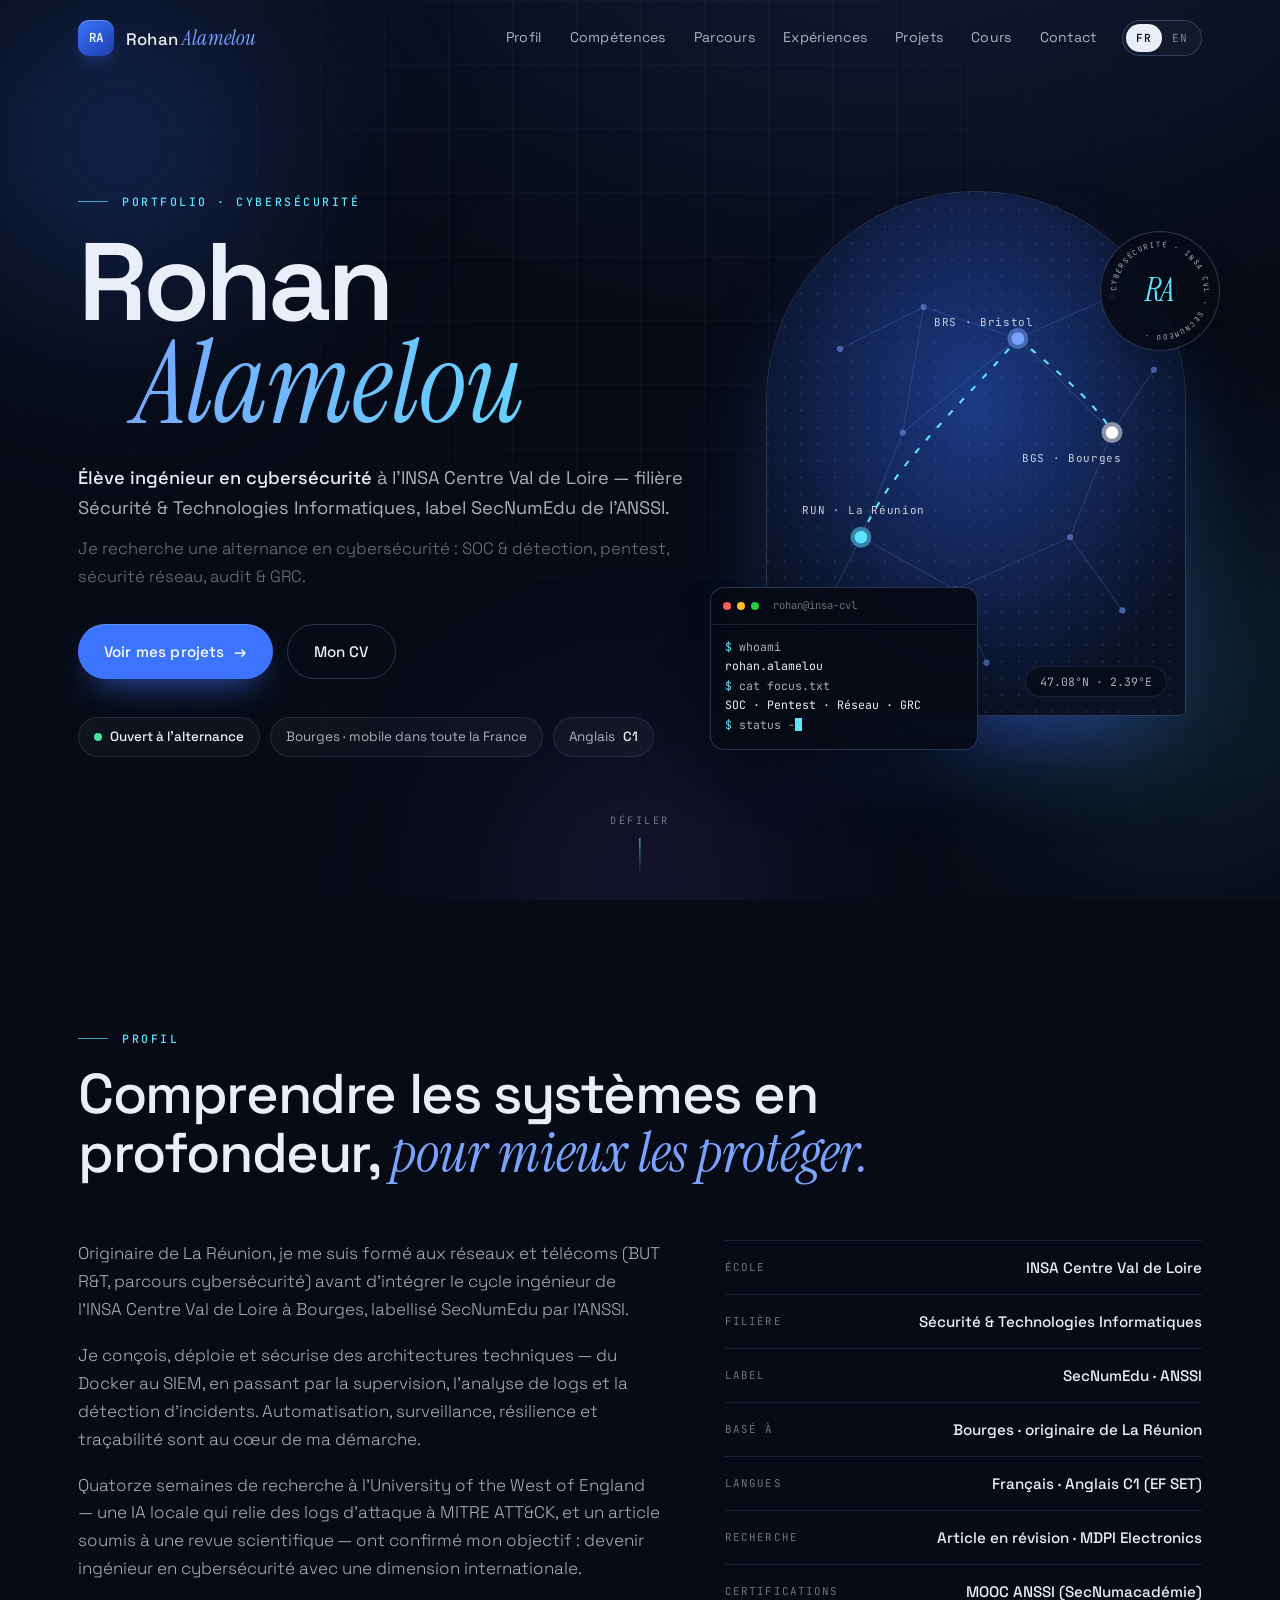
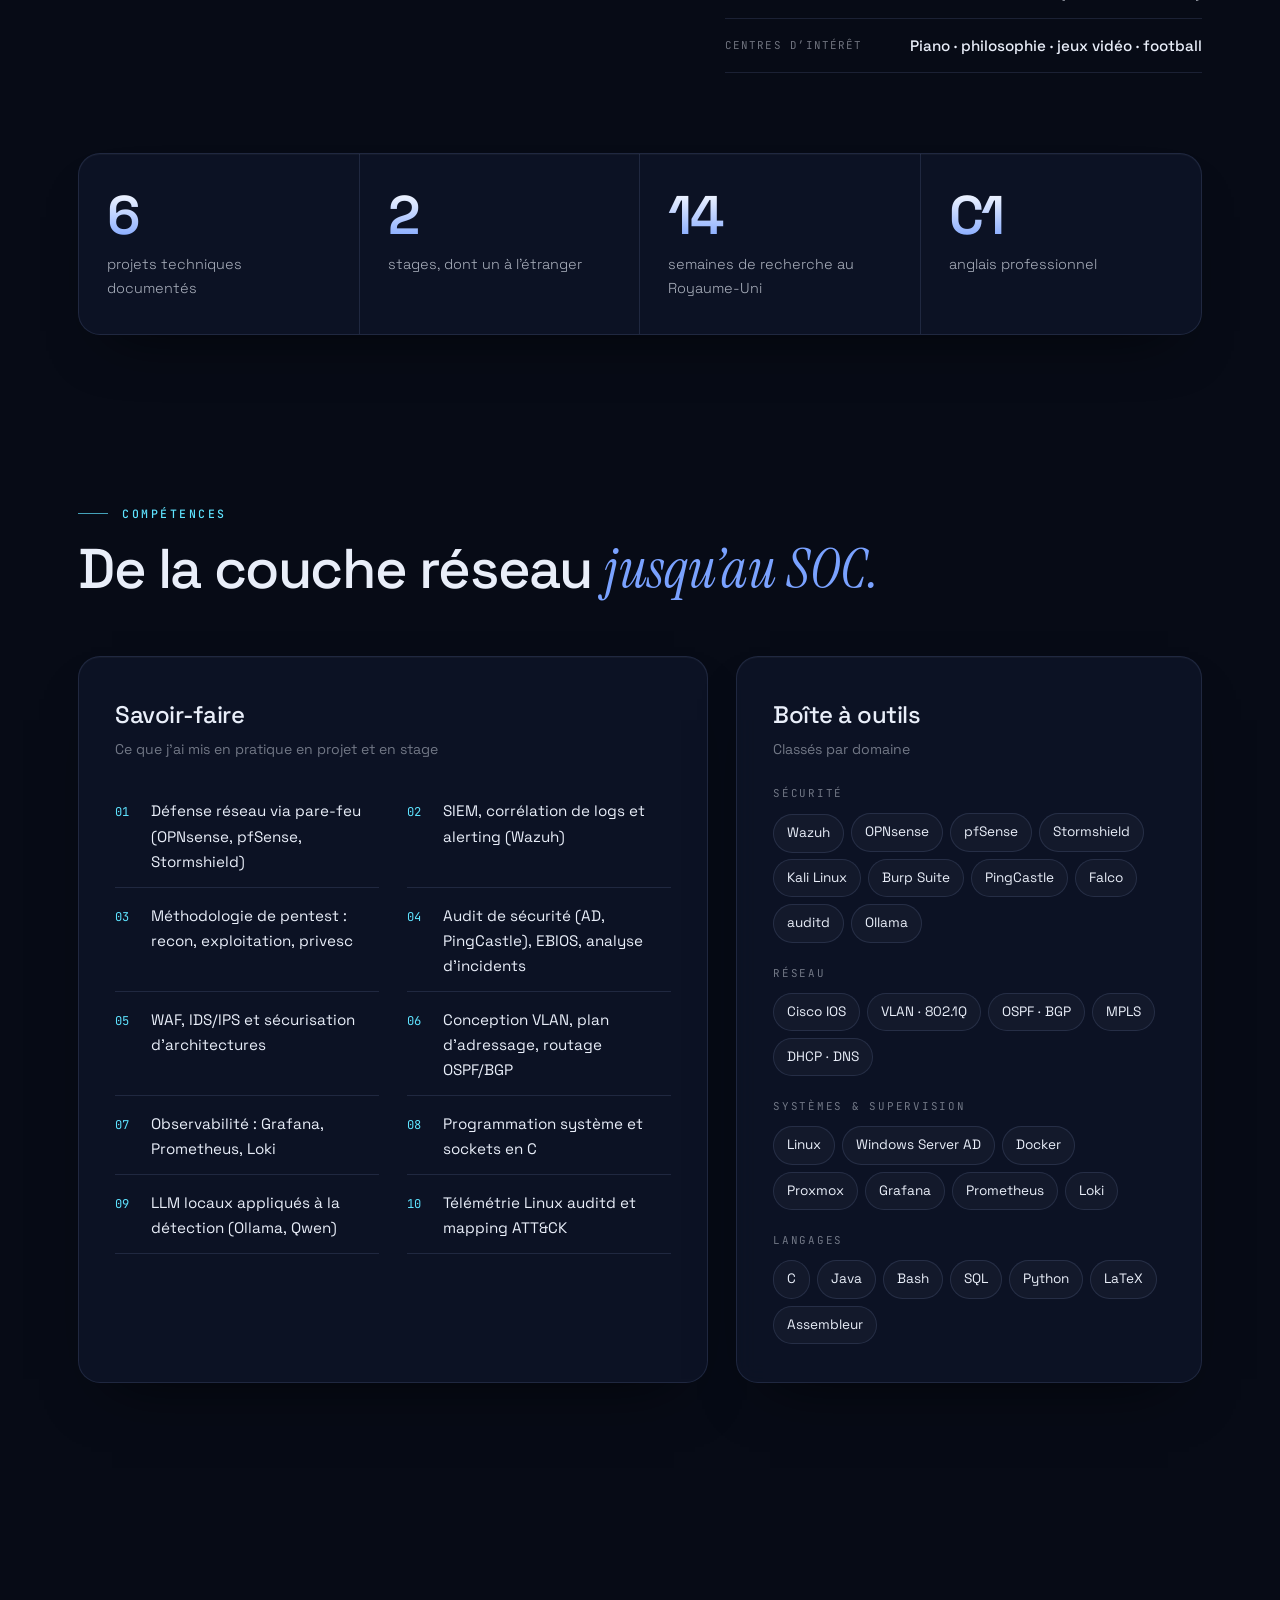
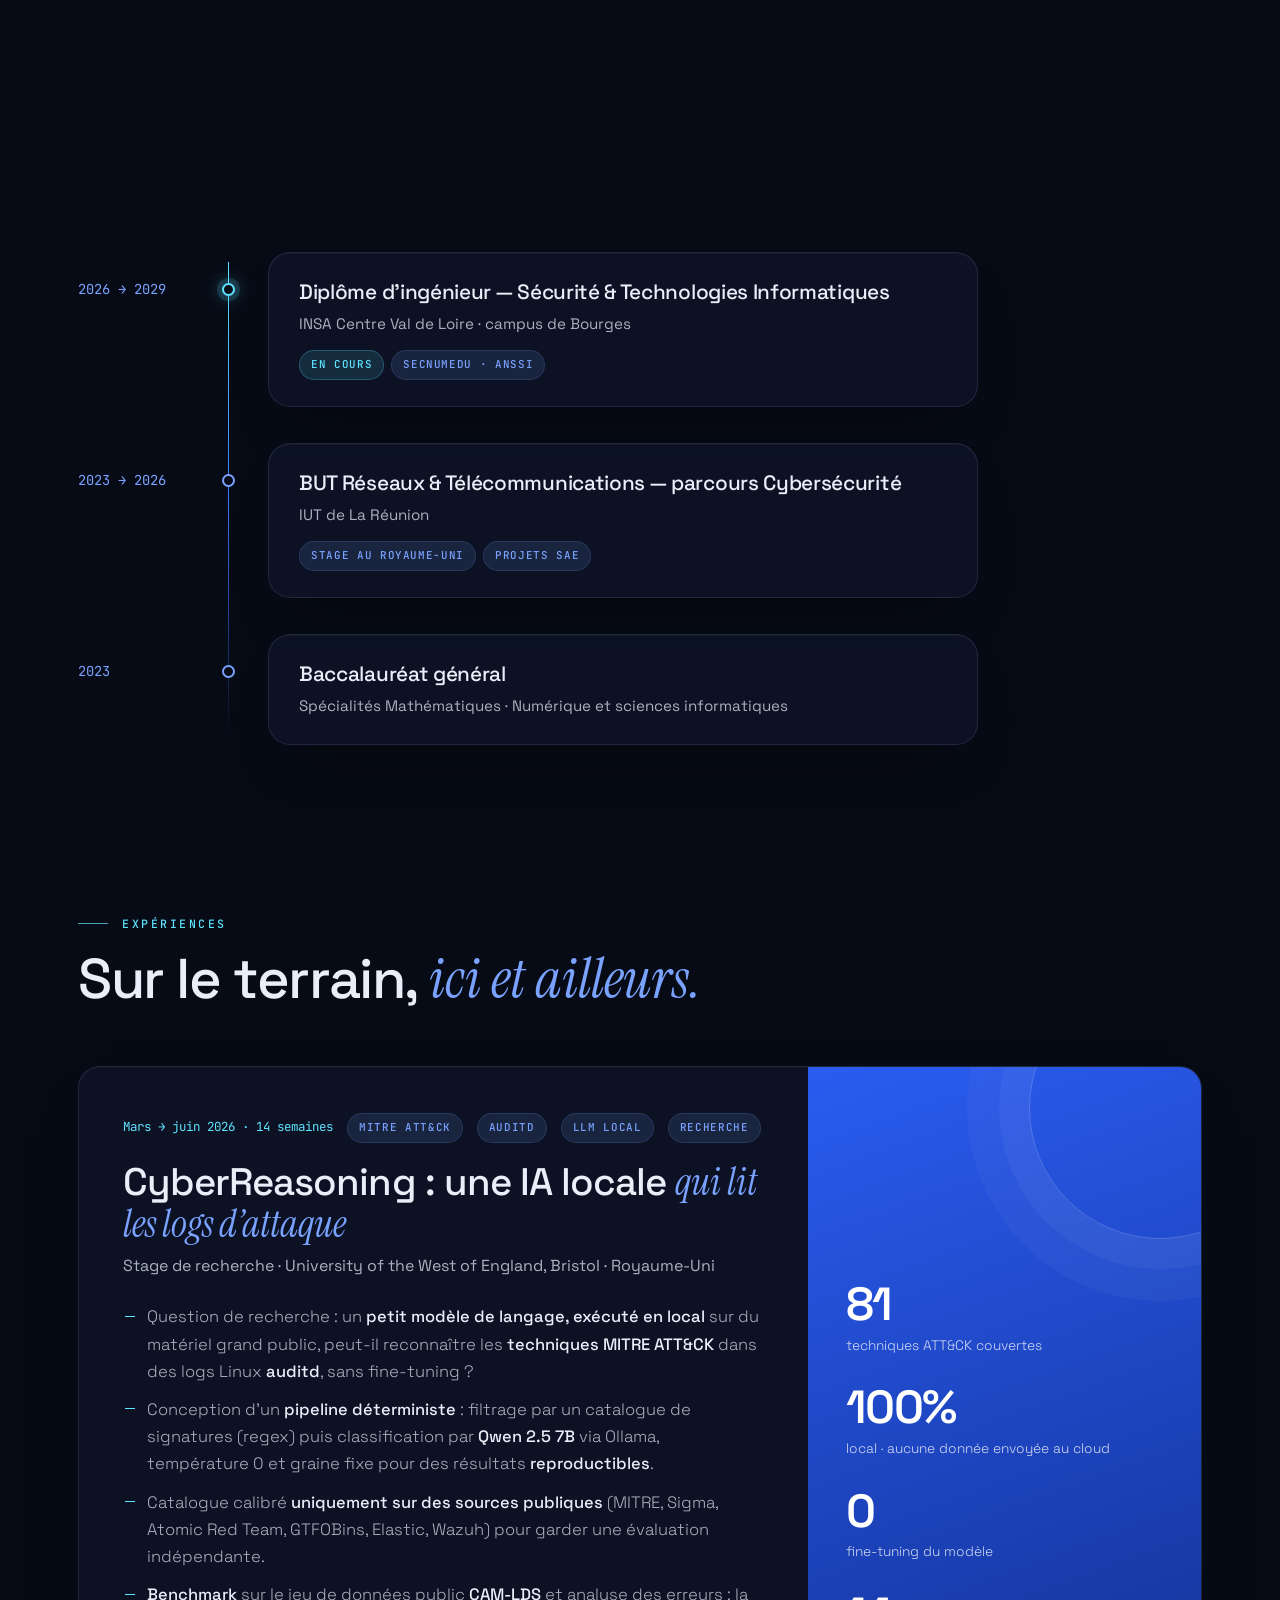
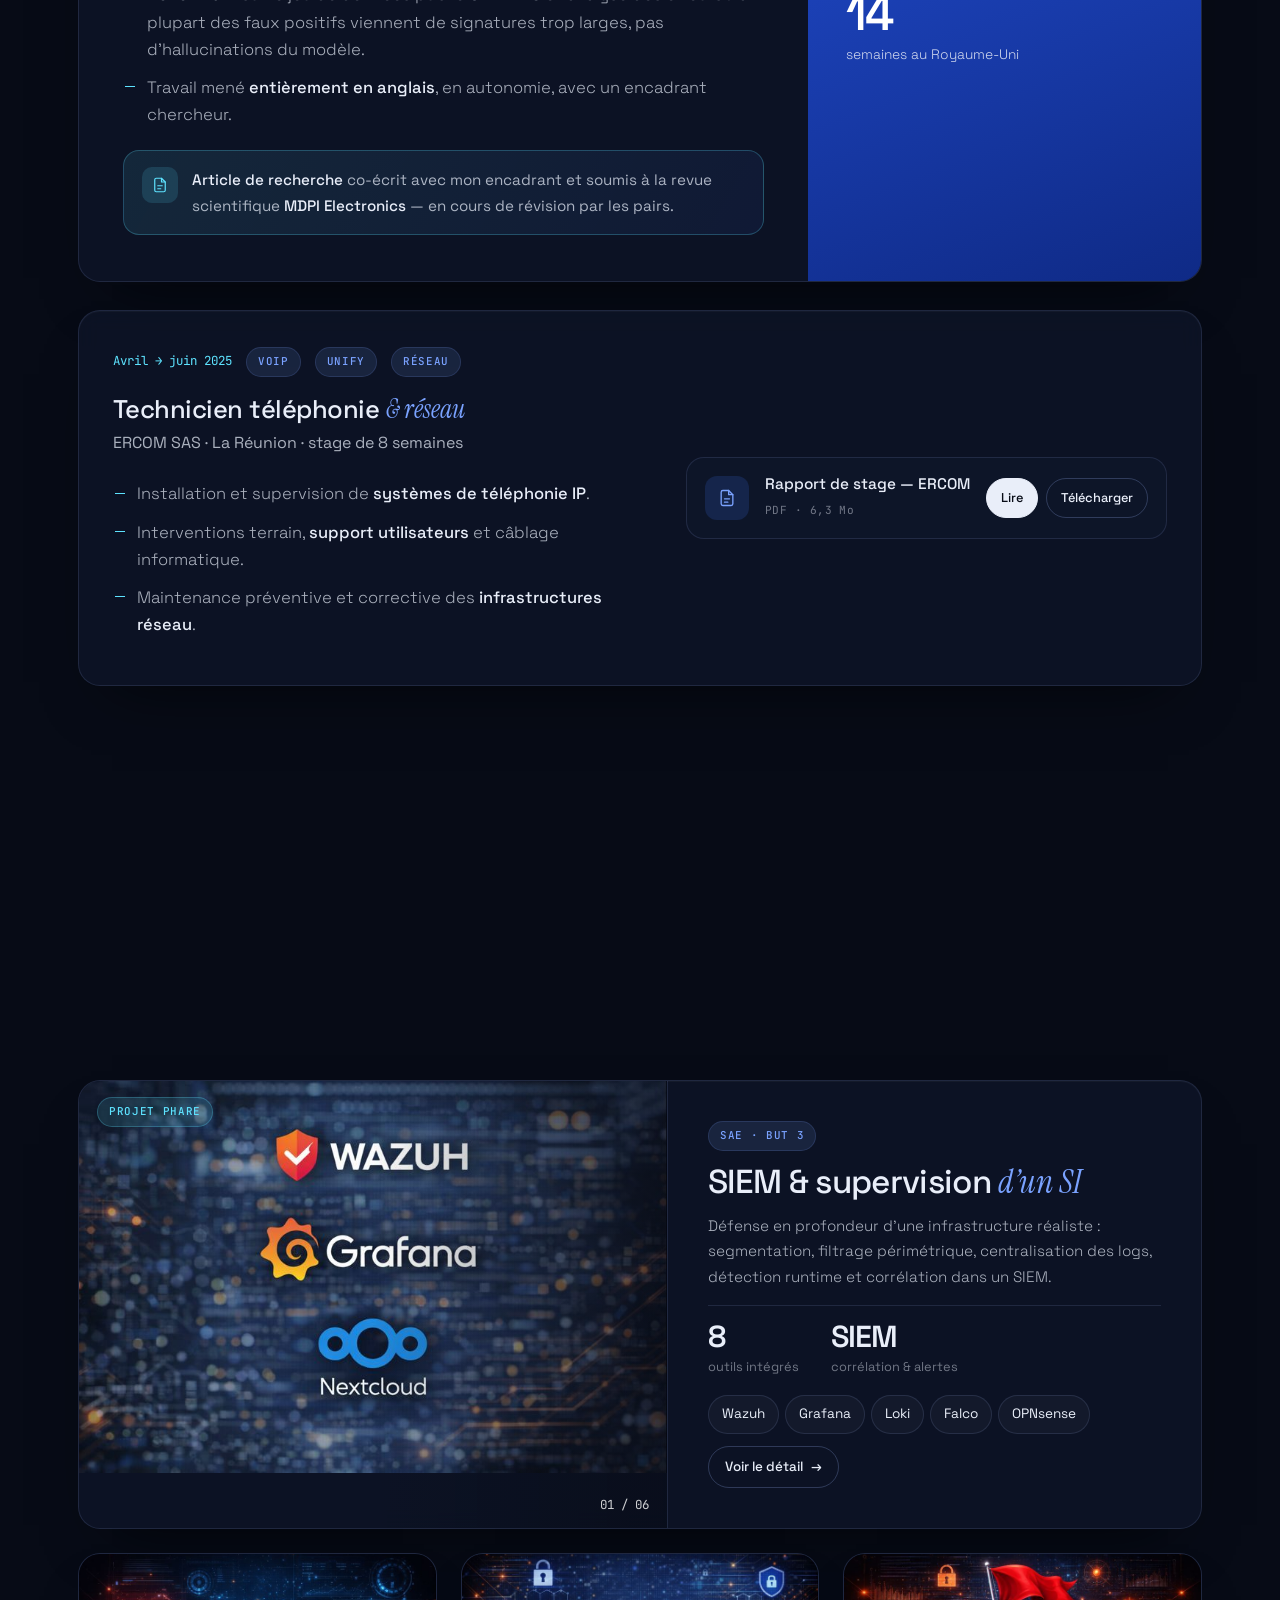
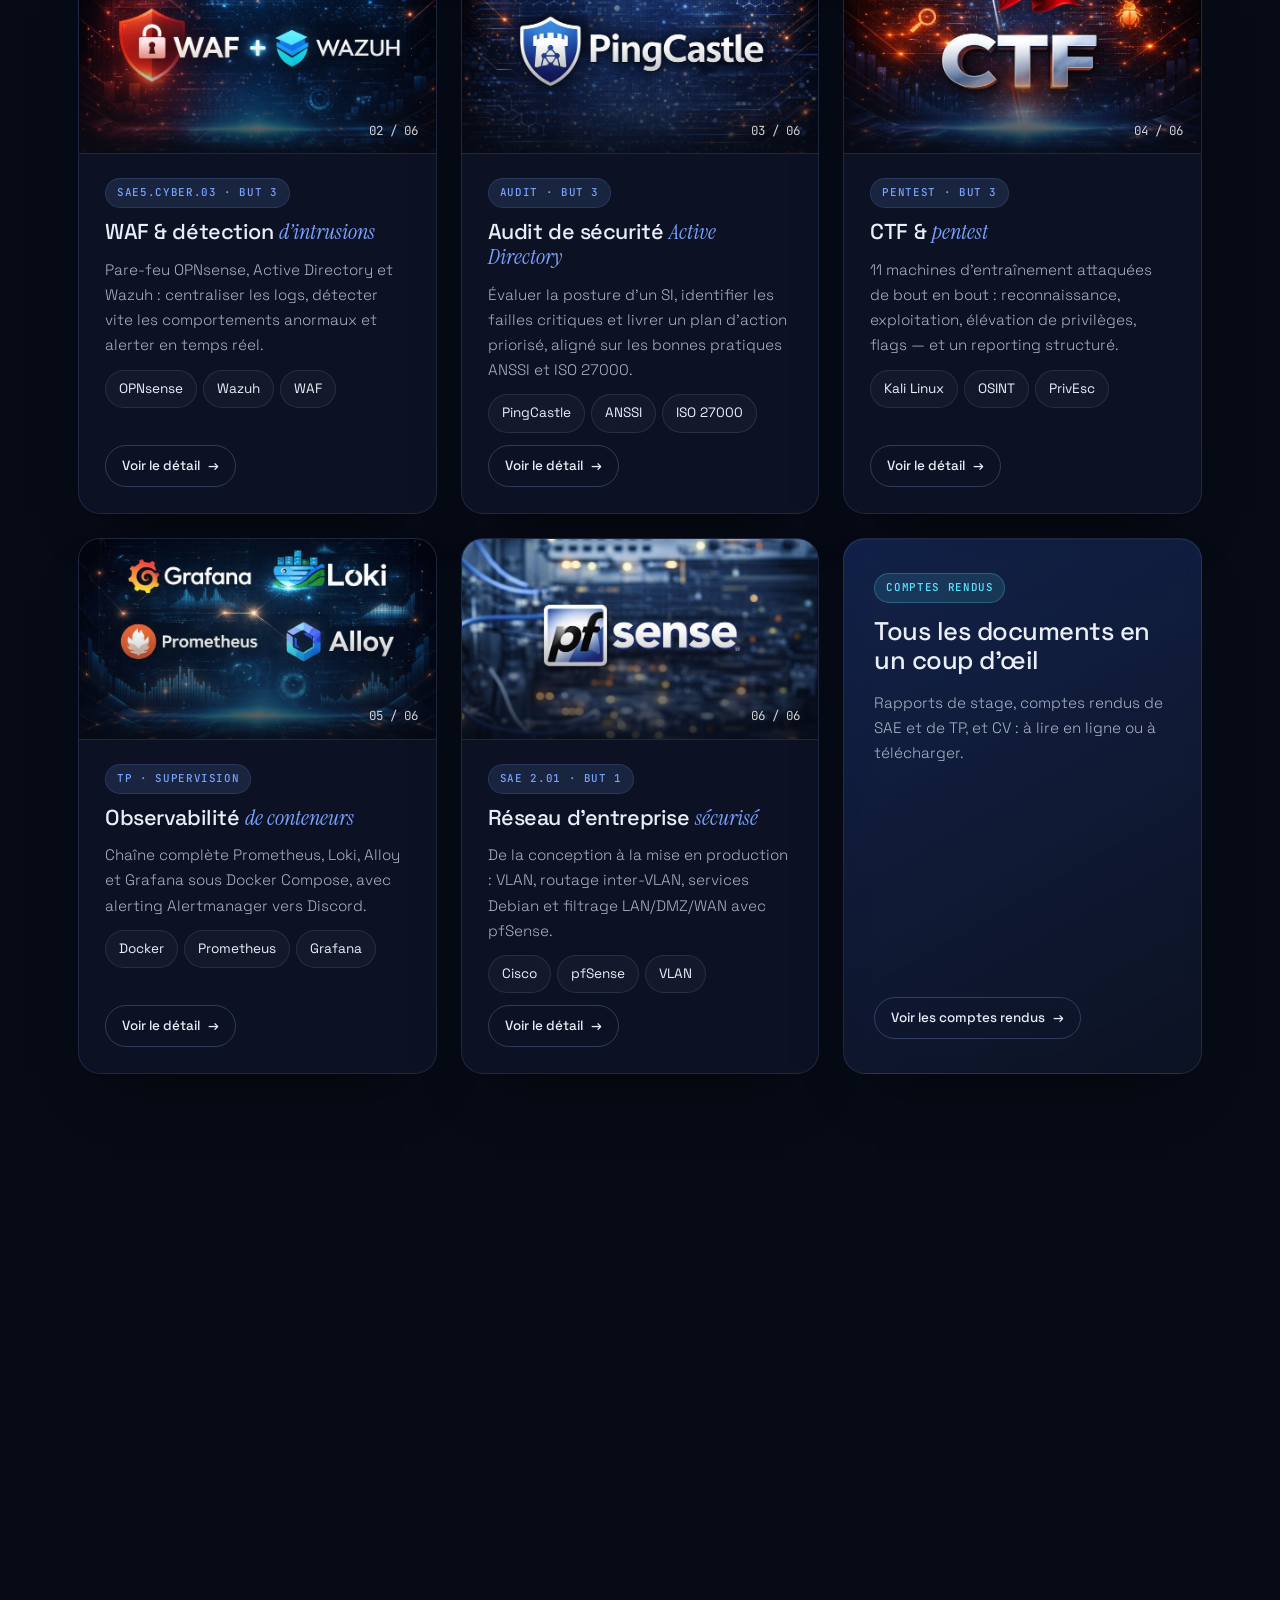
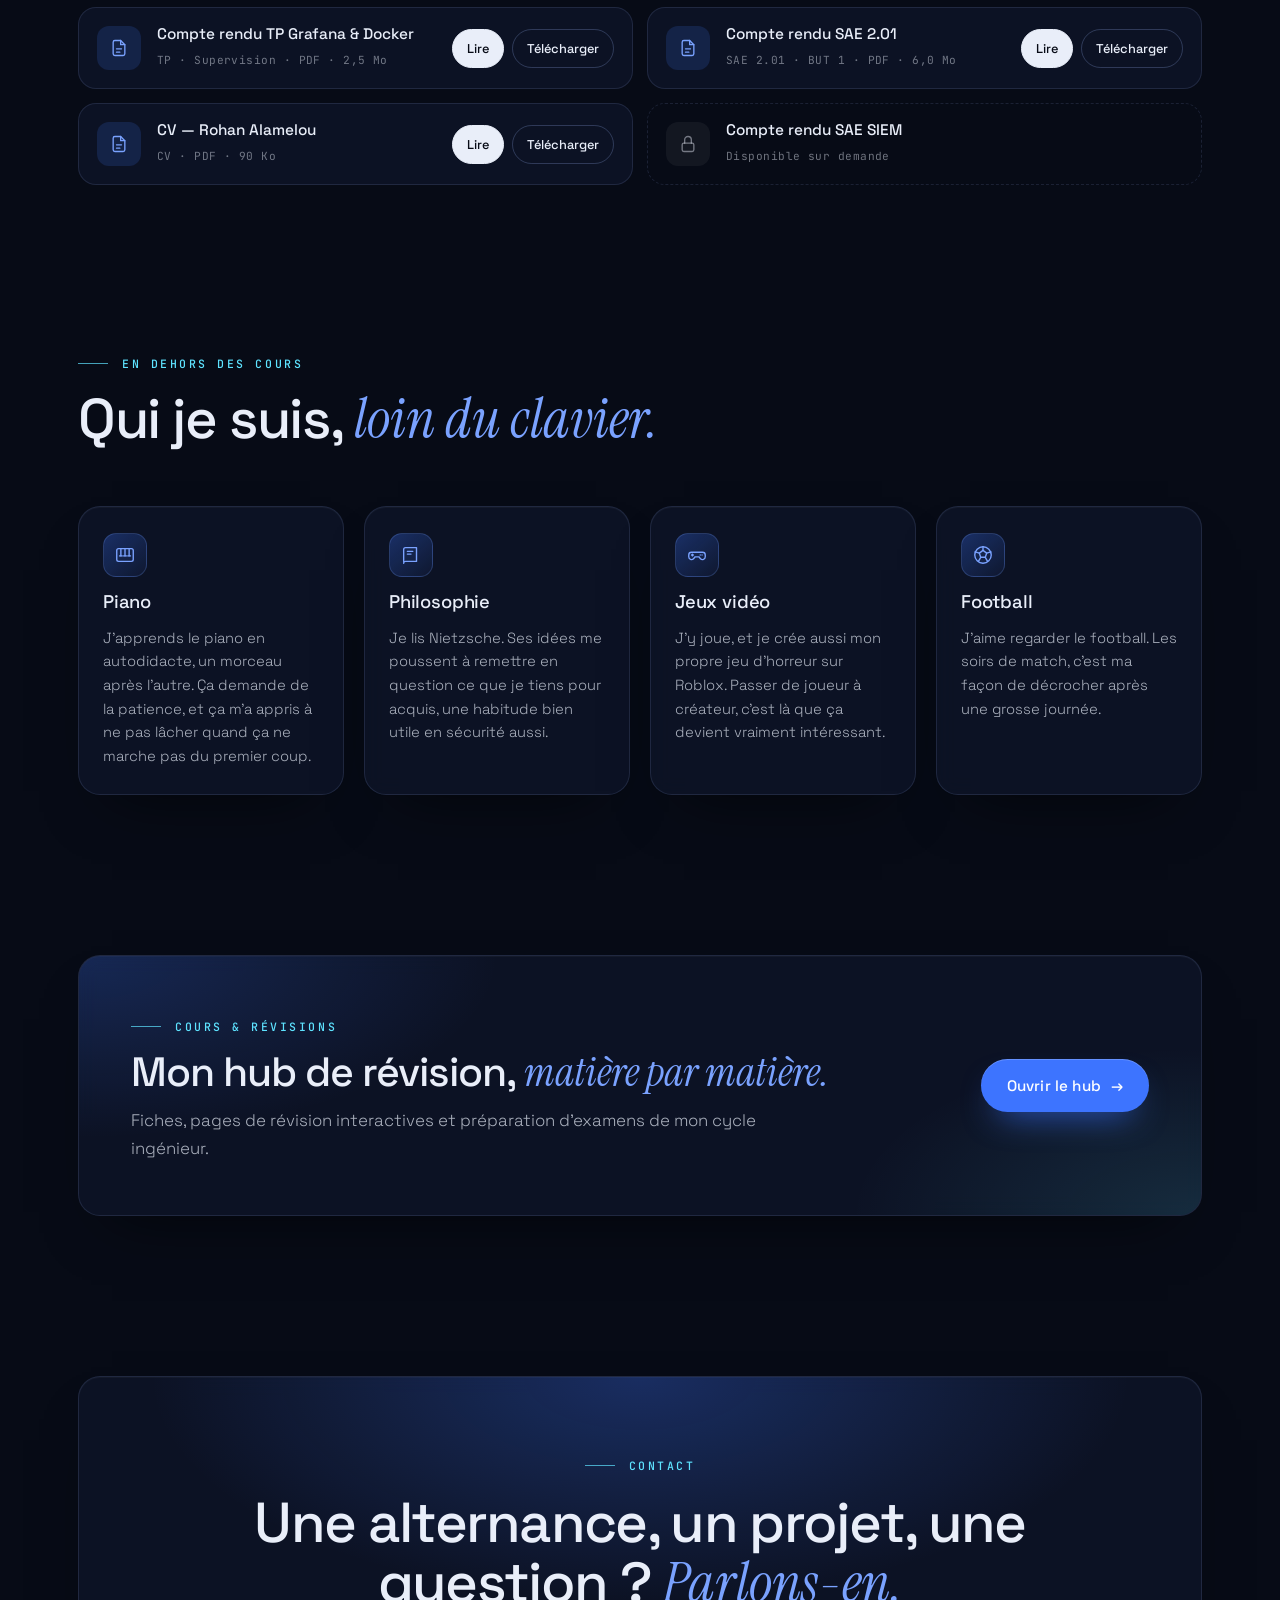
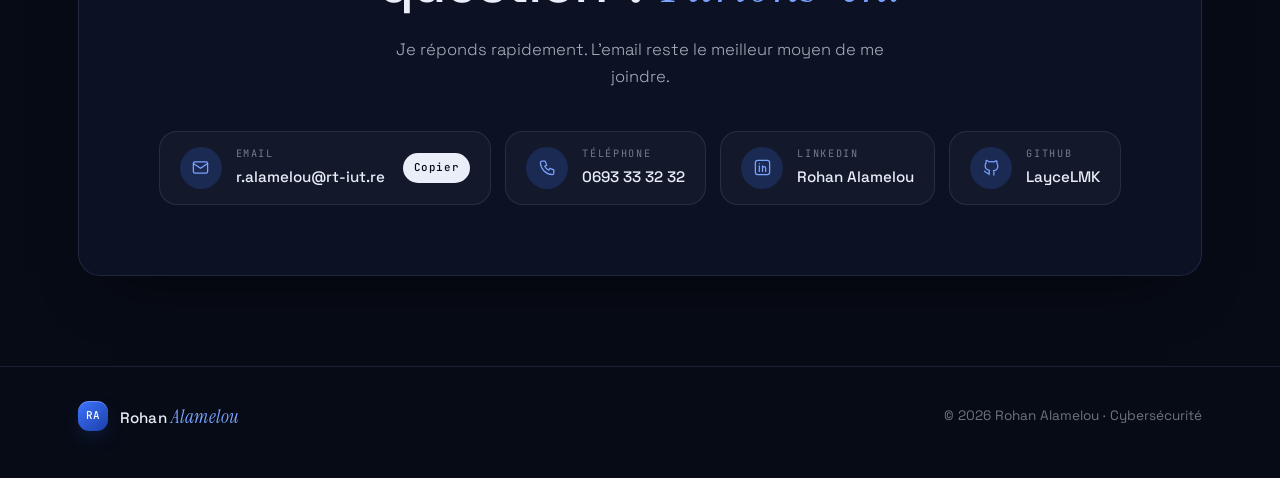
<file: index.html>
<!DOCTYPE html>
<html lang="fr">
<head>
    <meta charset="UTF-8">
    <meta name="viewport" content="width=device-width, initial-scale=1.0">
    <title>Rohan Alamelou — Élève ingénieur en cybersécurité</title>
    <meta name="description" content="Portfolio de Rohan Alamelou, élève ingénieur en cybersécurité à l'INSA Centre Val de Loire (STI, label SecNumEdu). SOC, pentest, sécurité réseau, audit.">
    <meta property="og:title" content="Rohan Alamelou — Élève ingénieur en cybersécurité">
    <meta property="og:description" content="Élève ingénieur en cybersécurité à l'INSA Centre Val de Loire, ouvert à l'alternance. SIEM, pentest, audit AD, recherche sur la détection MITRE ATT&amp;CK par IA locale.">
    <meta name="theme-color" content="#070b16">
    <link rel="canonical" href="https://laycelmk.github.io/AR-Portfolio/">
    <meta property="og:type" content="website">
    <meta property="og:url" content="https://laycelmk.github.io/AR-Portfolio/">
    <meta property="og:site_name" content="Rohan Alamelou">
    <meta property="og:locale" content="fr_FR">
    <meta property="og:image" content="https://laycelmk.github.io/AR-Portfolio/assets/img/og-image.jpg">
    <meta property="og:image:width" content="1200">
    <meta property="og:image:height" content="630">
    <meta property="og:image:alt" content="Rohan Alamelou — élève ingénieur en cybersécurité, INSA Centre Val de Loire">
    <meta name="twitter:card" content="summary_large_image">
    <meta name="twitter:title" content="Rohan Alamelou — Cybersécurité">
    <meta name="twitter:description" content="Élève ingénieur en cybersécurité à l'INSA Centre Val de Loire. SIEM, pentest, audit AD, recherche MITRE ATT&CK.">
    <meta name="twitter:image" content="https://laycelmk.github.io/AR-Portfolio/assets/img/og-image.jpg">
    <meta name="author" content="Rohan Alamelou">
    <script type="application/ld+json">
{
      "@context": "https://schema.org",
      "@type": "Person",
      "name": "Rohan Alamelou",
      "jobTitle": "Élève ingénieur en cybersécurité",
      "url": "https://laycelmk.github.io/AR-Portfolio/",
      "image": "https://laycelmk.github.io/AR-Portfolio/assets/img/og-image.jpg",
      "alumniOf": [
        {
          "@type": "CollegeOrUniversity",
          "name": "IUT de La Réunion"
        }
      ],
      "affiliation": {
        "@type": "CollegeOrUniversity",
        "name": "INSA Centre Val de Loire"
      },
      "knowsAbout": [
        "Cybersécurité",
        "SOC",
        "SIEM",
        "Wazuh",
        "Pentest",
        "Sécurité réseau",
        "Audit Active Directory",
        "MITRE ATT&CK",
        "Linux auditd",
        "LLM locaux"
      ],
      "knowsLanguage": [
        "fr",
        "en"
      ],
      "sameAs": [
        "https://www.linkedin.com/in/rohan-alamelou-676767abc/",
        "https://github.com/LayceLMK"
      ]
    }
    </script>
    <link rel="icon" type="image/svg+xml" href="assets/img/favicon.svg">
    <link rel="preconnect" href="https://fonts.googleapis.com">
    <link rel="preconnect" href="https://fonts.gstatic.com" crossorigin>
    <link href="https://fonts.googleapis.com/css2?family=Instrument+Serif:ital@0;1&family=JetBrains+Mono:wght@400;500&family=Space+Grotesk:wght@300;400;500;600;700&display=swap" rel="stylesheet">
    <link rel="stylesheet" href="assets/css/site.css?v=202611231050">
</head>
<body>
    <a class="skip" href="#profil" data-en="Skip to content">Aller au contenu</a>
    <!-- Fond animé -->
    <div class="ambient" aria-hidden="true">
        <span class="a"></span><span class="b"></span><span class="c"></span>
        <div class="grid-bg"></div>
    </div>

    <!--===== EN-TÊTE =====-->
    <header class="header" id="header">
        <nav class="nav wrap">
            <a href="#top" class="logo"><span class="logo__mark">RA</span><span>Rohan <i>Alamelou</i></span></a>
            <div class="nav__menu" id="nav-menu">
                <a href="#profil" class="nav__link" data-en="Profile">Profil</a>
                <a href="#competences" class="nav__link" data-en="Skills">Compétences</a>
                <a href="#parcours" class="nav__link" data-en="Journey">Parcours</a>
                <a href="#experiences" class="nav__link" data-en="Experience">Expériences</a>
                <a href="#projets" class="nav__link" data-en="Projects">Projets</a>
                <a href="cours.html" class="nav__link" data-en="Courses">Cours</a>
                <a href="#contact" class="nav__link" data-en="Contact">Contact</a>
                <div class="lang" role="group" aria-label="Langue / Language">
                    <button type="button" data-lang="fr" class="is-on" aria-label="Français" aria-pressed="true">FR</button>
                    <button type="button" data-lang="en" aria-label="English" aria-pressed="false">EN</button>
                </div>
            </div>
            <button class="nav__toggle" id="nav-toggle" type="button" aria-label="Menu" aria-expanded="false" aria-controls="nav-menu"><span></span><span></span></button>
        </nav>
    </header>

    <main id="top">
        <!--===== HERO =====-->
        <section class="hero">
            <div class="wrap hero__grid">
                <div class="hero__text">
                    <span class="eyebrow reveal" data-en="Portfolio · Cybersecurity">Portfolio · Cybersécurité</span>
                    <h1 class="hero__name reveal d1">Rohan<em>Alamelou</em></h1>
                    <p class="hero__role reveal d2" data-en="<strong>Cybersecurity engineering student</strong> at INSA Centre Val de Loire — Computer Security &amp; Technologies, ANSSI SecNumEdu label.">
                        <strong>Élève ingénieur en cybersécurité</strong> à l’INSA Centre Val de Loire — filière Sécurité &amp; Technologies Informatiques, label SecNumEdu de l’ANSSI.
                    </p>
                    <p class="hero__seek reveal d2" data-en="I’m looking for a cybersecurity work-study placement (alternance): SOC &amp; detection, pentest, network security, audit &amp; GRC.">
                        Je recherche une alternance en cybersécurité : SOC &amp; détection, pentest, sécurité réseau, audit &amp; GRC.
                    </p>
                    <div class="hero__cta reveal d3">
                        <a href="#projets" class="btn btn--solid"><span data-en="See my projects">Voir mes projets</span> <span class="arr">→</span></a>
                        <a href="assets/pdf/CV_Rohan_ALAMELOU.pdf" class="btn btn--ghost" data-pdf data-pdf-title="CV — Rohan Alamelou"><span data-en="My résumé">Mon CV</span></a>
                    </div>
                    <div class="hero__facts reveal d4">
                        <span class="fact"><i class="pulse"></i><b data-en="Open to work-study">Ouvert à l’alternance</b></span>
                        <span class="fact" data-en="Bourges · mobile across France">Bourges · mobile dans toute la France</span>
                        <span class="fact" data-en="English <b>C1</b>">Anglais <b>C1</b></span>
                    </div>
                </div>

                <!-- Visuel : réseau La Réunion → Bristol → Bourges -->
                <div class="hero__visual reveal d2" aria-hidden="true">
                    <div class="arch">
                        <svg viewBox="0 0 400 500" preserveAspectRatio="xMidYMid slice">
                            <defs>
                                <radialGradient id="glow" cx="50%" cy="40%" r="60%">
                                    <stop offset="0" stop-color="#2f6bff" stop-opacity=".45"/>
                                    <stop offset="1" stop-color="#2f6bff" stop-opacity="0"/>
                                </radialGradient>
                                <pattern id="dots" width="16" height="16" patternUnits="userSpaceOnUse">
                                    <circle cx="1" cy="1" r="1" fill="#8fb0ff" opacity=".18"/>
                                </pattern>
                            </defs>
                            <rect width="400" height="500" fill="#0a1124"/>
                            <rect width="400" height="500" fill="url(#dots)"/>
                            <rect width="400" height="500" fill="url(#glow)"/>
                            <!-- liens secondaires -->
                            <g stroke="#5d7fd6" stroke-opacity=".28" stroke-width="1" fill="none">
                                <path d="M70 150 L150 110 L240 140 L330 100"/>
                                <path d="M150 110 L130 230 L240 140"/>
                                <path d="M130 230 L90 330 L180 380 L290 330 L330 230 L240 140"/>
                                <path d="M180 380 L210 450"/><path d="M290 330 L340 400"/>
                                <path d="M90 330 L50 410"/><path d="M330 230 L370 170"/>
                            </g>
                            <!-- trajet principal -->
                            <path class="flow" d="M90 330 C 120 260, 190 200, 240 140" stroke="#5ee3ff" stroke-width="2" fill="none"/>
                            <path class="flow f2" d="M240 140 C 290 180, 320 210, 330 230" stroke="#5ee3ff" stroke-width="2" fill="none"/>
                            <g fill="#5d7fd6" opacity=".7">
                                <circle cx="70" cy="150" r="3"/><circle cx="150" cy="110" r="3"/><circle cx="130" cy="230" r="3"/>
                                <circle cx="180" cy="380" r="3"/><circle cx="290" cy="330" r="3"/><circle cx="210" cy="450" r="3"/>
                                <circle cx="340" cy="400" r="3"/><circle cx="50" cy="410" r="3"/><circle cx="370" cy="170" r="3"/><circle cx="330" cy="100" r="3"/>
                            </g>
                            <!-- nœuds clés -->
                            <g>
                                <circle class="pin" cx="90" cy="330" r="10" fill="#5ee3ff" opacity=".5"/>
                                <circle cx="90" cy="330" r="6" fill="#5ee3ff"/>
                                <text x="34" y="308" class="node-label">RUN · La Réunion</text>
                                <circle class="pin p2" cx="240" cy="140" r="10" fill="#7aa2ff" opacity=".5"/>
                                <circle cx="240" cy="140" r="6" fill="#7aa2ff"/>
                                <text x="160" y="128" class="node-label">BRS · Bristol</text>
                                <circle class="pin p3" cx="330" cy="230" r="10" fill="#ffffff" opacity=".5"/>
                                <circle cx="330" cy="230" r="6" fill="#ffffff"/>
                                <text x="244" y="258" class="node-label">BGS · Bourges</text>
                            </g>
                        </svg>
                        <span class="arch__coords">47.08°N · 2.39°E</span>
                    </div>
                    <!-- Terminal flottant -->
                    <div class="term">
                        <div class="term__bar"><i></i><i></i><i></i><span>rohan@insa-cvl</span></div>
                        <pre class="term__body" id="term"></pre>
                    </div>
                    <!-- Sceau tournant -->
                    <div class="seal">
                        <svg viewBox="0 0 140 140"><defs><path id="circ" d="M70,70 m-52,0 a52,52 0 1,1 104,0 a52,52 0 1,1 -104,0"/></defs>
                            <text><textPath href="#circ">Cybersécurité · INSA CVL · SecNumEdu ·</textPath></text>
                        </svg>
                        <b>RA</b>
                    </div>
                </div>
            </div>
            <a href="#profil" class="scroll-hint" data-en="Scroll">Défiler<i></i></a>
        </section>

        <!--===== PROFIL =====-->
        <section class="section" id="profil">
            <div class="wrap">
                <div class="head reveal">
                    <span class="eyebrow" data-en="Profile">Profil</span>
                    <h2 class="title" data-en="Understand systems in depth, <em>to protect them better.</em>">Comprendre les systèmes en profondeur, <em>pour mieux les protéger.</em></h2>
                </div>
                <div class="about__grid">
                    <div class="about__text reveal d1">
                        <p data-en="Originally from Réunion Island, I trained in networks and telecoms (BUT R&amp;T, cybersecurity track) before joining the engineering programme at INSA Centre Val de Loire in Bourges, which holds the ANSSI SecNumEdu label.">
                            Originaire de La Réunion, je me suis formé aux réseaux et télécoms (BUT R&amp;T, parcours cybersécurité) avant d’intégrer le cycle ingénieur de l’INSA Centre Val de Loire à Bourges, labellisé SecNumEdu par l’ANSSI.</p>
                        <p data-en="I design, deploy and secure technical architectures — from Docker to SIEM, through monitoring, log analysis and incident detection. Automation, monitoring, resilience and traceability are at the heart of how I work.">
                            Je conçois, déploie et sécurise des architectures techniques — du Docker au SIEM, en passant par la supervision, l’analyse de logs et la détection d’incidents. Automatisation, surveillance, résilience et traçabilité sont au cœur de ma démarche.</p>
                        <p data-en="Fourteen weeks of research at the University of the West of England — a local AI that maps attack logs to MITRE ATT&amp;CK, and a paper submitted to a scientific journal — confirmed my goal: to become a cybersecurity engineer with an international outlook.">
                            Quatorze semaines de recherche à l’University of the West of England — une IA locale qui relie des logs d’attaque à MITRE ATT&amp;CK, et un article soumis à une revue scientifique — ont confirmé mon objectif : devenir ingénieur en cybersécurité avec une dimension internationale.</p>
                    </div>
                    <ul class="about__list reveal d2">
                        <li><span data-en="School">École</span><b>INSA Centre Val de Loire</b></li>
                        <li><span data-en="Programme">Filière</span><b data-en="Computer Security &amp; Technologies">Sécurité &amp; Technologies Informatiques</b></li>
                        <li><span data-en="Label">Label</span><b>SecNumEdu · ANSSI</b></li>
                        <li><span data-en="Based in">Basé à</span><b data-en="Bourges · from Réunion Island">Bourges · originaire de La Réunion</b></li>
                        <li><span data-en="Languages">Langues</span><b data-en="French · English C1 (EF SET)">Français · Anglais C1 (EF SET)</b></li>
                        <li><span data-en="Research">Recherche</span><b data-en="Paper under review · MDPI Electronics">Article en révision · MDPI Electronics</b></li>
                        <li><span data-en="Certifications">Certifications</span><b data-en="ANSSI MOOC (SecNumacadémie)">MOOC ANSSI (SecNumacadémie)</b></li>
                        <li><span data-en="Interests">Centres d’intérêt</span><b data-en="Piano · philosophy · video games · football">Piano · philosophie · jeux vidéo · football</b></li>
                    </ul>
                </div>

                <div class="stats card reveal">
                    <div class="stat"><div class="stat__num" data-count="6">6</div><div class="stat__label" data-en="documented technical projects">projets techniques documentés</div></div>
                    <div class="stat"><div class="stat__num" data-count="2">2</div><div class="stat__label" data-en="internships, one abroad">stages, dont un à l’étranger</div></div>
                    <div class="stat"><div class="stat__num" data-count="14">14</div><div class="stat__label" data-en="weeks of research in the UK">semaines de recherche au Royaume-Uni</div></div>
                    <div class="stat"><div class="stat__num">C1</div><div class="stat__label" data-en="professional English">anglais professionnel</div></div>
                </div>
            </div>
        </section>

        <!--===== COMPÉTENCES =====-->
        <section class="section" id="competences">
            <div class="wrap">
                <div class="head reveal">
                    <span class="eyebrow" data-en="Skills">Compétences</span>
                    <h2 class="title" data-en="From the network layer <em>to the SOC.</em>">De la couche réseau <em>jusqu’au SOC.</em></h2>
                </div>
                <div class="skills__grid">
                    <div class="card skills__block reveal d1">
                        <h3 class="skills__h" data-en="Know-how">Savoir-faire</h3>
                        <p class="skills__sub" data-en="What I’ve put into practice in projects and internships">Ce que j’ai mis en pratique en projet et en stage</p>
                        <ol class="knowhow">
                            <li data-en="Network defence with firewalls (OPNsense, pfSense, Stormshield)">Défense réseau via pare-feu (OPNsense, pfSense, Stormshield)</li>
                            <li data-en="SIEM, log correlation and alerting (Wazuh)">SIEM, corrélation de logs et alerting (Wazuh)</li>
                            <li data-en="Pentest methodology: recon, exploitation, privesc">Méthodologie de pentest : recon, exploitation, privesc</li>
                            <li data-en="Security audits (AD, PingCastle), EBIOS, incident analysis">Audit de sécurité (AD, PingCastle), EBIOS, analyse d’incidents</li>
                            <li data-en="WAF, IDS/IPS and architecture hardening">WAF, IDS/IPS et sécurisation d’architectures</li>
                            <li data-en="VLAN design, addressing plans, OSPF/BGP routing">Conception VLAN, plan d’adressage, routage OSPF/BGP</li>
                            <li data-en="Observability: Grafana, Prometheus, Loki">Observabilité : Grafana, Prometheus, Loki</li>
                            <li data-en="Systems programming and sockets in C">Programmation système et sockets en C</li>
                            <li data-en="Local LLMs applied to detection (Ollama, Qwen)">LLM locaux appliqués à la détection (Ollama, Qwen)</li>
                            <li data-en="Linux auditd telemetry and ATT&amp;CK mapping">Télémétrie Linux auditd et mapping ATT&amp;CK</li>
                        </ol>
                    </div>
                    <div class="card skills__block reveal d2">
                        <h3 class="skills__h" data-en="Toolbox">Boîte à outils</h3>
                        <p class="skills__sub" data-en="Grouped by area">Classés par domaine</p>
                        <div class="tools__group">
                            <div class="tools__cat" data-en="Security">Sécurité</div>
                            <div class="tools"><span class="tool">Wazuh</span><span class="tool">OPNsense</span><span class="tool">pfSense</span><span class="tool">Stormshield</span><span class="tool">Kali Linux</span><span class="tool">Burp Suite</span><span class="tool">PingCastle</span><span class="tool">Falco</span><span class="tool">auditd</span><span class="tool">Ollama</span></div>
                        </div>
                        <div class="tools__group">
                            <div class="tools__cat" data-en="Network">Réseau</div>
                            <div class="tools"><span class="tool">Cisco IOS</span><span class="tool">VLAN · 802.1Q</span><span class="tool">OSPF · BGP</span><span class="tool">MPLS</span><span class="tool">DHCP · DNS</span></div>
                        </div>
                        <div class="tools__group">
                            <div class="tools__cat" data-en="Systems &amp; monitoring">Systèmes &amp; supervision</div>
                            <div class="tools"><span class="tool">Linux</span><span class="tool">Windows Server AD</span><span class="tool">Docker</span><span class="tool">Proxmox</span><span class="tool">Grafana</span><span class="tool">Prometheus</span><span class="tool">Loki</span></div>
                        </div>
                        <div class="tools__group">
                            <div class="tools__cat" data-en="Languages">Langages</div>
                            <div class="tools"><span class="tool">C</span><span class="tool">Java</span><span class="tool">Bash</span><span class="tool">SQL</span><span class="tool">Python</span><span class="tool">LaTeX</span><span class="tool">Assembleur</span></div>
                        </div>
                    </div>
                </div>
                <div class="levels">
                    <div class="card level reveal d1"><div class="level__top"><span class="level__name" data-en="Cybersecurity">Cybersécurité</span><span class="level__lvl" data-en="Advanced">Avancé</span></div><div class="bar"><i data-w="85"></i></div></div>
                    <div class="card level reveal d2"><div class="level__top"><span class="level__name" data-en="Networks">Réseaux</span><span class="level__lvl" data-en="Advanced">Avancé</span></div><div class="bar"><i data-w="85"></i></div></div>
                    <div class="card level reveal d3"><div class="level__top"><span class="level__name" data-en="Monitoring">Supervision</span><span class="level__lvl" data-en="Intermediate">Intermédiaire</span></div><div class="bar"><i data-w="65"></i></div></div>
                    <div class="card level reveal d4"><div class="level__top"><span class="level__name" data-en="Systems &amp; virtualisation">Systèmes &amp; virtualisation</span><span class="level__lvl" data-en="Intermediate">Intermédiaire</span></div><div class="bar"><i data-w="65"></i></div></div>
                </div>
            </div>
        </section>

        <!--===== PARCOURS =====-->
        <section class="section" id="parcours">
            <div class="wrap">
                <div class="head reveal">
                    <span class="eyebrow" data-en="Journey">Parcours</span>
                    <h2 class="title" data-en="From Réunion Island <em>to Bourges.</em>">De La Réunion <em>à Bourges.</em></h2>
                </div>
                <div class="timeline">
                    <div class="tl reveal">
                        <div class="tl__date">2026 → 2029</div><i class="tl__dot tl__dot--now"></i>
                        <div class="tl__body card">
                            <h3 class="tl__title" data-en="Engineering degree — Computer Security &amp; Technologies">Diplôme d’ingénieur — Sécurité &amp; Technologies Informatiques</h3>
                            <p class="tl__school" data-en="INSA Centre Val de Loire · Bourges campus">INSA Centre Val de Loire · campus de Bourges</p>
                            <div class="tl__tags"><span class="tag tag--hot" data-en="In progress">En cours</span><span class="tag">SecNumEdu · ANSSI</span></div>
                        </div>
                    </div>
                    <div class="tl reveal">
                        <div class="tl__date">2023 → 2026</div><i class="tl__dot"></i>
                        <div class="tl__body card">
                            <h3 class="tl__title" data-en="BUT Networks &amp; Telecoms — Cybersecurity track">BUT Réseaux &amp; Télécommunications — parcours Cybersécurité</h3>
                            <p class="tl__school" data-en="IUT de La Réunion">IUT de La Réunion</p>
                            <div class="tl__tags"><span class="tag" data-en="Internship in the UK">Stage au Royaume-Uni</span><span class="tag" data-en="SAE projects">Projets SAE</span></div>
                        </div>
                    </div>
                    <div class="tl reveal">
                        <div class="tl__date">2023</div><i class="tl__dot"></i>
                        <div class="tl__body card">
                            <h3 class="tl__title" data-en="Baccalauréat">Baccalauréat général</h3>
                            <p class="tl__school" data-en="Majors: Mathematics · Computer Science (NSI)">Spécialités Mathématiques · Numérique et sciences informatiques</p>
                        </div>
                    </div>
                </div>
            </div>
        </section>

        <!--===== EXPÉRIENCES =====-->
        <section class="section" id="experiences">
            <div class="wrap">
                <div class="head reveal">
                    <span class="eyebrow" data-en="Experience">Expériences</span>
                    <h2 class="title" data-en="In the field, <em>here and abroad.</em>">Sur le terrain, <em>ici et ailleurs.</em></h2>
                </div>
                <div id="xp-list"></div>
            </div>
        </section>

        <!--===== PROJETS =====-->
        <section class="section" id="projets">
            <div class="wrap">
                <div class="head reveal">
                    <span class="eyebrow" data-en="Projects">Projets</span>
                    <h2 class="title" data-en="Hands-on work, <em>with the reports to prove it.</em>">Du concret, <em>comptes rendus à l’appui.</em></h2>
                    <p class="lede" data-en="Each project opens with its full description, the skills involved and its report, readable right here.">Chaque projet s’ouvre sur sa description complète, les compétences mobilisées et son compte rendu, consultable directement ici.</p>
                </div>
                <div class="projects" id="projects"></div>
            </div>
        </section>

        <!--===== COMPTES RENDUS =====-->
        <section class="section" id="documents">
            <div class="wrap">
                <div class="head reveal">
                    <span class="eyebrow" data-en="Reports">Comptes rendus</span>
                    <h2 class="title" data-en="All my documents, <em>in one place.</em>">Tous mes documents, <em>au même endroit.</em></h2>
                </div>
                <div class="docs-grid" id="docs-grid"></div>
            </div>
        </section>

        <!--===== CENTRES D'INTÉRÊT =====-->
        <section class="section" id="ailleurs">
            <div class="wrap">
                <div class="head reveal">
                    <span class="eyebrow" data-en="Outside of class">En dehors des cours</span>
                    <h2 class="title" data-en="Who I am, <em>away from the keyboard.</em>">Qui je suis, <em>loin du clavier.</em></h2>
                </div>
                <div class="beyond">
                    <div class="hobbies">
                        <article class="card hobby reveal d1">
                            <span class="hobby__ico" aria-hidden="true"><svg viewBox="0 0 24 24"><rect x="3" y="5" width="18" height="14" rx="2"/><path d="M7.5 5v8M12 5v8M16.5 5v8"/><path d="M6 13h3M10.5 13h3M15 13h3"/></svg></span>
                            <h3 class="hobby__name">Piano</h3>
                            <p data-en="I’m teaching myself the piano, one piece at a time. It takes patience — and it’s taught me not to give up when things don’t work the first time.">J’apprends le piano en autodidacte, un morceau après l’autre. Ça demande de la patience, et ça m’a appris à ne pas lâcher quand ça ne marche pas du premier coup.</p>
                        </article>
                        <article class="card hobby reveal d2">
                            <span class="hobby__ico" aria-hidden="true"><svg viewBox="0 0 24 24"><path d="M4 19V6a2 2 0 0 1 2-2h12v15H6a2 2 0 0 0-2 2"/><path d="M8 8h6M8 11h4"/></svg></span>
                            <h3 class="hobby__name" data-en="Philosophy">Philosophie</h3>
                            <p data-en="I read Nietzsche. His ideas push me to question what I take for granted — a useful habit in security, too.">Je lis Nietzsche. Ses idées me poussent à remettre en question ce que je tiens pour acquis, une habitude bien utile en sécurité aussi.</p>
                        </article>
                        <article class="card hobby reveal d3">
                            <span class="hobby__ico" aria-hidden="true"><svg viewBox="0 0 24 24"><path d="M6 9h12a3 3 0 0 1 3 3v2a3 3 0 0 1-5.2 2L14 14h-4l-1.8 2A3 3 0 0 1 3 14v-2a3 3 0 0 1 3-3"/><path d="M7 11v2M6 12h2M15.5 12h.01M17.5 12h.01"/></svg></span>
                            <h3 class="hobby__name" data-en="Video games">Jeux vidéo</h3>
                            <p data-en="I play, and I’m also building my own horror game on Roblox. Going from player to creator is where it gets really interesting.">J’y joue, et je crée aussi mon propre jeu d’horreur sur Roblox. Passer de joueur à créateur, c’est là que ça devient vraiment intéressant.</p>
                        </article>
                        <article class="card hobby reveal d4">
                            <span class="hobby__ico" aria-hidden="true"><svg viewBox="0 0 24 24"><circle cx="12" cy="12" r="9"/><path d="m12 7 4 3-1.5 4.5h-5L8 10z"/><path d="M12 3v4M16 10l4.5-1.5M14.5 14.5 17 19M9.5 14.5 7 19M8 10 3.5 8.5"/></svg></span>
                            <h3 class="hobby__name">Football</h3>
                            <p data-en="I love watching football. Match nights are my way to switch off after a long day.">J’aime regarder le football. Les soirs de match, c’est ma façon de décrocher après une grosse journée.</p>
                        </article>
                    </div>
                </div>
            </div>
        </section>

        <!--===== COURS =====-->
        <section class="section">
            <div class="wrap">
                <a href="cours.html" class="course-band card reveal">
                    <div>
                        <span class="eyebrow" data-en="Courses &amp; revision">Cours &amp; révisions</span>
                        <h2 class="course-band__title" data-en="My revision hub, <em>subject by subject.</em>">Mon hub de révision, <em>matière par matière.</em></h2>
                        <p class="lede" data-en="Summary sheets, interactive revision pages and exam prep from my engineering courses.">Fiches, pages de révision interactives et préparation d’examens de mon cycle ingénieur.</p>
                    </div>
                    <span class="btn btn--solid"><span data-en="Open the hub">Ouvrir le hub</span> <span class="arr">→</span></span>
                </a>
            </div>
        </section>

        <!--===== CONTACT =====-->
        <section class="contact" id="contact">
            <div class="wrap">
                <div class="contact__box card reveal">
                    <span class="eyebrow" data-en="Contact">Contact</span>
                    <h2 class="contact__title" data-en="An alternance, a project, a question? <em>Let’s talk.</em>">Une alternance, un projet, une question ? <em>Parlons-en.</em></h2>
                    <p class="contact__lede" data-en="I reply quickly. Email is the best way to reach me.">Je réponds rapidement. L’email reste le meilleur moyen de me joindre.</p>
                    <div class="contact__row">
                        <a class="chan" href="mailto:r.alamelou@rt-iut.re">
                            <span class="chan__ico"><svg viewBox="0 0 24 24"><rect x="3" y="5" width="18" height="14" rx="2"/><path d="m3 7 9 6 9-6"/></svg></span>
                            <span><small>Email</small><b>r.alamelou@rt-iut.re</b></span>
                            <button type="button" class="copy" data-copy="r.alamelou@rt-iut.re" data-en="Copy">Copier</button>
                        </a>
                        <a class="chan" href="tel:+262693333232">
                            <span class="chan__ico"><svg viewBox="0 0 24 24"><path d="M5 4h4l2 5-2.5 1.5a11 11 0 0 0 5 5L15 13l5 2v4a2 2 0 0 1-2 2A16 16 0 0 1 3 6a2 2 0 0 1 2-2"/></svg></span>
                            <span><small data-en="Phone">Téléphone</small><b>0693 33 32 32</b></span>
                        </a>
                        <a class="chan" href="https://www.linkedin.com/in/rohan-alamelou-676767abc/" target="_blank" rel="noopener">
                            <span class="chan__ico"><svg viewBox="0 0 24 24"><rect x="3" y="3" width="18" height="18" rx="3"/><path d="M8 10v7M8 7v.01M12 17v-4a2 2 0 0 1 4 0v4M12 10v7"/></svg></span>
                            <span><small>LinkedIn</small><b>Rohan Alamelou</b></span>
                        </a>
                        <a class="chan" href="https://github.com/LayceLMK" target="_blank" rel="noopener">
                            <span class="chan__ico"><svg viewBox="0 0 24 24"><path d="M9 19c-4 1.5-4-2-6-2.5m12 5v-3.5c0-1 .1-1.4-.5-2 2.8-.3 5.5-1.4 5.5-6a4.6 4.6 0 0 0-1.3-3.2 4.2 4.2 0 0 0-.1-3.2s-1.1-.3-3.5 1.3a12 12 0 0 0-6.2 0C6.5 2.8 5.4 3.1 5.4 3.1a4.2 4.2 0 0 0-.1 3.2A4.6 4.6 0 0 0 4 9.5c0 4.6 2.7 5.7 5.5 6-.6.6-.6 1.2-.5 2V21"/></svg></span>
                            <span><small>GitHub</small><b>LayceLMK</b></span>
                        </a>
                    </div>
                </div>
            </div>
        </section>
    </main>

    <footer class="footer">
        <div class="wrap">
            <span class="logo"><span class="logo__mark">RA</span><span>Rohan <i>Alamelou</i></span></span>
            <span data-en="© 2026 Rohan Alamelou · Cybersecurity">© 2026 Rohan Alamelou · Cybersécurité</span>
        </div>
    </footer>

    <!-- Panneau de détail d'un projet -->
    <div class="drawer" id="drawer" aria-hidden="true">
        <div class="drawer__veil" data-close></div>
        <aside class="drawer__panel" role="dialog" aria-modal="true" aria-labelledby="d-title">
            <div class="drawer__top"><span class="tag" id="d-context"></span><button class="drawer__close" type="button" data-close aria-label="Fermer">×</button></div>
            <div class="drawer__scroll" id="drawer-content"></div>
            <div class="d-nav"><button type="button" id="d-prev"></button><button type="button" id="d-next"></button></div>
        </aside>
    </div>

    <!-- Lecteur PDF -->
    <div class="modal" id="pdf-modal" aria-hidden="true">
        <div class="modal__panel" role="dialog" aria-modal="true" aria-labelledby="pdf-title">
            <div class="modal__bar">
                <h3 id="pdf-title">Document</h3>
                <div class="modal__actions">
                    <a id="pdf-open" href="#" target="_blank" rel="noopener" data-en="Open in a tab">Ouvrir dans un onglet</a>
                    <a id="pdf-dl" href="#" download data-en="Download">Télécharger</a>
                    <button class="modal__close" type="button" data-close aria-label="Fermer">×</button>
                </div>
            </div>
            <iframe class="modal__frame" id="pdf-frame" title="Document"></iframe>
        </div>
    </div>

    <div class="toast" id="toast"></div>

    <script src="assets/js/projects-data.js?v=202611231050"></script>
    <script src="assets/js/site.js?v=202611231050"></script>
    <script src="assets/js/home.js?v=202611231050"></script>
</body>
</html>
</file>
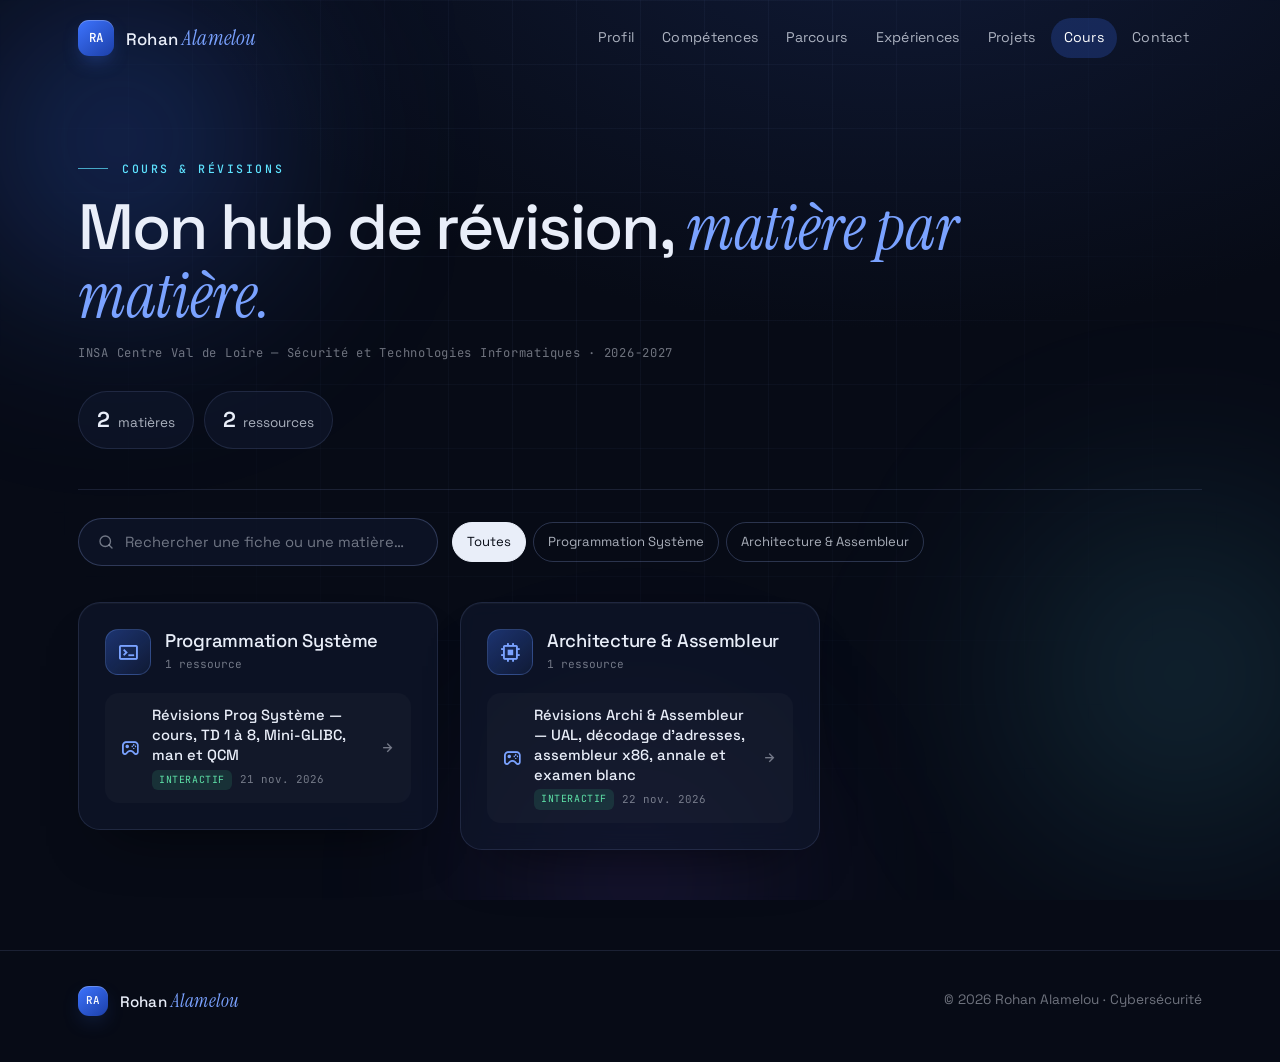
<file: cours.html>
<!DOCTYPE html>
<html lang="fr">
<head>
    <meta charset="UTF-8">
    <meta name="viewport" content="width=device-width, initial-scale=1.0">
    <title>Cours &amp; révisions — Rohan Alamelou</title>
    <meta name="description" content="Hub de révision de Rohan Alamelou, élève ingénieur en cybersécurité à l'INSA Centre Val de Loire : fiches et pages interactives par matière.">
    <meta name="theme-color" content="#070b16">
    <meta property="og:title" content="Cours & révisions — Rohan Alamelou">
    <meta property="og:description" content="Hub de révision : fiches et pages interactives par matière, cycle ingénieur cybersécurité INSA CVL.">
    <link rel="canonical" href="https://laycelmk.github.io/AR-Portfolio/cours.html">
    <meta property="og:type" content="website">
    <meta property="og:url" content="https://laycelmk.github.io/AR-Portfolio/cours.html">
    <meta property="og:site_name" content="Rohan Alamelou">
    <meta property="og:locale" content="fr_FR">
    <meta property="og:image" content="https://laycelmk.github.io/AR-Portfolio/assets/img/og-image.jpg">
    <meta property="og:image:width" content="1200">
    <meta property="og:image:height" content="630">
    <meta property="og:image:alt" content="Rohan Alamelou — élève ingénieur en cybersécurité, INSA Centre Val de Loire">
    <meta name="twitter:card" content="summary_large_image">
    <meta name="twitter:title" content="Cours & révisions — Rohan Alamelou">
    <meta name="twitter:description" content="Hub de révision : fiches et pages interactives par matière.">
    <meta name="twitter:image" content="https://laycelmk.github.io/AR-Portfolio/assets/img/og-image.jpg">
    <meta name="author" content="Rohan Alamelou">
    <link rel="icon" type="image/svg+xml" href="assets/img/favicon.svg">
    <link rel="preconnect" href="https://fonts.googleapis.com">
    <link rel="preconnect" href="https://fonts.gstatic.com" crossorigin>
    <link href="https://fonts.googleapis.com/css2?family=Instrument+Serif:ital@0;1&family=JetBrains+Mono:wght@400;500&family=Space+Grotesk:wght@300;400;500;600;700&display=swap" rel="stylesheet">
    <link rel="stylesheet" href="assets/css/site.css?v=202611231050">
    <link rel="stylesheet" href="assets/css/cours.css?v=202611231050">
    <link rel="stylesheet" href="https://cdn.jsdelivr.net/npm/boxicons@2.1.4/css/boxicons.min.css">
</head>
<body>
    <a class="skip" href="#hub-grid">Aller au contenu</a>
    <div class="ambient" aria-hidden="true">
        <span class="a"></span><span class="b"></span><span class="c"></span>
        <div class="grid-bg"></div>
    </div>

    <header class="header" id="header">
        <nav class="nav wrap">
            <a href="index.html" class="logo"><span class="logo__mark">RA</span><span>Rohan <i>Alamelou</i></span></a>
            <div class="nav__menu" id="nav-menu">
                <a href="index.html#profil" class="nav__link">Profil</a>
                <a href="index.html#competences" class="nav__link">Compétences</a>
                <a href="index.html#parcours" class="nav__link">Parcours</a>
                <a href="index.html#experiences" class="nav__link">Expériences</a>
                <a href="index.html#projets" class="nav__link">Projets</a>
                <a href="cours.html" class="nav__link is-active">Cours</a>
                <a href="index.html#contact" class="nav__link">Contact</a>
            </div>
            <button class="nav__toggle" id="nav-toggle" type="button" aria-label="Menu" aria-expanded="false" aria-controls="nav-menu"><span></span><span></span></button>
        </nav>
    </header>

    <main class="hub">
        <div class="wrap">
            <!-- En-tête du hub -->
            <div class="hub__head reveal">
                <span class="eyebrow">Cours &amp; révisions</span>
                <h1 class="hub__title">Mon hub de révision, <em>matière par matière.</em></h1>
                <p class="hub__formation" id="hub-formation"></p>
                <div class="hub__meta">
                    <div class="hub__stats" id="hub-stats"></div>
                    <p class="hub__next-exam" id="hub-next-exam" hidden></p>
                </div>
            </div>

            <!-- Recherche + filtres -->
            <div class="hub__toolbar reveal d1">
                <label class="hub__search">
                    <svg viewBox="0 0 24 24"><circle cx="11" cy="11" r="7"/><path d="m20 20-4-4"/></svg>
                    <input type="search" id="hub-search" aria-label="Rechercher une fiche ou une matière" placeholder="Rechercher une fiche ou une matière…" autocomplete="off">
                </label>
                <div class="hub__filters" id="hub-filters" role="group" aria-label="Filtrer par matière"></div>
            </div>

            <!-- Matières (générées par assets/js/cours.js à partir de cours-data.js) -->
            <div class="hub__grid" id="hub-grid"></div>
            <p class="hub__empty" id="hub-empty" hidden>Aucun résultat.</p>
        </div>
    </main>

    <footer class="footer">
        <div class="wrap">
            <a href="index.html" class="logo"><span class="logo__mark">RA</span><span>Rohan <i>Alamelou</i></span></a>
            <span>© 2026 Rohan Alamelou · Cybersécurité</span>
        </div>
    </footer>

    <script src="assets/js/site.js?v=202611231050"></script>
    <script src="assets/js/cours-data.js?v=202611231050"></script>
    <script src="assets/js/cours.js?v=202611231050"></script>
</body>
</html>
</file>
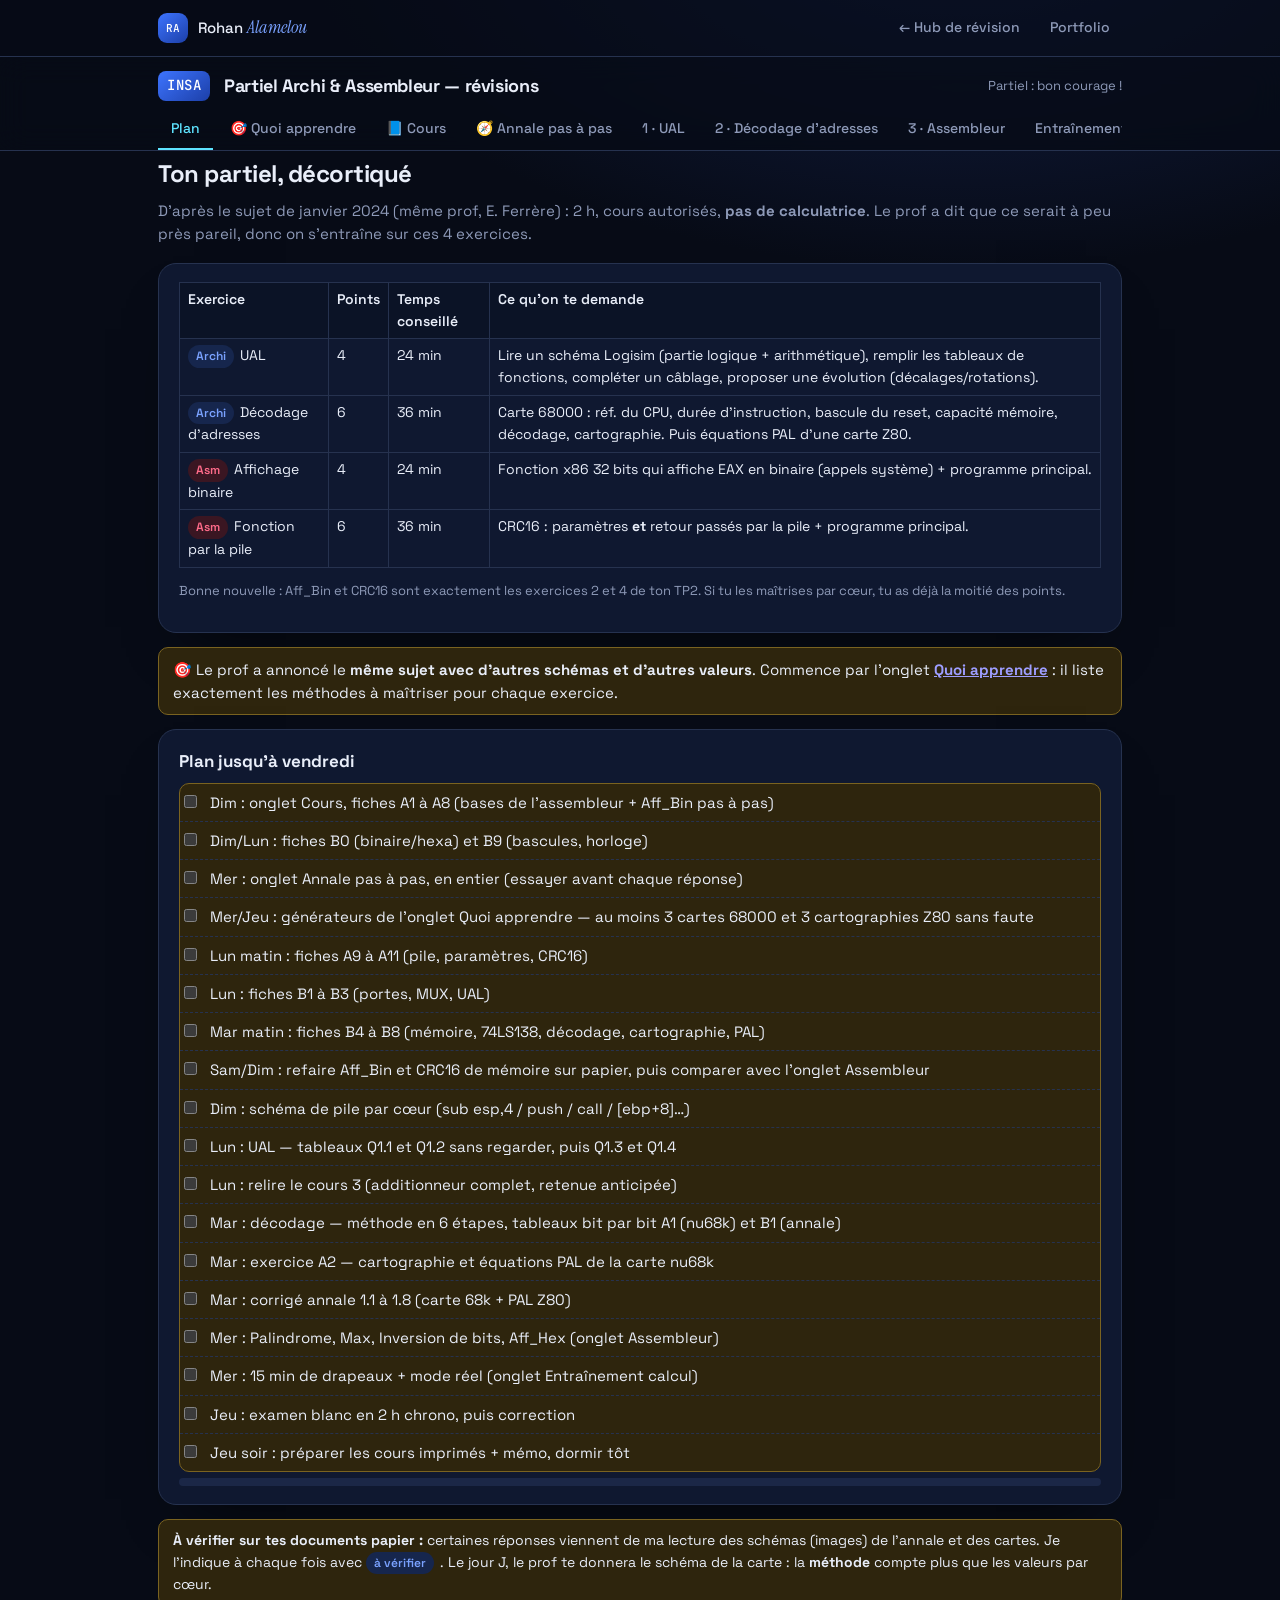
<file: revisions/archi-assembleur.html>
<!DOCTYPE html>
<html lang="fr">
<head>
<meta charset="utf-8">
<meta name="viewport" content="width=device-width, initial-scale=1">
<title>Révisions Architecture &amp; Assembleur — Rohan Alamelou</title>
<link rel="preconnect" href="https://fonts.googleapis.com">
<link href="https://fonts.googleapis.com/css2?family=Instrument+Serif:ital@0;1&family=JetBrains+Mono:wght@400;600&family=Space+Grotesk:wght@400;500;600;700&display=swap" rel="stylesheet">
<link rel="icon" type="image/svg+xml" href="../assets/img/favicon.svg">
<meta name="theme-color" content="#070b16">
<meta name="description" content="UAL, décodage d’adresses, assembleur x86, annale pas à pas et examen blanc.">
<meta property="og:title" content="Révisions Architecture & Assembleur — Rohan Alamelou">
<meta property="og:description" content="UAL, décodage d’adresses, assembleur x86, annale pas à pas et examen blanc.">
<meta property="og:image" content="https://laycelmk.github.io/AR-Portfolio/assets/img/og-image.jpg">
<meta name="twitter:card" content="summary_large_image">
<style>
:root{
  --bg:#070b16; --card:#0f1830; --ink:#e9eef9; --muted:#8e9ab8; --line:#26324f;
  --accent:#ff6b8a; --accent-soft:#3a1622; --ok:#4fe0a0; --ok-soft:#0f2e24; --ko:#ff7a93; --ko-soft:#3a1622;
  --code:#060a14; --code-ink:#e6e6e6; --blue:#7aa2ff; --blue-soft:#16264d;
}
*{box-sizing:border-box}
body{margin:0;background:var(--bg);color:var(--ink);font-family:"Space Grotesk",system-ui,sans-serif;font-size:15px;line-height:1.55}
header{background:#0f1830;border-bottom:1px solid var(--line);position:sticky;top:0;z-index:10}
.wrap{max-width:1000px;margin:0 auto;padding:0 18px}
.top{display:flex;align-items:center;gap:14px;padding:14px 0 8px}
.logo{background:var(--accent);color:#0f1830;font-weight:700;border-radius:8px;padding:4px 9px;font-size:14px;letter-spacing:.5px}
.top h1{font-size:18px;margin:0;font-weight:700}
.top .count{margin-left:auto;font-size:13px;color:var(--muted);text-align:right}
nav{display:flex;gap:4px;overflow-x:auto;padding-bottom:0}
nav a{padding:9px 13px;text-decoration:none;color:var(--muted);font-weight:500;font-size:14px;border-bottom:2px solid transparent;white-space:nowrap}
nav a.on{color:var(--accent);border-color:var(--accent)}
main{padding:22px 0 60px}
section.view{display:none}
section.view.on{display:block}
h2{font-size:24px;margin:4px 0 6px}
h3{font-size:17px;margin:26px 0 8px}
p.lead{color:var(--muted);margin:0 0 18px}
.card{background:var(--card);border:1px solid var(--line);border-radius:12px;padding:18px 20px;margin:14px 0}
.card h3:first-child{margin-top:0}
.grid2{display:grid;grid-template-columns:1fr 1fr;gap:14px}
@media(max-width:720px){.grid2{grid-template-columns:1fr}}
.tag{display:inline-block;font-size:12px;font-weight:600;padding:2px 8px;border-radius:20px;background:var(--blue-soft);color:var(--blue);margin-right:6px}
.tag.red{background:var(--accent-soft);color:var(--accent)}
.tag.green{background:var(--ok-soft);color:var(--ok)}
table{border-collapse:collapse;width:100%;font-size:14px}
th,td{border:1px solid var(--line);padding:6px 8px;text-align:left;vertical-align:top}
th{background:#0b1326;font-weight:600}
td.mono,.mono{font-family:"JetBrains Mono",monospace;font-size:13px}
pre{background:var(--code);color:var(--code-ink);border-radius:10px;padding:14px 16px;overflow-x:auto;font-family:"JetBrains Mono",monospace;font-size:13px;line-height:1.5;margin:10px 0}
code{font-family:"JetBrains Mono",monospace;background:#16213a;padding:1px 5px;border-radius:4px;font-size:13px}
button{font-family:inherit;font-size:14px;font-weight:600;border:1px solid var(--line);background:#0f1830;border-radius:8px;padding:7px 13px;cursor:pointer;color:var(--ink)}
button:hover{border-color:#4a5a80}
button.primary{background:var(--accent);color:#0f1830;border-color:var(--accent)}
button.ghost{background:transparent}
input,select{font-family:"JetBrains Mono",monospace;font-size:14px;padding:6px 8px;border:1px solid #3a4a6e;border-radius:7px;background:#0f1830}
input.ok,select.ok{border-color:var(--ok);background:var(--ok-soft)}
input.ko,select.ko{border-color:var(--ko);background:var(--ko-soft)}
.sol{display:none;border-left:3px solid var(--ok);background:#0b1326;padding:10px 14px;margin-top:10px;border-radius:0 8px 8px 0}
.sol.on{display:block}
.hint{color:var(--muted);font-size:13px}
.warn{background:#2e250d;border:1px solid #7a6320;border-radius:10px;padding:10px 14px;font-size:14px;margin:12px 0}
.row{display:flex;gap:10px;flex-wrap:wrap;align-items:center;margin:8px 0}
.res{font-weight:600}
.res.ok{color:var(--ok)} .res.ko{color:var(--ko)}
ul.check{list-style:none;padding:0;margin:0}
ul.check li{padding:7px 0;border-bottom:1px dashed var(--line);display:flex;gap:10px;align-items:flex-start}
ul.check li:last-child{border:none}
ul.check input{margin-top:4px}
.bar{height:8px;background:#1b2747;border-radius:6px;overflow:hidden;margin-top:6px}
.bar>div{height:100%;background:var(--accent);width:0;transition:width .3s}
.ex{border-top:1px solid var(--line);padding-top:12px;margin-top:12px}
.ex:first-of-type{border:none;margin-top:0;padding-top:0}
.timer{font-family:"JetBrains Mono",monospace;font-size:28px;font-weight:600}
.flagbox{display:inline-flex;align-items:center;gap:4px;margin-right:10px;font-family:"JetBrains Mono",monospace}
.flagbox select{padding:3px 4px}
.kbd{font-family:"JetBrains Mono",monospace;background:#16213a;border-radius:4px;padding:0 4px}
.stack td{font-family:"JetBrains Mono",monospace;font-size:13px}
.stack td:first-child{color:var(--muted);width:120px}

.btwrap{overflow-x:auto;margin:10px 0}
table.bt{width:auto;border-collapse:collapse;font-family:"JetBrains Mono",monospace;font-size:12px}
table.bt th,table.bt td{padding:0;text-align:center;border:1px solid var(--line)}
table.bt th{padding:4px 2px;font-size:11px;min-width:24px}
table.bt td.nm{padding:4px 8px;text-align:left;font-family:"Space Grotesk",sans-serif;font-size:13px;white-space:nowrap}
table.bt td.ad{padding:2px 4px}
table.bt td.ad input{width:76px;font-size:12px;padding:3px 4px}
table.bt button.b{width:24px;height:26px;border:none;border-radius:0;padding:0;font-family:"JetBrains Mono",monospace;font-size:13px;background:#0f1830;font-weight:600}
table.bt button.b.ok{background:var(--ok-soft);color:var(--ok)}
table.bt button.b.ko{background:var(--ko-soft);color:var(--ko)}
table.bt th.k-d{background:#16264d;color:var(--blue)}
table.bt th.k-i{background:#0f2e24;color:var(--ok)}
table.bt th.k-n{background:#16213a;color:#8e9ab8}
table.bt tr.sep td{border-top:2px solid #4a5a80}
.legend span{display:inline-block;padding:1px 8px;border-radius:4px;margin-right:8px;font-size:12px}

.lessonnav{position:sticky;top:96px;z-index:5;background:var(--bg);padding:8px 0 10px;border-bottom:1px solid var(--line);margin-bottom:10px}
.lgroup{display:flex;flex-wrap:wrap;gap:6px;align-items:center;margin:4px 0}
.lgroup b{font-size:12px;color:var(--muted);width:100px}
.lchip{font-size:12px;padding:4px 9px;border-radius:20px;background:#0f1830;border:1px solid var(--line);color:var(--ink);text-decoration:none;white-space:nowrap}
.lchip.arch{border-color:#2c4a8a}
.lchip.done{background:var(--ok-soft);border-color:var(--ok);color:var(--ok)}
.lesson{background:#0f1830;border:1px solid var(--line);border-radius:14px;padding:20px 22px;margin:18px 0;scroll-margin-top:190px}
.lhead{display:flex;align-items:center;gap:12px;margin-bottom:6px}
.lhead h3{margin:0;font-size:19px}
.lnum{background:var(--accent);color:#0f1830;font-weight:700;border-radius:8px;padding:3px 9px;font-size:14px}
.lnum.arch{background:var(--blue)}
.lesson h4{margin:18px 0 6px;font-size:15px}
svg.fig{width:100%;height:auto;display:block;margin:10px 0;background:#0b1326;border:1px solid #26324f;border-radius:10px}
.t-b{font:600 14px "Space Grotesk",sans-serif;fill:#e9eef9}
.t-m{font:400 12.5px "Space Grotesk",sans-serif;fill:#8e9ab8}
.t-c{font:400 13.5px "JetBrains Mono",monospace;fill:#e9eef9}
.blue{fill:#7aa2ff} .red{fill:#ff6b8a} .green{fill:#4fe0a0}
path.br{fill:none;stroke:#8e9ab8;stroke-width:2}
path.br.blue{stroke:#7aa2ff} path.br.red{stroke:#ff6b8a} path.br.green{stroke:#4fe0a0}
path.arrow{fill:none;stroke:#8e9ab8;stroke-width:1.8}
rect.box,polygon.box{fill:#0f1830;stroke:#4a5a80;stroke-width:1.5}
rect.box.blue,polygon.box.blue{fill:#16264d;stroke:#7aa2ff}
rect.box.red,polygon.box.red{fill:#3a1622;stroke:#ff6b8a}
rect.box.green{fill:#0f2e24;stroke:#4fe0a0}
rect.cell{fill:#0f1830;stroke:#3a4a6e} rect.cell.hl{fill:#16264d} rect.cell.hl2{fill:#0f2e24}
.tip{background:#111d3a;border-left:4px solid var(--blue);border-radius:0 8px 8px 0;padding:10px 14px;margin:12px 0;font-size:14px}
.check{background:#2e250d;border:1px solid #7a6320;border-radius:10px;padding:10px 14px;margin-top:14px}
.sim{border:2px dashed #2c4a8a;border-radius:12px;padding:12px 14px;margin:12px 0;background:#0b1326}
.simtitle{font-weight:700;color:var(--blue);margin-bottom:4px}
.abgrid{display:grid;grid-template-columns:260px 1fr;gap:12px;align-items:start}
@media(max-width:720px){.abgrid{grid-template-columns:1fr}}
pre.abcode{margin:10px 0;font-size:12.5px;line-height:1.7}
pre.abcode span{display:inline-block;width:100%;padding:0 4px;border-radius:4px}
pre.abcode span.cur{background:#ff6b8a;color:#0f1830}
pre.abcode span.cmt{color:#7c88a6}
.explain{background:#0f1830;border:1px solid var(--line);border-radius:8px;padding:10px 12px;min-height:44px;font-size:14px}
.lfoot{display:flex;justify-content:space-between;align-items:center;gap:10px;flex-wrap:wrap;border-top:1px solid var(--line);margin-top:16px;padding-top:12px}
.pill{display:inline-block;padding:1px 8px;border-radius:5px;font-size:13px;font-weight:600}
.pill.d{background:#16264d;color:#7aa2ff}.pill.i{background:#0f2e24;color:#4fe0a0}.pill.n{background:#16213a;color:#8e9ab8}
details summary{cursor:pointer;margin:6px 0}

.qblock{border:1px solid var(--line);border-radius:12px;padding:14px 16px;margin:14px 0;background:#0b1326}
.q{font-weight:700;background:#0f1830;border-left:4px solid var(--accent);padding:8px 12px;border-radius:0 8px 8px 0;margin-bottom:8px}
ol.steps li{margin:5px 0}
img.pimg{max-width:100%;border:1px solid #26324f;border-radius:8px;margin:8px 0;display:block}
p.pre{font-size:13px;color:var(--muted)}
.ptab .bd{background:#16264d;color:#7aa2ff;padding:1px 2px;border-radius:3px}
.ptab .bi{background:#0f2e24;color:#4fe0a0;padding:1px 2px;border-radius:3px;margin-left:2px}

.chg,.same{border-radius:10px;padding:10px 14px;font-size:14px}
.chg{background:#2e250d;border:1px solid #7a6320}
.same{background:var(--ok-soft);border:1px solid #1f5a44}
.chg ul,.same ul{margin:6px 0 0;padding-left:18px}
ul.skills{list-style:none;padding:0;margin:8px 0}
ul.skills li{padding:7px 8px;border-bottom:1px dashed var(--line);display:flex;gap:10px;align-items:flex-start;border-radius:6px}
ul.skills li input{margin-top:4px;flex:none}
ul.skills li.ok{background:var(--ok-soft)}

/* ===== Habillage portfolio ===== */
:root{color-scheme:dark}
body{background:radial-gradient(1100px 600px at 75% -10%,#13204a 0%,#070b16 60%) fixed,#070b16;-webkit-font-smoothing:antialiased}
header{background:rgba(7,11,22,.82)!important;backdrop-filter:blur(14px);-webkit-backdrop-filter:blur(14px)}
.top h1,h2{letter-spacing:-.02em}
.logo{background:linear-gradient(140deg,#3d74ff,#1c3fa8)!important;color:#fff!important;font-family:"JetBrains Mono",monospace;font-weight:500}
nav a.on{color:#5ee3ff!important;border-color:#5ee3ff!important}
button{color:var(--ink);border-radius:999px}
button.primary{background:#3d74ff!important;border-color:#3d74ff!important;color:#fff!important}
.lnum{background:#ff6b8a;color:#0b1326}
.lnum.arch{background:#3d74ff;color:#fff}
.card,.lesson,.qblock{border-radius:18px;box-shadow:0 30px 60px -36px rgba(0,0,0,.8)}
input,select{color:var(--ink)}
.bar>div{background:linear-gradient(90deg,#3d74ff,#5ee3ff)!important}
.lessonnav{background:rgba(7,11,22,.92)!important;backdrop-filter:blur(10px)}
img.pimg,img[data-img]{background:#fff}
::selection{background:#3d74ff;color:#fff}
.topbar{border-bottom:1px solid #26324f;background:rgba(7,11,22,.7)}
.topbar .in{max-width:1000px;margin:0 auto;padding:0 18px;height:56px;display:flex;align-items:center;justify-content:space-between;gap:16px}
.topbar .lg{display:flex;align-items:center;gap:10px;color:#e9eef9;text-decoration:none;font-weight:500;font-size:15px}
.topbar .lg i{font-family:"Instrument Serif",serif;font-size:1.2em;color:#7aa2ff}
.topbar .mk{display:grid;place-items:center;width:30px;height:30px;border-radius:9px;font:500 11px "JetBrains Mono",monospace;color:#fff;background:linear-gradient(140deg,#3d74ff,#1c3fa8)}
.topbar nav{display:flex;gap:6px;overflow:visible}
.topbar nav a{color:#8e9ab8;text-decoration:none;font-size:14px;padding:7px 12px;border-radius:999px;border:0}
.topbar nav a:hover{color:#e9eef9;background:rgba(122,162,255,.12)}
@media(max-width:600px){.topbar .lg span:last-child{display:none}}
</style>
</head>
<body>
<svg width="0" height="0" style="position:absolute"><defs><marker id="ah" viewBox="0 0 10 10" refX="9" refY="5" markerWidth="7" markerHeight="7" orient="auto-start-reverse"><path d="M0 0 L10 5 L0 10 z" fill="#8e9ab8"/></marker><marker id="ahr" viewBox="0 0 10 10" refX="9" refY="5" markerWidth="7" markerHeight="7" orient="auto-start-reverse"><path d="M0 0 L10 5 L0 10 z" fill="#ff6b8a"/></marker></defs></svg>
<div class="topbar"><div class="in">
  <a class="lg" href="../index.html"><span class="mk">RA</span><span>Rohan <i>Alamelou</i></span></a>
  <nav><a href="../cours.html">← Hub de révision</a><a href="../index.html">Portfolio</a></nav>
</div></div>
<header>
 <div class="wrap">
  <div class="top">
   <span class="logo">INSA</span>
   <h1>Partiel Archi &amp; Assembleur — révisions</h1>
   <div class="count" id="countdown"></div>
  </div>
  <nav id="nav">
   <a href="#accueil">Plan</a>
   <a href="#apprendre">🎯 Quoi apprendre</a>
   <a href="#cours">📘 Cours</a>
   <a href="#parcours">🧭 Annale pas à pas</a>
   <a href="#ual">1 · UAL</a>
   <a href="#decodage">2 · Décodage d'adresses</a>
   <a href="#asm">3 · Assembleur</a>
   <a href="#calcul">Entraînement calcul</a>
   <a href="#blanc">Examen blanc</a>
   <a href="#memo">Mémo</a>
  </nav>
 </div>
</header>

<main class="wrap">

<!-- ====================== ACCUEIL ====================== -->
<section class="view" id="v-accueil">
 <h2>Ton partiel, décortiqué</h2>
 <p class="lead">D'après le sujet de janvier 2024 (même prof, E. Ferrère) : 2 h, cours autorisés, <b>pas de calculatrice</b>. Le prof a dit que ce serait à peu près pareil, donc on s'entraîne sur ces 4 exercices.</p>

 <div class="card">
  <table>
   <tr><th>Exercice</th><th>Points</th><th>Temps conseillé</th><th>Ce qu'on te demande</th></tr>
   <tr><td><span class="tag">Archi</span>UAL</td><td>4</td><td>24 min</td><td>Lire un schéma Logisim (partie logique + arithmétique), remplir les tableaux de fonctions, compléter un câblage, proposer une évolution (décalages/rotations).</td></tr>
   <tr><td><span class="tag">Archi</span>Décodage d'adresses</td><td>6</td><td>36 min</td><td>Carte 68000 : réf. du CPU, durée d'instruction, bascule du reset, capacité mémoire, décodage, cartographie. Puis équations PAL d'une carte Z80.</td></tr>
   <tr><td><span class="tag red">Asm</span>Affichage binaire</td><td>4</td><td>24 min</td><td>Fonction x86 32 bits qui affiche EAX en binaire (appels système) + programme principal.</td></tr>
   <tr><td><span class="tag red">Asm</span>Fonction par la pile</td><td>6</td><td>36 min</td><td>CRC16 : paramètres <b>et</b> retour passés par la pile + programme principal.</td></tr>
  </table>
  <p class="hint">Bonne nouvelle : Aff_Bin et CRC16 sont exactement les exercices 2 et 4 de ton TP2. Si tu les maîtrises par cœur, tu as déjà la moitié des points.</p>
 </div>

 <div class="warn" style="font-size:15px">🎯 Le prof a annoncé le <b>même sujet avec d'autres schémas et d'autres valeurs</b>. Commence par l'onglet <a href="#apprendre"><b>Quoi apprendre</b></a> : il liste exactement les méthodes à maîtriser pour chaque exercice.</div>
 <div class="card">
  <h3>Plan jusqu'à vendredi</h3>
  <ul class="check" id="plan"></ul>
  <div class="bar"><div id="planbar"></div></div>
 </div>

 <div class="warn"><b>À vérifier sur tes documents papier :</b> certaines réponses viennent de ma lecture des schémas (images) de l'annale et des cartes. Je l'indique à chaque fois avec <span class="tag">à vérifier</span>. Le jour J, le prof te donnera le schéma de la carte : la <b>méthode</b> compte plus que les valeurs par cœur.</div>
</section>

<!-- ====================== QUOI APPRENDRE ====================== -->
<section class="view" id="v-apprendre">
 <h2>🎯 Quoi apprendre pour chaque exercice</h2>
 <div class="warn" style="font-size:15px"><b>Ce que le prof a annoncé :</b> le même sujet que 2024, avec les <b>mêmes exercices</b>, mais <b>d'autres schémas et d'autres valeurs</b>. Apprendre les réponses de 2024 par cœur ne servira donc à rien. Il faut savoir <b>refaire la méthode</b> sur un schéma que tu n'as jamais vu. Coche chaque compétence quand tu sais la faire <b>seul, sans regarder</b>.</div>
 <div class="card"><div class="row"><b>Ma progression :</b><span id="skCount" class="res"></span></div><div class="bar"><div id="skBar"></div></div></div>

 <!-- EX 1 -->
 <div class="lesson">
  <div class="lhead"><span class="lnum arch">Ex 1</span><h3>UAL — 4 pts — 24 min</h3></div>
  <div class="grid2">
   <div class="chg"><b>🔄 Ce qui va changer</b><ul><li>les portes de la partie logique et leur ordre sur le MUX</li><li>les blocs de la partie arithmétique (autres constantes, autres entrées a/b)</li><li>la fonction à câbler en 1.3 (ex. A + B − 1, 2A − B, B − A, A×B + 1…)</li><li>les fonctions à ajouter en 1.4 (décalages, rotations, comparaisons, autres…)</li></ul></div>
   <div class="same"><b>✅ Ce qui reste pareil</b><ul><li>un schéma Logisim avec un bloc Logic, un bloc Arithmetic et des MUX</li><li>deux tableaux « code → fonction » à remplir</li><li>une entrée vide à câbler</li><li>une question « que faut-il ajouter ou modifier »</li></ul></div>
  </div>
  <h4>Ce que tu dois savoir faire</h4>
  <ul class="skills" data-g="ual">
   <li>Reconnaître ET, OU, NON, NON-ET, NON-OU, OU exclusif <b>à leur forme</b>, et le rond d'inversion sur une entrée ou une sortie — <a href="#" onclick="goLessonTab('b1');return false">B1</a></li>
   <li>Lire un MUX : l'entrée n° k est choisie quand le code vaut k en binaire — <a href="#" onclick="goLessonTab('b2');return false">B2</a></li>
   <li>Lire un bloc +, −, × : ce qui arrive sur a, sur b, sur c in / b in, et écrire la formule (A − B − Cin…) — <a href="#" onclick="goLessonTab('b3');return false">B3</a></li>
   <li>Reconnaître une constante (01 = 1, 00 inversé = $FF) et un fil qui envoie InA sur les deux entrées (A + A = 2A)</li>
   <li>Câbler une nouvelle fonction en enchaînant des blocs (sortie d'un bloc → entrée d'un autre) et la brancher sur l'entrée libre des <b>deux</b> MUX (résultat + retenue)</li>
   <li>Expliquer : n fonctions → code sur log₂(n) bits → MUX à 2ⁿ entrées ; décalage / rotation = décaleur (shifter) ; le bit sorti → drapeau C</li>
   <li>Connaître les drapeaux de sortie : N = bit 7, Z = NON-OU de tous les bits, C = retenue</li>
  </ul>
  <p class="hint">S'entraîner : <a href="#parcours">Annale pas à pas, ex. 1</a> · <a href="#ual">onglet UAL</a> (tableaux + simulateur) · <a href="#blanc">Examen blanc, ex. 1</a></p>
 </div>

 <!-- EX 2 -->
 <div class="lesson">
  <div class="lhead"><span class="lnum arch">Ex 2</span><h3>Décodage d'adresses — 6 pts — 36 min</h3></div>
  <div class="grid2">
   <div class="chg"><b>🔄 Ce qui va changer</b><ul><li>la carte (68000, peut-être une autre version ou la nu68k)</li><li>la fréquence de l'horloge et le nombre de cycles</li><li>les boîtiers mémoire (6264, 62256, 27C256, 628512…)</li><li>le câblage du 74LS138 (quelles lignes sur A, B, C, E1*, E2*, E3)</li><li>les adresses des périphériques</li><li>la cartographie du Z80 pour le PAL</li></ul></div>
   <div class="same"><b>✅ Ce qui reste pareil</b><ul><li>référence du CPU · durée d'une instruction · type de bascule du reset</li><li>capacité d'un boîtier · capacité totale</li><li>décodage des boîtiers + cartographie</li><li>équations PAL d'une carte Z80 à partir d'une cartographie</li></ul></div>
  </div>
  <h4>Ce que tu dois savoir faire</h4>
  <ul class="skills" data-g="dec">
   <li>Convertir hexa ↔ binaire par paquets de 4, et connaître 2¹⁰ … 2²⁰ (1 K, 8 K = $1FFF, 64 K = $FFFF) — <a href="#" onclick="goLessonTab('b0');return false">B0</a></li>
   <li>Trouver la référence du CPU sur le schéma (gros boîtier avec A1–A23, D0–D15)</li>
   <li>Calculer T = 1/f puis durée = cycles × T, sans calculatrice (8 MHz → 125 ns, 10 MHz → 100 ns…) — <a href="#" onclick="goLessonTab('b9');return false">B9</a></li>
   <li>Reconnaître une bascule RS (2 portes croisées) et dire qu'elle sert d'anti-rebond — <a href="#" onclick="goLessonTab('b9');return false">B9</a></li>
   <li>Calculer la capacité d'un boîtier : 2^(lignes d'adresse) × (lignes de données), en Kbit ET en Ko — <a href="#" onclick="goLessonTab('b4');return false">B4</a></li>
   <li>Expliquer les paires pair/impair du 68000 (UDS* = D8–D15 = pair, LDS* = D0–D7 = impair, A1 du CPU → A0 du boîtier) — <a href="#" onclick="goLessonTab('b6');return false">B6</a></li>
   <li>Faire fonctionner un 74LS138 : E1* = 0, E2* = 0, E3 = 1, sortie n° CBA → 0 — <a href="#" onclick="goLessonTab('b5');return false">B5</a></li>
   <li>Lire une porte NON-OU (74LS260…) placée devant un E3 : toutes ses entrées doivent valoir 0</li>
   <li>Trier les lignes en décodées / internes / non décodées, et remplir le tableau A23…A0 (début et fin) — <a href="#" onclick="goLessonTab('b6');return false">B6</a></li>
   <li>Retrouver les lignes décodées à partir d'une adresse donnée ($10040 → A16 et A6 à 1)</li>
   <li>Dessiner la cartographie, avec début et fin de chaque zone — <a href="#" onclick="goLessonTab('b7');return false">B7</a></li>
   <li>Écrire une équation PAL : signal (MREQ ou IORQ) ET les lignes décodées, avec « / » pour les 0 — <a href="#" onclick="goLessonTab('b8');return false">B8</a></li>
  </ul>
  <p class="hint">S'entraîner sur <b>de nouvelles valeurs</b> : les deux générateurs ci-dessous (une nouvelle carte à chaque clic) + les tableaux bit par bit de l'onglet Décodage.</p>

  <div class="sim">
   <div class="simtitle">🎲 Générateur 1 — une nouvelle carte 68000 à chaque clic</div>
   <div class="row"><button class="primary" onclick="g68New()">Nouvelle carte</button><button onclick="g68Check()">Corriger</button><button onclick="g68Show()">Voir la correction</button><span class="res" id="g68R"></span></div>
   <div id="g68Desc"></div>
   <svg viewBox="0 0 720 300" class="fig" id="g68Svg"></svg>
   <div id="g68Q"></div>
   <div class="sol" id="g68Sol"></div>
  </div>

  <div class="sim">
   <div class="simtitle">🎲 Générateur 2 — une nouvelle cartographie Z80 pour le PAL</div>
   <p class="hint">Pour chaque circuit, clique sur les lignes d'adresse : <b>0</b> ou <b>1</b> si la ligne est décodée (elle apparaît dans l'équation), <b>X</b> si elle est interne (elle n'apparaît pas).</p>
   <div class="row"><button class="primary" onclick="gzNew()">Nouvelle cartographie</button><button onclick="gzCheck()">Corriger</button><button onclick="gzShow()">Voir les équations</button><span class="res" id="gzR"></span></div>
   <div id="gzMap"></div>
   <div class="btwrap"><table class="bt" id="gzTab"></table></div>
   <div class="sol" id="gzSol"></div>
  </div>
 </div>

 <!-- EX 3 -->
 <div class="lesson">
  <div class="lhead"><span class="lnum">Ex 3</span><h3>Fonction d'affichage — 4 pts — 24 min</h3></div>
  <div class="grid2">
   <div class="chg"><b>🔄 Ce qui peut changer</b><ul><li>la base d'affichage : binaire, <b>hexadécimal</b>, <b>décimal</b>, octal</li><li>la taille (8, 16 ou 32 bits)</li><li>le registre d'entrée</li><li>le message du programme principal</li></ul></div>
   <div class="same"><b>✅ Ce qui reste pareil</b><ul><li>une fonction appelée avec la valeur dans un registre</li><li>une boucle qui fabrique des caractères dans un buffer</li><li>un appel système write, puis exit dans le principal</li></ul></div>
  </div>
  <h4>Ce que tu dois savoir faire (de tête, sur papier)</h4>
  <ul class="skills" data-g="aff">
   <li>Écrire les sections .data / .bss / .text, <code>db</code>, <code>dd</code>, <code>resb</code>, <code>equ $-msg</code>, <code>global _start</code> — <a href="#" onclick="goLessonTab('a2');return false">A2</a></li>
   <li>write et exit par cœur (eax = 4 / ebx = 1 / ecx = adresse / edx = longueur ; eax = 1 / ebx = 0) — <a href="#" onclick="goLessonTab('a8');return false">A8</a></li>
   <li>Une fonction : <code>call</code> / <code>ret</code>, sauver les registres avec <code>pushad</code> / <code>popad</code></li>
   <li>Une boucle <code>loop</code> avec ECX, et un pointeur EDI qui avance dans un buffer — <a href="#" onclick="goLessonTab('a6');return false">A6</a> <a href="#" onclick="goLessonTab('a7');return false">A7</a></li>
   <li><b>Binaire</b> : shl → CF → <code>mov bl,'0'</code> + <code>adc bl,0</code> (32 tours) — <a href="#" onclick="goLessonTab('a4');return false">A4</a> <a href="#" onclick="goLessonTab('a5');return false">A5</a></li>
   <li><b>Hexa</b> : <code>rol eax,4</code> → <code>and 0Fh</code> → +'0' → +7 si &gt; '9' (8 tours)</li>
   <li><b>Décimal</b> : divisions successives par 10 (<code>div</code>), les restes donnent les chiffres de droite à gauche (variante ci-dessous)</li>
  </ul>
  <button onclick="tog('affdec')">Variante possible : Aff_Dec (affichage décimal) — solution testée</button>
  <div class="sol" id="affdec">
   <p><b>Idée :</b> 2026 ÷ 10 = 202 reste <b>6</b> · 202 ÷ 10 = 20 reste <b>2</b> · 20 ÷ 10 = 2 reste <b>0</b> · 2 ÷ 10 = 0 reste <b>2</b>. Les restes donnent les chiffres <b>à l'envers</b> : on remplit donc le buffer <b>par la fin</b>.</p>
   <p><b><code>div ebx</code></b> divise le nombre de 64 bits EDX:EAX par EBX : quotient → EAX, reste → EDX. Il faut donc mettre <b>EDX à 0</b> avant chaque div.</p>
<pre>section .bss
dbuf resb 11                ; 10 chiffres max + '\n'
section .text
Aff_Dec:
    pushad
    mov  edi, dbuf+10       ; on part de la FIN du buffer
    mov  byte [edi], 10     ; saut de ligne
    mov  ebx, 10
.div:
    xor  edx, edx           ; EDX = 0 avant div
    div  ebx                ; EAX = EAX/10, EDX = reste (0..9)
    add  dl, '0'            ; reste -> caractère
    dec  edi
    mov  [edi], dl
    cmp  eax, 0
    jne  .div               ; tant que le quotient n'est pas nul
    mov  ecx, edi           ; début du texte
    mov  edx, dbuf+11
    sub  edx, edi           ; longueur = fin - début
    mov  eax, 4
    mov  ebx, 1
    int  0x80
    popad
    ret</pre>
   <p class="hint">Testé : 2026 → « 2026 », 0 → « 0 », $FFFFFFFF → « 4294967295 ».</p>
  </div>
  <p class="hint">S'entraîner : <a href="#asm">onglet Assembleur</a> (Aff_Bin, Aff_Hex) · <a href="#parcours">Annale pas à pas, ex. 3</a></p>
 </div>

 <!-- EX 4 -->
 <div class="lesson">
  <div class="lhead"><span class="lnum">Ex 4</span><h3>Fonction par la pile — 6 pts — 36 min</h3></div>
  <div class="grid2">
   <div class="chg"><b>🔄 Ce qui peut changer</b><ul><li>l'algorithme : CRC avec un autre polynôme ou une autre valeur de départ, somme de contrôle (LRC), XOR de tous les octets, palindrome, compter un caractère, maximum…</li><li>la trame ou la chaîne</li><li>le nombre et l'ordre des paramètres</li><li>la taille du résultat (8, 16, 32 bits)</li></ul></div>
   <div class="same"><b>✅ Ce qui reste pareil</b><ul><li>paramètres <b>et</b> retour passés <b>par la pile</b></li><li>un tableau d'octets parcouru avec un pointeur</li><li>un organigramme à traduire</li><li>un programme principal qui appelle la fonction</li></ul></div>
  </div>
  <h4>Ce que tu dois savoir faire (de tête, sur papier)</h4>
  <ul class="skills" data-g="pile">
   <li>Dessiner la pile d'un appel : case résultat, paramètres (du dernier au premier), adresse de retour, ancien EBP — <a href="#" onclick="goLessonTab('a9');return false">A9</a> <a href="#" onclick="goLessonTab('a10');return false">A10</a></li>
   <li>Écrire l'appel : <code>sub esp,4</code> · push … · <code>call</code> · <code>add esp,4×nb</code> · <code>pop eax</code></li>
   <li>Écrire le prologue (<code>push ebp</code> · <code>mov ebp,esp</code> · <code>pushad</code>) et l'épilogue (<code>mov [ebp+…],résultat</code> · <code>popad</code> · <code>pop ebp</code> · <code>ret</code>)</li>
   <li>Calculer l'offset de n'importe quel paramètre : 1<sup>er</sup> = [ebp+8], puis +4 à chaque fois, résultat juste après le dernier</li>
   <li>Parcourir un tableau d'octets : <code>mov esi,[ebp+8]</code> · <code>mov al,[esi]</code> · <code>inc esi</code> · <code>loop</code></li>
   <li>Traduire un organigramme : losange → <code>cmp</code> / test + saut conditionnel ; deux boucles imbriquées (ECX pour l'une, EDX pour l'autre) — <a href="#" onclick="goLessonTab('a6');return false">A6</a> <a href="#" onclick="goLessonTab('a11');return false">A11</a></li>
   <li>Utiliser <code>xor</code>, <code>shr</code> + <code>jnc</code> / <code>jc</code> (bit sorti dans CF), <code>add</code>, <code>neg</code></li>
   <li>Ne pas nommer une étiquette comme une instruction (ltr, str, loop…)</li>
  </ul>
  <p class="hint">S'entraîner : <a href="#asm">onglet Assembleur</a> (CRC16, Palin, Max, LRC, Compte : tous par la pile, tous testés) · <a href="#blanc">Examen blanc, ex. 4</a> · simulateur de pile <a href="#" onclick="goLessonTab('a10');return false">A10</a></p>
 </div>

 <div class="card">
  <h3>📌 Par cœur, à recopier sur ta feuille de cours (cours autorisés !)</h3>
  <div class="grid2">
   <table><tr><th colspan="2">Assembleur</th></tr>
    <tr><td>write</td><td class="mono">eax=4 ebx=1 ecx=@ edx=lg int 0x80</td></tr>
    <tr><td>read</td><td class="mono">eax=3 ebx=0 ecx=@ edx=max</td></tr>
    <tr><td>exit</td><td class="mono">eax=1 ebx=0 int 0x80</td></tr>
    <tr><td>pile</td><td class="mono">[ebp+8]=1er · +12=2e · +16=résultat</td></tr>
    <tr><td>bit → car.</td><td class="mono">mov bl,'0' / adc bl,0</td></tr>
    <tr><td>hexa</td><td class="mono">rol 4 · and 0Fh · +'0' · +7 si &gt;'9'</td></tr>
    <tr><td>décimal</td><td class="mono">xor edx,edx · div ebx(=10) · reste+'0'</td></tr>
   </table>
   <table><tr><th colspan="2">Architecture</th></tr>
    <tr><td>capacité</td><td class="mono">2^lignes × bits de données</td></tr>
    <tr><td>8 K / 32 K</td><td class="mono">$1FFF (13 l.) / $7FFF (15 l.)</td></tr>
    <tr><td>période</td><td class="mono">T = 1000/f(MHz) ns</td></tr>
    <tr><td>74LS138</td><td class="mono">E1*=0 E2*=0 E3=1 → O(CBA)=0</td></tr>
    <tr><td>NON-OU</td><td class="mono">=1 si toutes entrées à 0</td></tr>
    <tr><td>68000</td><td class="mono">UDS*=pair D8-15 · LDS*=impair D0-7</td></tr>
    <tr><td>PAL</td><td class="mono">/CS = /MREQ * lignes décodées</td></tr>
   </table>
  </div>
  <p class="hint">Les cours sont autorisés : imprime l'onglet Mémo et ce tableau, et range tes fiches dans l'ordre des 4 exercices pour les retrouver vite.</p>
 </div>
</section>

<!-- ====================== COURS ====================== -->
<section class="view" id="v-cours">
 <h2>Cours illustré — on reprend tout depuis le début</h2>
 <p class="lead">Une notion par fiche, dans l'ordre. Chaque fiche contient une explication pas à pas, un schéma, et souvent un simulateur à manipuler. Termine chaque fiche par le petit « Vérifie-toi » avant de passer à la suivante.</p>

 <div class="lessonnav" id="lessonNav"></div>

 <!-- ================= ASSEMBLEUR ================= -->
 <div class="lesson" id="L-a1">
  <div class="lhead"><span class="lnum">A1</span><h3>Les registres : les cases du processeur</h3></div>
  <p>Le processeur ne calcule pas directement dans la mémoire. Il charge les valeurs dans de petites cases ultra-rapides à l'intérieur de lui : les <b>registres</b>. En x86 32 bits, chaque registre contient <b>32 bits</b>.</p>
  <svg viewBox="0 0 720 200" class="fig">
   <text x="10" y="22" class="t-b">EAX (32 bits)</text>
   <g id="eaxbits"></g>
   <path d="M44 78 v8 h312 v-8" class="br"/>
   <text x="200" y="104" text-anchor="middle" class="t-m">16 bits du haut : pas de nom</text>
   <path d="M364 78 v8 h312 v-8" class="br blue"/>
   <text x="520" y="104" text-anchor="middle" class="t-b blue">AX (16 bits)</text>
   <path d="M364 118 v8 h152 v-8" class="br red"/>
   <text x="440" y="146" text-anchor="middle" class="t-b red">AH (8 bits)</text>
   <path d="M524 118 v8 h152 v-8" class="br green"/>
   <text x="600" y="146" text-anchor="middle" class="t-b green">AL (8 bits)</text>
   <text x="10" y="172" class="t-m">Bit 31 à gauche (poids fort) · bit 0 à droite (poids faible).</text><text x="10" y="188" class="t-m">Pareil pour EBX → BX/BH/BL, ECX → CX/CH/CL, EDX → DX/DH/DL.</text>
  </svg>
  <table>
   <tr><th>Registre</th><th>Surnom</th><th>À quoi on s'en sert dans tes exercices</th></tr>
   <tr><td class="mono">EAX</td><td>accumulateur</td><td>la valeur à afficher (Aff_Bin), le n° de l'appel système, le résultat d'un calcul</td></tr>
   <tr><td class="mono">EBX</td><td>base</td><td>1er paramètre d'un appel système (1 = écran) ; registre de travail (BL = un caractère)</td></tr>
   <tr><td class="mono">ECX</td><td>compteur</td><td>nombre de tours pour <code>loop</code> ; adresse du texte pour <code>write</code></td></tr>
   <tr><td class="mono">EDX</td><td>données</td><td>longueur du texte pour <code>write</code> ; 2e compteur</td></tr>
   <tr><td class="mono">ESI</td><td>source</td><td>pointe sur ce qu'on <b>lit</b> (la trame du CRC)</td></tr>
   <tr><td class="mono">EDI</td><td>destination</td><td>pointe sur là où on <b>écrit</b> (le buffer d'Aff_Bin)</td></tr>
   <tr><td class="mono">ESP</td><td>stack pointer</td><td>adresse du <b>sommet de la pile</b> (fiche A9)</td></tr>
   <tr><td class="mono">EBP</td><td>base pointer</td><td>repère fixe dans la pile pour lire les paramètres (fiche A10)</td></tr>
   <tr><td class="mono">EIP</td><td>instruction pointer</td><td>adresse de la prochaine instruction (on n'y touche pas directement)</td></tr>
  </table>
  <div class="check"><b>Vérifie-toi :</b> si EAX = $12345678, que vaut AL ? et AH ? <button class="ghost" onclick="tog('ka1')">réponse</button>
   <div class="sol" id="ka1">AL = $78 (les 8 bits du bas = les 2 derniers chiffres hexa), AH = $56, AX = $5678.</div></div>
 </div>

 <div class="lesson" id="L-a2">
  <div class="lhead"><span class="lnum">A2</span><h3>La mémoire et les crochets [ ]</h3></div>
  <p>La mémoire est une très longue rangée de <b>cases d'un octet</b> (8 bits). Chaque case a une <b>adresse</b> (son numéro). Une variable n'est qu'un <b>nom donné à une adresse</b>.</p>
  <svg viewBox="0 0 720 300" class="fig">
   <text x="20" y="24" class="t-b">section .data</text>
   <text x="20" y="46" class="t-c">val dd 2026     ; dd = 4 octets</text>
   <text x="20" y="66" class="t-c">c   db 'A'      ; db = 1 octet</text>
   <g transform="translate(330,10)">
    <text x="0" y="14" class="t-m">adresse</text><text x="120" y="14" class="t-m">contenu (hexa)</text>
    <g class="cells">
     <rect x="100" y="24" width="120" height="34" class="cell hl"/><text x="0" y="46" class="t-c">$8000</text><text x="160" y="46" text-anchor="middle" class="t-c">EA</text>
     <rect x="100" y="58" width="120" height="34" class="cell hl"/><text x="0" y="80" class="t-c">$8001</text><text x="160" y="80" text-anchor="middle" class="t-c">07</text>
     <rect x="100" y="92" width="120" height="34" class="cell hl"/><text x="0" y="114" class="t-c">$8002</text><text x="160" y="114" text-anchor="middle" class="t-c">00</text>
     <rect x="100" y="126" width="120" height="34" class="cell hl"/><text x="0" y="148" class="t-c">$8003</text><text x="160" y="148" text-anchor="middle" class="t-c">00</text>
     <rect x="100" y="160" width="120" height="34" class="cell hl2"/><text x="0" y="182" class="t-c">$8004</text><text x="160" y="182" text-anchor="middle" class="t-c">41 ('A')</text>
     <rect x="100" y="194" width="120" height="34" class="cell"/><text x="0" y="216" class="t-c">$8005</text><text x="160" y="216" text-anchor="middle" class="t-c">…</text>
    </g>
    <path d="M226 24 h10 v136 h-10" class="br blue"/><text x="244" y="86" class="t-b blue">val</text><text x="244" y="104" class="t-m">= $8000</text>
    <path d="M226 162 h10 v30 h-10" class="br green"/><text x="244" y="182" class="t-b green">c = $8004</text>
   </g>
   <text x="20" y="120" class="t-b">2026 = $000007EA</text>
   <text x="20" y="140" class="t-m">rangé « à l'envers » :</text>
   <text x="20" y="158" class="t-m">octet de poids faible d'abord</text>
   <text x="20" y="176" class="t-m">(little endian)</text>
   <rect x="20" y="210" width="290" height="70" rx="8" class="box"/>
   <text x="32" y="234" class="t-c">mov eax, val    → EAX = $00008000</text>
   <text x="32" y="254" class="t-c">mov eax, [val]  → EAX = $000007EA</text>
   <text x="32" y="272" class="t-m">sans [ ] = l'adresse · avec [ ] = le contenu</text>
  </svg>
  <div class="tip"><b>Image à retenir :</b> l'adresse, c'est le numéro de la maison. Les crochets veulent dire « va dans la maison et prends ce qu'il y a dedans ».</div>
  <p>Les crochets marchent aussi avec un registre qui contient une adresse : <code>mov [edi], bl</code> = « écris BL dans la case dont l'adresse est dans EDI ». C'est ce qu'on appelle un <b>pointeur</b>.</p>
  <p>Quand on écrit une constante en mémoire, il faut préciser la taille : <code>mov byte [edi], 10</code> (1 octet), <code>mov word [x], 5</code> (2 octets), <code>mov dword [x], 5</code> (4 octets).</p>
  <table>
   <tr><th>Directive</th><th>Taille</th><th>Exemple</th></tr>
   <tr><td class="mono">db</td><td>1 octet (byte)</td><td class="mono">msg db "Bonjour",10</td></tr>
   <tr><td class="mono">dw</td><td>2 octets (word)</td><td class="mono">x dw 150</td></tr>
   <tr><td class="mono">dd</td><td>4 octets (double word)</td><td class="mono">val dd 2026</td></tr>
   <tr><td class="mono">resb n</td><td>réserve n octets vides (.bss)</td><td class="mono">buf resb 33</td></tr>
   <tr><td class="mono">equ $-msg</td><td>constante = longueur de msg</td><td class="mono">lmsg equ $-msg</td></tr>
  </table>
  <div class="check"><b>Vérifie-toi :</b> que fait <code>mov ecx, msg</code> ? et <code>mov cl, [msg]</code> ? <button class="ghost" onclick="tog('ka2')">réponse</button>
   <div class="sol" id="ka2"><code>mov ecx, msg</code> met l'<b>adresse</b> de msg dans ECX (ce qu'il faut pour <code>write</code>). <code>mov cl, [msg]</code> met le <b>premier caractère</b> de msg dans CL ('B' pour "Bonjour").</div></div>
 </div>

 <div class="lesson" id="L-a3">
  <div class="lhead"><span class="lnum">A3</span><h3>Les instructions de base</h3></div>
  <p>Une instruction s'écrit toujours <b>destination, source</b> : le résultat va <b>à gauche</b>.</p>
  <svg viewBox="0 0 720 110" class="fig">
   <rect x="20" y="20" width="110" height="44" rx="8" class="box blue"/><text x="75" y="48" text-anchor="middle" class="t-c">mov</text>
   <rect x="150" y="20" width="160" height="44" rx="8" class="box red"/><text x="230" y="48" text-anchor="middle" class="t-c">eax</text>
   <rect x="330" y="20" width="160" height="44" rx="8" class="box green"/><text x="410" y="48" text-anchor="middle" class="t-c">5</text>
   <text x="75" y="88" text-anchor="middle" class="t-m">l'opération</text>
   <text x="230" y="88" text-anchor="middle" class="t-m">destination (reçoit)</text>
   <text x="410" y="88" text-anchor="middle" class="t-m">source (donne)</text>
   <path d="M410 66 q0 30 -170 0" class="arrow" marker-end="url(#ah)"/>
   <text x="520" y="48" class="t-b">→ EAX = 5</text>
  </svg>
  <table>
   <tr><th>Instruction</th><th>Effet</th><th>Exemple (avant → après)</th></tr>
   <tr><td class="mono">mov a, b</td><td>a ← b (copie)</td><td class="mono">mov eax,7 → EAX = 7</td></tr>
   <tr><td class="mono">add a, b</td><td>a ← a + b</td><td class="mono">EAX=7 ; add eax,3 → 10</td></tr>
   <tr><td class="mono">sub a, b</td><td>a ← a − b</td><td class="mono">EAX=10 ; sub eax,4 → 6</td></tr>
   <tr><td class="mono">inc a / dec a</td><td>a + 1 / a − 1</td><td class="mono">inc edi → EDI avance d'une case</td></tr>
   <tr><td class="mono">xor a, b</td><td>OU exclusif bit à bit</td><td class="mono">xor ebx,ebx → EBX = 0 (astuce)</td></tr>
   <tr><td class="mono">and a, b</td><td>ET bit à bit</td><td class="mono">and bl,0Fh → garde les 4 bits du bas</td></tr>
   <tr><td class="mono">or a, b</td><td>OU bit à bit</td><td class="mono">or al,20h → met le bit 5 à 1</td></tr>
   <tr><td class="mono">neg a</td><td>a ← −a (complément à 2)</td><td class="mono">AL=$A3 ; neg al → $5D</td></tr>
   <tr><td class="mono">cmp a, b</td><td>calcule a − b sans rien ranger, met juste à jour les drapeaux</td><td class="mono">cmp al,'9' puis un saut</td></tr>
  </table>
  <div class="tip"><b>Règles du jeu :</b> les deux opérandes doivent avoir la <b>même taille</b> (pas de <code>mov al, ebx</code>), et on ne peut pas faire mémoire → mémoire en une instruction (pas de <code>mov [a],[b]</code> : on passe par un registre).</div>
  <div class="check"><b>Vérifie-toi :</b> EAX = 5. Que vaut EAX après <code>add eax,eax</code> puis <code>dec eax</code> ? <button class="ghost" onclick="tog('ka3')">réponse</button>
   <div class="sol" id="ka3">5 + 5 = 10, puis 10 − 1 = <b>9</b>.</div></div>
 </div>

 <div class="lesson" id="L-a4">
  <div class="lhead"><span class="lnum">A4</span><h3>Décaler les bits et le drapeau CF</h3></div>
  <p>Les <b>drapeaux</b> (flags) sont des bits que le processeur met à jour après une opération. Le plus important pour Aff_Bin et CRC16, c'est <b>CF</b> (Carry Flag = retenue).</p>
  <p><code>shl eax,1</code> (shift left) pousse tous les bits d'un cran vers la <b>gauche</b>. Le bit qui sort à gauche tombe dans <b>CF</b>, et un 0 entre à droite. <code>shr</code> fait la même chose vers la <b>droite</b>.</p>
  <div class="sim">
   <div class="simtitle">Simulateur de décalage (8 bits pour que ce soit lisible)</div>
   <div class="row"><label>Valeur (hexa) <input id="shV" value="B5" size="4"></label><button onclick="shSet()">Charger</button><button class="primary" onclick="shDo('shl')">shl ,1 ⟵</button><button class="primary" onclick="shDo('shr')">shr ,1 ⟶</button><button onclick="shDo('rol')">rol ,1</button><button onclick="shDo('ror')">ror ,1</button></div>
   <svg viewBox="0 0 720 150" class="fig" id="shSvg"></svg>
   <div class="hint" id="shLog"></div>
  </div>
  <table>
   <tr><th>Instruction</th><th>Ce qui se passe</th></tr>
   <tr><td class="mono">shl r,1</td><td>tout à gauche, le bit de gauche → CF, 0 entre à droite (= ×2)</td></tr>
   <tr><td class="mono">shr r,1</td><td>tout à droite, le bit de droite → CF, 0 entre à gauche (= ÷2)</td></tr>
   <tr><td class="mono">rol / ror r,1</td><td>rotation : le bit qui sort rentre de l'autre côté (et est copié dans CF)</td></tr>
   <tr><td class="mono">rcl r,1</td><td>rotation à travers CF : l'ancien CF rentre à droite (utile pour inverser des bits)</td></tr>
  </table>
  <h4>Les autres drapeaux</h4>
  <svg viewBox="0 0 720 105" class="fig">
   <g class="t-c">
    <rect x="20" y="15" width="120" height="40" rx="6" class="box red"/><text x="80" y="40" text-anchor="middle">CF retenue</text>
    <rect x="155" y="15" width="120" height="40" rx="6" class="box"/><text x="215" y="40" text-anchor="middle">ZF zéro</text>
    <rect x="290" y="15" width="120" height="40" rx="6" class="box"/><text x="350" y="40" text-anchor="middle">SF signe</text>
    <rect x="425" y="15" width="130" height="40" rx="6" class="box"/><text x="490" y="40" text-anchor="middle">OF débord.</text>
    <rect x="570" y="15" width="130" height="40" rx="6" class="box"/><text x="635" y="40" text-anchor="middle">PF parité</text>
   </g>
   <text x="20" y="76" class="t-m">CF : dépassement non signé / bit sorti · ZF = 1 si résultat nul · SF = bit de gauche</text><text x="20" y="94" class="t-m">OF : dépassement signé · PF = 1 si nombre pair de 1 dans l'octet bas</text>
  </svg>
  <div class="check"><b>Vérifie-toi :</b> AL = 1000 0001b. Après <code>shl al,1</code>, que valent AL et CF ? <button class="ghost" onclick="tog('ka4')">réponse</button>
   <div class="sol" id="ka4">AL = 0000 0010b, CF = 1 (le 1 de gauche est sorti).</div></div>
 </div>

 <div class="lesson" id="L-a5">
  <div class="lhead"><span class="lnum">A5</span><h3>Les caractères (ASCII) et l'astuce adc</h3></div>
  <p>Pour l'ordinateur, un caractère est un <b>nombre</b> : son code ASCII. L'écran affiche le dessin qui correspond au nombre. Donc pour afficher « 1 », il ne faut pas envoyer le nombre 1, mais le <b>code 49</b>.</p>
  <svg viewBox="0 0 720 130" class="fig" id="asciiSvg"></svg>
  <p><b>Le chiffre → le caractère :</b> on ajoute '0' (48). 0 + 48 = '0', 1 + 48 = '1', 7 + 48 = '7'.</p>
  <p><b>Pour l'hexa (Aff_Hex) :</b> après '9' (57) viennent 7 caractères inutiles ( : ; &lt; = &gt; ? @ ) avant 'A' (65). Donc si le chiffre dépasse 9 : on ajoute encore 7.</p>
  <h4>L'astuce de Aff_Bin : adc</h4>
  <svg viewBox="0 0 720 140" class="fig">
   <rect x="20" y="20" width="200" height="44" rx="8" class="box"/><text x="120" y="48" text-anchor="middle" class="t-c">mov bl, '0'</text>
   <text x="120" y="86" text-anchor="middle" class="t-m">BL = 48</text>
   <path d="M224 42 h50" class="arrow" marker-end="url(#ah)"/>
   <rect x="280" y="20" width="200" height="44" rx="8" class="box"/><text x="380" y="48" text-anchor="middle" class="t-c">adc bl, 0</text>
   <text x="380" y="86" text-anchor="middle" class="t-m">BL = BL + 0 + CF</text>
   <path d="M484 30 h50" class="arrow" marker-end="url(#ah)"/><path d="M484 56 h50" class="arrow" marker-end="url(#ah)"/>
   <text x="545" y="36" class="t-c">CF=0 → 48 = '0'</text>
   <text x="545" y="62" class="t-c">CF=1 → 49 = '1'</text>
   <text x="20" y="120" class="t-m">⚠ L'ordre compte : mov ne modifie pas CF, donc CF contient toujours le bit sorti par le shl juste avant.</text>
  </svg>
  <div class="check"><b>Vérifie-toi :</b> le chiffre hexa vaut 12 (C). Quel calcul donne le caractère 'C' ? <button class="ghost" onclick="tog('ka5')">réponse</button>
   <div class="sol" id="ka5">12 + 48 = 60 (c'est '&lt;', > '9'), donc + 7 = 67 = 'C'. ✔</div></div>
 </div>

 <div class="lesson" id="L-a6">
  <div class="lhead"><span class="lnum">A6</span><h3>Boucles et sauts : if, while, for</h3></div>
  <p>En assembleur, il n'y a ni <code>if</code> ni <code>for</code>. On a seulement des <b>étiquettes</b> (des noms de ligne, comme <code>.boucle:</code>) et des <b>sauts</b> vers ces étiquettes.</p>
  <div class="grid2">
   <div>
    <h4>La boucle loop (un « for »)</h4>
    <svg viewBox="0 0 330 330" class="fig">
     <rect x="80" y="10" width="170" height="36" rx="8" class="box"/><text x="165" y="33" text-anchor="middle" class="t-c">mov ecx, 32</text>
     <path d="M165 46 v24" class="arrow" marker-end="url(#ah)"/>
     <rect x="80" y="74" width="170" height="50" rx="8" class="box blue"/><text x="165" y="96" text-anchor="middle" class="t-c">.boucle:</text><text x="165" y="114" text-anchor="middle" class="t-m">corps de la boucle</text>
     <path d="M165 124 v24" class="arrow" marker-end="url(#ah)"/>
     <rect x="80" y="152" width="170" height="36" rx="8" class="box"/><text x="165" y="175" text-anchor="middle" class="t-c">ecx = ecx − 1</text>
     <path d="M165 188 v20" class="arrow" marker-end="url(#ah)"/>
     <polygon points="165,212 245,250 165,288 85,250" class="box red"/><text x="165" y="255" text-anchor="middle" class="t-c">ecx ≠ 0 ?</text>
     <path d="M245 250 h40 v-151 h-30" class="arrow" marker-end="url(#ah)"/><text x="292" y="180" class="t-b green">oui</text>
     <path d="M165 288 v26" class="arrow" marker-end="url(#ah)"/><text x="175" y="306" class="t-b red">non → suite</text>
     <text x="10" y="196" class="t-m">loop</text><text x="10" y="212" class="t-m">fait ces</text><text x="10" y="228" class="t-m">2 étapes</text>
     <path d="M60 170 v90" class="br"/>
    </svg>
   </div>
   <div>
    <h4>Un « if » avec cmp + saut</h4>
    <svg viewBox="0 0 330 330" class="fig">
     <rect x="80" y="10" width="170" height="36" rx="8" class="box"/><text x="165" y="33" text-anchor="middle" class="t-c">cmp bl, '9'</text>
     <path d="M165 46 v20" class="arrow" marker-end="url(#ah)"/>
     <polygon points="165,70 255,110 165,150 75,110" class="box red"/><text x="165" y="106" text-anchor="middle" class="t-c">jbe .ok</text><text x="165" y="124" text-anchor="middle" class="t-m">bl ≤ '9' ?</text>
     <path d="M75 110 h-40 v170 h90" class="arrow" marker-end="url(#ah)"/><text x="4" y="200" class="t-b green">oui :</text><text x="4" y="216" class="t-m">saute</text>
     <path d="M165 150 v30" class="arrow" marker-end="url(#ah)"/><text x="175" y="172" class="t-b red">non</text>
     <rect x="80" y="184" width="170" height="36" rx="8" class="box"/><text x="165" y="207" text-anchor="middle" class="t-c">add bl, 7</text>
     <path d="M165 220 v40" class="arrow" marker-end="url(#ah)"/>
     <rect x="130" y="262" width="170" height="36" rx="8" class="box blue"/><text x="215" y="285" text-anchor="middle" class="t-c">.ok: mov [edi],bl</text>
    </svg>
   </div>
  </div>
  <p><b>Le principe du if :</b> on saute <b>par-dessus</b> le code qu'on ne veut pas exécuter. On teste donc souvent la condition <b>inverse</b>.</p>
  <table>
   <tr><th>Après cmp a,b</th><th>Nombres non signés (adresses, caractères)</th><th>Nombres signés (−5, 40…)</th></tr>
   <tr><td>a = b</td><td colspan="2" class="mono">je (jump if equal)</td></tr>
   <tr><td>a ≠ b</td><td colspan="2" class="mono">jne</td></tr>
   <tr><td>a &gt; b</td><td class="mono">ja (above)</td><td class="mono">jg (greater)</td></tr>
   <tr><td>a &lt; b</td><td class="mono">jb (below)</td><td class="mono">jl (less)</td></tr>
   <tr><td>a ≤ b</td><td class="mono">jbe</td><td class="mono">jle</td></tr>
   <tr><td>a ≥ b</td><td class="mono">jae</td><td class="mono">jge</td></tr>
   <tr><td>toujours</td><td colspan="2" class="mono">jmp</td></tr>
   <tr><td>selon CF</td><td colspan="2" class="mono">jc (CF=1) · jnc (CF=0) — utilisé dans CRC16</td></tr>
  </table>
  <div class="tip"><b>Boucle « while » :</b> une étiquette au début, un test qui saute vers la fin si c'est fini, et un <code>jmp</code> vers le début à la fin du corps (c'est ce que fait Palin).</div>
  <div class="check"><b>Vérifie-toi :</b> traduis <code>if (al == 0) bl = 1;</code> <button class="ghost" onclick="tog('ka6')">réponse</button>
   <div class="sol" id="ka6"><pre>    cmp al, 0
    jne .suite      ; condition inverse : si al ≠ 0 on saute par-dessus
    mov bl, 1
.suite:</pre></div></div>
 </div>

 <div class="lesson" id="L-a7">
  <div class="lhead"><span class="lnum">A7</span><h3>Aff_Bin pas à pas : le simulateur</h3></div>
  <p>On assemble tout : <b>shl</b> sort un bit dans CF (A4), <b>adc</b> le transforme en caractère (A5), on le range là où pointe <b>EDI</b> (A2), on avance EDI, et <b>loop</b> recommence (A6). Ici en version 8 bits : clique sur « Instruction suivante » et regarde les registres et le buffer se remplir.</p>
  <div class="sim">
   <div class="simtitle">Simulateur Aff_Bin (8 bits)</div>
   <div class="row"><label>Valeur <input id="abV" value="2D" size="4"> (hexa)</label><button onclick="abReset()">Recommencer</button><button class="primary" onclick="abStep()">Instruction suivante ▶</button><button onclick="abRun()">Tout exécuter</button></div>
   <div class="abgrid">
    <pre id="abCode" class="abcode"></pre>
    <svg viewBox="0 0 420 330" class="fig" id="abSvg"></svg>
   </div>
   <div class="hint" id="abLog"></div>
  </div>
  <p>Pour 32 bits, c'est exactement pareil avec <code>mov ecx,32</code> et un buffer de 33 octets (32 caractères + le saut de ligne 10). Ensuite, un seul <code>write</code> affiche tout le buffer d'un coup (fiche A8).</p>
 </div>

 <div class="lesson" id="L-a8">
  <div class="lhead"><span class="lnum">A8</span><h3>Les appels système : demander à Linux d'afficher</h3></div>
  <p>Ton programme n'a pas le droit de toucher directement à l'écran. Il <b>demande</b> au système (le noyau Linux) de le faire. On prépare la demande dans les registres, puis <code>int 0x80</code> « sonne » le noyau.</p>
  <svg viewBox="0 0 720 230" class="fig">
   <rect x="20" y="20" width="250" height="190" rx="10" class="box blue"/>
   <text x="145" y="44" text-anchor="middle" class="t-b">Ton programme</text>
   <text x="40" y="76" class="t-c">EAX = 4   (write)</text>
   <text x="40" y="100" class="t-c">EBX = 1   (écran)</text>
   <text x="40" y="124" class="t-c">ECX = buf (adresse)</text>
   <text x="40" y="148" class="t-c">EDX = 33  (longueur)</text>
   <text x="40" y="186" class="t-b red">int 0x80</text>
   <path d="M272 180 h120" class="arrow" marker-end="url(#ah)"/><text x="332" y="170" text-anchor="middle" class="t-m">appel</text>
   <rect x="398" y="120" width="150" height="90" rx="10" class="box"/>
   <text x="473" y="160" text-anchor="middle" class="t-b">Noyau Linux</text><text x="473" y="180" text-anchor="middle" class="t-m">lit les registres</text>
   <path d="M550 160 h40" class="arrow" marker-end="url(#ah)"/>
   <rect x="596" y="110" width="110" height="80" rx="6" class="box green"/><text x="651" y="146" text-anchor="middle" class="t-c">0101…</text><text x="651" y="170" text-anchor="middle" class="t-m">écran</text>
   <path d="M473 118 v-60 h-200" class="arrow" marker-end="url(#ah)"/><text x="380" y="50" text-anchor="middle" class="t-m">retour (EAX = résultat)</text>
  </svg>
  <table>
   <tr><th>Je veux…</th><th>EAX</th><th>EBX</th><th>ECX</th><th>EDX</th></tr>
   <tr><td>afficher</td><td class="mono">4 (write)</td><td class="mono">1 (écran)</td><td>adresse du texte</td><td>nombre de caractères</td></tr>
   <tr><td>lire le clavier</td><td class="mono">3 (read)</td><td class="mono">0 (clavier)</td><td>adresse du buffer</td><td>taille max</td></tr>
   <tr><td>quitter</td><td class="mono">1 (exit)</td><td class="mono">code (0)</td><td></td><td></td></tr>
  </table>
  <div class="tip"><b>Moyen mnémotechnique :</b> l'ordre des registres est toujours <b>A B C D</b> : A = quoi faire, B = où, C = quoi, D = combien.</div>
  <p class="hint">⚠ <code>int 0x80</code> écrit son résultat dans EAX. C'est pour ça qu'Aff_Bin fait <code>pushad</code> / <code>popad</code> : on rend les registres à l'appelant comme on les a trouvés.</p>
  <div class="check"><b>Vérifie-toi :</b> écris l'affichage de <code>msg</code> (longueur <code>lmsg</code>). <button class="ghost" onclick="tog('ka8')">réponse</button>
   <div class="sol" id="ka8"><pre>mov eax, 4
mov ebx, 1
mov ecx, msg      ; adresse : SANS crochets
mov edx, lmsg
int 0x80</pre></div></div>
 </div>

 <div class="lesson" id="L-a9">
  <div class="lhead"><span class="lnum">A9</span><h3>La pile : push, pop, call, ret</h3></div>
  <p>La pile est une zone de mémoire qu'on utilise comme une <b>pile d'assiettes</b> : on pose en haut (<b>push</b>), on reprend en haut (<b>pop</b>). Le registre <b>ESP</b> pointe toujours sur l'assiette du dessus.</p>
  <div class="tip"><b>Le piège visuel :</b> la pile pousse <b>vers les petites adresses</b>. Chaque <code>push</code> fait <b>ESP − 4</b>, chaque <code>pop</code> fait <b>ESP + 4</b>. On la dessine donc avec les grandes adresses en haut et le sommet qui descend.</div>
  <svg viewBox="0 0 720 200" class="fig">
   <g transform="translate(20,10)">
    <text x="0" y="14" class="t-b">push eax  (EAX=7)</text>
    <text x="0" y="40" class="t-m">1) ESP = ESP − 4</text>
    <text x="0" y="60" class="t-m">2) [ESP] = EAX</text>
    <text x="0" y="110" class="t-b">pop ebx</text>
    <text x="0" y="136" class="t-m">1) EBX = [ESP]</text>
    <text x="0" y="156" class="t-m">2) ESP = ESP + 4</text>
   </g>
   <g transform="translate(260,10)">
    <text x="60" y="12" text-anchor="middle" class="t-m">avant</text>
    <rect x="10" y="20" width="100" height="34" class="cell"/><text x="60" y="42" text-anchor="middle" class="t-c">…</text>
    <rect x="10" y="54" width="100" height="34" class="cell"/><text x="60" y="76" text-anchor="middle" class="t-c">libre</text>
    <text x="118" y="42" class="t-b red">← ESP</text>
    <text x="250" y="12" text-anchor="middle" class="t-m">après push</text>
    <rect x="200" y="20" width="100" height="34" class="cell"/><text x="250" y="42" text-anchor="middle" class="t-c">…</text>
    <rect x="200" y="54" width="100" height="34" class="cell hl"/><text x="250" y="76" text-anchor="middle" class="t-c">7</text>
    <text x="308" y="76" class="t-b red">← ESP</text>
    <path d="M120 70 q40 0 70 0" class="arrow" marker-end="url(#ah)"/>
    <text x="10" y="120" class="t-m">grandes adresses ↑</text><text x="10" y="138" class="t-m">petites adresses ↓</text>
    <text x="200" y="120" class="t-m">le sommet descend</text><text x="200" y="138" class="t-m">quand on empile</text>
   </g>
  </svg>
  <p><b>call et ret utilisent aussi la pile :</b> <code>call Fonction</code> = « push l'adresse de retour, puis saute à Fonction ». <code>ret</code> = « pop cette adresse et y retourne ». C'est pour ça qu'il faut toujours avoir autant de pop que de push dans une fonction, sinon <code>ret</code> repart n'importe où.</p>
  <div class="check"><b>Vérifie-toi :</b> ESP = $1000. On fait push eax, push ebx, pop ecx. Que vaut ESP, et que contient ECX ? <button class="ghost" onclick="tog('ka9')">réponse</button>
   <div class="sol" id="ka9">$1000 − 4 − 4 + 4 = <b>$0FFC</b>. ECX reçoit la dernière valeur empilée : <b>EBX</b> (dernier entré, premier sorti).</div></div>
 </div>

 <div class="lesson" id="L-a10">
  <div class="lhead"><span class="lnum">A10</span><h3>Passer les paramètres par la pile (CRC16, Palin)</h3></div>
  <p>Pour l'exercice à 6 points : l'appelant <b>dépose</b> les paramètres dans la pile, la fonction les <b>lit</b> avec EBP, et dépose le <b>résultat</b> dans une case réservée. Avance pas à pas et regarde la pile bouger.</p>
  <div class="sim">
   <div class="simtitle">Simulateur de pile : appel de CRC16(trame, 7)</div>
   <div class="row"><button onclick="stReset()">Recommencer</button><button class="primary" onclick="stStep()">Instruction suivante ▶</button><button onclick="stBack()">◀ Précédente</button></div>
   <div class="abgrid">
    <pre id="stCode" class="abcode"></pre>
    <svg viewBox="0 0 470 400" class="fig" id="stSvg"></svg>
   </div>
   <div class="explain" id="stLog"></div>
  </div>
  <h4>Le plan de la pile à savoir redessiner</h4>
  <table class="stack">
   <tr><th>Où</th><th>Quoi</th><th>Qui l'a mis</th></tr>
   <tr><td>[ebp+16]</td><td>case du résultat</td><td>appelant : <code>sub esp,4</code></td></tr>
   <tr><td>[ebp+12]</td><td>2e paramètre (ltrame)</td><td>appelant : <code>push</code></td></tr>
   <tr><td>[ebp+8]</td><td>1er paramètre (trame)</td><td>appelant : <code>push</code> (en dernier)</td></tr>
   <tr><td>[ebp+4]</td><td>adresse de retour</td><td><code>call</code></td></tr>
   <tr><td>[ebp]</td><td>ancien EBP</td><td>fonction : <code>push ebp</code></td></tr>
  </table>
  <div class="tip"><b>Pourquoi EBP et pas ESP ?</b> ESP bouge à chaque push/pop dans la fonction (pushad décale tout de 32 octets !). EBP est fixé une fois pour toutes par <code>mov ebp,esp</code> : [ebp+8] désigne toujours le 1<sup>er</sup> paramètre.</div>
  <div class="check"><b>Vérifie-toi :</b> une fonction <code>f(a, b, c)</code> sans résultat par la pile. Où est c ? <button class="ghost" onclick="tog('ka10')">réponse</button>
   <div class="sol" id="ka10">On empile c, puis b, puis a (du dernier au premier). Donc a = [ebp+8], b = [ebp+12], <b>c = [ebp+16]</b>.</div></div>
 </div>

 <div class="lesson" id="L-a11">
  <div class="lhead"><span class="lnum">A11</span><h3>Le CRC16 : comprendre l'organigramme</h3></div>
  <p>Le CRC est une « empreinte » de la trame : l'émetteur la calcule et l'envoie, le récepteur la recalcule. Si les deux ne sont pas égales, la trame a été abîmée.</p>
  <div class="grid2">
   <svg viewBox="0 0 330 470" class="fig">
    <rect x="70" y="6" width="190" height="34" rx="17" class="box"/><text x="165" y="28" text-anchor="middle" class="t-c">CRC = $FFFF</text>
    <path d="M165 40 v18" class="arrow" marker-end="url(#ah)"/>
    <rect x="40" y="62" width="250" height="40" rx="8" class="box blue"/><text x="165" y="80" text-anchor="middle" class="t-c">CRC = CRC XOR octet</text><text x="165" y="96" text-anchor="middle" class="t-m">(octet suivant de la trame)</text>
    <path d="M165 102 v18" class="arrow" marker-end="url(#ah)"/>
    <rect x="70" y="124" width="190" height="30" rx="8" class="box"/><text x="165" y="144" text-anchor="middle" class="t-c">n = 0</text>
    <path d="M165 154 v18" class="arrow" marker-end="url(#ah)"/>
    <rect x="40" y="176" width="250" height="40" rx="8" class="box"/><text x="165" y="194" text-anchor="middle" class="t-c">décaler CRC à droite</text><text x="165" y="210" text-anchor="middle" class="t-m">(shr ax,1 → bit sorti dans CF)</text>
    <path d="M165 216 v14" class="arrow" marker-end="url(#ah)"/>
    <polygon points="165,232 245,262 165,292 85,262" class="box red"/><text x="165" y="267" text-anchor="middle" class="t-c">bit sorti = 1 ?</text>
    <path d="M245 262 h30 v40" class="arrow" marker-end="url(#ah)"/><text x="252" y="254" class="t-b green">oui</text>
    <rect x="200" y="306" width="125" height="34" rx="8" class="box green"/><text x="262" y="328" text-anchor="middle" class="t-c">XOR $A001</text>
    <path d="M165 292 v62" class="arrow" marker-end="url(#ah)"/><text x="172" y="312" class="t-b red">non</text>
    <path d="M262 340 v16 h-90" class="arrow" marker-end="url(#ah)"/>
    <rect x="90" y="358" width="150" height="28" rx="8" class="box"/><text x="165" y="377" text-anchor="middle" class="t-c">n = n + 1</text>
    <path d="M165 386 v12" class="arrow" marker-end="url(#ah)"/>
    <polygon points="165,400 225,424 165,448 105,424" class="box red"/><text x="165" y="428" text-anchor="middle" class="t-c">n = 8 ?</text>
    <path d="M105 424 h-80 v-232 h12" class="arrow" marker-end="url(#ah)"/><text x="30" y="300" class="t-b red">non</text>
    <path d="M225 424 h20" class="arrow"/><text x="232" y="446" class="t-b green">oui → octet suivant</text><text x="190" y="464" class="t-m">(on remonte au XOR)</text>
   </svg>
   <div>
    <h4>Traduction ligne par ligne</h4>
<pre>    mov  ax, 0FFFFh    ; CRC = FFFF
.octet:
    xor  al, [esi]     ; XOR avec l'octet
    inc  esi           ; octet suivant
    mov  edx, 8        ; n : 8 tours
.bit:
    shr  ax, 1         ; décale, bit → CF
    jnc  .suite        ; CF = 0 ? pas de XOR
    xor  ax, 0A001h
.suite:
    dec  edx
    jnz  .bit          ; n ≠ 0 → encore
    loop .octet        ; octet suivant</pre>
    <p class="hint">Pourquoi <code>xor al</code> et pas <code>xor ax</code> ? L'octet fait 8 bits : il ne change que la moitié basse du CRC (le haut est XORé avec 0, donc inchangé).</p>
    <p class="hint">Pourquoi EDX pour la petite boucle ? Parce que ECX est déjà pris par <code>loop</code> de la grande boucle.</p>
   </div>
  </div>
  <div class="sim">
   <div class="simtitle">Calcul détaillé du premier octet ($01) — regarde le CRC évoluer</div>
   <div class="row"><label>Octet (hexa) <input id="crcB" value="01" size="3"></label><label>CRC de départ <input id="crcS" value="FFFF" size="5"></label><button class="primary" onclick="crcShow()">Détailler</button></div>
   <div id="crcOut"></div>
  </div>
  <div class="check"><b>Vérifie-toi :</b> combien de fois en tout passe-t-on dans <code>.bit</code> pour la trame de 7 octets ? <button class="ghost" onclick="tog('ka11')">réponse</button>
   <div class="sol" id="ka11">7 octets × 8 bits = <b>56 fois</b>.</div></div>
 </div>

 <!-- ================= ARCHI ================= -->
 <div class="lesson" id="L-b0">
  <div class="lhead"><span class="lnum arch">B0</span><h3>Binaire et hexadécimal : la base de tout</h3></div>
  <p>Tout l'examen parle en <b>binaire</b> (0 et 1) et en <b>hexadécimal</b> ($1FFF, $10040…). Pas de calculatrice : il faut savoir convertir à la main. Bonne nouvelle : c'est mécanique.</p>
  <h4>1. Le binaire : chaque case a un poids</h4>
  <p>En décimal, les chiffres valent 1, 10, 100… En binaire, chaque case vaut <b>le double de la case à sa droite</b> : 1, 2, 4, 8, 16, 32, 64, 128. Le nombre = la somme des poids des cases à 1.</p>
  <div class="sim">
   <div class="simtitle">Clique sur les bits pour les allumer / éteindre</div>
   <svg viewBox="0 0 720 170" class="fig" id="binSvg"></svg>
  </div>
  <h4>2. L'hexadécimal : 4 bits = 1 chiffre</h4>
  <p>Écrire 32 bits de 0 et de 1, c'est illisible. On regroupe les bits <b>par paquets de 4</b> : un paquet de 4 bits vaut de 0 à 15, et on l'écrit avec un seul chiffre hexa (0…9 puis A…F). On note l'hexa avec <b>$</b> devant (ou h derrière, ou 0x devant).</p>
  <svg viewBox="0 0 720 150" class="fig" id="hexTable"></svg>
  <h4>3. Convertir hexa ↔ binaire (la seule méthode à connaître)</h4>
  <svg viewBox="0 0 720 170" class="fig">
   <text x="20" y="28" class="t-b">$7EA → binaire : chaque chiffre hexa devient 4 bits</text>
   <rect x="60" y="42" width="90" height="34" rx="6" class="box blue"/><text x="105" y="64" text-anchor="middle" class="t-c">7</text>
   <rect x="160" y="42" width="90" height="34" rx="6" class="box blue"/><text x="205" y="64" text-anchor="middle" class="t-c">E</text>
   <rect x="260" y="42" width="90" height="34" rx="6" class="box blue"/><text x="305" y="64" text-anchor="middle" class="t-c">A</text>
   <path d="M105 76 v20 M205 76 v20 M305 76 v20" class="arrow" marker-end="url(#ah)"/>
   <rect x="60" y="100" width="90" height="34" rx="6" class="box green"/><text x="105" y="122" text-anchor="middle" class="t-c">0111</text>
   <rect x="160" y="100" width="90" height="34" rx="6" class="box green"/><text x="205" y="122" text-anchor="middle" class="t-c">1110</text>
   <rect x="260" y="100" width="90" height="34" rx="6" class="box green"/><text x="305" y="122" text-anchor="middle" class="t-c">1010</text>
   <text x="380" y="70" class="t-m">Dans l'autre sens : coupe le binaire</text>
   <text x="380" y="88" class="t-m">par paquets de 4 en partant de la DROITE,</text>
   <text x="380" y="106" class="t-m">et remplace chaque paquet par son chiffre.</text>
   <text x="380" y="130" class="t-c">1 1111 1111 1111 = $1FFF</text>
   <text x="20" y="160" class="t-m">$7EA = 0111 1110 1010 = 2026 en décimal (7×256 + 14×16 + 10 = 1792 + 224 + 10).</text>
  </svg>
  <h4>4. Les puissances de 2 à connaître par cœur</h4>
  <table>
   <tr><th>2ⁿ</th><th>valeur</th><th>nom</th><th>« tout à 1 » sur n bits</th></tr>
   <tr><td>2⁸</td><td>256</td><td></td><td class="mono">$FF</td></tr>
   <tr><td>2¹⁰</td><td>1 024</td><td><b>1 K</b></td><td class="mono">$3FF</td></tr>
   <tr><td>2¹³</td><td>8 192</td><td><b>8 K</b></td><td class="mono">$1FFF</td></tr>
   <tr><td>2¹⁴</td><td>16 384</td><td>16 K</td><td class="mono">$3FFF</td></tr>
   <tr><td>2¹⁶</td><td>65 536</td><td><b>64 K</b></td><td class="mono">$FFFF</td></tr>
   <tr><td>2²⁰</td><td>1 048 576</td><td><b>1 M</b></td><td class="mono">$FFFFF</td></tr>
   <tr><td>2²⁴</td><td>16 M</td><td>(68000)</td><td class="mono">$FFFFFF</td></tr>
  </table>
  <div class="tip"><b>L'astuce :</b> 2ⁿ = 2^(n−10) K. Exemple : 2¹³ = 2³ K = 8 K. Et 2ⁿ = 2^(n−20) M.</div>
  <h4>5. Bits, octets, K, Ko</h4>
  <p>1 <b>octet</b> = 8 bits. Une mémoire « 8 K × 8 » a 8 K cases de 8 bits → 8 K × 8 = <b>64 Kbit</b> (kilo<b>bits</b>) = <b>8 Ko</b> (kilo<b>octets</b>). Ne confonds pas les deux : le sujet peut demander l'un ou l'autre.</p>
  <h4>6. Les nombres négatifs : le complément à 2</h4>
  <p>Sur 8 bits, le bit de gauche vaut <b>−128</b> au lieu de +128. Pour trouver −x : on inverse tous les bits de x, puis on ajoute 1.</p>
  <svg viewBox="0 0 720 120" class="fig">
   <text x="20" y="28" class="t-c">  5 = 0000 0101</text>
   <text x="20" y="50" class="t-c">inverse : 1111 1010</text>
   <text x="20" y="72" class="t-c">    + 1 : 1111 1011 = $FB = −5</text>
   <text x="380" y="28" class="t-m">À retenir :</text>
   <text x="380" y="50" class="t-c">−1 = $FF  (8 bits)</text>
   <text x="380" y="72" class="t-c">−1 = $FFFFFFFF (32 bits)</text>
   <text x="380" y="94" class="t-m">bit de gauche à 1 = nombre négatif (SF = 1)</text>
  </svg>
  <div class="check"><b>Vérifie-toi :</b> convertis $3FFF en binaire, puis $10040 en binaire (17 bits). Quels bits valent 1 ? <button class="ghost" onclick="tog('kb0')">réponse</button>
   <div class="sol" id="kb0">$3FFF = 11 1111 1111 1111 (14 bits à 1 : A0 à A13). $10040 = 1 0000 0000 0100 0000 → seuls <b>A16</b> et <b>A6</b> valent 1. C'est exactement l'adresse de l'ACIA de l'annale !</div></div>
  <p class="hint">Pour t'entraîner sans fin : onglet « Entraînement calcul », générateur de conversions.</p>
 </div>


 <div class="lesson" id="L-b1">
  <div class="lhead"><span class="lnum arch">B1</span><h3>Les portes logiques</h3></div>
  <p>Tout le processeur est construit à partir de quelques portes. Une porte prend des bits en entrée et donne un bit en sortie. Sur les schémas Logisim de l'examen, tu dois les reconnaître <b>à leur forme</b>.</p>
  <svg viewBox="0 0 720 440" class="fig" id="gatesSvg"></svg>
  <div class="tip"><b>Le petit rond = NON.</b> Un rond sur la sortie inverse le résultat (ET → NON-ET). Un rond sur une <b>entrée</b> inverse seulement cette entrée (c'est le cas de « A ET (NON B) » dans l'annale).</div>
  <div class="check"><b>Vérifie-toi :</b> A = 1100, B = 1010. Calcule A ET B, A OU B, A XOR B. <button class="ghost" onclick="tog('kb1')">réponse</button>
   <div class="sol" id="kb1">ET = 1000 · OU = 1110 · XOR = 0110 (1 là où les bits sont différents).</div></div>
 </div>

 <div class="lesson" id="L-b2">
  <div class="lhead"><span class="lnum arch">B2</span><h3>Le multiplexeur : l'aiguillage de l'UAL</h3></div>
  <p>Un multiplexeur (MUX) a plusieurs entrées et <b>une seule sortie</b>. Un code de sélection choisit <b>quelle entrée passe</b>. Avec 3 bits de sélection, on choisit parmi 2³ = 8 entrées.</p>
  <p>Dans l'UAL, toutes les opérations sont calculées <b>en même temps</b>, et le MUX ne laisse passer que celle demandée par le code. C'est pour ça que, pour remplir le tableau, tu suis le fil de chaque entrée du MUX.</p>
  <div class="sim">
   <div class="simtitle">Clique sur un code : regarde quelle opération arrive à la sortie</div>
   <div class="row" id="muxBtns"></div>
   <svg viewBox="0 0 720 330" class="fig" id="muxSvg"></svg>
  </div>
  <div class="tip"><b>Pour Q1.4 de l'annale :</b> avec 16 fonctions, il faut un code sur <b>4 bits</b> et donc un MUX à <b>16 entrées</b> (2⁴ = 16).</div>
 </div>

 <div class="lesson" id="L-b3">
  <div class="lhead"><span class="lnum arch">B3</span><h3>Additionner, soustraire : additionneur et UAL</h3></div>
  <p><b>Additionneur complet 1 bit</b> : il additionne a, b et la retenue qui arrive (r<sub>i-1</sub>). Il sort la somme S et la retenue R pour le bit suivant. On en met 8 à la chaîne pour additionner 8 bits.</p>
  <svg viewBox="0 0 720 210" class="fig">
   <g id="addChain"></g>
   <text x="20" y="200" class="t-m">La retenue se propage de droite à gauche, comme quand tu poses une addition à la main.</text>
  </svg>
  <table>
   <tr><th>a</th><th>b</th><th>r<sub>i-1</sub></th><th>R</th><th>S</th><th>en clair</th></tr>
   <tr><td>0</td><td>0</td><td>0</td><td>0</td><td>0</td><td>0</td></tr>
   <tr><td>0</td><td>1</td><td>0</td><td>0</td><td>1</td><td>1</td></tr>
   <tr><td>1</td><td>1</td><td>0</td><td>1</td><td>0</td><td>2 = « 10 »</td></tr>
   <tr><td>1</td><td>1</td><td>1</td><td>1</td><td>1</td><td>3 = « 11 »</td></tr>
  </table>
  <p>S = a ⊕ b ⊕ r<sub>i-1</sub> (1 si un nombre impair de 1) · R = a·b + r<sub>i-1</sub>·(a ⊕ b) (1 si au moins deux 1).</p>
  <h4>La soustraction = une addition déguisée</h4>
  <svg viewBox="0 0 720 120" class="fig">
   <text x="20" y="30" class="t-c">A − B  =  A + (NON B) + 1</text>
   <text x="20" y="56" class="t-m">« NON B + 1 » = complément à 2 = −B</text>
   <text x="20" y="90" class="t-c">Ex. 8 bits : 5 − 3 = 0000 0101 + 1111 1100 + 1 = (1) 0000 0010 = 2 ✔</text>
  </svg>
  <h4>Lire un bloc Logisim de l'UAL</h4>
  <svg viewBox="0 0 720 150" class="fig">
   <rect x="250" y="20" width="160" height="100" class="box"/><text x="330" y="74" text-anchor="middle" class="t-b">−</text>
   <text x="258" y="44" class="t-m">a</text><text x="258" y="104" class="t-m">b</text><text x="370" y="74" class="t-m">S</text>
   <text x="300" y="34" class="t-m">b in</text><text x="300" y="116" class="t-m">b out</text>
   <path d="M150 40 h100" class="arrow"/><text x="60" y="44" class="t-c">InA</text>
   <path d="M150 100 h100" class="arrow"/><text x="60" y="104" class="t-c">01</text>
   <path d="M410 70 h100" class="arrow" marker-end="url(#ah)"/><text x="520" y="74" class="t-b green">= A − 1 − Cin</text>
   <text x="60" y="140" class="t-m">On lit les entrées a et b, la retenue entrante (Cin/b in), et on écrit la formule. C'est tout l'exercice 1.2 !</text>
  </svg>
 </div>

 <div class="lesson" id="L-b4">
  <div class="lhead"><span class="lnum arch">B4</span><h3>Un boîtier mémoire : capacité et lignes</h3></div>
  <p>Un boîtier mémoire, c'est un tableau de cases. Les <b>lignes d'adresse</b> choisissent la case, les <b>lignes de données</b> donnent son contenu, et <b>CS</b> (Chip Select) l'allume ou l'éteint.</p>
  <svg viewBox="0 0 720 265" class="fig">
   <rect x="260" y="30" width="200" height="180" rx="6" class="box blue"/>
   <text x="360" y="110" text-anchor="middle" class="t-b">HM6264</text><text x="360" y="132" text-anchor="middle" class="t-m">8 K × 8</text>
   <g class="t-c">
    <text x="130" y="60">A0 … A12</text><path d="M210 56 h50" class="arrow" marker-end="url(#ah)"/><text x="130" y="80" class="t-m">13 lignes</text>
    <text x="500" y="60">D0 … D7</text><path d="M462 56 h34" class="arrow"/><text x="500" y="80" class="t-m">8 bits par case</text>
    <text x="60" y="170">CS* (0 = allumé)</text><path d="M210 186 h50" class="arrow" marker-end="url(#ah)"/>
    <text x="500" y="170">OE*, WE*</text><text x="500" y="190" class="t-m">lire / écrire</text>
   </g>
   <text x="20" y="232" class="t-b">Nombre de cases = 2^(lignes d'adresse) = 2¹³ = 8192 = 8 K</text><text x="20" y="252" class="t-b">Capacité = 8 K × 8 bits = 64 Kbit = 8 Ko</text>
  </svg>
  <table>
   <tr><th>Lignes d'adresse</th><th>Cases</th><th>Fin en hexa</th><th>Astuce</th></tr>
   <tr><td>10</td><td>1 K = 1024</td><td class="mono">$3FF</td><td rowspan="5">2¹⁰ = 1 K. Chaque ligne en plus double la taille. La fin en hexa = des 1 partout sur ces lignes.</td></tr>
   <tr><td>13</td><td>8 K</td><td class="mono">$1FFF</td></tr>
   <tr><td>14</td><td>16 K</td><td class="mono">$3FFF</td></tr>
   <tr><td>15</td><td>32 K</td><td class="mono">$7FFF</td></tr>
   <tr><td>19</td><td>512 K</td><td class="mono">$7FFFF</td></tr>
  </table>
  <div class="check"><b>Vérifie-toi :</b> une 27C256 a A0–A14. Capacité ? <button class="ghost" onclick="tog('kb4')">réponse</button>
   <div class="sol" id="kb4">15 lignes → 2¹⁵ = 32 K cases de 8 bits = <b>32 K × 8 = 256 Kbit = 32 Ko</b> (le « 256 » du nom = 256 Kbit).</div></div>
 </div>

 <div class="lesson" id="L-b5">
  <div class="lhead"><span class="lnum arch">B5</span><h3>Le décodeur 74LS138 : l'aiguilleur des boîtiers</h3></div>
  <p>Plusieurs boîtiers partagent le même bus. Il ne faut en allumer <b>qu'un seul à la fois</b>. Le 74LS138 regarde quelques lignes d'adresse du haut et met à 0 <b>une seule</b> de ses 8 sorties : c'est le CS* du boîtier choisi.</p>
  <div class="sim">
   <div class="simtitle">Joue avec le 74LS138 : clique sur les entrées</div>
   <svg viewBox="0 0 720 340" class="fig" id="decSvg"></svg>
   <div class="explain" id="decLog"></div>
  </div>
  <div class="tip"><b>La règle :</b> le 74LS138 ne marche que si <b>E1* = 0, E2* = 0 et E3 = 1</b>. Alors la sortie numéro (C B A en binaire) passe à 0. Sinon toutes les sorties restent à 1 et rien n'est sélectionné.</div>
 </div>

 <div class="lesson" id="L-b6">
  <div class="lhead"><span class="lnum arch">B6</span><h3>Découper l'adresse : le cœur du décodage</h3></div>
  <p>Pour trouver où se trouve un boîtier, on découpe les 24 bits d'adresse du 68000 en <b>3 familles</b>. Exemple de la RAM1 sur la carte nu68k :</p>
  <svg viewBox="0 0 720 255" class="fig" id="busSvg"></svg>
  <ol>
   <li><span class="pill d">décodées</span> : elles vont sur le 74LS138 (A, B, C, E1*, E2*). Leur valeur est <b>imposée</b> pour allumer ce boîtier → même valeur au début et à la fin.</li>
   <li><span class="pill i">internes</span> : elles vont <b>dans</b> le boîtier pour choisir la case. Elles vont de <b>tout à 0</b> (début) à <b>tout à 1</b> (fin).</li>
   <li><span class="pill n">non décodées</span> : branchées nulle part. On les met à 0 (ou X). Le boîtier répond quelle que soit leur valeur : ce sont des <b>images</b>.</li>
  </ol>
  <h4>Pourquoi le 68000 range ses mémoires par paires</h4>
  <svg viewBox="0 0 720 230" class="fig">
   <rect x="280" y="10" width="160" height="60" rx="8" class="box blue"/><text x="360" y="38" text-anchor="middle" class="t-b">68000</text><text x="360" y="56" text-anchor="middle" class="t-m">bus de données 16 bits</text>
   <path d="M320 70 v40 h-120 v30" class="arrow" marker-end="url(#ah)"/><text x="210" y="104" class="t-c">D8–D15 + UDS*</text>
   <path d="M400 70 v40 h120 v30" class="arrow" marker-end="url(#ah)"/><text x="430" y="104" class="t-c">D0–D7 + LDS*</text>
   <rect x="120" y="144" width="160" height="56" rx="8" class="box green"/><text x="200" y="168" text-anchor="middle" class="t-b">boîtier PAIR</text><text x="200" y="188" text-anchor="middle" class="t-m">adresses $0, $2, $4…</text>
   <rect x="440" y="144" width="160" height="56" rx="8" class="box red"/><text x="520" y="168" text-anchor="middle" class="t-b">boîtier IMPAIR</text><text x="520" y="188" text-anchor="middle" class="t-m">adresses $1, $3, $5…</text>
   <text x="20" y="224" class="t-m">Le 68000 n'a pas de fil A0 : UDS*/LDS* jouent son rôle. A1 du CPU va sur A0 des boîtiers. Une paire de 8 Ko = 16 Ko.</text>
  </svg>
  <div class="check"><b>Vérifie-toi :</b> pour la RAM2 de la nu68k (sortie O1 du 138), quelles sont les valeurs de A23, A22, A21, A20 ? <button class="ghost" onclick="tog('kb6')">réponse</button>
   <div class="sol" id="kb6">O1 → C B A = 0 0 1 → A22 = 0, A21 = 0, A20 = 1, et A23 = 0 (E2*). Donc l'adresse commence par 0001 → <b>$100000</b> à <b>$1FFFFF</b>.</div></div>
 </div>

 <div class="lesson" id="L-b7">
  <div class="lhead"><span class="lnum arch">B7</span><h3>La cartographie mémoire</h3></div>
  <p>La cartographie (memory map), c'est le <b>plan</b> de tout l'espace d'adresses : qui est où. On la dessine comme une colonne, avec les grandes adresses en haut.</p>
  <svg viewBox="0 0 720 420" class="fig" id="mapSvg"></svg>
  <div class="tip">On met <b>début et fin</b> de chaque zone. Les trous (zones vides) sont normaux : aucun boîtier ne répond.</div>
 </div>

 <div class="lesson" id="L-b8">
  <div class="lhead"><span class="lnum arch">B8</span><h3>Z80 : mémoire et entrées/sorties (question PAL)</h3></div>
  <p>Le Z80 a <b>deux espaces séparés</b> qui utilisent les mêmes fils d'adresse. Un signal dit lequel est utilisé : <b>MREQ*</b> = 0 pour la mémoire, <b>IORQ*</b> = 0 pour les entrées/sorties.</p>
  <svg viewBox="0 0 720 260" class="fig">
   <rect x="20" y="90" width="120" height="70" rx="8" class="box blue"/><text x="80" y="122" text-anchor="middle" class="t-b">Z80</text><text x="80" y="142" text-anchor="middle" class="t-m">A0–A15</text>
   <path d="M140 110 h120" class="arrow" marker-end="url(#ah)"/><text x="150" y="102" class="t-c">MREQ* = 0</text>
   <path d="M140 145 h120 v60" class="arrow" marker-end="url(#ah)"/><text x="150" y="168" class="t-c">IORQ* = 0</text>
   <rect x="268" y="20" width="200" height="130" rx="6" class="box"/><text x="368" y="40" text-anchor="middle" class="t-b">Espace mémoire</text>
   <text x="285" y="64" class="t-m">$8000–$BFFF RAM1</text><text x="285" y="86" class="t-m">$2000–$3FFF ROM2</text><text x="285" y="108" class="t-m">$0000–$1FFF ROM1</text>
   <rect x="268" y="170" width="200" height="80" rx="6" class="box"/><text x="368" y="190" text-anchor="middle" class="t-b">Espace E/S</text>
   <text x="285" y="212" class="t-m">$0100 STI · $0080 PIO</text><text x="285" y="232" class="t-m">$0000 CTC</text>
   <text x="490" y="60" class="t-b">Équation d'une ROM :</text>
   <text x="490" y="84" class="t-c">/ROM1 = /MREQ * /A15</text><text x="490" y="104" class="t-c">        * /A14 * /A13</text>
   <text x="490" y="150" class="t-b">Notation PAL :</text>
   <text x="490" y="172" class="t-m">/X = X à 0 (actif bas)</text><text x="490" y="192" class="t-m">* = ET · + = OU</text>
   <text x="490" y="212" class="t-m">On ne met que les lignes</text><text x="490" y="230" class="t-m">« décodées » (pas les internes)</text>
  </svg>
  <h4>Méthode pour une équation</h4>
  <ol>
   <li>Taille de la zone → nombre de lignes internes. ROM1 $0000–$1FFF = 8 Ko = 2¹³ → A0–A12 internes.</li>
   <li>Les lignes restantes (A13–A15) sont décodées : on lit leur valeur dans l'adresse de début. $0000 → A15 A14 A13 = 0 0 0.</li>
   <li>On écrit : signal (MREQ ou IORQ) ET chaque ligne décodée, avec un / si elle vaut 0.</li>
  </ol>
  <div class="check"><b>Vérifie-toi :</b> équation de RAM1 ($8000–$BFFF) ? <button class="ghost" onclick="tog('kb8')">réponse</button>
   <div class="sol" id="kb8">16 Ko = 2¹⁴ → A0–A13 internes. $8000 = 1000… → A15 = 1, A14 = 0. <b>/RAM1 = /MREQ * A15 * /A14</b>.</div></div>
 </div>
 <div class="lesson" id="L-b9">
  <div class="lhead"><span class="lnum arch">B9</span><h3>Bascules, horloge et reset</h3></div>
  <p>Jusqu'ici, tous les circuits étaient <b>combinatoires</b> : la sortie dépend seulement des entrées du moment (portes, MUX, additionneur, 74LS138). Une <b>bascule</b> est un circuit <b>séquentiel</b> : elle a une <b>mémoire</b>. Sa sortie dépend aussi de ce qui s'est passé avant.</p>
  <h4>1. La bascule RS faite avec 2 NON-ET croisées</h4>
  <p>On reboucle la sortie de chaque porte sur l'entrée de l'autre. Les entrées S* (Set, mettre à 1) et R* (Reset, mettre à 0) sont <b>actives à 0</b>.</p>
  <div class="grid2">
   <svg viewBox="0 0 340 230" class="fig">
    <path d="M110 30 h30 a30 30 0 0 1 0 60 h-30 z" fill="#2e250d" stroke="#7aa2ff" stroke-width="2"/><circle cx="175" cy="60" r="5" fill="#0f1830" stroke="#7aa2ff" stroke-width="2"/>
    <path d="M110 140 h30 a30 30 0 0 1 0 60 h-30 z" fill="#2e250d" stroke="#7aa2ff" stroke-width="2"/><circle cx="175" cy="170" r="5" fill="#0f1830" stroke="#7aa2ff" stroke-width="2"/>
    <path d="M30 45 h80" stroke="#7aa2ff" stroke-width="2"/><text x="10" y="50" class="t-b">S*</text>
    <path d="M30 185 h80" stroke="#7aa2ff" stroke-width="2"/><text x="10" y="190" class="t-b">R*</text>
    <path d="M180 60 h120" stroke="#7aa2ff" stroke-width="2"/><text x="306" y="65" class="t-b">Q</text>
    <path d="M180 170 h120" stroke="#7aa2ff" stroke-width="2"/><text x="306" y="175" class="t-b">/Q</text>
    <path d="M230 60 v20 l-150 60 v15 h30" fill="none" stroke="#ff6b8a" stroke-width="1.8"/>
    <path d="M230 170 v-20 l-150 -60 v-15 h30" fill="none" stroke="#ff6b8a" stroke-width="1.8"/>
    <text x="250" y="122" class="t-m red">← rebouclage</text><text x="250" y="138" class="t-m red">= mémoire</text>
   </svg>
   <table>
    <tr><th>S*</th><th>R*</th><th>Q</th><th>en clair</th></tr>
    <tr><td>0</td><td>1</td><td>1</td><td>mise à 1 (Set)</td></tr>
    <tr><td>1</td><td>0</td><td>0</td><td>mise à 0 (Reset)</td></tr>
    <tr><td>1</td><td>1</td><td>Q garde sa valeur</td><td><b>mémorisation</b></td></tr>
    <tr><td>0</td><td>0</td><td>interdit</td><td>Q = /Q = 1 (incohérent)</td></tr>
   </table>
  </div>
  <h4>2. À quoi elle sert dans la carte : l'anti-rebond du bouton RESET</h4>
  <p>Un bouton mécanique <b>rebondit</b> : quand on appuie, le contact s'ouvre et se ferme plusieurs fois en quelques millisecondes. Le processeur verrait plusieurs resets. Le bouton SW1 de la carte est un <b>inverseur</b> : il met à la masse (0) soit l'entrée S*, soit l'entrée R* de la bascule RS. Au premier contact, la bascule change d'état. Les rebonds suivants ramènent seulement S* (ou R*) à 1, ce qui donne « mémorisation » : rien ne bouge.</p>
  <svg viewBox="0 0 720 150" class="fig">
   <text x="20" y="20" class="t-b">sortie du bouton seul</text>
   <path d="M20 70 h120 v-40 h8 v40 h6 v-40 h10 v40 h5 v-40 h150 v40 h8 v-40 h6 v40 h200" fill="none" stroke="#ff6b8a" stroke-width="2"/>
   <text x="160" y="90" class="t-m red">rebonds</text>
   <text x="20" y="112" class="t-b">sortie de la bascule RS</text>
   <path d="M20 140 h120 v-25 h190 v25 h200" fill="none" stroke="#4fe0a0" stroke-width="2.5"/>
   <text x="400" y="132" class="t-m green">un seul front propre ✔</text>
  </svg>
  <details open><summary><b>Sur la carte de l'annale</b> : SW1 + U3A/U3B (74HC00 = 4 portes NON-ET)</summary><img data-img="p_reset" alt="circuit de reset" class="pimg"></details>
  <p class="hint">Sur la carte, il y a aussi un 555 (U1) : il génère un reset automatique à la mise sous tension (POR = Power On Reset).</p>
  <h4>3. La bascule D et l'horloge</h4>
  <p>La bascule D recopie son entrée D sur sa sortie Q <b>seulement au front montant de l'horloge</b> (quand l'horloge passe de 0 à 1). Entre deux fronts, Q ne bouge pas. Un <b>registre</b> = plusieurs bascules D côte à côte (le 74LS374 du TD6 = 8 bascules D). Le 74LS74 = 2 bascules D.</p>
  <svg viewBox="0 0 720 170" class="fig">
   <text x="10" y="35" class="t-b">CLK</text>
   <path d="M60 50 h40 v-30 h40 v30 h40 v-30 h40 v30 h40 v-30 h40 v30 h40 v-30 h40 v30 h40" fill="none" stroke="#7aa2ff" stroke-width="2"/>
   <path d="M100 20 v130 M180 20 v130 M260 20 v130 M340 20 v130" stroke="#7aa2ff" stroke-dasharray="3 4" stroke-width="1"/>
   <text x="10" y="90" class="t-b">D</text>
   <path d="M60 100 h70 v-25 h150 v25 h150" fill="none" stroke="#8e9ab8" stroke-width="2"/>
   <text x="10" y="140" class="t-b">Q</text>
   <path d="M60 150 h120 v-25 h160 v25 h90" fill="none" stroke="#4fe0a0" stroke-width="2.5"/>
   <text x="450" y="100" class="t-m">Q prend la valeur de D</text><text x="450" y="118" class="t-m">uniquement sur les fronts montants</text><text x="450" y="136" class="t-m">(traits pointillés)</text>
  </svg>
  <h4>4. Horloge : fréquence, période et durée d'une instruction</h4>
  <p>L'horloge est un signal carré qui rythme le processeur. Un <b>cycle</b> = une période T. La <b>fréquence</b> f = nombre de cycles par seconde (en Hz). <b>T = 1 / f</b>.</p>
  <svg viewBox="0 0 720 120" class="fig">
   <path d="M20 80 h60 v-50 h60 v50 h60 v-50 h60 v50 h60 v-50 h60 v50 h60" fill="none" stroke="#7aa2ff" stroke-width="2.5"/>
   <path d="M80 98 h120" class="arrow" marker-end="url(#ah)" marker-start="url(#ah)"/><text x="140" y="114" text-anchor="middle" class="t-b">T = 1 période</text>
   <text x="470" y="40" class="t-c">8 MHz → T = 1/8 µs</text>
   <text x="470" y="62" class="t-c">       = 0,125 µs = 125 ns</text>
   <text x="470" y="90" class="t-c">8 cycles → 8 × 125 ns = 1 µs</text>
  </svg>
  <table>
   <tr><th>Fréquence</th><th>Période T</th><th>Calcul sans calculatrice</th></tr>
   <tr><td>1 MHz</td><td>1 µs = 1000 ns</td><td>1/1 µs</td></tr>
   <tr><td>2 MHz</td><td>500 ns</td><td>1000/2</td></tr>
   <tr><td>4 MHz</td><td>250 ns</td><td>1000/4</td></tr>
   <tr><td><b>8 MHz</b></td><td><b>125 ns</b></td><td>1000/8</td></tr>
   <tr><td>10 MHz</td><td>100 ns</td><td>1000/10</td></tr>
   <tr><td>16 MHz</td><td>62,5 ns</td><td>1000/16</td></tr>
  </table>
  <div class="tip"><b>La formule de l'examen :</b> durée = nombre de cycles × T = nombre de cycles / f. Et « mega » (M) ↔ « micro » (µ) : 1/MHz = µs.</div>
  <details><summary><b>Sur la carte de l'annale</b> : l'oscillateur U2</summary><img data-img="p_osc" alt="oscillateur 8 MHz" class="pimg" style="max-width:380px"></details>
  <h4>5. Le compteur (74LS161)</h4>
  <p>Un compteur, c'est des bascules qui ajoutent 1 à chaque front d'horloge : 0000, 0001, 0010… On peut le <b>précharger</b> avec une valeur de départ. Dans la carte 68000, il sert à attendre quelques cycles avant d'envoyer DTACK* (mémoire prête) ou BERR* (personne n'a répondu = erreur de bus).</p>
  <div class="check"><b>Vérifie-toi :</b> un processeur à 4 MHz exécute une instruction de 10 cycles. Durée ? <button class="ghost" onclick="tog('kb9')">réponse</button>
   <div class="sol" id="kb9">T = 1000/4 = 250 ns. 10 × 250 ns = <b>2,5 µs</b>.</div></div>
 </div>

</section>

<!-- ====================== PARCOURS ANNALE ====================== -->
<section class="view" id="v-parcours">
 <h2>🧭 L'annale 2024 pas à pas</h2>
 <p class="lead">On refait tout le sujet de janvier 2024, question par question. Pour chacune : <b>les fiches à lire avant</b>, le <b>raisonnement</b> étape par étape, puis la <b>réponse</b>. Essaie toujours de répondre avant d'ouvrir la réponse.</p>

 <div class="card">
  <h3>Ordre conseillé si tu pars de zéro</h3>
  <svg viewBox="0 0 720 150" class="fig">
   <g class="t-c">
    <rect x="10" y="20" width="120" height="44" rx="8" class="box blue"/><text x="70" y="40" text-anchor="middle">B0</text><text x="70" y="56" text-anchor="middle" class="t-m">binaire / hexa</text>
    <path d="M130 42 h20" class="arrow" marker-end="url(#ah)"/>
    <rect x="154" y="20" width="130" height="44" rx="8" class="box blue"/><text x="219" y="40" text-anchor="middle">B1 → B3</text><text x="219" y="56" text-anchor="middle" class="t-m">portes, MUX, UAL</text>
    <path d="M284 42 h20" class="arrow" marker-end="url(#ah)"/>
    <rect x="308" y="20" width="120" height="44" rx="8" class="box green"/><text x="368" y="40" text-anchor="middle">Exercice 1</text><text x="368" y="56" text-anchor="middle" class="t-m">UAL (4 pts)</text>
    <path d="M428 42 h20" class="arrow" marker-end="url(#ah)"/>
    <rect x="452" y="20" width="120" height="44" rx="8" class="box blue"/><text x="512" y="40" text-anchor="middle">B9, B4 → B8</text><text x="512" y="56" text-anchor="middle" class="t-m">mémoire, décodage</text>
    <path d="M572 42 h20" class="arrow" marker-end="url(#ah)"/>
    <rect x="596" y="20" width="114" height="44" rx="8" class="box green"/><text x="653" y="40" text-anchor="middle">Exercice 2</text><text x="653" y="56" text-anchor="middle" class="t-m">décodage (6 pts)</text>
    <rect x="10" y="90" width="200" height="44" rx="8" class="box red"/><text x="110" y="110" text-anchor="middle">A1 → A8</text><text x="110" y="126" text-anchor="middle" class="t-m">bases assembleur</text>
    <path d="M210 112 h20" class="arrow" marker-end="url(#ah)"/>
    <rect x="234" y="90" width="150" height="44" rx="8" class="box green"/><text x="309" y="110" text-anchor="middle">Exercice 3</text><text x="309" y="126" text-anchor="middle" class="t-m">Aff_Bin (4 pts)</text>
    <path d="M384 112 h20" class="arrow" marker-end="url(#ah)"/>
    <rect x="408" y="90" width="140" height="44" rx="8" class="box red"/><text x="478" y="110" text-anchor="middle">A9 → A11</text><text x="478" y="126" text-anchor="middle" class="t-m">pile, CRC</text>
    <path d="M548 112 h20" class="arrow" marker-end="url(#ah)"/>
    <rect x="572" y="90" width="138" height="44" rx="8" class="box green"/><text x="641" y="110" text-anchor="middle">Exercice 4</text><text x="641" y="126" text-anchor="middle" class="t-m">CRC16 (6 pts)</text>
   </g>
  </svg>
 </div>

 <!-- ============ EXERCICE 1 : UAL ============ -->
 <div class="lesson">
  <div class="lhead"><span class="lnum arch">Ex 1</span><h3>Unité arithmétique et logique (4 pts · 24 min)</h3></div>
  <p class="pre">À lire avant : <a href="#" onclick="goLessonTab('b1');return false" class="lchip arch">B1 Portes</a> <a href="#" onclick="goLessonTab('b2');return false" class="lchip arch">B2 MUX</a> <a href="#" onclick="goLessonTab('b3');return false" class="lchip arch">B3 Additionneur / UAL</a> <a href="#" onclick="goLessonTab('a4');return false" class="lchip">A4 Décalages</a></p>
  <h4>Vue d'ensemble : comment l'UAL est construite</h4>
  <img data-img="alu" alt="UAL" class="pimg">
  <ol class="steps">
   <li><b>InA, InB</b> (8 bits) entrent à la fois dans le bloc <b>Logic</b> et dans le bloc <b>Arithmetic</b>. Les deux calculent en même temps.</li>
   <li><b>Code</b> (4 bits) est découpé : 3 bits (Sel) choisissent l'opération <b>dans</b> chaque bloc, le 4<sup>e</sup> bit commande le MUX final qui choisit <b>entre</b> LogOut et ArOut.</li>
   <li>Le résultat AluOut sort, et des drapeaux sont calculés : <b>N</b> = bit 7, <b>Z</b> = NON-OU de tous les bits (= 1 si tout est à 0), <b>C</b> = retenue venant du bloc arithmétique, <b>Cmp</b> = comparaison.</li>
  </ol>

  <div class="qblock">
   <div class="q">1.1 Déterminer les fonctions de la partie logique et compléter le tableau.</div>
   <img data-img="logic" alt="Logic" class="pimg">
   <h4>Raisonnement</h4>
   <ol class="steps">
    <li>Repère le MUX à droite. Son entrée <b>0</b> est en haut, l'entrée <b>7</b> en bas. L'entrée n° k est choisie quand CODEL = k en binaire.</li>
    <li>Pour chaque entrée, suis le fil vers la gauche jusqu'à la porte, et identifie-la <b>par sa forme</b> (fiche B1) : arrière plat = ET, arrière courbe = OU, double courbe = OU exclusif, triangle = NON.</li>
    <li>Regarde les <b>petits ronds</b> : sur la sortie → la fonction est inversée (NON-ET, NON-OU) ; sur une entrée → seule cette entrée est inversée.</li>
    <li>Regarde d'où viennent les entrées de la porte : InA (fil du haut) ou InB.</li>
   </ol>
   <button onclick="tog('p11')">Voir la réponse</button>
   <div class="sol" id="p11">
    <table>
     <tr><th>N°</th><th>CODEL</th><th>Porte reconnue</th><th>Fonction</th></tr>
     <tr><td>1</td><td class="mono">000</td><td>forme ET, pas de rond</td><td><b>A ET B</b></td></tr>
     <tr><td>2</td><td class="mono">001</td><td>forme ET + rond en sortie</td><td><b>A NON-ET B</b></td></tr>
     <tr><td>3</td><td class="mono">010</td><td>forme OU</td><td><b>A OU B</b></td></tr>
     <tr><td>4</td><td class="mono">011</td><td>forme OU + rond en sortie</td><td><b>A NON-OU B</b></td></tr>
     <tr><td>5</td><td class="mono">100</td><td>double courbe</td><td><b>A OU exclusif B</b></td></tr>
     <tr><td>6</td><td class="mono">101</td><td>forme ET, rond sur l'entrée B</td><td><b>A ET (NON B)</b></td></tr>
     <tr><td>7</td><td class="mono">110</td><td>forme OU, rond sur l'entrée B</td><td><b>A OU (NON B)</b></td></tr>
     <tr><td>8</td><td class="mono">111</td><td>triangle + rond, entrée InA</td><td><b>NON A</b></td></tr>
    </table>
    <p class="hint">Vérifie les ronds sur ton sujet papier : c'est là que se cachent les pièges.</p>
   </div>
  </div>

  <div class="qblock">
   <div class="q">1.2 Déterminer les fonctions de la partie arithmétique et compléter le tableau.</div>
   <img data-img="arith" alt="Arithmetic" class="pimg">
   <h4>Raisonnement</h4>
   <ol class="steps">
    <li>Même méthode : suis chaque entrée du <b>MUX du haut</b> (résultat) jusqu'à son bloc.</li>
    <li>Identifie le bloc par son symbole : <b>+</b> additionneur, <b>−</b> soustracteur, <b>×</b> multiplieur.</li>
    <li>Note ce qui arrive sur <b>a</b> et <b>b</b> : InA, InB, ou une <b>constante</b> (le petit rectangle « 01 » = la valeur 1).</li>
    <li>Note la retenue entrante (<b>c in</b> ou <b>b in</b>) : elle vient de Cin → elle s'ajoute (+ Cin) pour un additionneur, elle se retranche (− Cin) pour un soustracteur.</li>
    <li>Pour l'entrée 0 : une constante « 00 » passe dans un inverseur → tous les bits à 1 → $FF.</li>
    <li>Le <b>MUX du bas</b> choisit la retenue de sortie correspondante (C) : même numéro d'entrée.</li>
   </ol>
   <button onclick="tog('p12')">Voir la réponse</button>
   <div class="sol" id="p12">
    <table>
     <tr><th>N°</th><th>CODEA</th><th>Bloc lu sur le schéma</th><th>Fonction</th></tr>
     <tr><td>1</td><td class="mono">000</td><td>constante 00 → inverseur</td><td><b>$FF</b> (= −1)</td></tr>
     <tr><td>2</td><td class="mono">001</td><td>soustracteur, a = InA, b = 01</td><td><b>A − 1 − Cin</b></td></tr>
     <tr><td>3</td><td class="mono">010</td><td>additionneur, InA et InB</td><td><b>A + B + Cin</b></td></tr>
     <tr><td>4</td><td class="mono">011</td><td>additionneur, InA et 01</td><td><b>A + 1 + Cin</b></td></tr>
     <tr><td>5</td><td class="mono">100</td><td>soustracteur, InA et InB</td><td><b>A − B − Cin</b></td></tr>
     <tr><td>6</td><td class="mono">101</td><td>multiplieur</td><td><b>A × B</b></td></tr>
     <tr><td>7</td><td class="mono">110</td><td>entrée vide (question 1.3)</td><td><b>A×B − 1</b> (donné)</td></tr>
     <tr><td>8</td><td class="mono">111</td><td>additionneur, InA sur a ET sur b</td><td><b>A + A + Cin = 2A + Cin</b> (= décalage à gauche)</td></tr>
    </table>
   </div>
  </div>

  <div class="qblock">
   <div class="q">1.3 Compléter le schéma pour réaliser la fonction n°7 : A×B − 1.</div>
   <h4>Raisonnement</h4>
   <ol class="steps">
    <li>On veut « (A×B) − 1 » : c'est une <b>soustraction</b> dont le premier opérande est le résultat du multiplieur.</li>
    <li>On copie le soustracteur du haut (qui fait A − 1), mais on remplace InA par la <b>sortie du multiplieur</b>.</li>
    <li>On branche le résultat sur l'entrée vide (n°6) des deux MUX.</li>
   </ol>
   <svg viewBox="0 0 720 200" class="fig">
    <rect x="40" y="60" width="110" height="70" class="box blue"/><text x="95" y="100" text-anchor="middle" class="t-b">×</text><text x="95" y="150" text-anchor="middle" class="t-m">multiplieur</text>
    <text x="10" y="80" class="t-c">InA</text><text x="10" y="120" class="t-c">InB</text>
    <path d="M150 95 h110" class="arrow" marker-end="url(#ah)"/><text x="200" y="88" text-anchor="middle" class="t-m">A×B</text>
    <rect x="265" y="60" width="120" height="90" class="box green"/><text x="325" y="110" text-anchor="middle" class="t-b">−</text>
    <text x="272" y="100" class="t-m">a</text><text x="272" y="140" class="t-m">b</text><text x="300" y="74" class="t-m">b in</text><text x="300" y="146" class="t-m">b out</text>
    <rect x="190" y="125" width="40" height="24" class="box"/><text x="210" y="142" text-anchor="middle" class="t-c">01</text><path d="M230 137 h35" class="arrow"/>
    <text x="300" y="30" class="t-c">Cin</text><path d="M315 36 v24" class="arrow" marker-end="url(#ah)"/>
    <path d="M385 100 h120" class="arrow" marker-end="url(#ah)"/><text x="512" y="104" class="t-b green">entrée 6 du MUX résultat</text>
    <path d="M345 150 v30 h160" class="arrow" marker-end="url(#ah)"/><text x="512" y="184" class="t-b green">entrée 6 du MUX retenue (C)</text>
   </svg>
  </div>

  <div class="qblock">
   <div class="q">1.4 On ajoute décalages et rotations (CODEL sur 4 bits). Que faut-il changer, quels circuits ajouter ?</div>
   <h4>Raisonnement</h4>
   <ol class="steps">
    <li>On passe de 8 à 16 fonctions → le code passe de <b>3 à 4 bits</b> → le MUX de la partie logique doit avoir <b>16 entrées</b> (2⁴).</li>
    <li>Il faut des circuits qui <b>décalent</b> et qui <b>font tourner</b> les bits (fiche A4) : des décaleurs (« shifter » dans Logisim, ou « barrel shifter »).</li>
    <li>Le bit qui sort d'un décalage doit pouvoir aller dans le drapeau <b>C</b> → la partie logique a besoin d'une sortie de retenue.</li>
    <li>NOP = « ne rien faire » : on laisse passer A sans le modifier.</li>
   </ol>
   <svg viewBox="0 0 720 120" class="fig">
    <text x="20" y="24" class="t-b">Décalage à gauche</text><text x="20" y="46" class="t-c">1011 0010 → 0110 0100</text><text x="20" y="66" class="t-m">le 1 de gauche → C, un 0 entre</text>
    <text x="370" y="24" class="t-b">Rotation à gauche</text><text x="370" y="46" class="t-c">1011 0010 → 0110 0101</text><text x="370" y="66" class="t-m">le 1 de gauche revient à droite</text>
    <text x="20" y="102" class="t-m">Pareil vers la droite. 4 opérations = 4 entrées du MUX (codes 1000 à 1011), les 4 suivantes = NOP.</text>
   </svg>
   <button onclick="tog('p14')">Voir une réponse rédigée</button>
   <div class="sol" id="p14"><p>Le code de sélection CODEL passe sur 4 bits. Le multiplexeur de la partie logique doit donc passer de 8 à <b>16 entrées</b> (sélection sur 4 bits), ou bien on ajoute un second MUX 8 vers 1 et un MUX 2 vers 1 commandé par CODEL[3]. Il faut ajouter des <b>circuits de décalage et de rotation</b> 8 bits (registres à décalage / décaleurs combinatoires) : décalage logique à gauche et à droite, rotation à gauche et à droite d'une position. Le bit sorti doit être envoyé vers le drapeau de retenue C, ce qui impose une sortie de retenue sur la partie logique. Les codes 1100 à 1111 (NOP) renvoient InA inchangé.</p></div>
  </div>
 </div>

 <!-- ============ EXERCICE 2 : DECODAGE ============ -->
 <div class="lesson">
  <div class="lhead"><span class="lnum arch">Ex 2</span><h3>Décodage d'adresses (6 pts · 36 min)</h3></div>
  <p class="pre">À lire avant : <a href="#" onclick="goLessonTab('b0');return false" class="lchip arch">B0 Binaire/hexa</a> <a href="#" onclick="goLessonTab('b9');return false" class="lchip arch">B9 Bascules et horloge</a> <a href="#" onclick="goLessonTab('b4');return false" class="lchip arch">B4 Boîtier mémoire</a> <a href="#" onclick="goLessonTab('b5');return false" class="lchip arch">B5 74LS138</a> <a href="#" onclick="goLessonTab('b6');return false" class="lchip arch">B6 Découper l'adresse</a> <a href="#" onclick="goLessonTab('b7');return false" class="lchip arch">B7 Cartographie</a> <a href="#" onclick="goLessonTab('b8');return false" class="lchip arch">B8 Z80 / PAL</a></p>
  <div class="tip">Le jour J, tu as le <b>schéma complet de la carte</b> sur papier. Les extraits ci-dessous viennent de cette carte (carte_68k_Eval).</div>

  <div class="qblock">
   <div class="q">1.1 Quelle est la référence du microprocesseur ?</div>
   <ol class="steps"><li>Cherche le plus gros boîtier, avec A1…A23 et D0…D15 : c'est le processeur. Lis l'inscription dessous.</li></ol>
   <details><summary>Voir l'extrait du schéma</summary><img data-img="p_cpu" alt="CPU" class="pimg" style="max-width:420px"></details>
   <button onclick="tog('pd1')">Réponse</button><div class="sol" id="pd1"><b>68000</b> (Motorola), repère U6. Bus de données 16 bits (D0–D15), bus d'adresse 24 bits (A1–A23 + UDS*/LDS*).</div>
  </div>

  <div class="qblock">
   <div class="q">1.2 L'instruction add.w d3,a7 prend 8 cycles d'horloge. Quelle est sa durée ?</div>
   <ol class="steps"><li>Trouve l'horloge : la broche CLK du 68000 vient de U2, marqué <b>8 MHz</b>.</li><li>Période T = 1/f = 1/8 MHz = 1000/8 ns = <b>125 ns</b> (fiche B9).</li><li>Durée = 8 × T.</li></ol>
   <details><summary>Voir l'oscillateur</summary><img data-img="p_osc" alt="oscillateur" class="pimg" style="max-width:380px"></details>
   <button onclick="tog('pd2')">Réponse</button><div class="sol" id="pd2">T = 1 / 8·10⁶ = 125 ns → durée = 8 × 125 ns = <b>1 µs</b>.</div>
  </div>

  <div class="qblock">
   <div class="q">1.3 Dans le circuit de Reset, quel est le type de la bascule mise en œuvre ?</div>
   <ol class="steps"><li>Trouve le bouton RESET (SW1). Il est relié à deux portes 74HC00 (= NON-ET).</li><li>La sortie de chaque porte revient sur l'entrée de l'autre : <b>croisement</b> = rebouclage = bascule (fiche B9).</li></ol>
   <img data-img="p_reset" alt="reset" class="pimg">
   <button onclick="tog('pd3')">Réponse</button><div class="sol" id="pd3">Une <b>bascule RS</b> (entrées actives à 0) faite de deux portes NON-ET croisées (U3A, U3B, 74HC00). Elle sert d'<b>anti-rebond</b> au bouton poussoir RESET : un seul front propre, malgré les rebonds du contact.</div>
  </div>

  <div class="qblock">
   <div class="q">1.4 Quelle est la capacité d'un boîtier HM6264 ? Justifiez.</div>
   <ol class="steps"><li>Compte ses lignes d'adresse : A0…A12 = <b>13</b> lignes → 2¹³ cases.</li><li>Compte ses lignes de données : D0…D7 = <b>8</b> bits par case.</li><li>Capacité = 2¹³ × 8 bits (fiche B4).</li></ol>
   <details><summary>Voir la feuille RAM1 / ROM1</summary><img data-img="ev4r" alt="RAM ROM" class="pimg"></details>
   <button onclick="tog('pd4')">Réponse</button><div class="sol" id="pd4">13 lignes d'adresse, 8 lignes de données → 2¹³ × 8 = 8192 × 8 = <b>8 K × 8 = 64 Kbit = 8 Ko</b>.</div>
  </div>

  <div class="qblock">
   <div class="q">1.5 Quelle est la capacité totale de mémoire vive de cette carte ?</div>
   <ol class="steps"><li>Compte les HM6264 (RAM, la 28C64 est une EEPROM, donc pas de la mémoire vive) : U11, U13, U15, U17.</li></ol>
   <button onclick="tog('pd5')">Réponse</button><div class="sol" id="pd5">4 × 8 Ko = <b>32 Ko</b> (RAM1 = U11 + U13, RAM2 = U15 + U17).</div>
  </div>

  <div class="qblock">
   <div class="q">1.6 Réaliser le décodage d'adresses de U11 à U18, U29 et U30 (U29 en $10040, U30 en $10041).</div>
   <img data-img="x_evdec" alt="décodage" class="pimg">
   <h4>Raisonnement en 6 étapes</h4>
   <ol class="steps">
    <li><b>Trouve le 74LS138</b> (U26). Ses entrées de sélection : A0 ← <b>A14</b>, A1 ← <b>A15</b>, A2 ← <b>A16</b>.</li>
    <li><b>Ses validations</b> : E1* et E2* ← <b>A18 et A17</b> → elles doivent valoir 0. E3 ← sortie de U24A.</li>
    <li><b>U24A</b> est un 74LS260 = NON-OU à 5 entrées sur A19…A23. Un NON-OU vaut 1 seulement si <b>toutes</b> ses entrées sont à 0 → A23…A19 = 00000 pour que E3 = 1.</li>
    <li><b>Les sorties</b> O0…O3 donnent SEL0*…SEL3*. Sur la feuille « Sélection », on voit : SEL0 → RAM1, SEL1 → RAM2, SEL2 → ROM1, SEL3 → ROM2. O4 → valide U27 (les ACIA).</li>
    <li><b>Les lignes internes</b> : les boîtiers reçoivent A01…A13 (13 lignes) → A13…A1 internes, et A0 = UDS*/LDS* (paire pair/impair) → <b>A13…A0 internes</b>.</li>
    <li><b>Les ACIA</b> : U27 (25LS2548) décode A8 A7 A6 (C B A) et est validé par O4 de U26 (A16 A15 A14 = 100) et par U24B = NON-OU(A9…A13). Sortie Y1 (= 001) → CS_PERI2*. Vérification : $10040 = A16 et A6 à 1 ✔.</li>
   </ol>
   <svg viewBox="0 0 720 132" class="fig" id="pbus"></svg>
   <p><b>Maintenant, remplis le tableau bit par bit</b> dans l'onglet Décodage (exercice B1) : <a href="#decodage" class="lchip arch">Aller au tableau B1 →</a></p>
   <button onclick="tog('pd6')">Réponse</button>
   <div class="sol" id="pd6">
    <table>
     <tr><th>Boîtiers</th><th class="mono">A23…A17</th><th class="mono">A16 A15 A14</th><th class="mono">A13…A0</th><th>Plage</th></tr>
     <tr><td>RAM1 U11/U13 (SEL0)</td><td class="mono">0000000</td><td class="mono">000</td><td>internes</td><td class="mono">$000000 – $003FFF</td></tr>
     <tr><td>RAM2 U15/U17 (SEL1)</td><td class="mono">0000000</td><td class="mono">001</td><td>internes</td><td class="mono">$004000 – $007FFF</td></tr>
     <tr><td>ROM1 U12/U14 (SEL2)</td><td class="mono">0000000</td><td class="mono">010</td><td>internes</td><td class="mono">$008000 – $00BFFF</td></tr>
     <tr><td>ROM2 U16/U18 (SEL3)</td><td class="mono">0000000</td><td class="mono">011</td><td>internes</td><td class="mono">$00C000 – $00FFFF</td></tr>
     <tr><td>ACIA U29 (pair)</td><td class="mono">0000000</td><td class="mono">100</td><td class="mono">A13–A9 = 0, A8 A7 A6 = 001</td><td class="mono">$010040</td></tr>
     <tr><td>ACIA U30 (impair)</td><td class="mono">0000000</td><td class="mono">100</td><td class="mono">idem, A0 = 1</td><td class="mono">$010041</td></tr>
    </table>
    <p class="hint">Détail du signal RV* (vecteurs de reset) : voir l'explication sous le tableau B1 de l'onglet Décodage.</p>
   </div>
  </div>

  <div class="qblock">
   <div class="q">1.7 En déduire la cartographie mémoire.</div>
   <ol class="steps"><li>Range les plages de la 1.6 de la plus haute (en haut) à la plus basse (en bas).</li><li>Marque les zones vides.</li></ol>
   <button onclick="tog('pd7')">Réponse</button>
   <div class="sol" id="pd7"><svg viewBox="0 0 720 360" class="fig" id="pmap"></svg></div>
  </div>

  <div class="qblock">
   <div class="q">1.8 Carte Z80 : équations du PAL16V8 pour la cartographie donnée.</div>
   <table>
    <tr><th>Mémoire (MREQ*)</th><th>E/S (IORQ*)</th></tr>
    <tr><td class="mono">ROM1 $0000–$1FFF · ROM2 $2000–$3FFF · RAM1 $8000–$BFFF</td><td class="mono">CTC $0000–$000F · PIO $0080–$008F · STI $0100–$010F</td></tr>
   </table>
   <h4>Raisonnement pour chaque circuit (fiche B8)</h4>
   <ol class="steps">
    <li><b>Taille</b> → lignes internes. ROM1 : $1FFF + 1 = 8 K = 2¹³ → A12…A0 internes. RAM1 : $BFFF − $8000 + 1 = 16 K = 2¹⁴ → A13…A0 internes. E/S : 16 registres = 2⁴ → A3…A0 internes.</li>
    <li><b>Lignes décodées</b> = les autres. On lit leur valeur dans l'adresse de début, écrite en binaire.</li>
    <li><b>Équation</b> = MREQ (ou IORQ) à 0 ET chaque ligne décodée (« / » si elle vaut 0).</li>
   </ol>
   <table class="ptab">
    <tr><th>Circuit</th><th>Début en binaire</th><th>Décodées</th><th>Équation</th></tr>
    <tr><td>ROM1</td><td class="mono"><span class="bd">000</span><span class="bi">0 0000 0000 0000</span></td><td class="mono">A15 A14 A13 = 000</td><td class="mono">/ROM1 = /MREQ * /A15 * /A14 * /A13</td></tr>
    <tr><td>ROM2</td><td class="mono"><span class="bd">001</span><span class="bi">0 0000 0000 0000</span></td><td class="mono">001</td><td class="mono">/ROM2 = /MREQ * /A15 * /A14 * A13</td></tr>
    <tr><td>RAM1</td><td class="mono"><span class="bd">10</span><span class="bi">00 0000 0000 0000</span></td><td class="mono">A15 A14 = 10</td><td class="mono">/RAM1 = /MREQ * A15 * /A14</td></tr>
    <tr><td>CTC</td><td class="mono"><span class="bd">0 0000</span><span class="bi">0000</span></td><td class="mono">A8…A4 = 00000</td><td class="mono">/CTC = /IORQ * /A8 * /A7 * /A6 * /A5 * /A4</td></tr>
    <tr><td>PIO</td><td class="mono"><span class="bd">0 1000</span><span class="bi">0000</span></td><td class="mono">A8…A4 = 01000</td><td class="mono">/PIO = /IORQ * /A8 * A7 * /A6 * /A5 * /A4</td></tr>
    <tr><td>STI</td><td class="mono"><span class="bd">1 0000</span><span class="bi">0000</span></td><td class="mono">A8…A4 = 10000</td><td class="mono">/STI = /IORQ * A8 * /A7 * /A6 * /A5 * /A4</td></tr>
   </table>
   <p class="hint"><span class="pill d">bleu</span> = lignes décodées (dans l'équation) · <span class="pill i">vert</span> = lignes internes (pas dans l'équation).</p>
  </div>
 </div>

 <!-- ============ EXERCICE 3 : AFF_BIN ============ -->
 <div class="lesson">
  <div class="lhead"><span class="lnum">Ex 3</span><h3>Affichage binaire (4 pts · 24 min)</h3></div>
  <p class="pre">À lire avant : <a href="#" onclick="goLessonTab('a1');return false" class="lchip">A1 → A8</a></p>
  <div class="q">Établir la fonction Aff_Bin() qui affiche EAX en binaire, puis le programme principal qui l'appelle.</div>
  <h4>Construire le programme en 5 étapes</h4>
  <ol class="steps">
   <li><b>Comprendre la sortie voulue</b> : 2026 → « 00000000000000000000011111101010 ». Il faut 32 caractères '0' ou '1', du bit 31 au bit 0.</li>
   <li><b>Préparer les données</b> : un message (<code>db</code>), sa longueur (<code>equ $-msg</code>), la valeur (<code>dd</code>), et un buffer de 33 octets (<code>resb</code>) pour les 32 caractères + le saut de ligne.</li>
   <li><b>Programme principal</b> : write(msg) → <code>mov eax,[val]</code> → <code>call Aff_Bin</code> → exit.</li>
   <li><b>La fonction</b> : sauver les registres (pushad), boucle de 32 tours : shl → adc → écrire dans [edi] → inc edi. Puis saut de ligne, write(buf), popad, ret.</li>
   <li><b>Relire les pièges</b> : crochets sur <code>[val]</code> mais pas sur <code>buf</code> dans write ; <code>mov bl,'0'</code> AVANT <code>adc</code> ; <code>loop</code> utilise ECX, donc ne pas réutiliser ECX dans la boucle.</li>
  </ol>
  <svg viewBox="0 0 720 150" class="fig">
   <rect x="10" y="20" width="150" height="110" rx="8" class="box blue"/><text x="85" y="44" text-anchor="middle" class="t-b">_start</text><text x="22" y="68" class="t-m">1. write(msg)</text><text x="22" y="88" class="t-m">2. eax = [val]</text><text x="22" y="108" class="t-m">3. call Aff_Bin</text><text x="22" y="124" class="t-m">5. exit</text>
   <path d="M160 100 h80" class="arrow" marker-end="url(#ah)"/><text x="200" y="92" text-anchor="middle" class="t-m">call</text>
   <rect x="245" y="20" width="300" height="110" rx="8" class="box green"/><text x="395" y="44" text-anchor="middle" class="t-b">Aff_Bin</text>
   <text x="258" y="68" class="t-m">pushad · ecx=32 · edi=buf</text><text x="258" y="88" class="t-m">32× : shl → adc → [edi] → inc edi</text><text x="258" y="108" class="t-m">[edi]=10 · write(buf,33) · popad</text>
   <path d="M545 75 h40 v-60 h-505 v6" class="arrow" marker-end="url(#ah)"/><text x="600" y="60" class="t-m">ret</text>
  </svg>
  <p>Fais le simulateur <a href="#" onclick="goLessonTab('a7');return false" class="lchip">A7 Aff_Bin pas à pas</a>, puis la solution complète et testée est dans <a href="#asm" class="lchip">l'onglet Assembleur</a>.</p>
 </div>

 <!-- ============ EXERCICE 4 : CRC16 ============ -->
 <div class="lesson">
  <div class="lhead"><span class="lnum">Ex 4</span><h3>CRC16 par la pile (6 pts · 36 min)</h3></div>
  <p class="pre">À lire avant : <a href="#" onclick="goLessonTab('a9');return false" class="lchip">A9 La pile</a> <a href="#" onclick="goLessonTab('a10');return false" class="lchip">A10 Paramètres</a> <a href="#" onclick="goLessonTab('a11');return false" class="lchip">A11 CRC16</a></p>
  <div class="q">Établir short CRC16(char *trame, int ltrame) avec paramètres et retour par la pile, puis le programme principal.</div>
  <h4>Construire le programme en 6 étapes</h4>
  <ol class="steps">
   <li><b>Données</b> : <code>trame db 01h,03h,04h,01h,17h,00h,83h</code> et <code>ltrame equ $-trame</code> (= 7).</li>
   <li><b>Le contrat de la pile</b> : dessine-le AVANT d'écrire le code (case résultat, ltrame, trame, adresse de retour, ancien EBP).</li>
   <li><b>Appel</b> : <code>sub esp,4</code> → <code>push ltrame</code> → <code>push trame</code> → <code>call</code> → <code>add esp,8</code> → <code>pop eax</code>.</li>
   <li><b>Prologue</b> de la fonction : <code>push ebp</code> · <code>mov ebp,esp</code> · <code>pushad</code> · lire ESI = [ebp+8] et ECX = [ebp+12].</li>
   <li><b>Le calcul</b> = l'organigramme : AX = $FFFF, puis pour chaque octet un XOR, et 8 fois : shr / jnc / xor $A001. Deux boucles : ECX (octets) et EDX (bits).</li>
   <li><b>Épilogue</b> : <code>mov [ebp+16],ax</code> · <code>popad</code> · <code>pop ebp</code> · <code>ret</code>.</li>
  </ol>
  <div class="tip">Le correcteur donne des points pour <b>chaque morceau</b> : même si ton calcul de CRC n'est pas parfait, un passage par la pile correct (étapes 2, 3, 4 et 6) rapporte déjà beaucoup.</div>
  <p>Simulateur de la pile : <a href="#" onclick="goLessonTab('a10');return false" class="lchip">A10</a> · Solution complète testée : <a href="#asm" class="lchip">onglet Assembleur</a>.</p>
 </div>
</section>

<!-- ====================== UAL ====================== -->
<section class="view" id="v-ual">
 <h2>1 · Unité arithmétique et logique</h2>
 <p class="lead">Annale 2024, exercice 2 (4 pts). L'UAL est faite de deux blocs (Logic / Arithmetic) dont les sorties passent dans des multiplexeurs commandés par le code.</p>

 <div class="card">
  <h3>La méthode pour lire un schéma Logisim d'UAL</h3><img data-img="alu" alt="Vue d'ensemble de l'UAL" style="max-width:100%;border:1px solid #26324f;border-radius:8px;margin:8px 0">
  <ol>
   <li>Repère le <b>MUX de sortie</b> : chaque entrée 0…7 correspond à une valeur du code (000…111). L'entrée 0 est celle marquée « 0 » (en haut).</li>
   <li>Pour chaque entrée, <b>remonte le fil</b> jusqu'au circuit qui la produit (porte, additionneur, soustracteur…).</li>
   <li>Note les <b>entrées</b> de ce circuit : InA, InB, une constante (01, 00…), un inverseur sur une entrée, Cin.</li>
   <li>Écris la fonction : par ex. soustracteur avec a = InA, b = 01, b in = Cin → <code>A − 1 − Cin</code>.</li>
   <li>Pour les drapeaux : N = bit de poids fort de la sortie, Z = NON-OU de tous les bits, C = retenue (MUX 2), Cmp = comparateur.</li>
  </ol>
 </div>

 <div class="card">
  <h3>Q1.1 — Fonctions de la partie logique <span class="tag">à vérifier</span></h3>
  <img data-img="logic" alt="Schéma Logic de l'annale" style="max-width:100%;border:1px solid #26324f;border-radius:8px;margin:8px 0"><p class="hint">Schéma « Logic » de l'annale 2024. Remonte chaque fil du MUX (entrée 0 en haut), remplis, puis corrige.</p>
  <table id="tLogic"></table>
  <div class="row"><button class="primary" onclick="checkTable('logic')">Corriger</button><button onclick="showTable('logic')">Afficher les réponses</button><span class="res" id="r-logic"></span></div>
 </div>

 <div class="card">
  <h3>Q1.2 — Fonctions de la partie arithmétique <span class="tag">à vérifier</span></h3>
  <img data-img="arith" alt="Schéma Arithmetic de l'annale" style="max-width:100%;border:1px solid #26324f;border-radius:8px;margin:8px 0"><p class="hint">Schéma « Arithmetic » de l'annale 2024. Attention aux constantes (01, 00 inversé) et à l'ordre des entrées a/b des soustracteurs. L'entrée 6 est vide : c'est la question 1.3.</p>
  <table id="tArith"></table>
  <div class="row"><button class="primary" onclick="checkTable('arith')">Corriger</button><button onclick="showTable('arith')">Afficher les réponses</button><span class="res" id="r-arith"></span></div>
 </div>

 <div class="card">
  <h3>Q1.3 — Câbler la fonction n°7 : A×B − 1</h3>
  <button onclick="tog('s13')">Voir la correction</button>
  <div class="sol" id="s13">
   <p>On ajoute un <b>soustracteur 8 bits</b> :</p>
   <ul>
    <li>entrée <b>a</b> = sortie du multiplieur (A×B) ;</li>
    <li>entrée <b>b</b> = constante <code>01</code> (comme le soustracteur du haut) ;</li>
    <li><b>b in</b> = Cin (comme les autres blocs, ou 0) ;</li>
    <li>sortie → entrée <b>6</b> du <b>MUX 1</b> (CODEA = 110) ;</li>
    <li><b>b out</b> → entrée <b>6</b> du <b>MUX 2</b> (à la place de la constante 0), pour que C soit correct.</li>
   </ul>
  </div>
 </div>

 <div class="card">
  <h3>Q1.4 — Ajouter décalages et rotations (CODEL sur 4 bits)</h3>
  <button onclick="tog('s14')">Voir la correction</button>
  <div class="sol" id="s14">
   <ul>
    <li><b>Code de sélection</b> : CODEL passe de 3 à 4 bits → le MUX de la partie logique passe de <b>8 à 16 entrées</b> (sélection sur 4 bits). On peut aussi garder le MUX 8 entrées, en ajouter un deuxième et choisir entre les deux avec un MUX 2→1 commandé par CODEL[3].</li>
    <li><b>Circuits à ajouter</b> : des <b>registres à décalage / décaleurs combinatoires</b> (composant <i>Shifter</i> de Logisim, ou « barrel shifter ») : décalage logique à gauche, décalage logique à droite, rotation à gauche, rotation à droite, sur 8 bits, d'1 position.</li>
    <li><b>Le bit sorti</b> (bit 7 pour un décalage à gauche, bit 0 à droite) doit pouvoir aller vers le drapeau <b>C</b> : la partie logique a donc besoin d'une sortie de retenue. Il faut modifier la logique du drapeau C, qui jusque-là ne venait que de la partie arithmétique.</li>
    <li><b>NOP</b> (codes 1100 à 1111) : on renvoie InA sans modification (ou 0), et les drapeaux restent inchangés.</li>
   </ul>
  </div>
 </div>

 <div class="card">
  <h3>Simulateur de cette UAL (8 bits)</h3>
  <p class="hint">Pour t'entraîner : calcule de tête, puis vérifie ici.</p>
  <div class="row">
   <label>InA <input id="simA" value="3C" size="4"></label>
   <label>InB <input id="simB" value="0F" size="4"></label>
   <label>Cin <select id="simC"><option>0</option><option>1</option></select></label>
   <label>Partie <select id="simP"><option value="L">Logique</option><option value="A">Arithmétique</option></select></label>
   <label>Code <select id="simK"><option>000</option><option>001</option><option>010</option><option>011</option><option>100</option><option>101</option><option>110</option><option>111</option></select></label>
   <button class="primary" onclick="simALU()">Calculer</button>
  </div>
  <div id="simOut" class="mono"></div>
 </div>

 <div class="card">
  <h3>Rappels de cours à connaître (cours 3)</h3>
  <table>
   <tr><th>Circuit</th><th>Équations</th></tr>
   <tr><td>Demi-additionneur</td><td class="mono">S = a ⊕ b &nbsp;&nbsp; R = a·b</td></tr>
   <tr><td>Additionneur complet</td><td class="mono">Si = ai ⊕ bi ⊕ ri-1 &nbsp;&nbsp; Ri = ai·bi + ri-1·(ai ⊕ bi)</td></tr>
   <tr><td>Retenue anticipée</td><td class="mono">pi = ai ⊕ bi, gi = ai·bi<br>c1 = g0 + p0·c0<br>c2 = g1 + p1·g0 + p1·p0·c0<br>c3 = g2 + p2·g1 + p2·p1·g0 + p2·p1·p0·c0</td></tr>
   <tr><td>Soustraction</td><td class="mono">A − B = A + (NON B) + 1 (complément à 2)</td></tr>
   <tr><td>Multiplication n bits</td><td>Le résultat tient sur 2n bits (somme de produits partiels décalés, ET bit à bit).</td></tr>
  </table>
 </div>
</section>

<!-- ====================== DECODAGE ====================== -->
<section class="view" id="v-decodage">
 <h2>2 · Décodage d'adresses</h2>
 <p class="lead">Annale 2024, exercice 3 (6 pts) et TD6. C'est l'exercice qui rapporte le plus en archi : la méthode doit être automatique.</p>

 <div class="card">
  <h3>La méthode en 6 étapes</h3>
  <ol>
   <li><b>Capacité d'un boîtier</b> : compte ses lignes d'adresse (n) et sa largeur de données (d) → 2<sup>n</sup> × d bits. Exemple : HM6264, A0–A12 = 13 lignes, D0–D7 → 2<sup>13</sup> × 8 = 8 K × 8 = 64 Kbit = 8 Ko.</li>
   <li><b>68000 = bus 16 bits</b> : il n'a pas de A0. Il a A1–A23, plus <b>UDS*</b> (octet pair, D8–D15) et <b>LDS*</b> (octet impair, D0–D7). Les mémoires vont donc <b>par paires</b> (un boîtier pair + un impair) et la ligne A0 du boîtier est reliée à <b>A1</b> du CPU. Une paire de 8 Ko fait 16 Ko = $4000.</li>
   <li><b>Lignes « internes »</b> : celles reliées au boîtier (A1…A13 pour une paire de 6264). Elles vont de 000…0 à 111…1.</li>
   <li><b>Lignes « de décodage »</b> : celles qui arrivent sur le 74LS138 (A, B, C) ou sur ses validations (E1*, E2*, E3) ou sur des portes NOR. Elles sont <b>fixées</b> pour chaque sortie.</li>
   <li><b>Lignes non utilisées</b> : mets-les à 0 pour l'adresse de base. Si elles ne sont pas décodées, il y a des <b>images</b> (le même boîtier répond à plusieurs adresses).</li>
   <li>Écris le tableau A23 … A0, déduis l'adresse de début (internes à 0) et de fin (internes à 1), en hexa. Puis la cartographie, puis les équations.</li>
  </ol>
  <h3>74LS138 en un coup d'œil</h3>
  <p>Validé si <span class="kbd">E1* = 0</span>, <span class="kbd">E2* = 0</span> et <span class="kbd">E3 = 1</span>. Alors la sortie <span class="kbd">O(CBA)</span> passe à 0 (C = poids fort). Sinon toutes les sorties restent à 1.</p>
 </div>

 <div class="card">
  <h3>Générateur : capacités et plages d'adresses</h3>
  <div id="capQ"></div>
  <div class="row"><button class="primary" onclick="capCheck()">Corriger</button><button onclick="capNew()">Nouvelle question</button><span class="res" id="capR"></span></div>
 </div>

 
 <div class="card">
  <h3>Exercice A1 — Tableau bit par bit, carte nu68k (ta fiche vierge, questions 1 et 2)</h3>
  <p>Comme à l'examen : lis le schéma, puis remplis chaque ligne bit par bit. <b>Clique sur une case</b> pour faire défiler <span class="kbd">0</span> → <span class="kbd">1</span> → <span class="kbd">X</span> (ligne non décodée) → vide. Pour chaque circuit, la 1<sup>re</sup> ligne est l'adresse de <b>début</b>, la 2<sup>e</sup> celle de <b>fin</b>. Écris aussi l'adresse en hexa.</p>
  <p class="hint">Convention acceptée pour une ligne non décodée : 0 ou X. Le 68000 n'a pas de A0 physique : la colonne A0 représente UDS*/LDS* (octet pair/impair). Elle se comporte comme une ligne interne.</p>
  <details open><summary><b>Schéma 68000A — décodeurs IC14 et IC17</b></summary><img data-img="x_nudec" alt="Décodeurs IC14 et IC17" style="max-width:100%;border:1px solid #26324f;border-radius:8px;margin:8px 0"></details>
  <details><summary><b>Schéma 68000A — CPU et mémoires (lignes d'adresse des boîtiers)</b></summary><img data-img="x_numem" alt="CPU et SRAM" style="max-width:100%;border:1px solid #26324f;border-radius:8px;margin:8px 0"><p class="hint">Remarque : la broche A0 du boîtier est reliée à A1 du CPU, et A18 du boîtier à A19 du CPU.</p></details>
  <div class="btwrap"><table class="bt" id="bt-nu"></table></div>
  <div class="row"><button class="primary" onclick="btCheck('nu')">Corriger</button><button onclick="btShow('nu')">Afficher la correction</button><button onclick="btClear('nu')">Effacer</button><span class="res" id="btr-nu"></span></div>
  <div class="legend hint" id="btl-nu" style="display:none"><span style="background:#16264d;color:#7aa2ff">décodée (fixée)</span><span style="background:#0f2e24;color:#4fe0a0">interne (0 → 1)</span><span style="background:#16213a;color:#8e9ab8">non décodée (X)</span></div>
 </div>
<div class="card">
  <h3>Exercice A2 — Carte nu68k : plages, cartographie et équations</h3>
  <p>Sur le schéma 68000A : <b>IC14 74LS138</b> avec A = A20, B = A21, C = A22, E1* = AS*, E2* = A23, E3 = EN. Sorties O0 = CS_RAM1, O1 = CS_RAM2, O2 = CS_ROM, O7 = IO_DEC.<br>
  <b>IC17 74LS138</b> avec A = A5, B = A6, C = A7, E1* = IO_DEC, E2* = GND, E3 = VCC. Sorties O0 = DUART, O1 = PPORT1, O2 = PPORT2.<br>
  RAM : 4 × SRAM 512K×8 (IC8–IC11). EPROM : 2 × 27C256 (IC12, IC13). CPU : <b>68010</b> (IC1, brochage du 68000).</p>
  <p class="hint">Remplis les adresses de début et de fin en hexa (6 chiffres, sans le $).</p>
  <table id="tNu"></table>
  <div class="row"><button class="primary" onclick="checkNu()">Corriger</button><button onclick="showNu()">Afficher</button><span class="res" id="rNu"></span></div>
  <button onclick="tog('sNu')">Voir la correction détaillée et les équations</button>
  <div class="sol" id="sNu">
   <p><b>Capacités</b> : SRAM 512K×8 = 19 lignes (A0–A18 du boîtier = A1–A19 du CPU). Une paire = 1 Mo = $100000. RAM totale = 4 × 512 Ko = <b>2 Mo</b>. EPROM 27C256 = 32K×8 (15 lignes : A1–A15 du CPU). Une paire = 64 Ko = $10000.</p>
   <table>
    <tr><th>Circuit</th><th class="mono">A23</th><th class="mono">A22 A21 A20</th><th class="mono">A19…A8</th><th class="mono">A7 A6 A5</th><th>Plage</th></tr>
    <tr><td>RAM1 IC8/IC9</td><td class="mono">0</td><td class="mono">0 0 0</td><td class="mono">internes</td><td class="mono">internes</td><td class="mono">$000000 – $0FFFFF</td></tr>
    <tr><td>RAM2 IC10/IC11</td><td class="mono">0</td><td class="mono">0 0 1</td><td class="mono">internes</td><td class="mono">internes</td><td class="mono">$100000 – $1FFFFF</td></tr>
    <tr><td>EPROM IC12/IC13</td><td class="mono">0</td><td class="mono">0 1 0</td><td class="mono">A19–A16 non décodés</td><td class="mono">internes</td><td class="mono">$200000 – $20FFFF (images jusqu'à $2FFFFF)</td></tr>
    <tr><td>DUART IC18</td><td class="mono">0</td><td class="mono">1 1 1</td><td class="mono">non décodés</td><td class="mono">0 0 0</td><td class="mono">$700000 – $70001F</td></tr>
    <tr><td>PPORT1 IC25/IC26</td><td class="mono">0</td><td class="mono">1 1 1</td><td class="mono">non décodés</td><td class="mono">0 0 1</td><td class="mono">$700020 – $70003F</td></tr>
    <tr><td>PPORT2 IC28/IC29</td><td class="mono">0</td><td class="mono">1 1 1</td><td class="mono">non décodés</td><td class="mono">0 1 0</td><td class="mono">$700040 – $70005F</td></tr>
   </table>
   <p>Le DUART 68681 est sur D0–D7 : ses registres (RS1–RS4 = A1–A4) sont donc aux adresses <b>impaires</b> $700001, $700003, …, $70001F. A8 à A19 n'étant pas décodés, les périphériques ont des images tous les $100 jusqu'à $7FFFFF.</p>
   <p><b>Équations</b> (sorties actives à 0, notation PAL « / » = NON) :</p>
<pre>/CS_RAM1  = EN * /AS * /A23 * /A22 * /A21 * /A20
/CS_RAM2  = EN * /AS * /A23 * /A22 * /A21 *  A20
/CS_ROM   = EN * /AS * /A23 * /A22 *  A21 * /A20
/IO_DEC   = EN * /AS * /A23 *  A22 *  A21 *  A20
/DUART    = /IO_DEC * /A7 * /A6 * /A5
/PPORT1   = /IO_DEC * /A7 * /A6 *  A5
/PPORT2   = /IO_DEC * /A7 *  A6 * /A5</pre>
   <p><span class="tag">à vérifier</span> <b>Rôle de EN</b> : d'après la feuille 2, EN sort d'un registre à décalage 74LS164 (IC23) remis à zéro par RESET*. Juste après un reset, EN = 0 : le 74LS138 est bloqué et ROM_EN est forcé, donc l'EPROM répond même à l'adresse $000000. Le 68000 peut ainsi lire ses vecteurs de reset (SSP et PC) au démarrage. Après quelques cycles, EN passe à 1 et on a la cartographie normale.</p>
  </div>
 </div>

 
 <div class="card">
  <h3>Exercice B1 — Tableau bit par bit, carte de l'annale (question 1.6)</h3>
  <p>Carte « 68000 Single Board Computer » (carte_68k_Eval). Même principe : clique sur les cases, puis écris l'adresse en hexa. Pour les ACIA, il n'y a qu'une ligne : l'adresse de validation donnée dans le sujet.</p>
  <details open><summary><b>Feuille « Décodage d'adresses »</b> (U24, U25 = NOR 5 entrées 74LS260 · U26 = 74LS138 · U27 = 25LS2548)</summary><img data-img="x_evdec" alt="Feuille décodage d adresses" style="max-width:100%;border:1px solid #26324f;border-radius:8px;margin:8px 0"></details>
  <details><summary><b>Feuille « Sélection RAM et ROM »</b> (qui reçoit SEL0…SEL3)</summary><img data-img="ev3r" alt="Sélection RAM ROM" style="max-width:100%;border:1px solid #26324f;border-radius:8px;margin:8px 0"></details>
  <details><summary><b>Feuille « RAM1 et ROM1 »</b> (lignes d'adresse des HM6264 / 28C64)</summary><img data-img="ev4r" alt="RAM1 et ROM1" style="max-width:100%;border:1px solid #26324f;border-radius:8px;margin:8px 0"></details>
  <div class="btwrap"><table class="bt" id="bt-ev"></table></div>
  <div class="row"><button class="primary" onclick="btCheck('ev')">Corriger</button><button onclick="btShow('ev')">Afficher la correction</button><button onclick="btClear('ev')">Effacer</button><span class="res" id="btr-ev"></span></div>
  <div class="legend hint" id="btl-ev" style="display:none"><span style="background:#16264d;color:#7aa2ff">décodée (fixée)</span><span style="background:#0f2e24;color:#4fe0a0">interne (0 → 1)</span><span style="background:#16213a;color:#8e9ab8">non décodée (X)</span></div>
  <button onclick="tog('btx-ev')">Explications</button>
  <div class="sol" id="btx-ev">
   <ul>
    <li><b>U24A</b> = NOR(A19…A23) → vaut 1 seulement si A23…A19 = 00000 → <b>E3</b> de U26.</li>
    <li><b>U26 74LS138</b> : A = A14, B = A15, C = A16 ; E1* et E2* = A17 et A18 (doivent valoir 0). O0…O3 = SEL0*…SEL3*, O4 → validation de U27.</li>
    <li>Feuille « Sélection » : <b>SEL0 → RAM1</b> (U11/U13), <b>SEL1 → RAM2</b> (U15/U17), <b>SEL2 → ROM1</b> (U12/U14), <b>SEL3 → ROM2</b> (U16/U18), chacun combiné avec UDS* (octet pair, D8–D15) ou LDS* (octet impair, D0–D7) par des portes OU 74LS32.</li>
    <li>Les boîtiers reçoivent A01…A13 (13 lignes, 8 Ko). Une paire = 16 Ko → A13…A0 internes (A0 = UDS/LDS).</li>
    <li><b>U27 25LS2548</b> : C B A = A8 A7 A6, validé par O4 de U26, par AS* et par U24B = NOR(A9…A13). Y1 (A8 A7 A6 = 001) → <b>CS_PERI2*</b> → ACIA. A5…A1 ne sont pas décodés.</li>
    <li><b>RV*</b> (Reset Vector) = NON-ET de U24A, U25A = NOR(A14…A18), U24B et U25B (A3…A8, strobes) → RV* = 0 pour les toutes premières adresses ($000000–$000007). Alors U7A force <b>ROM1</b> et U8A bloque la RAM1 : le 68000 lit ses vecteurs de reset (SSP, PC) dans la ROM alors que la RAM1 est en $000000.</li>
   </ul>
   <p><b>Cartographie :</b> RAM1 $000000–$003FFF (sauf $000000–$000007 → ROM1) · RAM2 $004000–$007FFF · ROM1 $008000–$00BFFF · ROM2 $00C000–$00FFFF · ACIA U29 $010040 (pair), U30 $010041 (impair), avec des images car A1–A5 ne sont pas décodés.</p>
  </div>
 </div>
<div class="card">
  <h3>Exercice B — Corrigé de l'annale 2024 (carte « 68000 Single Board Computer »)</h3>
  <p class="hint">C'est la carte « carte_68k_Eval » (même que le TD6 partie 4). Pour chaque question, réponds d'abord sur papier.</p>
  <div class="ex"><b>1.1 Référence du microprocesseur ?</b> <button class="ghost" onclick="tog('a11')">réponse</button>
   <div class="sol" id="a11">Motorola <b>68000</b> (U6 sur la nomenclature du TD6), 16 bits de données, 24 bits d'adresse.</div></div>
  <div class="ex"><b>1.2 add.w d3,a7 prend 8 cycles : durée ?</b> <button class="ghost" onclick="tog('a12')">réponse</button>
   <div class="sol" id="a12">Horloge de <b>8 MHz</b> sur le schéma <span class="tag">à vérifier</span> → T = 1/8 MHz = <b>125 ns</b>. Durée = 8 × 125 ns = <b>1 µs</b>. Sans calculatrice : 1/(8·10⁶) = 0,125·10⁻⁶ s.</div></div>
  <div class="ex"><b>1.3 Type de bascule dans le circuit de Reset ?</b> <button class="ghost" onclick="tog('a13')">réponse</button>
   <div class="sol" id="a13">Deux portes NON-ET croisées : une <b>bascule RS</b> (RS*), qui sert d'<b>anti-rebond</b> pour le bouton poussoir de reset <span class="tag">à vérifier</span>.</div></div>
  <div class="ex"><b>1.4 Capacité d'un HM6264 ?</b> <button class="ghost" onclick="tog('a14')">réponse</button>
   <div class="sol" id="a14">13 lignes d'adresse (A0–A12) et 8 lignes de données (D0–D7) → 2<sup>13</sup> × 8 = 8192 × 8 = <b>8 K × 8 = 64 Kbit = 8 Ko</b>.</div></div>
  <div class="ex"><b>1.5 Capacité totale de RAM ?</b> <button class="ghost" onclick="tog('a15')">réponse</button>
   <div class="sol" id="a15">4 boîtiers HM6264 (U11, U13, U15, U17) → 4 × 8 Ko = <b>32 Ko</b> (deux paires de 16 Ko : RAM1 et RAM2).</div></div>
  <div class="ex"><b>1.6 / 1.7 Décodage et cartographie</b> <button class="ghost" onclick="tog('a16')">réponse</button>
   <div class="sol" id="a16">
    <p>Lecture de la feuille « Décodage d'adresses » <span class="tag">à vérifier</span> :</p>
    <ul>
     <li><b>U24A</b> 74LS260 (NOR à 5 entrées) sur A19–A23 → vaut 1 si A23…A19 = 00000 → va sur <b>E3</b> de U26.</li>
     <li><b>U26 74LS138</b> : A = A14, B = A15, C = A16, E1* et E2* = A18, A17.</li>
     <li>Sorties : O0 = SEL0*, O1 = SEL1*, O2 = SEL2*, O3 = SEL3* (une paire de boîtiers chacune), O4 → validation de U27 (périphériques).</li>
     <li><b>U27 25LS2548</b> : décode A6–A8 (E3 = NOR de A9–A13, via U24B). Sa sortie Y1 donne CS_PERI2* pour les ACIA.</li>
    </ul>
    <table>
     <tr><th>Sélection</th><th class="mono">A23–A17</th><th class="mono">A16 A15 A14</th><th>Plage (16 Ko)</th></tr>
     <tr><td>SEL0* → RAM1</td><td class="mono">0000000</td><td class="mono">0 0 0</td><td class="mono">$000000 – $003FFF</td></tr>
     <tr><td>SEL1* → RAM2</td><td class="mono">0000000</td><td class="mono">0 0 1</td><td class="mono">$004000 – $007FFF</td></tr>
     <tr><td>SEL2* → ROM1</td><td class="mono">0000000</td><td class="mono">0 1 0</td><td class="mono">$008000 – $00BFFF</td></tr>
     <tr><td>SEL3* → ROM2</td><td class="mono">0000000</td><td class="mono">0 1 1</td><td class="mono">$00C000 – $00FFFF</td></tr>
     <tr><td>O4 → périphériques</td><td class="mono">0000000</td><td class="mono">1 0 0</td><td class="mono">$010000 – …</td></tr>
    </table>
    <p>Feuille « Sélection RAM et ROM » : <b>SEL0 → RAM1</b> (U11/U13), <b>SEL1 → RAM2</b> (U15/U17), <b>SEL2 → ROM1</b> (U12/U14), <b>SEL3 → ROM2</b> (U16/U18). Le signal <b>RV*</b> force la ROM1 sur les premières adresses pour que le 68000 lise ses vecteurs de reset (voir l'exercice B1).</p>
    <p><b>ACIA</b> 6850 (8 bits) : U29 en <b>$10040</b> (adresse paire → UDS*, D8–D15), U30 en <b>$10041</b> (impaire → LDS*, D0–D7). En binaire, $10040 = A16 = 1 et A6 = 1, ce qui colle avec O4 de U26 et Y1 de U27.</p>
   </div></div>
  <div class="ex"><b>1.8 Équations PAL16V8 pour la carte Z80</b> <button class="ghost" onclick="tog('a18')">réponse</button>
   <div class="sol" id="a18">
    <p>Mémoire (bus 16 bits A0–A15, avec <b>MREQ*</b>) :</p>
    <ul>
     <li>ROM1 $0000–$1FFF : 8 Ko → A12–A0 internes ; A15 A14 A13 = 000</li>
     <li>ROM2 $2000–$3FFF : A15 A14 A13 = 001</li>
     <li>RAM1 $8000–$BFFF : 16 Ko → A13–A0 internes ; A15 A14 = 10</li>
    </ul>
    <p>Entrées/sorties (avec <b>IORQ*</b>, 16 registres chacun → A3–A0 internes) :</p>
    <ul>
     <li>CTC $0000–$000F : A8 = 0, A7 = 0, A6–A4 = 000</li>
     <li>PIO $0080–$008F : A8 = 0, A7 = 1, A6–A4 = 000</li>
     <li>STI $0100–$010F : A8 = 1, A7 = 0, A6–A4 = 000</li>
    </ul>
<pre>/ROM1 = /MREQ * /A15 * /A14 * /A13
/ROM2 = /MREQ * /A15 * /A14 *  A13
/RAM1 = /MREQ *  A15 * /A14
/CTC  = /IORQ * /A8 * /A7 * /A6 * /A5 * /A4
/PIO  = /IORQ * /A8 *  A7 * /A6 * /A5 * /A4
/STI  = /IORQ *  A8 * /A7 * /A6 * /A5 * /A4</pre>
    <p class="hint">Bonus : ajouter <code>* M1</code> (M1* = 1) aux équations d'E/S évite une sélection parasite pendant l'acquittement d'interruption (M1* et IORQ* à 0 en même temps).</p>
   </div></div>
 </div>

 <div class="card">
  <h3>Questions de cours qui tombent (TD6)</h3>
  <div class="ex"><b>Rôle de MREQ* et IORQ* (Z80) ?</b> <button class="ghost" onclick="tog('q1')">réponse</button>
   <div class="sol" id="q1">MREQ* = 0 : l'adresse sur le bus est une adresse <b>mémoire</b> (A0–A15, 64 Ko). IORQ* = 0 : c'est une adresse d'<b>entrée/sortie</b> (instructions IN/OUT, normalement A0–A7, 256 ports). Le Z80 a deux espaces séparés : on les combine dans le décodage pour ne pas confondre une RAM et un port à la même adresse.</div></div>
  <div class="ex"><b>Rôle de UDS* et LDS* (68000) ?</b> <button class="ghost" onclick="tog('q2')">réponse</button>
   <div class="sol" id="q2">Le 68000 n'a pas de A0. UDS* (Upper Data Strobe) valide l'octet de poids fort D8–D15 (adresses <b>paires</b>), LDS* (Lower) l'octet de poids faible D0–D7 (adresses <b>impaires</b>). Pour un accès mot (16 bits), les deux sont actifs.</div></div>
  <div class="ex"><b>Rôle de DTACK* et BERR* ?</b> <button class="ghost" onclick="tog('q3')">réponse</button>
   <div class="sol" id="q3"><b>DTACK*</b> (Data Transfer ACKnowledge) : le périphérique ou la mémoire signale que la donnée est prête ou a été prise ; sinon le 68000 insère des <b>états d'attente</b> (bus asynchrone). <b>BERR*</b> (Bus ERRor) : si aucun DTACK n'arrive au bout d'un certain temps (compteur/timeout), on déclenche une exception d'erreur de bus pour éviter un blocage. Sur la carte du TD6, le 74LS161 (U22) préchargé compte jusqu'à ce que Q3 passe à 0 pour générer DTACK.</div></div>
  <div class="ex"><b>Rôle du 74LS148 ?</b> <button class="ghost" onclick="tog('q4')">réponse</button>
   <div class="sol" id="q4"><b>Encodeur de priorité 8 vers 3</b> : il transforme 7 lignes de demande d'interruption en un code sur 3 bits envoyé sur IPL0*–IPL2* du 68000 (niveaux 1 à 7). La plus prioritaire l'emporte.</div></div>
  <div class="ex"><b>Pourquoi pas de conflit entre le 74LS244 et le 74LS374 sur le même PORT* ?</b> <button class="ghost" onclick="tog('q5')">réponse</button>
   <div class="sol" id="q5">Ils sont sélectionnés à la même adresse, mais le 244 (entrée, 3 états) n'est validé qu'en <b>lecture</b> (PORT* et RD*) et le 374 (sortie, bascules D) n'est cadencé qu'en <b>écriture</b> (PORT* et WR*). RD* et WR* ne sont jamais actifs en même temps.</div></div>
  <div class="ex"><b>TD6 ex.1 : 4096 × 8 avec des EPROM 1024 × 8 ?</b> <button class="ghost" onclick="tog('q6')">réponse</button>
   <div class="sol" id="q6">Il faut 4 boîtiers. A0–A9 communs à tous (10 lignes = 1024), D0–D7 communs (sorties 3 états). A10 et A11 vont sur un <b>décodeur 2 vers 4</b> dont les sorties donnent CS0*…CS3*. Plages : $000–$3FF, $400–$7FF, $800–$BFF, $C00–$FFF.</div></div>
 </div>
</section>

<!-- ====================== ASM ====================== -->
<section class="view" id="v-asm">
 <h2>3 · Assembleur x86 32 bits (NASM, Linux)</h2>
 <p class="lead">Toutes les solutions ci-dessous ont été <b>assemblées et testées</b> avec <code>nasm -f elf32</code> + <code>ld -m elf_i386</code>. Écris d'abord ta version sur papier, puis compare.</p>

 <div class="card">
  <h3>Passage par la pile : le schéma à savoir dessiner</h3>
  <p>Appel de <code>short CRC16(char *trame, int ltrame)</code> avec <b>retour par la pile</b> : l'appelant réserve d'abord une case pour le résultat, puis empile les paramètres <b>du dernier au premier</b>.</p>
  <div class="grid2">
<pre>; appelant
sub  esp,4          ; case pour le résultat
push dword ltrame   ; 2e paramètre
push dword trame    ; 1er paramètre
call CRC16
add  esp,8          ; on enlève les 2 paramètres
pop  eax            ; on récupère le résultat</pre>
   <table class="stack">
    <tr><th>Adresse</th><th>Contenu (dans la fonction, après push ebp / mov ebp,esp)</th></tr>
    <tr><td>[ebp+16]</td><td>case du résultat</td></tr>
    <tr><td>[ebp+12]</td><td>ltrame</td></tr>
    <tr><td>[ebp+8]</td><td>trame (adresse)</td></tr>
    <tr><td>[ebp+4]</td><td>adresse de retour (empilée par call)</td></tr>
    <tr><td>[ebp]</td><td>ancien ebp</td></tr>
    <tr><td>[ebp-4]…</td><td>registres sauvés (pushad)</td></tr>
   </table>
  </div>
  <p class="hint">Piège : si tu fais <code>pushad</code> puis mets le résultat dans EAX, <code>popad</code> l'écrase. C'est pour ça qu'on écrit le résultat dans <code>[ebp+16]</code>.</p>
 </div>

 <div class="card" id="asmList"></div>
</section>

<!-- ====================== CALCUL ====================== -->
<section class="view" id="v-calcul">
 <h2>Entraînement calcul (sans calculatrice)</h2>
 <p class="lead">Exercices générés au hasard, comme dans le TP1 : drapeaux après une opération 32 bits, adresses physiques en mode réel 8086, conversions.</p>

 <div class="card">
  <h3>Drapeaux après une opération 32 bits</h3>
  <p class="hint">CF = retenue (ou emprunt en soustraction, non signé) · ZF = résultat nul · SF = bit 31 · OF = débordement signé · PF = 1 si l'<b>octet de poids faible</b> contient un nombre <b>pair</b> de 1.</p>
  <div id="flQ" class="mono" style="font-size:16px;margin:8px 0"></div>
  <div class="row">
   <label>R = <input id="flR" size="10" placeholder="hexa"></label>
   <span class="flagbox">CF<select id="fCF"><option>?</option><option>0</option><option>1</option></select></span>
   <span class="flagbox">ZF<select id="fZF"><option>?</option><option>0</option><option>1</option></select></span>
   <span class="flagbox">SF<select id="fSF"><option>?</option><option>0</option><option>1</option></select></span>
   <span class="flagbox">OF<select id="fOF"><option>?</option><option>0</option><option>1</option></select></span>
   <span class="flagbox">PF<select id="fPF"><option>?</option><option>0</option><option>1</option></select></span>
  </div>
  <div class="row"><button class="primary" onclick="flCheck()">Corriger</button><button onclick="flNew()">Nouvelle opération</button><span class="res" id="flRes"></span></div>
  <div id="flExpl" class="hint"></div>
 </div>

 <div class="card">
  <h3>Mode réel 8086 : adresse logique → physique</h3>
  <p class="hint">Physique = segment × 16 + offset (on décale le segment d'un chiffre hexa vers la gauche). Résultat sur 20 bits (5 chiffres hexa).</p>
  <div id="rmQ" class="mono" style="font-size:16px;margin:8px 0"></div>
  <div class="row"><label>Physique = <input id="rmA" size="8" placeholder="hexa"></label><button class="primary" onclick="rmCheck()">Corriger</button><button onclick="rmNew()">Autre</button><span class="res" id="rmR"></span></div>
 </div>

 <div class="card">
  <h3>Conversions hexa ↔ binaire ↔ décimal</h3>
  <div id="cvQ" class="mono" style="font-size:16px;margin:8px 0"></div>
  <div class="row"><input id="cvA" size="22"><button class="primary" onclick="cvCheck()">Corriger</button><button onclick="cvNew()">Autre</button><span class="res" id="cvR"></span></div>
 </div>
</section>

<!-- ====================== BLANC ====================== -->
<section class="view" id="v-blanc">
 <h2>Examen blanc — 2 h</h2>
 <p class="lead">Nouveau sujet sur le même modèle. Cours autorisés, pas de calculatrice. Lance le chrono, compose sur papier, puis ouvre les corrigés.</p>
 <div class="card">
  <div class="row"><span class="timer" id="tm">2:00:00</span><button class="primary" onclick="tmStart()">Démarrer</button><button onclick="tmPause()">Pause</button><button onclick="tmReset()">Remettre à zéro</button></div>
 </div>

 <div class="card">
  <h3>Partie 1 — Architecture (10 pts)</h3>
  <h3>Exercice 1 · UAL [24 min] [4 pts]</h3>
  <ol>
   <li>Donner la table de vérité de l'additionneur complet 1 bit et en déduire Si et Ri simplifiés.</li>
   <li>Donner les équations de c1, c2, c3 d'un additionneur à retenue anticipée 4 bits. Quel est l'intérêt par rapport à un additionneur à propagation ?</li>
   <li>Avec les blocs de l'UAL de l'annale (additionneur, soustracteur, multiplieur, constantes), proposer un câblage pour la fonction <b>2×A + B</b>, puis pour <b>B − A</b>.</li>
   <li>On remplace le multiplieur 8 bits par une version qui donne le résultat complet. Sur combien de bits est ce résultat ? Que faut-il changer à la sortie AluOut ?</li>
  </ol>
  <button onclick="tog('b1')">Corrigé</button>
  <div class="sol" id="b1">
   <ol>
    <li>Si = ai ⊕ bi ⊕ ri-1 ; Ri = ai·bi + ri-1·(ai ⊕ bi). Table : Ri = 1 dès qu'au moins deux entrées valent 1 ; Si = 1 pour un nombre impair de 1.</li>
    <li>c1 = g0 + p0·c0 ; c2 = g1 + p1·g0 + p1·p0·c0 ; c3 = g2 + p2·g1 + p2·p1·g0 + p2·p1·p0·c0. Toutes les retenues sont calculées <b>en parallèle</b> (2 couches de portes) au lieu d'attendre la propagation étage par étage : c'est plus rapide.</li>
    <li>2A + B : un additionneur (A + A) dont la sortie entre dans un second additionneur avec B. B − A : un soustracteur avec <b>a = InB</b> et <b>b = InA</b> (on croise les entrées). Les sorties vont sur une entrée libre du MUX 1, les retenues sur le MUX 2.</li>
    <li>8 × 8 bits → <b>16 bits</b>. Il faut soit une sortie AluOut sur 16 bits, soit une sortie supplémentaire pour l'octet de poids fort (et un MUX plus large).</li>
   </ol>
  </div>

  <h3>Exercice 2 · Décodage d'adresses [36 min] [6 pts]</h3>
  <p>On étudie la carte <b>nu68k</b> (Schéma 68000A et 68000B).</p>
  <ol>
   <li>Quelle est la référence du microprocesseur ? Combien de lignes d'adresse ? Quelle taille d'espace adressable ?</li>
   <li>Sachant que l'horloge vaut 10 MHz, combien dure une instruction de 4 cycles ?</li>
   <li>Quelle est la capacité d'un boîtier SRAM 512K0 ? D'un 27C256 ? Justifier.</li>
   <li>Quelle est la capacité totale de RAM ? de ROM ?</li>
   <li>Réaliser le décodage d'adresses de IC8 à IC13, puis de IC18, IC25/26 et IC28/29.</li>
   <li>Établir la cartographie mémoire.</li>
   <li>Donner les équations d'un PAL qui remplacerait IC14 et IC17.</li>
   <li>Carte Z80 : ROM $0000–$3FFF, RAM1 $4000–$7FFF, RAM2 $C000–$FFFF ; E/S : SIO $0000–$0003, CTC $0010–$0013, PIO $0020–$0023. Donner les équations du PAL.</li>
  </ol>
  <button onclick="tog('b2')">Corrigé</button>
  <div class="sol" id="b2">
   <ol>
    <li><b>68010</b> (IC1). A1–A23 + UDS*/LDS* → 24 bits d'adresse → 2<sup>24</sup> = <b>16 Mo</b>.</li>
    <li>T = 1/10 MHz = 100 ns → 4 × 100 ns = <b>400 ns</b>.</li>
    <li>SRAM 512K0 : A0–A18 = 19 lignes, 8 bits → 2<sup>19</sup> × 8 = 512 K × 8 = 4 Mbit = <b>512 Ko</b>. 27C256 : A0–A14 = 15 lignes → 32 K × 8 = 256 Kbit = <b>32 Ko</b>.</li>
    <li>RAM : 4 × 512 Ko = <b>2 Mo</b>. ROM : 2 × 32 Ko = <b>64 Ko</b>.</li>
    <li>et 6. Voir la correction de l'exercice A (onglet Décodage) : RAM1 $000000–$0FFFFF, RAM2 $100000–$1FFFFF, ROM $200000–$20FFFF, DUART $700000–$70001F, PPORT1 $700020–$70003F, PPORT2 $700040–$70005F.</li>
    <li>Mêmes équations que l'exercice A, en remplaçant /IO_DEC par son expression : <code>/DUART = EN * /AS * /A23 * A22 * A21 * A20 * /A7 * /A6 * /A5</code>, etc.</li>
    <li>
<pre>/ROM  = /MREQ * /A15 * /A14
/RAM1 = /MREQ * /A15 *  A14
/RAM2 = /MREQ *  A15 *  A14
/SIO  = /IORQ * /A7 * /A6 * /A5 * /A4 * /A3 * /A2
/CTC  = /IORQ * /A7 * /A6 * /A5 *  A4 * /A3 * /A2
/PIO  = /IORQ * /A7 * /A6 *  A5 * /A4 * /A3 * /A2</pre>
    (4 registres → A1–A0 internes. Les E/S du Z80 n'utilisent que A0–A7.)</li>
   </ol>
  </div>
 </div>

 <div class="card">
  <h3>Partie 2 — Assembleur (10 pts)</h3>
  <h3>Exercice 3 · Affichage hexadécimal [24 min] [4 pts]</h3>
  <ol>
   <li>Établir en assembleur x86 (32 bits) la fonction <code>Aff_Hex()</code> qui affiche à l'écran le contenu de EAX en hexadécimal (8 chiffres). Exemple : 40 → <code>00000028</code>.</li>
   <li>Établir le programme principal qui affiche « Valeur en hexa : », appelle la fonction puis quitte avec exit.</li>
  </ol>
  <button onclick="tog('b3')">Corrigé</button>
  <div class="sol" id="b3"><p>Voir la solution testée « Aff_Hex » dans l'onglet Assembleur. L'idée : <code>rol eax,4</code> amène le chiffre de poids fort en bas, <code>and 0Fh</code>, puis <code>+'0'</code>, et <code>+7</code> si on dépasse '9' (pour passer de ':' à 'A').</p></div>

  <h3>Exercice 4 · Somme de contrôle LRC [36 min] [6 pts]</h3>
  <p>Le protocole Modbus ASCII utilise un LRC : on additionne tous les octets de la trame sur 8 bits (on ignore les retenues), puis on prend le <b>complément à 2</b> du résultat.<br>
  Exemple : trame <code>$01 $03 $04 $01 $17 $00 $83</code> → somme = $A3 → LRC = <b>$5D</b>.</p>
  <ol>
   <li>Établir la fonction <code>char LRC(char *trame, int ltrame)</code>. Paramètres <b>et</b> retour passés par la pile.</li>
   <li>Établir le programme principal qui appelle cette fonction.</li>
   <li>Bonus : fonction <code>int Compte(char *chaine, char c)</code> par la pile, qui compte les occurrences de c dans une chaîne terminée par 0.</li>
  </ol>
  <button onclick="tog('b4')">Corrigé</button>
  <div class="sol" id="b4"><p>Voir « LRC » et « Compte » dans l'onglet Assembleur (testés : LRC = $5D, Compte("STI3A-FISE", 'S') = 2).</p></div>
 </div>
</section>

<!-- ====================== MEMO ====================== -->
<section class="view" id="v-memo">
 <h2>Mémo — à avoir sous les yeux</h2>
 <div class="grid2">
  <div class="card">
   <h3>Appels système Linux 32 bits</h3>
   <table>
    <tr><th>Appel</th><th>eax</th><th>ebx</th><th>ecx</th><th>edx</th></tr>
    <tr><td>exit</td><td class="mono">1</td><td>code</td><td></td><td></td></tr>
    <tr><td>read</td><td class="mono">3</td><td>0 (stdin)</td><td>adresse buffer</td><td>taille max</td></tr>
    <tr><td>write</td><td class="mono">4</td><td>1 (stdout)</td><td>adresse texte</td><td>longueur</td></tr>
   </table>
   <p>Puis <code>int 0x80</code> (= <code>int 80h</code>). Après read, eax = nombre d'octets lus (Entrée comprise).</p>
   <h3>64 bits</h3>
   <p>rax = 0 read, 1 write, 60 exit ; paramètres dans rdi, rsi, rdx ; instruction <code>syscall</code>.</p>
  </div>
  <div class="card">
   <h3>Sauts conditionnels après <code>cmp a,b</code></h3>
   <table>
    <tr><th>Condition</th><th>Non signé</th><th>Signé</th></tr>
    <tr><td>a = b</td><td colspan="2" class="mono">je / jz</td></tr>
    <tr><td>a ≠ b</td><td colspan="2" class="mono">jne / jnz</td></tr>
    <tr><td>a &gt; b</td><td class="mono">ja</td><td class="mono">jg</td></tr>
    <tr><td>a ≥ b</td><td class="mono">jae / jnc</td><td class="mono">jge</td></tr>
    <tr><td>a &lt; b</td><td class="mono">jb / jc</td><td class="mono">jl</td></tr>
    <tr><td>a ≤ b</td><td class="mono">jbe</td><td class="mono">jle</td></tr>
   </table>
  </div>
  <div class="card">
   <h3>Instructions bit à bit utiles</h3>
   <table>
    <tr><td class="mono">shl / shr r,1</td><td>décalage, le bit sorti va dans CF</td></tr>
    <tr><td class="mono">sar r,1</td><td>décalage arithmétique (garde le signe)</td></tr>
    <tr><td class="mono">rol / ror r,n</td><td>rotation</td></tr>
    <tr><td class="mono">rcl / rcr r,1</td><td>rotation à travers CF (inverser des bits)</td></tr>
    <tr><td class="mono">adc r,0</td><td>r = r + CF (compter / convertir un bit en '0'/'1')</td></tr>
    <tr><td class="mono">test r,1</td><td>teste un bit sans modifier r</td></tr>
    <tr><td class="mono">xor r,r</td><td>met r à 0</td></tr>
    <tr><td class="mono">neg r</td><td>complément à 2</td></tr>
    <tr><td class="mono">loop etiq</td><td>ecx--, saute si ecx ≠ 0</td></tr>
   </table>
  </div>
  <div class="card">
   <h3>Squelette d'un programme</h3>
<pre>section .data
msg  db "Texte",10
lmsg equ $-msg
section .bss
buf  resb 33
section .text
global _start
_start:
    ; ... code ...
    mov eax,1
    xor ebx,ebx
    int 0x80</pre>
<pre>nasm -f elf32 prog.asm -g -o prog.o
ld -m elf_i386 prog.o -o prog</pre>
   <p class="hint">Piège : n'appelle pas une étiquette <code>ltr</code>, <code>str</code>, <code>loop</code>… : ce sont des instructions x86 et NASM refuse.</p>
  </div>
  <div class="card">
   <h3>Puissances de 2 et capacités</h3>
   <table>
    <tr><th>Lignes</th><th>Mots</th><th>Hexa (fin)</th></tr>
    <tr><td>10</td><td>1 K</td><td class="mono">$3FF</td></tr>
    <tr><td>11</td><td>2 K</td><td class="mono">$7FF</td></tr>
    <tr><td>12</td><td>4 K</td><td class="mono">$FFF</td></tr>
    <tr><td>13</td><td>8 K</td><td class="mono">$1FFF</td></tr>
    <tr><td>14</td><td>16 K</td><td class="mono">$3FFF</td></tr>
    <tr><td>15</td><td>32 K</td><td class="mono">$7FFF</td></tr>
    <tr><td>16</td><td>64 K</td><td class="mono">$FFFF</td></tr>
    <tr><td>19</td><td>512 K</td><td class="mono">$7FFFF</td></tr>
    <tr><td>20</td><td>1 M</td><td class="mono">$FFFFF</td></tr>
   </table>
   <p class="hint">Les références : 2764/27C64/28C64/6264 = 8 K×8 · 27C256/62256 = 32 K×8 · 628512 = 512 K×8.</p>
  </div>
  <div class="card">
   <h3>Drapeaux</h3>
   <table>
    <tr><td><b>CF</b></td><td>retenue sortante (addition) ou emprunt (soustraction) : débordement <b>non signé</b></td></tr>
    <tr><td><b>OF</b></td><td>débordement <b>signé</b> : deux positifs donnent un négatif, ou deux négatifs donnent un positif</td></tr>
    <tr><td><b>ZF</b></td><td>résultat = 0</td></tr>
    <tr><td><b>SF</b></td><td>bit de poids fort du résultat</td></tr>
    <tr><td><b>PF</b></td><td>nombre pair de 1 dans l'octet de poids faible</td></tr>
   </table>
  </div>
 </div>
</section>
</main>

<script>
// ---------- utils ----------
function tog(id){document.getElementById(id).classList.toggle('on')}
function $(id){return document.getElementById(id)}
function store(k,v){try{localStorage.setItem(k,JSON.stringify(v))}catch(e){}}
function load(k,d){try{var v=localStorage.getItem(k);return v?JSON.parse(v):d}catch(e){return d}}
function hx(n,w){return (n>>>0).toString(16).toUpperCase().padStart(w,'0')}
function rnd(n){return Math.floor(Math.random()*n)}
function norm(s){return String(s).trim().toUpperCase().replace(/^\$|^0X/,'').replace(/\s/g,'')}
function esc(s){return s.replace(/&/g,'&amp;').replace(/</g,'&lt;').replace(/>/g,'&gt;')}

// ---------- routing ----------
var views=['accueil','apprendre','cours','parcours','ual','decodage','asm','calcul','blanc','memo'];
function route(){
  var h=(location.hash||'#accueil').slice(1); if(views.indexOf(h)<0)h='accueil';
  views.forEach(function(v){$('v-'+v).classList.toggle('on',v===h)});
  document.querySelectorAll('#nav a').forEach(function(a){a.classList.toggle('on',a.getAttribute('href')==='#'+h)});
  window.scrollTo(0,0);
}
window.addEventListener('hashchange',route);

// ---------- countdown ----------
(function(){
  var exam=new Date(2026,10,27,8,0,0);
  var d=Math.ceil((exam-new Date())/86400000);
  $('countdown').innerHTML = d>0 ? 'Partiel vendredi 27 nov.<br><b>J−'+d+'</b>' : 'Partiel : bon courage !';
})();

// ---------- plan ----------
var planItems=[
 "Dim : onglet Cours, fiches A1 à A8 (bases de l'assembleur + Aff_Bin pas à pas)",
 "Dim/Lun : fiches B0 (binaire/hexa) et B9 (bascules, horloge)",
 "Mer : onglet Annale pas à pas, en entier (essayer avant chaque réponse)",
 "Mer/Jeu : générateurs de l'onglet Quoi apprendre — au moins 3 cartes 68000 et 3 cartographies Z80 sans faute",
 "Lun matin : fiches A9 à A11 (pile, paramètres, CRC16)",
 "Lun : fiches B1 à B3 (portes, MUX, UAL)",
 "Mar matin : fiches B4 à B8 (mémoire, 74LS138, décodage, cartographie, PAL)",
 "Sam/Dim : refaire Aff_Bin et CRC16 de mémoire sur papier, puis comparer avec l'onglet Assembleur",
 "Dim : schéma de pile par cœur (sub esp,4 / push / call / [ebp+8]…)",
 "Lun : UAL — tableaux Q1.1 et Q1.2 sans regarder, puis Q1.3 et Q1.4",
 "Lun : relire le cours 3 (additionneur complet, retenue anticipée)",
 "Mar : décodage — méthode en 6 étapes, tableaux bit par bit A1 (nu68k) et B1 (annale)",
 "Mar : exercice A2 — cartographie et équations PAL de la carte nu68k",
 "Mar : corrigé annale 1.1 à 1.8 (carte 68k + PAL Z80)",
 "Mer : Palindrome, Max, Inversion de bits, Aff_Hex (onglet Assembleur)",
 "Mer : 15 min de drapeaux + mode réel (onglet Entraînement calcul)",
 "Jeu : examen blanc en 2 h chrono, puis correction",
 "Jeu soir : préparer les cours imprimés + mémo, dormir tôt"
];
function renderPlan(){
  var st=load('planArchi',{}),done=0,ul=$('plan');ul.innerHTML='';
  planItems.forEach(function(t,i){
    var li=document.createElement('li'),cb=document.createElement('input');cb.type='checkbox';cb.checked=!!st[i];
    if(st[i])done++;
    cb.onchange=function(){st[i]=cb.checked;store('planArchi',st);renderPlan()};
    var sp=document.createElement('span');sp.textContent=t;if(st[i])sp.style.textDecoration='line-through';
    li.appendChild(cb);li.appendChild(sp);ul.appendChild(li);
  });
  $('planbar').style.width=(100*done/planItems.length)+'%';
}

// ---------- UAL tables ----------
var LOGIC_OPTS=["A ET B","A NON-ET B","A OU B","A NON-OU B","A OU EXCLUSIF B","A ET (NON B)","A OU (NON B)","NON A","NON B","A"];
var LOGIC_ANS=["A ET B","A NON-ET B","A OU B","A NON-OU B","A OU EXCLUSIF B","A ET (NON B)","A OU (NON B)","NON A"];
var ARITH_OPTS=["$FF (NON de 00)","A − 1 − Cin","A + B + Cin","A + 1 + Cin","A − B − Cin","A × B","A×B − 1","A + A + Cin (2A)","B − A","A + B"];
var ARITH_ANS=["$FF (NON de 00)","A − 1 − Cin","A + B + Cin","A + 1 + Cin","A − B − Cin","A × B","A×B − 1","A + A + Cin (2A)"];
function buildTable(id,opts,key){
  var t=$(id),h='<tr><th>N°</th><th>Code</th><th>Fonction</th><th></th></tr>';
  for(var i=0;i<8;i++){
    var c=(i>>2&1)+' '+(i>>1&1)+' '+(i&1);
    h+='<tr><td>'+(i+1)+'</td><td class="mono">'+c+'</td><td>';
    if(key==='arith'&&i===6){h+='<b>A×B − 1</b> <span class="hint">(donné)</span></td><td></td></tr>';continue}
    h+='<select id="'+key+i+'"><option value="">— choisir —</option>';
    opts.forEach(function(o){h+='<option>'+o+'</option>'});
    h+='</select></td><td id="'+key+'m'+i+'"></td></tr>';
  }
  t.innerHTML=h;
}
function checkTable(key){
  var ans=key==='logic'?LOGIC_ANS:ARITH_ANS,ok=0,n=0;
  for(var i=0;i<8;i++){var s=$(key+i);if(!s)continue;n++;
    var good=s.value===ans[i];s.className=good?'ok':'ko';if(good)ok++;}
  var r=$('r-'+key);r.textContent=ok+' / '+n;r.className='res '+(ok===n?'ok':'ko');
}
function showTable(key){var ans=key==='logic'?LOGIC_ANS:ARITH_ANS;for(var i=0;i<8;i++){var s=$(key+i);if(s){s.value=ans[i];s.className='ok'}}}

// ---------- ALU simulator ----------
function simALU(){
  var A=parseInt($('simA').value,16)&255,B=parseInt($('simB').value,16)&255,C=+$('simC').value,k=parseInt($('simK').value,2),P=$('simP').value;
  if(isNaN(A)||isNaN(B)){$('simOut').textContent='Entre A et B en hexa (ex : 3C).';return}
  var r,co=0,name;
  if(P==='L'){
    var f=[[A&B,'A ET B'],[~(A&B),'NON(A ET B)'],[A|B,'A OU B'],[~(A|B),'NON(A OU B)'],[A^B,'A ⊕ B'],[A&~B,'A ET NON B'],[A|~B,'A OU NON B'],[~A,'NON A']][k];
    r=f[0]&255;name=f[1];
  }else{
    switch(k){
      case 0:r=255;name='NON(00) = $FF';break;
      case 1:r=A-1-C;co=r<0?1:0;name='A − 1 − Cin';break;
      case 2:r=A+B+C;co=r>255?1:0;name='A + B + Cin';break;
      case 3:r=A+1+C;co=r>255?1:0;name='A + 1 + Cin';break;
      case 4:r=A-B-C;co=r<0?1:0;name='A − B − Cin';break;
      case 5:r=A*B;co=r>255?1:0;name='A × B (8 bits bas)';break;
      case 6:r=A*B-1-C;co=r<0?1:0;name='A×B − 1 (ta fonction n°7)';break;
      case 7:r=A+A+C;co=r>255?1:0;name='A + A + Cin';break;
    }
    r=((r%256)+256)%256;
  }
  var cmp=A>B?'A > B':(A===B?'A = B':'A < B');
  $('simOut').innerHTML=name+' = <b>$'+hx(r,2)+'</b> = '+r.toString(2).padStart(8,'0')+' ('+r+')<br>N = '+(r>>7)+' · Z = '+(r===0?1:0)+(P==='A'?' · C = '+co:'')+' · Cmp : '+cmp;
}

// ---------- capacity generator ----------
var CHIPS=[["HM6264 (SRAM)",13,8],["27C64 (EPROM)",13,8],["28C64 (EEPROM)",13,8],["27C256 (EPROM)",15,8],["62256 (SRAM)",15,8],["27C512 (EPROM)",16,8],["628512 (SRAM)",19,8],["2716 (EPROM)",11,8],["2114 (SRAM 1K×4)",10,4]];
var capCur;
function capNew(){
  var t=rnd(3);$('capR').textContent='';
  if(t===0){var c=CHIPS[rnd(CHIPS.length)];capCur={t:0,a:c[1]};
    $('capQ').innerHTML='<p>Le boîtier <b>'+c[0]+'</b> est organisé en '+(c[1]>=20?(1<<(c[1]-20))+' M':(1<<(c[1]-10))+' K')+' × '+c[2]+'. Combien de <b>lignes d\'adresse</b> ?</p><input id="capA" size="6">';}
  else if(t===1){var n=[10,11,12,13,14,15][rnd(6)],size=1<<n,base=size*rnd(8);capCur={t:1,a:hx(base+size-1,4)};
    $('capQ').innerHTML='<p>Un boîtier de <b>'+(size>>10)+' Ko</b> (bus 8 bits, Z80) commence à l\'adresse <b>$'+hx(base,4)+'</b>. Adresse de <b>fin</b> ?</p>$<input id="capA" size="8">';}
  else{var pairs=[[13,'HM6264'],[15,'27C256'],[19,'SRAM 512K×8']][rnd(3)],sz=2*(1<<pairs[0]),b=sz*rnd(4);capCur={t:2,a:hx(b+sz-1,6)};
    $('capQ').innerHTML='<p>Carte <b>68000</b> : une paire de '+pairs[1]+' (pair + impair) commence en <b>$'+hx(b,6)+'</b>. Adresse de <b>fin</b> de la paire ?</p>$<input id="capA" size="8"><p class="hint">Rappel : une paire = 2 × la capacité d\'un boîtier.</p>';}
}
function capCheck(){
  var v=norm($('capA').value),good;
  if(capCur.t===0)good=parseInt(v,10)===capCur.a;else good=parseInt(v,16)===parseInt(capCur.a,16);
  $('capA').className=good?'ok':'ko';
  $('capR').textContent=good?'Juste !':'Réponse : '+(capCur.t===0?capCur.a+' lignes':'$'+capCur.a);
  $('capR').className='res '+(good?'ok':'ko');
}

// ---------- nu68k table ----------
var NU=[["RAM1 (IC8, IC9)","000000","0FFFFF"],["RAM2 (IC10, IC11)","100000","1FFFFF"],["EPROM (IC12, IC13)","200000","20FFFF"],["DUART (IC18)","700000","70001F"],["PPORT1 (IC25, IC26)","700020","70003F"],["PPORT2 (IC28, IC29)","700040","70005F"]];
function buildNu(){var h='<tr><th>Circuit</th><th>Début</th><th>Fin</th></tr>';NU.forEach(function(r,i){h+='<tr><td>'+r[0]+'</td><td>$<input id="nuS'+i+'" size="8"></td><td>$<input id="nuE'+i+'" size="8"></td></tr>'});$('tNu').innerHTML=h;}
function checkNu(){var ok=0;NU.forEach(function(r,i){[['S',1],['E',2]].forEach(function(p){var el=$('nu'+p[0]+i),g=parseInt(norm(el.value)||'x',16)===parseInt(r[p[1]],16);el.className=g?'ok':'ko';if(g)ok++})});$('rNu').textContent=ok+' / 12';$('rNu').className='res '+(ok===12?'ok':'ko');}
function showNu(){NU.forEach(function(r,i){$('nuS'+i).value=r[1];$('nuE'+i).value=r[2];$('nuS'+i).className=$('nuE'+i).className='ok'})}

// ---------- ASM solutions ----------
var ASM=[
{t:"Aff_Bin — afficher EAX en binaire",tag:"Annale 2024 · 4 pts · TP2 ex.2",
 e:"Fonction Aff_Bin() : EAX contient la valeur à l'appel, elle affiche les 32 bits en binaire. Programme principal : afficher « Valeur en binaire : », appeler la fonction, quitter avec exit.",
 h:"Boucle de 32 tours : shl eax,1 envoie le bit de poids fort dans CF. mov bl,'0' puis adc bl,0 donne '0' ou '1'. On remplit un buffer de 33 octets (32 + saut de ligne) puis un seul write.",
 c:`section .data
msg   db "Valeur en binaire : "
lmsg  equ $-msg
val   dd 2026

section .bss
buf   resb 33              ; 32 caractères + '\\n'

section .text
global _start
_start:
    mov  eax,4             ; write(1, msg, lmsg)
    mov  ebx,1
    mov  ecx,msg
    mov  edx,lmsg
    int  0x80

    mov  eax,[val]         ; paramètre dans EAX
    call Aff_Bin

    mov  eax,1             ; exit(0)
    xor  ebx,ebx
    int  0x80

; ---- Aff_Bin : affiche EAX en binaire ----
Aff_Bin:
    pushad                 ; on sauve tous les registres
    mov  ecx,32            ; 32 bits
    mov  edi,buf
.boucle:
    shl  eax,1             ; bit de poids fort -> CF
    mov  bl,'0'            ; mov ne modifie pas CF
    adc  bl,0              ; bl = '0' + CF  -> '0' ou '1'
    mov  [edi],bl
    inc  edi
    loop .boucle
    mov  byte [edi],10     ; saut de ligne
    mov  eax,4             ; write(1, buf, 33)
    mov  ebx,1
    mov  ecx,buf
    mov  edx,33
    int  0x80
    popad
    ret`, out:"Valeur en binaire : 00000000000000000000011111101010"},
{t:"CRC16 Modbus — paramètres et retour par la pile",tag:"Annale 2024 · 6 pts · TP2 ex.4",
 e:"short CRC16(char *trame, int ltrame). Organigramme : CRC = $FFFF ; pour chaque octet : CRC = CRC XOR octet ; 8 fois : décaler CRC d'un bit à droite, si le bit sorti vaut 1 alors CRC = CRC XOR $A001.",
 h:"Le « bit sorti » d'un shr est dans CF : shr ax,1 puis jnc. Deux boucles imbriquées : l'externe sur les octets (ecx + loop), l'interne sur 8 bits (edx + dec/jnz, pour ne pas toucher ecx).",
 c:`section .data
trame  db 01h,03h,04h,01h,17h,00h,83h
ltrame equ $-trame                ; = 7

section .text
global _start
_start:
    sub  esp,4             ; case pour le résultat
    push dword ltrame      ; 2e paramètre
    push dword trame       ; 1er paramètre (adresse)
    call CRC16
    add  esp,8             ; on enlève les paramètres
    pop  eax               ; eax = CRC (ax = 6A0Ah)

    mov  eax,1
    xor  ebx,ebx
    int  0x80

; ---- short CRC16(char *trame, int ltrame) ----
; [ebp+8] = trame, [ebp+12] = ltrame, [ebp+16] = résultat
CRC16:
    push ebp
    mov  ebp,esp
    pushad
    mov  esi,[ebp+8]       ; pointeur sur la trame
    mov  ecx,[ebp+12]      ; nombre d'octets
    mov  ax,0FFFFh         ; CRC = FFFF
.octet:
    xor  al,[esi]          ; CRC = CRC XOR octet (octet de poids faible)
    inc  esi
    mov  edx,8             ; 8 décalages
.bit:
    shr  ax,1              ; bit sorti -> CF
    jnc  .suite
    xor  ax,0A001h
.suite:
    dec  edx
    jnz  .bit
    loop .octet
    mov  [ebp+16],ax       ; retour par la pile
    popad
    pop  ebp
    ret`, out:"CRC = 6A0Ah (vérifié : 0110101000001010)"},
{t:"Palindrome — int Palin(char *) par la pile",tag:"TP2 ex.3",
 e:"Retourne 1 si la chaîne (terminée par 0) est un palindrome, 0 sinon. Paramètre et retour par la pile.",
 h:"Deux pointeurs : esi au début, edi sur le dernier caractère (on cherche le 0 puis dec). On compare et on avance tant que esi < edi. Avec read, pense à remplacer le '\\n' final par 0.",
 c:`; appel :  sub esp,4 / push dword chaine / call Palin / add esp,4 / pop eax
; [ebp+8] = adresse de la chaîne, [ebp+12] = résultat
Palin:
    push ebp
    mov  ebp,esp
    pushad
    mov  esi,[ebp+8]
    mov  edi,esi
.fin:                       ; edi -> le 0 final
    cmp  byte [edi],0
    je   .trouve
    inc  edi
    jmp  .fin
.trouve:
    dec  edi                ; dernier caractère
    mov  dword [ebp+12],1   ; on suppose vrai
.cmp:
    cmp  esi,edi
    jae  .sortie            ; les pointeurs se sont croisés
    mov  al,[esi]
    cmp  al,[edi]
    jne  .non
    inc  esi
    dec  edi
    jmp  .cmp
.non:
    mov  dword [ebp+12],0
.sortie:
    popad
    pop  ebp
    ret`, out:"Palin(\"kayak\") = 1, Palin(\"insa\") = 0"},
{t:"Inversion binaire d'une variable 32 bits",tag:"TP1 ex.2.9",
 e:"Inverser l'ordre des bits de var et ranger le résultat dans var_inv. 0…01001 → 1001 0…0.",
 h:"shr sort le bit de poids faible de eax dans CF, rcl le fait entrer par la droite dans ebx. 32 tours.",
 c:`section .data
var     dd 9
section .bss
var_inv resd 1
section .text
    mov  eax,[var]
    xor  ebx,ebx
    mov  ecx,32
.inv:
    shr  eax,1          ; bit 0 de eax -> CF
    rcl  ebx,1          ; CF -> bit 0 de ebx (ebx se décale à gauche)
    loop .inv
    mov  [var_inv],ebx`, out:"var = 9 → var_inv = 10010000000000000000000000000000"},
{t:"Aff_Hex — afficher EAX en hexadécimal",tag:"Variante probable de Aff_Bin",
 e:"Afficher les 8 chiffres hexadécimaux de EAX.",
 h:"rol eax,4 amène les 4 bits de poids fort en bas. On garde al & 0Fh, on ajoute '0', et +7 si on dépasse '9' (car 'A' = '9' + 8).",
 c:`section .bss
hbuf resb 9
section .text
Aff_Hex:
    pushad
    mov  ecx,8              ; 8 chiffres
    mov  edi,hbuf
.h:
    rol  eax,4              ; quartet de poids fort -> en bas
    mov  bl,al
    and  bl,0Fh
    add  bl,'0'
    cmp  bl,'9'
    jbe  .ok
    add  bl,7               ; ':' -> 'A'
.ok:
    mov  [edi],bl
    inc  edi
    loop .h
    mov  byte [edi],10
    mov  eax,4
    mov  ebx,1
    mov  ecx,hbuf
    mov  edx,9
    int  0x80
    popad
    ret`, out:"EAX = 40 → 00000028"},
{t:"Max d'un tableau d'entiers signés — par la pile",tag:"Entraînement passage par la pile",
 e:"int Max(int *tab, int n) : retourne le plus grand élément. Paramètres et retour par la pile.",
 h:"Éléments de 4 octets : add esi,4. Comparaison signée : jle / jg.",
 c:`; appel : sub esp,4 / push dword n / push dword tab / call Max / add esp,8 / pop eax
Max:
    push ebp
    mov  ebp,esp
    pushad
    mov  esi,[ebp+8]        ; tab
    mov  ecx,[ebp+12]       ; n
    mov  eax,[esi]          ; max = tab[0]
.b:
    cmp  [esi],eax
    jle  .s                 ; signé
    mov  eax,[esi]
.s:
    add  esi,4
    loop .b
    mov  [ebp+16],eax
    popad
    pop  ebp
    ret`, out:"tab = {12, -5, 40, 7, 33} → 40 (28h)"},
{t:"LRC — somme de contrôle par la pile",tag:"Examen blanc ex.4",
 e:"char LRC(char *trame, int ltrame) : somme des octets sur 8 bits puis complément à 2.",
 h:"add al,[esi] ignore naturellement les retenues au-delà de 8 bits. Puis neg al.",
 c:`; appel : sub esp,4 / push dword ltrame / push dword trame / call LRC / add esp,8 / pop eax
LRC:
    push ebp
    mov  ebp,esp
    pushad
    mov  esi,[ebp+8]
    mov  ecx,[ebp+12]
    xor  al,al
.b:
    add  al,[esi]
    inc  esi
    loop .b
    neg  al                 ; complément à 2
    mov  [ebp+16],al
    popad
    pop  ebp
    ret`, out:"trame 01 03 04 01 17 00 83 → LRC = 5Dh"},
{t:"Compte — occurrences d'un caractère, par la pile",tag:"Examen blanc bonus · TP1 ex.2.6",
 e:"int Compte(char *chaine, char c).",
 h:"Le caractère est empilé sur 4 octets (push dword 'S'), on lit seulement l'octet bas : mov bl,[ebp+12].",
 c:`; appel : sub esp,4 / push dword 'S' / push dword txt / call Compte / add esp,8 / pop eax
Compte:
    push ebp
    mov  ebp,esp
    pushad
    mov  esi,[ebp+8]
    mov  bl,[ebp+12]
    xor  eax,eax
.l:
    mov  dl,[esi]
    cmp  dl,0
    je   .fin
    cmp  dl,bl
    jne  .s
    inc  eax
.s:
    inc  esi
    jmp  .l
.fin:
    mov  [ebp+16],eax
    popad
    pop  ebp
    ret`, out:"Compte(\"STI3A-FISE\", 'S') = 2"}
];
function buildAsm(){
  var h='<h3 style="margin-top:0">Exercices (solutions testées)</h3>';
  ASM.forEach(function(a,i){
    h+='<div class="ex"><span class="tag red">'+a.tag+'</span><h3 style="margin:8px 0 4px">'+a.t+'</h3><p>'+a.e+'</p>'+
       '<div class="row"><button onclick="tog(\'ah'+i+'\')">Indice</button><button class="primary" onclick="tog(\'as'+i+'\')">Solution</button></div>'+
       '<div class="sol" id="ah'+i+'" style="border-color:#ffc46b">'+a.h+'</div>'+
       '<div class="sol" id="as'+i+'"><pre>'+esc(a.c)+'</pre><p class="hint">Résultat obtenu : '+esc(a.out)+'</p></div></div>';
  });
  $('asmList').innerHTML=h;
}

// ---------- flags ----------
var fl;
function parity(b){var c=0;for(var i=0;i<8;i++)c+=(b>>i)&1;return c%2===0?1:0}
function flNew(){
  var pick=[0x003FFEAA,0x02A412AE,0xFF0703FF,0x06BD2A41,0xFFF12456,0x8005A23E,0xEBBC14AE,0x791CD2A4,0x7FFFFFF0,0x00000010,0x80000000,0xFFFFFFFF];
  var a=rnd(3)?(Math.random()*4294967296)>>>0:pick[rnd(pick.length)],b=rnd(3)?(Math.random()*4294967296)>>>0:pick[rnd(pick.length)];
  if(rnd(5)===0)b=a; var sub=rnd(2)===1, r, cf, of;
  if(!sub){r=(a+b)>>>0;cf=(a+b)>4294967295?1:0;of=(((a^r)&(b^r))>>>31)&1;}
  else{r=(a-b)>>>0;cf=a<b?1:0;of=(((a^b)&(a^r))>>>31)&1;}
  fl={a:a,b:b,sub:sub,r:r,CF:cf,ZF:r===0?1:0,SF:r>>>31,OF:of,PF:parity(r&255)};
  $('flQ').textContent=hx(a,8)+(sub?'  −  ':'  +  ')+hx(b,8)+'  = ?';
  ['flR','fCF','fZF','fSF','fOF','fPF'].forEach(function(i){$(i).className='';$(i).value=i==='flR'?'':'?'});
  $('flRes').textContent='';$('flExpl').textContent='';
}
function flCheck(){
  var ok=0,el=$('flR'),g=parseInt(norm(el.value)||'x',16)===fl.r;el.className=g?'ok':'ko';if(g)ok++;
  ['CF','ZF','SF','OF','PF'].forEach(function(f){var s=$('f'+f),gg=s.value===String(fl[f]);s.className=gg?'ok':'ko';if(gg)ok++});
  $('flRes').textContent=ok+' / 6';$('flRes').className='res '+(ok===6?'ok':'ko');
  $('flExpl').innerHTML='R = '+hx(fl.r,8)+' · CF='+fl.CF+' ZF='+fl.ZF+' SF='+fl.SF+' OF='+fl.OF+' PF='+fl.PF+' (octet bas '+hx(fl.r&255,2)+' = '+(fl.r&255).toString(2).padStart(8,'0')+')';
}

// ---------- real mode ----------
var rm;
function rmNew(){var s=rnd(65536),o=rnd(65536);if(rnd(3)===0){s=[0x1000,0x1234,0x8000,0xFFFF,0x0800][rnd(5)];o=[0x1000,0x5678,0x0800,0x0010,0xFFFF][rnd(5)]}
 rm=(s*16+o)%1048576;$('rmQ').textContent=hx(s,4)+':'+hx(o,4);$('rmA').value='';$('rmA').className='';$('rmR').textContent='';}
function rmCheck(){var g=parseInt(norm($('rmA').value)||'x',16)===rm;$('rmA').className=g?'ok':'ko';$('rmR').textContent=g?'Juste !':'Réponse : '+hx(rm,5)+'h';$('rmR').className='res '+(g?'ok':'ko');}

// ---------- conversions ----------
var cv;
function cvNew(){var n=rnd(256),t=rnd(4);$('cvA').value='';$('cvA').className='';$('cvR').textContent='';
 if(t===0){cv={a:n.toString(2).padStart(8,'0'),k:'bin'};$('cvQ').textContent='$'+hx(n,2)+' en binaire (8 bits) ?';}
 else if(t===1){cv={a:hx(n,2),k:'hex'};$('cvQ').textContent=n.toString(2).padStart(8,'0')+'b en hexa ?';}
 else if(t===2){cv={a:String(n),k:'dec'};$('cvQ').textContent='$'+hx(n,2)+' en décimal (non signé) ?';}
 else{var v=n-128;cv={a:hx(v&255,2),k:'hex'};$('cvQ').textContent=v+' en complément à 2 sur 8 bits (hexa) ?';}}
function cvCheck(){var v=norm($('cvA').value),g;
 if(cv.k==='hex')g=parseInt(v,16)===parseInt(cv.a,16);else if(cv.k==='bin')g=v.replace(/B$/,'')===cv.a;else g=parseInt(v,10)===+cv.a;
 $('cvA').className=g?'ok':'ko';$('cvR').textContent=g?'Juste !':'Réponse : '+cv.a;$('cvR').className='res '+(g?'ok':'ko');}

// ---------- timer ----------
var tmLeft=load('tmArchi',7200),tmId=null;
function tmShow(){var s=Math.max(tmLeft,0),h=Math.floor(s/3600),m=Math.floor(s%3600/60),x=s%60;$('tm').textContent=h+':'+String(m).padStart(2,'0')+':'+String(x).padStart(2,'0');$('tm').style.color=s<600?'var(--accent)':''}
function tmStart(){if(tmId)return;tmId=setInterval(function(){tmLeft--;store('tmArchi',tmLeft);tmShow();if(tmLeft<=0){clearInterval(tmId);tmId=null}},1000)}
function tmPause(){clearInterval(tmId);tmId=null}
function tmReset(){tmPause();tmLeft=7200;store('tmArchi',tmLeft);tmShow()}


// ---------- bit tables ----------
// spec: 24 chars A23..A0 : '0'/'1' decodee, 'i' interne, 'n' non decodee. single=true -> une seule ligne (adresse fixe)
var BT={
 nu:[["RAM1 (IC8, IC9)","0000"+"i".repeat(20),"000000","0FFFFF"],
     ["RAM2 (IC10, IC11)","0001"+"i".repeat(20),"100000","1FFFFF"],
     ["EPROM (IC12, IC13)","0010"+"n".repeat(4)+"i".repeat(16),"200000","20FFFF"],
     ["DUART (IC18)","0111"+"n".repeat(12)+"000"+"i".repeat(5),"700000","70001F"],
     ["PPORT1 (IC25, IC26)","0111"+"n".repeat(12)+"001"+"i".repeat(5),"700020","70003F"],
     ["PPORT2 (IC28, IC29)","0111"+"n".repeat(12)+"010"+"i".repeat(5),"700040","70005F"]],
 ev:[["RAM1 (U11, U13) · SEL0","0000000"+"000"+"i".repeat(14),"000000","003FFF"],
     ["RAM2 (U15, U17) · SEL1","0000000"+"001"+"i".repeat(14),"004000","007FFF"],
     ["ROM1 (U12, U14) · SEL2","0000000"+"010"+"i".repeat(14),"008000","00BFFF"],
     ["ROM2 (U16, U18) · SEL3","0000000"+"011"+"i".repeat(14),"00C000","00FFFF"],
     ["ACIA U29 (pair)","0000000"+"100"+"00000"+"001"+"nnnnn"+"0","010040",null],
     ["ACIA U30 (impair)","0000000"+"100"+"00000"+"001"+"nnnnn"+"1","010041",null]]
};
function btExp(spec,k,isEnd){var c=spec[k];if(c==='i')return [isEnd?'1':'0'];if(c==='n')return ['X','0'];return [c];}
function btBuild(id){
  var t=$('bt-'+id),h='<tr><th>Circuit</th>';
  for(var b=23;b>=0;b--)h+='<th id="bth-'+id+'-'+b+'">A'+b+'</th>';
  h+='<th>Adresse</th></tr>';
  BT[id].forEach(function(r,ri){
    [0,1].forEach(function(e){
      if(e===1&&r[3]===null)return;
      h+='<tr'+(e===0&&ri>0?' class="sep"':'')+'><td class="nm">'+(e===0?r[0]+'<br><span class="hint">'+(r[3]===null?'adresse':'début')+'</span>':'<span class="hint">fin</span>')+'</td>';
      for(var k=0;k<24;k++)h+='<td><button class="b" id="bc-'+id+'-'+ri+'-'+e+'-'+k+'" onclick="btCycle(this)"></button></td>';
      h+='<td class="ad">$<input id="ba-'+id+'-'+ri+'-'+e+'" placeholder="hexa"></td></tr>';
    });
  });
  t.innerHTML=h;
}
function btCycle(el){var seq=['','0','1','X'];el.textContent=seq[(seq.indexOf(el.textContent)+1)%4];el.className='b';}
function btEach(id,fn){BT[id].forEach(function(r,ri){[0,1].forEach(function(e){if(e===1&&r[3]===null)return;fn(r,ri,e)})})}
function btCheck(id){
  var ok=0,n=0;
  btEach(id,function(r,ri,e){
    for(var k=0;k<24;k++){var el=$('bc-'+id+'-'+ri+'-'+e+'-'+k),g=btExp(r[1],k,e===1).indexOf(el.textContent)>=0;el.className='b '+(g?'ok':'ko');n++;if(g)ok++;}
    var a=$('ba-'+id+'-'+ri+'-'+e),ga=parseInt(norm(a.value)||'x',16)===parseInt(r[2+e],16);a.className=ga?'ok':'ko';n++;if(ga)ok++;
  });
  var res=$('btr-'+id);res.textContent=ok+' / '+n+(ok===n?' — parfait !':'');res.className='res '+(ok===n?'ok':'ko');
  btLegend(id);
}
function btLegend(id){
  var spec=BT[id][0][1];
  for(var b=23;b>=0;b--){var k=23-b,kinds={};BT[id].forEach(function(r){kinds[r[1][k]==='i'?'i':(r[1][k]==='n'?'n':'d')]=1});
    var c=kinds.d?'k-d':(kinds.i?'k-i':'k-n');$('bth-'+id+'-'+b).className=c;}
  $('btl-'+id).style.display='block';
}
function btShow(id){
  btEach(id,function(r,ri,e){
    for(var k=0;k<24;k++){var el=$('bc-'+id+'-'+ri+'-'+e+'-'+k);el.textContent=btExp(r[1],k,e===1)[0];el.className='b ok';}
    var a=$('ba-'+id+'-'+ri+'-'+e);a.value=r[2+e];a.className='ok';
  });
  btLegend(id);
}
function btClear(id){btEach(id,function(r,ri,e){for(var k=0;k<24;k++){var el=$('bc-'+id+'-'+ri+'-'+e+'-'+k);el.textContent='';el.className='b'}var a=$('ba-'+id+'-'+ri+'-'+e);a.value='';a.className=''});$('btr-'+id).textContent='';}


// ================= COURS =================
var SVGNS='http://www.w3.org/2000/svg';
function S(tag,attrs,txt){var e=document.createElementNS(SVGNS,tag);for(var k in attrs)e.setAttribute(k,attrs[k]);if(txt!==undefined)e.textContent=txt;return e;}
function clr(el){while(el.firstChild)el.removeChild(el.firstChild);}

var LESSONS=[['a1','Registres'],['a2','Mémoire et [ ]'],['a3','Instructions'],['a4','Décalages et CF'],['a5','ASCII et adc'],['a6','Boucles et sauts'],['a7','Aff_Bin pas à pas'],['a8','Appels système'],['a9','La pile'],['a10','Paramètres par la pile'],['a11','CRC16'],
 ['b0','Binaire / hexa'],['b1','Portes logiques'],['b2','Multiplexeur'],['b3','Additionneur / UAL'],['b4','Boîtier mémoire'],['b5','74LS138'],['b6','Découper l\'adresse'],['b7','Cartographie'],['b8','Z80 et PAL'],['b9','Bascules et horloge']];
function buildLessonNav(){
  var done=load('lessonsDone',{}),h='<div class="lgroup"><b>Assembleur</b>';
  LESSONS.forEach(function(l,i){
    if(l[0]==='b0')h+='</div><div class="lgroup"><b>Architecture</b>';
    h+='<a href="#cours" class="lchip'+(done[l[0]]?' done':'')+(l[0][0]==='b'?' arch':'')+'" onclick="goLesson(\''+l[0]+'\');return false">'+l[0].toUpperCase()+' · '+l[1]+(done[l[0]]?' ✓':'')+'</a>';
  });
  h+='</div>';
  $('lessonNav').innerHTML=h;
  LESSONS.forEach(function(l){
    var L=$('L-'+l[0]);if(!L||L.querySelector('.lfoot'))return;
    var f=document.createElement('div');f.className='lfoot';
    var idx=LESSONS.indexOf(l),nx=LESSONS[idx+1];
    f.innerHTML='<label><input type="checkbox" '+(done[l[0]]?'checked':'')+' onchange="markLesson(\''+l[0]+'\',this.checked)"> J\'ai compris cette fiche</label>'+(nx?'<button onclick="goLesson(\''+nx[0]+'\')">Fiche suivante : '+nx[0].toUpperCase()+' · '+nx[1]+' →</button>':'');
    L.appendChild(f);
  });
}
function markLesson(id,v){var d=load('lessonsDone',{});d[id]=v;store('lessonsDone',d);buildLessonNav();}
function goLesson(id){var el=$('L-'+id);if(el){el.scrollIntoView({behavior:'smooth',block:'start'});}}

// ---- A1 : bits EAX
function drawEax(){
  var g=$('eaxbits');if(!g)return;
  for(var i=0;i<32;i++){var x=44+i*20,col=i<16?'#16213a':(i<24?'#3a1622':'#0f2e24');
    g.appendChild(S('rect',{x:x,y:34,width:20,height:40,fill:col,stroke:'#3a4a6e'}));
    g.appendChild(S('text',{x:x+10,y:59,'text-anchor':'middle','class':'t-c','font-size':'11'},String(31-i)));}
}

// ---- A4 : simulateur de décalage
var shVal=0xB5,shCF=0,shHist=[];
function shSet(){var v=parseInt($('shV').value,16);if(isNaN(v))return;shVal=v&255;shCF=0;$('shLog').textContent='Valeur chargée : '+shVal.toString(2).padStart(8,'0')+'b';shDraw(null);}
function shDo(op){
  var old=shVal,out;
  if(op==='shl'){out=(old>>7)&1;shVal=(old<<1)&255;}
  else if(op==='shr'){out=old&1;shVal=old>>1;}
  else if(op==='rol'){out=(old>>7)&1;shVal=((old<<1)|out)&255;}
  else {out=old&1;shVal=(old>>1)|(out<<7);}
  shCF=out;
  $('shLog').innerHTML='<b>'+op+' al,1</b> : '+old.toString(2).padStart(8,'0')+' → '+shVal.toString(2).padStart(8,'0')+' · le bit sorti ('+out+') va dans CF · AL = $'+hx(shVal,2)+' = '+shVal;
  shDraw(op);
}
function shDraw(op){
  var s=$('shSvg');if(!s)return;clr(s);
  s.appendChild(S('text',{x:20,y:20,'class':'t-m'},'bit 7 (poids fort)'));
  s.appendChild(S('text',{x:430,y:20,'class':'t-m','text-anchor':'end'},'bit 0'));
  for(var i=0;i<8;i++){var b=(shVal>>(7-i))&1,x=20+i*52;
    s.appendChild(S('rect',{x:x,y:30,width:48,height:48,rx:6,fill:b?'#7aa2ff':'#0f1830',stroke:'#7aa2ff'}));
    s.appendChild(S('text',{x:x+24,y:62,'text-anchor':'middle','font-size':'22','font-family':'JetBrains Mono',fill:b?'#0f1830':'#7aa2ff'},String(b)));}
  var cfx=op==='shr'||op==='ror'?600:600;
  s.appendChild(S('rect',{x:560,y:30,width:70,height:48,rx:6,fill:shCF?'#ff6b8a':'#0f1830',stroke:'#ff6b8a'}));
  s.appendChild(S('text',{x:595,y:62,'text-anchor':'middle','font-size':'22','font-family':'JetBrains Mono',fill:shCF?'#0f1830':'#ff6b8a'},String(shCF)));
  s.appendChild(S('text',{x:595,y:98,'text-anchor':'middle','class':'t-b red'},'CF'));
  if(op==='shl'||op==='rol'){s.appendChild(S('path',{d:'M30 84 q-10 40 60 40 h420 q60 0 80 -42','class':'arrow',fill:'none','marker-end':'url(#ah)'}));s.appendChild(S('text',{x:240,y:118,'class':'t-m'},'le bit 7 sort par la gauche → CF'+(op==='rol'?' (et rentre à droite)':'')));}
  if(op==='shr'||op==='ror'){s.appendChild(S('path',{d:'M450 84 q20 30 110 2','class':'arrow',fill:'none','marker-end':'url(#ah)'}));s.appendChild(S('text',{x:240,y:118,'class':'t-m'},'le bit 0 sort par la droite → CF'+(op==='ror'?' (et rentre à gauche)':'')));}
  s.appendChild(S('text',{x:20,y:142,'class':'t-c'},'AL = '+shVal.toString(2).padStart(8,'0')+'b = $'+hx(shVal,2)+' = '+shVal));
}

// ---- A5 : bande ASCII
function drawAscii(){
  var s=$('asciiSvg');if(!s)return;
  var items=[[48,'0'],[49,'1'],[50,'2'],[57,'9'],[58,':'],[59,';'],[64,'@'],[65,'A'],[66,'B'],[70,'F']];
  items.forEach(function(it,i){var x=20+i*68,hl=it[0]===48||it[0]===49?'#0f2e24':(it[0]>=58&&it[0]<=64?'#16213a':'#16264d');
    s.appendChild(S('rect',{x:x,y:20,width:62,height:56,rx:6,fill:hl,stroke:'#3a4a6e'}));
    s.appendChild(S('text',{x:x+31,y:46,'text-anchor':'middle','font-size':'20','font-family':'JetBrains Mono'},"'"+it[1]+"'"));
    s.appendChild(S('text',{x:x+31,y:68,'text-anchor':'middle','class':'t-m'},String(it[0])));
    if(i===3)s.appendChild(S('text',{x:x+64,y:50,'class':'t-m'},'…'));
    if(i===5)s.appendChild(S('text',{x:x+64,y:50,'class':'t-m'},'…'));});
  s.appendChild(S('text',{x:20,y:100,'class':'t-m'},"Les chiffres '0'…'9' = 48…57 · 7 caractères inutiles (: ; < = > ? @) · 'A'…'F' = 65…70"));
  s.appendChild(S('text',{x:20,y:120,'class':'t-m'},'Saut de ligne = 10 · Espace = 32'));
}

// ---- A7 : simulateur Aff_Bin 8 bits
var AB_CODE=['    mov  ecx, 8','    mov  edi, buf','.boucle:','    shl  al, 1','    mov  bl, \'0\'','    adc  bl, 0','    mov  [edi], bl','    inc  edi','    loop .boucle','    ; write(1, buf, 8)'];
var ab;
function abReset(){var v=parseInt($('abV').value,16);if(isNaN(v))v=0x2D;ab={al:v&255,orig:v&255,ecx:0,edi:0,bl:0,cf:0,buf:[],pc:0,done:false,log:'Prêt. AL = '+(v&255).toString(2).padStart(8,'0')+'b. Clique sur « Instruction suivante ».'};abDraw();}
function abStep(){
  if(ab.done)return;var line=AB_CODE[ab.pc].trim(),msg='';
  switch(ab.pc){
    case 0:ab.ecx=8;msg='ECX = 8 : on fera 8 tours (un par bit).';break;
    case 1:ab.edi=0;msg='EDI pointe sur la 1re case du buffer.';break;
    case 2:msg='Étiquette : c\'est ici que loop renverra.';break;
    case 3:ab.cf=(ab.al>>7)&1;ab.al=(ab.al<<1)&255;msg='shl : le bit de gauche sort dans CF → CF = '+ab.cf+'.';break;
    case 4:ab.bl=48;msg='BL = \'0\' (48). mov ne touche pas à CF.';break;
    case 5:ab.bl=48+ab.cf;msg='adc : BL = 48 + 0 + CF = '+ab.bl+' → caractère \''+String.fromCharCode(ab.bl)+'\'.';break;
    case 6:ab.buf[ab.edi]=String.fromCharCode(ab.bl);msg='On écrit \''+String.fromCharCode(ab.bl)+'\' dans la case pointée par EDI (case '+ab.edi+').';break;
    case 7:ab.edi++;msg='EDI avance d\'une case.';break;
    case 8:ab.ecx--;msg='loop : ECX = '+ab.ecx+(ab.ecx?' ≠ 0 → on retourne à .boucle.':' = 0 → on sort de la boucle.');break;
    case 9:msg='write affiche le buffer : « '+ab.buf.join('')+' » = '+ab.orig.toString(2).padStart(8,'0')+' ✔';ab.done=true;break;
  }
  ab.log='<b>'+line+'</b> — '+msg;ab.last=ab.pc;
  if(ab.pc===8&&ab.ecx>0)ab.pc=3;else ab.pc++;
  if(ab.pc>9)ab.done=true;
  abDraw();
}
function abRun(){var n=0;while(!ab.done&&n<200){abStep();n++;}}
function abDraw(){
  var c='';AB_CODE.forEach(function(l,i){c+='<span class="'+(i===ab.last?'cur':'')+'">'+esc(l)+'</span>\n';});$('abCode').innerHTML=c;
  var s=$('abSvg');clr(s);
  var regs=[['AL',ab.al.toString(2).padStart(8,'0')],['CF',String(ab.cf)],['BL',ab.bl?ab.bl+" ('"+String.fromCharCode(ab.bl)+"')":'—'],['ECX',String(ab.ecx)],['EDI','buf + '+ab.edi]];
  regs.forEach(function(r,i){var y=10+i*42;
    s.appendChild(S('rect',{x:10,y:y,width:60,height:34,rx:6,fill:'#16264d',stroke:'#7aa2ff'}));
    s.appendChild(S('text',{x:40,y:y+22,'text-anchor':'middle','class':'t-b'},r[0]));
    s.appendChild(S('rect',{x:76,y:y,width:170,height:34,rx:6,fill:r[0]==='CF'&&ab.cf?'#3a1622':'#0f1830',stroke:'#3a4a6e'}));
    s.appendChild(S('text',{x:86,y:y+22,'class':'t-c'},r[1]));});
  s.appendChild(S('text',{x:10,y:240,'class':'t-b'},'buf (mémoire)'));
  for(var i=0;i<8;i++){var x=10+i*48;
    s.appendChild(S('rect',{x:x,y:250,width:44,height:40,rx:4,fill:ab.buf[i]!==undefined?'#0f2e24':'#0f1830',stroke:'#3a4a6e'}));
    s.appendChild(S('text',{x:x+22,y:276,'text-anchor':'middle','font-size':'18','font-family':'JetBrains Mono'},ab.buf[i]!==undefined?ab.buf[i]:''));
    s.appendChild(S('text',{x:x+22,y:304,'text-anchor':'middle','class':'t-m'},String(i)));}
  if(!ab.done||ab.edi<8){var ex=10+Math.min(ab.edi,7)*48+22;s.appendChild(S('text',{x:ex,y:324,'text-anchor':'middle','class':'t-b red'},'↑ EDI'));}
  $('abLog').innerHTML=ab.log;
}

// ---- A10 : simulateur de pile
var ST_CODE=[
 ['; programme principal',null],
 ['sub  esp, 4','On réserve une case vide pour le <b>résultat</b> : ESP descend de 4.'],
 ['push dword 7','On empile le <b>2e paramètre</b> (ltrame = 7). On empile toujours du dernier au premier.'],
 ['push dword trame','On empile le <b>1er paramètre</b> : l\'adresse de la trame.'],
 ['call CRC16','call empile l\'<b>adresse de retour</b> (la ligne d\'après le call) puis saute dans la fonction.'],
 ['; dans CRC16',null],
 ['push ebp','On sauvegarde l\'ancien EBP de l\'appelant.'],
 ['mov  ebp, esp','EBP = ESP : on plante un <b>repère fixe</b>. Maintenant [ebp+8] = trame, [ebp+12] = 7, [ebp+16] = case résultat.'],
 ['pushad','On sauve les 8 registres (32 octets). ESP bouge beaucoup… mais EBP ne bouge pas : les paramètres sont toujours à [ebp+8] et [ebp+12].'],
 ['mov  esi, [ebp+8]','ESI = l\'adresse de la trame (lue dans la pile).'],
 ['mov  ecx, [ebp+12]','ECX = 7 (le nombre d\'octets).'],
 ['; ... calcul (AX) ...','La boucle calcule le CRC : AX = $6A0A.'],
 ['mov  [ebp+16], ax','On range le résultat dans la case réservée au début.'],
 ['popad','On restaure les registres (ESP remonte de 32).'],
 ['pop  ebp','On restaure l\'ancien EBP.'],
 ['ret','ret dépile l\'adresse de retour et revient dans le programme principal.'],
 ['; retour au principal',null],
 ['add  esp, 8','On « jette » les 2 paramètres (2 × 4 octets) sans les lire.'],
 ['pop  eax','On récupère le <b>résultat</b> : EAX = $6A0A. La pile est revenue comme au départ ✔']];
var stI=0;
function stState(n){
  var stack=[],esp=0x1000,ebp=0x2000,saved=false,res='?',regs={};
  for(var i=0;i<=n&&i<ST_CODE.length;i++){var c=ST_CODE[i][0];
    if(c.indexOf('sub  esp')===0){esp-=4;stack.push({a:esp,v:'(résultat ?)',k:'res'});}
    else if(c.indexOf('push dword 7')===0){esp-=4;stack.push({a:esp,v:'7  (ltrame)',k:'p'});}
    else if(c.indexOf('push dword trame')===0){esp-=4;stack.push({a:esp,v:'@trame',k:'p'});}
    else if(c.indexOf('call')===0){esp-=4;stack.push({a:esp,v:'adresse retour',k:'ret'});}
    else if(c==='push ebp'){esp-=4;stack.push({a:esp,v:'ancien EBP',k:'ebp'});}
    else if(c==='mov  ebp, esp'){ebp=esp;}
    else if(c==='pushad'){esp-=32;stack.push({a:esp,v:'8 registres (32 o)',k:'pa',h:32});}
    else if(c.indexOf('mov  [ebp+16]')===0){stack[0].v='$6A0A (résultat)';stack[0].k='resok';}
    else if(c==='popad'){esp+=32;stack.pop();}
    else if(c==='pop  ebp'){esp+=4;stack.pop();ebp=0x2000;}
    else if(c==='ret'){esp+=4;stack.pop();}
    else if(c.indexOf('add  esp')===0){esp+=8;stack.pop();stack.pop();}
    else if(c.indexOf('pop  eax')===0){esp+=4;stack.pop();res='$6A0A';}
  }
  return {stack:stack,esp:esp,ebp:ebp,res:res};
}
function stReset(){stI=0;stDraw();}
function stStep(){do{stI++;}while(stI<ST_CODE.length&&ST_CODE[stI][1]===null);if(stI>=ST_CODE.length)stI=ST_CODE.length-1;stDraw();}
function stBack(){do{stI--;}while(stI>0&&ST_CODE[stI][1]===null);if(stI<0)stI=0;stDraw();}
function stDraw(){
  var c='';ST_CODE.forEach(function(l,i){c+='<span class="'+(i===stI&&l[1]?'cur':'')+(l[1]===null?' cmt':'')+'">'+esc(l[0])+'</span>\n';});$('stCode').innerHTML=c;
  var st=stState(stI),s=$('stSvg');clr(s);
  s.appendChild(S('text',{x:10,y:16,'class':'t-m'},'adresses hautes ↑'));
  var y=30,colors={res:'#2e250d',resok:'#0f2e24',p:'#16264d',ret:'#3a1622',ebp:'#16213a',pa:'#16213a'};
  s.appendChild(S('rect',{x:90,y:y,width:200,height:30,fill:'#0b1326',stroke:'#3a4a6e','stroke-dasharray':'4 3'}));
  s.appendChild(S('text',{x:190,y:y+20,'text-anchor':'middle','class':'t-m'},'pile de l\'appelant…'));
  s.appendChild(S('text',{x:10,y:y+20,'class':'t-c'},'$1000'));
  y+=30;
  st.stack.forEach(function(e){var h=e.h?50:36;
    s.appendChild(S('rect',{x:90,y:y,width:200,height:h,fill:colors[e.k]||'#0f1830',stroke:'#3a4a6e'}));
    s.appendChild(S('text',{x:190,y:y+h/2+5,'text-anchor':'middle','class':'t-c'},e.v));
    s.appendChild(S('text',{x:10,y:y+h/2+5,'class':'t-c'},'$'+hx(e.a,4)));
    if(st.ebp!==0x2000&&e.a!==undefined){var off=e.a-st.ebp;if(off>=0&&off<=16&&e.k!=='pa')s.appendChild(S('text',{x:298,y:y+h/2+5,'class':'t-m'},off===0?'[ebp]':'[ebp+'+off+']'));}
    y+=h;});
  var lastH=st.stack.length?(st.stack[st.stack.length-1].h?50:36):30;
  var espLabel='◀ ESP';
  if(st.ebp!==0x2000){var idx=-1;st.stack.forEach(function(e,i){if(e.a===st.ebp)idx=i;});
    if(idx>=0){var yy=60;for(var j=0;j<idx;j++)yy+=st.stack[j].h?50:36;
      if(idx===st.stack.length-1)espLabel='◀ ESP = EBP';
      else s.appendChild(S('text',{x:345,y:yy+23,'class':'t-b blue'},'◀ EBP'));}}
  s.appendChild(S('text',{x:345,y:y-lastH/2+5,'class':'t-b red'},espLabel));
  s.appendChild(S('text',{x:10,y:380,'class':'t-c'},'ESP = $'+hx(st.esp,4)+'   EAX = '+st.res));
  s.appendChild(S('text',{x:10,y:398,'class':'t-m'},'adresses basses ↓ (la pile grandit vers le bas)'));
  $('stLog').innerHTML=ST_CODE[stI][1]||'Clique sur « Instruction suivante » pour commencer.';
}

// ---- A11 : détail CRC
function crcShow(){
  var b=parseInt($('crcB').value,16)&255,crc=parseInt($('crcS').value,16)&0xFFFF;if(isNaN(b)||isNaN(crc))return;
  var bin=function(v){var s=v.toString(2).padStart(16,'0');return s.slice(0,4)+' '+s.slice(4,8)+' '+s.slice(8,12)+' '+s.slice(12)};
  var h='<table><tr><th>Étape</th><th>CRC (binaire)</th><th>hexa</th><th>bit sorti</th><th>action</th></tr>';
  h+='<tr><td>départ</td><td class="mono">'+bin(crc)+'</td><td class="mono">'+hx(crc,4)+'</td><td></td><td></td></tr>';
  crc^=b;h+='<tr><td>XOR $'+hx(b,2)+'</td><td class="mono">'+bin(crc)+'</td><td class="mono">'+hx(crc,4)+'</td><td></td><td>XOR avec l\'octet</td></tr>';
  for(var i=1;i<=8;i++){var out=crc&1;crc>>=1;var act='décalage';if(out){crc^=0xA001;act='décalage puis XOR $A001';}
    h+='<tr><td>bit '+i+'</td><td class="mono">'+bin(crc)+'</td><td class="mono">'+hx(crc,4)+'</td><td class="mono" style="color:'+(out?'#ff6b8a':'#8e9ab8')+'">'+out+'</td><td>'+act+'</td></tr>';}
  h+='</table><p class="hint">Après cet octet, CRC = $'+hx(crc,4)+'. Mets cette valeur comme « CRC de départ » et l\'octet suivant ($03) pour continuer. Après les 7 octets de la trame, on obtient $6A0A.</p>';
  $('crcOut').innerHTML=h;
}

// ---- B1 : portes
function gate(s,x,y,type,label,expr,table){
  var g=S('g',{transform:'translate('+x+','+y+')'});
  var body;
  if(type==='and'||type==='nand')body='M30 10 h30 a30 30 0 0 1 0 60 h-30 z';
  else if(type==='or'||type==='nor')body='M28 10 q35 0 62 30 q-27 30 -62 30 q15 -30 0 -60 z';
  else if(type==='xor')body='M34 10 q35 0 62 30 q-27 30 -62 30 q15 -30 0 -60 z';
  else body='M30 14 l50 26 l-50 26 z';
  g.appendChild(S('path',{d:body,fill:'#16264d',stroke:'#7aa2ff','stroke-width':2}));
  if(type==='xor')g.appendChild(S('path',{d:'M24 10 q15 30 0 60',fill:'none',stroke:'#7aa2ff','stroke-width':2}));
  var outx=type==='not'?80:(type==='and'||type==='nand'?90:(type==='xor'?96:90));
  if(type==='nand'||type==='nor'||type==='not'){g.appendChild(S('circle',{cx:outx+5,cy:40,r:5,fill:'#0f1830',stroke:'#7aa2ff','stroke-width':2}));outx+=10;}
  if(type==='not'){g.appendChild(S('path',{d:'M0 40 h30',stroke:'#7aa2ff','stroke-width':2}));}
  else{g.appendChild(S('path',{d:'M0 26 h'+(type==='xor'?32:34)+' M0 54 h'+(type==='xor'?32:34),stroke:'#7aa2ff','stroke-width':2}));}
  g.appendChild(S('path',{d:'M'+outx+' 40 h20',stroke:'#7aa2ff','stroke-width':2}));
  g.appendChild(S('text',{x:60,y:96,'text-anchor':'middle','class':'t-b'},label));
  g.appendChild(S('text',{x:60,y:114,'text-anchor':'middle','class':'t-c'},expr));
  g.appendChild(S('text',{x:60,y:132,'text-anchor':'middle','class':'t-m'},table));
  s.appendChild(g);
}
function drawGates(){
  var s=$('gatesSvg');if(!s)return;
  gate(s,20,10,'and','ET (AND)','S = A·B','1 si les deux à 1');
  gate(s,260,10,'or','OU (OR)','S = A+B','1 si au moins un 1');
  gate(s,500,10,'not','NON (NOT)','S = /A','inverse');
  gate(s,20,160,'nand','NON-ET (NAND)','S = /(A·B)','ET puis inverse');
  gate(s,260,160,'nor','NON-OU (NOR)','S = /(A+B)','OU puis inverse');
  gate(s,500,160,'xor','OU exclusif (XOR)','S = A⊕B','1 si différents');
  var tx=20,ty=320;
  s.appendChild(S('text',{x:tx,y:ty,'class':'t-b'},'Table de vérité'));
  var rows=[['A','B','ET','OU','XOR','NAND','NOR'],['0','0','0','0','0','1','1'],['0','1','0','1','1','1','0'],['1','0','0','1','1','1','0'],['1','1','1','1','0','0','0']];
  rows.forEach(function(r,i){r.forEach(function(c,j){s.appendChild(S('text',{x:tx+20+j*70,y:ty+22+i*20,'class':i===0?'t-b':'t-c'},c));});});
}

// ---- B2 : MUX
var MUX_IN=['A ET B','NON-ET','A OU B','NON-OU','A XOR B','A ET /B','A OU /B','NON A'];var muxSel=0;
function drawMux(){
  var s=$('muxSvg');if(!s)return;clr(s);
  var b=$('muxBtns');if(!b.childNodes.length){for(var i=0;i<8;i++){var bt=document.createElement('button');bt.textContent=i.toString(2).padStart(3,'0');bt.onclick=(function(k){return function(){muxSel=k;drawMux();}})(i);b.appendChild(bt);}}
  Array.prototype.forEach.call(b.childNodes,function(bt,i){bt.className=i===muxSel?'primary':'';});
  s.appendChild(S('path',{d:'M330 20 L420 60 L420 260 L330 300 Z',fill:'#16213a',stroke:'#e9eef9','stroke-width':2}));
  s.appendChild(S('text',{x:375,y:165,'text-anchor':'middle','class':'t-b'},'MUX'));
  for(var i=0;i<8;i++){var y=40+i*32,on=i===muxSel;
    s.appendChild(S('rect',{x:20,y:y-14,width:200,height:28,rx:6,fill:on?'#0f2e24':'#0f1830',stroke:on?'#4fe0a0':'#3a4a6e'}));
    s.appendChild(S('text',{x:120,y:y+5,'text-anchor':'middle','class':'t-c'},MUX_IN[i]));
    s.appendChild(S('path',{d:'M220 '+y+' H330',stroke:on?'#4fe0a0':'#3a4a6e','stroke-width':on?3:1.5}));
    s.appendChild(S('text',{x:338,y:y+4,'class':'t-m'},String(i)));}
  s.appendChild(S('path',{d:'M420 160 H520',stroke:'#4fe0a0','stroke-width':3,'marker-end':'url(#ah)'}));
  s.appendChild(S('rect',{x:526,y:140,width:180,height:40,rx:8,fill:'#0f2e24',stroke:'#4fe0a0'}));
  s.appendChild(S('text',{x:616,y:166,'text-anchor':'middle','class':'t-b green'},MUX_IN[muxSel]));
  s.appendChild(S('path',{d:'M375 300 V318',stroke:'#ff6b8a','stroke-width':2}));
  s.appendChild(S('text',{x:390,y:322,'class':'t-b red'},'Sel = '+muxSel.toString(2).padStart(3,'0')+' (= '+muxSel+')'));
}

// ---- B3 : chaîne d'additionneurs
function drawAdd(){
  var g=$('addChain');if(!g)return;
  for(var i=0;i<4;i++){var x=520-i*150;
    g.appendChild(S('rect',{x:x,y:50,width:110,height:70,rx:8,fill:'#16264d',stroke:'#7aa2ff'}));
    g.appendChild(S('text',{x:x+55,y:90,'text-anchor':'middle','class':'t-b'},'Add. complet'));
    g.appendChild(S('text',{x:x+30,y:30,'text-anchor':'middle','class':'t-c'},'a'+i));
    g.appendChild(S('text',{x:x+80,y:30,'text-anchor':'middle','class':'t-c'},'b'+i));
    g.appendChild(S('path',{d:'M'+(x+30)+' 36 v14 M'+(x+80)+' 36 v14',stroke:'#7aa2ff','stroke-width':1.5}));
    g.appendChild(S('path',{d:'M'+(x+55)+' 120 v20','class':'arrow','marker-end':'url(#ah)'}));
    g.appendChild(S('text',{x:x+55,y:160,'text-anchor':'middle','class':'t-c'},'S'+i));
    g.appendChild(S('path',{d:'M'+x+' 85 h-40','class':'arrow',stroke:'#ff6b8a','marker-end':'url(#ahr)'}));
    g.appendChild(S('text',{x:x-20,y:78,'text-anchor':'middle','class':'t-m red'},'R'+i));}
  g.appendChild(S('path',{d:'M670 85 h-40','class':'arrow',stroke:'#ff6b8a','marker-end':'url(#ahr)'}));
  g.appendChild(S('text',{x:680,y:90,'class':'t-m red'},'r=0'));
}

// ---- B5 : 74LS138 interactif
var dec={E1:0,E2:0,E3:1,C:0,B:1,A:0};
function decToggle(k){dec[k]^=1;drawDec();}
function drawDec(){
  var s=$('decSvg');if(!s)return;clr(s);
  s.appendChild(S('rect',{x:260,y:20,width:180,height:300,rx:6,fill:'#16213a',stroke:'#e9eef9','stroke-width':2}));
  s.appendChild(S('text',{x:350,y:44,'text-anchor':'middle','class':'t-b'},'74LS138'));
  var ins=[['A','A'],['B','B'],['C','C'],['E1','E1*'],['E2','E2*'],['E3','E3']];
  ins.forEach(function(it,i){var y=70+i*44,v=dec[it[0]];
    var g=S('g',{style:'cursor:pointer'});g.addEventListener('click',function(){decToggle(it[0]);});
    g.appendChild(S('rect',{x:20,y:y-16,width:150,height:32,rx:6,fill:v?'#7aa2ff':'#0f1830',stroke:'#7aa2ff'}));
    g.appendChild(S('text',{x:95,y:y+5,'text-anchor':'middle','class':'t-c',fill:v?'#0f1830':'#7aa2ff'},it[1]+' = '+v));
    s.appendChild(g);
    s.appendChild(S('path',{d:'M170 '+y+' H260',stroke:'#7aa2ff','stroke-width':1.5}));
    if(it[0]==='E1'||it[0]==='E2')s.appendChild(S('circle',{cx:256,cy:y,r:4,fill:'#0f1830',stroke:'#e9eef9'}));
    s.appendChild(S('text',{x:268,y:y+4,'class':'t-m'},it[0]==='A'?'A0':it[0]==='B'?'A1':it[0]==='C'?'A2':it[0]));});
  var en=dec.E1===0&&dec.E2===0&&dec.E3===1,sel=dec.C*4+dec.B*2+dec.A;
  for(var o=0;o<8;o++){var y=60+o*34,act=en&&o===sel;
    s.appendChild(S('circle',{cx:444,cy:y,r:4,fill:'#0f1830',stroke:'#e9eef9'}));
    s.appendChild(S('text',{x:420,y:y+4,'text-anchor':'end','class':'t-m'},'O'+o));
    s.appendChild(S('path',{d:'M448 '+y+' H540',stroke:act?'#ff6b8a':'#4a5a80','stroke-width':act?3:1.5}));
    s.appendChild(S('rect',{x:540,y:y-13,width:150,height:26,rx:6,fill:act?'#3a1622':'#0f1830',stroke:act?'#ff6b8a':'#3a4a6e'}));
    s.appendChild(S('text',{x:615,y:y+5,'text-anchor':'middle','class':'t-c',fill:act?'#ff6b8a':'#8e9ab8'},'O'+o+' = '+(act?'0 ✔ ON':'1')));}
  $('decLog').innerHTML=en?'Le circuit est <b>validé</b> (E1* = 0, E2* = 0, E3 = 1). C B A = '+dec.C+dec.B+dec.A+' = '+sel+' → la sortie <b>O'+sel+'</b> passe à 0 et allume son boîtier.':'Le circuit est <b>bloqué</b> : il faut E1* = 0, E2* = 0 et E3 = 1. Toutes les sorties restent à 1 → aucun boîtier sélectionné.';
}

// ---- B6 : bus découpé
function drawBus(){
  var s=$('busSvg');if(!s)return;
  var spec='0000'+'i'.repeat(20),col={'d':'#16264d','i':'#0f2e24','n':'#16213a'},str={'d':'#7aa2ff','i':'#4fe0a0','n':'#8e9ab8'};
  for(var k=0;k<24;k++){var c=spec[k],t=(c==='0'||c==='1')?'d':c,x=20+k*28;
    s.appendChild(S('rect',{x:x,y:30,width:26,height:30,fill:col[t],stroke:str[t]}));
    s.appendChild(S('text',{x:x+13,y:22,'text-anchor':'middle','font-size':'9','font-family':'JetBrains Mono',fill:'#8e9ab8'},'A'+(23-k)));
    s.appendChild(S('text',{x:x+13,y:50,'text-anchor':'middle','class':'t-c'},t==='d'?c:'0'));
    s.appendChild(S('rect',{x:x,y:66,width:26,height:30,fill:col[t],stroke:str[t]}));
    s.appendChild(S('text',{x:x+13,y:86,'text-anchor':'middle','class':'t-c'},t==='d'?c:'1'));}
  s.appendChild(S('text',{x:700,y:50,'text-anchor':'end','class':'t-m'},''));
  s.appendChild(S('text',{x:20,y:120,'class':'t-b'},'début = 0000 0000 … 0000 = $000000'));
  s.appendChild(S('text',{x:20,y:142,'class':'t-b'},'fin     = 0000 1111 … 1111 = $0FFFFF'));
  s.appendChild(S('path',{d:'M20 160 v6 h110 v-6',fill:'none',stroke:'#7aa2ff','stroke-width':2}));
  s.appendChild(S('text',{x:20,y:184,'class':'t-b blue'},'décodées'));
  s.appendChild(S('text',{x:20,y:200,'class':'t-m'},'A23 → E2*'));
  s.appendChild(S('text',{x:20,y:216,'class':'t-m'},'A22 A21 A20 → C B A'));
  s.appendChild(S('path',{d:'M132 160 v6 h558 v-6',fill:'none',stroke:'#4fe0a0','stroke-width':2}));
  s.appendChild(S('text',{x:430,y:184,'text-anchor':'middle','class':'t-b green'},'internes : A19 … A0'));
  s.appendChild(S('text',{x:430,y:200,'text-anchor':'middle','class':'t-m'},'A19…A1 → A18…A0 du boîtier · A0 = UDS*/LDS*'));
  s.appendChild(S('text',{x:430,y:216,'text-anchor':'middle','class':'t-m'},'de 000…0 à 111…1 → 2²⁰ = 1 Mo (paire de 512 Ko)'));
  s.appendChild(S('text',{x:20,y:244,'class':'t-m'},'Astuce hexa : regroupe les bits par 4 en partant de la droite → 0000 | 1111 1111 1111 1111 1111 = 0 F F F F F'));
}

// ---- B7 : cartographie
function drawMap(){
  var s=$('mapSvg');if(!s)return;
  var zones=[['$FFFFFF','','vide',null],['$7FFFFF','$700000','E/S : DUART, PPORT1, PPORT2','#3a1622'],['$6FFFFF','$300000','vide',null],['$2FFFFF','$200000','EPROM $200000–$20FFFF (+ images)','#2e250d'],['$1FFFFF','$100000','RAM2 (IC10, IC11) — 1 Mo','#0f2e24'],['$0FFFFF','$000000','RAM1 (IC8, IC9) — 1 Mo','#0f2e24']];
  var hs=[34,70,60,70,80,80],y=24;
  s.appendChild(S('text',{x:20,y:14,'class':'t-b'},'Carte nu68k (68000, 16 Mo adressables)'));
  zones.forEach(function(z,i){var h=hs[i];
    s.appendChild(S('rect',{x:120,y:y,width:300,height:h,fill:z[3]||'#0b1326',stroke:'#3a4a6e','stroke-dasharray':z[3]?'':'4 3'}));
    s.appendChild(S('text',{x:110,y:y+12,'text-anchor':'end','class':'t-c'},z[0]));
    if(z[1])s.appendChild(S('text',{x:110,y:y+h-4,'text-anchor':'end','class':'t-c'},z[1]));
    var words=z[2];s.appendChild(S('text',{x:270,y:y+h/2+5,'text-anchor':'middle','class':z[3]?'t-c':'t-m','font-size':'12'},words.length>40?words.slice(0,40)+'…':words));
    y+=h;});
  s.appendChild(S('text',{x:440,y:60,'class':'t-b'},'Comment la lire :'));
  ['↑ adresses hautes en haut','chaque bloc = un CS du 138','O0 → RAM1, O1 → RAM2','O2 → EPROM, O7 → E/S','O3 à O6 : rien = trous','EPROM : seuls 64 Ko utiles,','le reste du bloc = images','E/S : DUART $700000,','PPORT1 $700020, PPORT2 $700040'].forEach(function(t,i){s.appendChild(S('text',{x:440,y:86+i*22,'class':'t-m'},t));});
}

function initCours(){
  if(!$('lessonNav'))return;
  buildLessonNav();drawBin();drawHexTable();drawPBus();drawPMap();drawEax();shDraw(null);drawAscii();abReset();stReset();drawGates();drawMux();drawAdd();drawDec();drawBus();drawMap();crcShow();
}

var IMG={"alu": "archi-assembleur/img/alu.jpg", "logic": "archi-assembleur/img/logic.jpg", "arith": "archi-assembleur/img/arith.jpg", "x_nudec": "archi-assembleur/img/x_nudec.jpg", "x_numem": "archi-assembleur/img/x_numem.jpg", "x_evdec": "archi-assembleur/img/x_evdec.jpg", "ev3r": "archi-assembleur/img/ev3r.jpg", "ev4r": "archi-assembleur/img/ev4r.jpg", "p_reset": "archi-assembleur/img/p_reset.jpg", "p_osc": "archi-assembleur/img/p_osc.jpg", "p_cpu": "archi-assembleur/img/p_cpu.jpg"};

// ================= IMAGES PARTAGEES =================
function loadImgs(){document.querySelectorAll('img[data-img]').forEach(function(im){var k=im.getAttribute('data-img');if(IMG[k])im.src=IMG[k];});}

// ---- B0 : bits cliquables
var binV=0x2D;
function drawBin(){
  var s=$('binSvg');if(!s)return;clr(s);
  for(var i=0;i<8;i++){var p=7-i,b=(binV>>p)&1,x=40+i*80;
    var g=S('g',{style:'cursor:pointer'});g.addEventListener('click',(function(pp){return function(){binV^=(1<<pp);drawBin();}})(p));
    g.appendChild(S('rect',{x:x,y:40,width:70,height:56,rx:8,fill:b?'#7aa2ff':'#0f1830',stroke:'#7aa2ff','stroke-width':2}));
    g.appendChild(S('text',{x:x+35,y:77,'text-anchor':'middle','font-size':'26','font-family':'JetBrains Mono',fill:b?'#0f1830':'#7aa2ff'},String(b)));
    s.appendChild(g);
    s.appendChild(S('text',{x:x+35,y:28,'text-anchor':'middle','class':'t-b'},String(1<<p)));
    s.appendChild(S('text',{x:x+35,y:116,'text-anchor':'middle','class':'t-m'},'bit '+p));}
  var parts=[];for(var p=7;p>=0;p--)if((binV>>p)&1)parts.push(1<<p);
  s.appendChild(S('text',{x:40,y:148,'class':'t-c'},'= '+(parts.length?parts.join(' + '):'0')+' = '+binV+'   ·   hexa : $'+hx(binV,2)+'   ('+(binV>>4).toString(2).padStart(4,'0')+' | '+(binV&15).toString(2).padStart(4,'0')+')'));
  s.appendChild(S('text',{x:40,y:166,'class':'t-m'},'Les 4 bits de gauche donnent le 1er chiffre hexa, les 4 de droite le 2e.'));
}
function drawHexTable(){
  var s=$('hexTable');if(!s)return;
  for(var i=0;i<16;i++){var col=i%8,row=Math.floor(i/8),x=20+col*86,y=10+row*68;
    s.appendChild(S('rect',{x:x,y:y,width:80,height:60,rx:6,fill:i>9?'#3a1622':'#16264d',stroke:'#3a4a6e'}));
    s.appendChild(S('text',{x:x+40,y:y+24,'text-anchor':'middle','class':'t-b'},i.toString(16).toUpperCase()+(i>9?' = '+i:'')));
    s.appendChild(S('text',{x:x+40,y:y+46,'text-anchor':'middle','class':'t-c'},i.toString(2).padStart(4,'0')));}
}

// ---- Parcours : bus annale + carte
function drawPBus(){
  var s=$('pbus');if(!s)return;
  var lab=['0','0','0','0','0','0','0','S','S','S','i','i','i','i','i','i','i','i','i','i','i','i','i','i'];
  var cols={'0':['#16264d','#7aa2ff'],'S':['#2e250d','#ffc46b'],'i':['#0f2e24','#4fe0a0']};
  for(var k=0;k<24;k++){var x=20+k*28,c=cols[lab[k]];
    s.appendChild(S('text',{x:x+13,y:16,'text-anchor':'middle','font-size':'9','font-family':'JetBrains Mono',fill:'#8e9ab8'},'A'+(23-k)));
    s.appendChild(S('rect',{x:x,y:22,width:26,height:30,fill:c[0],stroke:c[1]}));
    s.appendChild(S('text',{x:x+13,y:42,'text-anchor':'middle','class':'t-c'},lab[k]==='S'?'?':(lab[k]==='0'?'0':'·')));}
  s.appendChild(S('text',{x:20,y:72,'class':'t-m'},'bleu : A23…A17 = 0 (U24A, E1*, E2*) · jaune : A16 A15 A14 = C B A du 138 · vert : internes'));
  s.appendChild(S('text',{x:20,y:96,'class':'t-c'},'SEL0 : 000 → $000000–$003FFF    SEL1 : 001 → $004000–$007FFF'));
  s.appendChild(S('text',{x:20,y:118,'class':'t-c'},'SEL2 : 010 → $008000–$00BFFF    SEL3 : 011 → $00C000–$00FFFF'));
}
function drawPMap(){
  var s=$('pmap');if(!s)return;
  var z=[['$FFFFFF','$010042','vide',null,50],['$010041','$010040','ACIA U30 ($010041) / U29 ($010040)','#3a1622',44],['$01003F','$010000','vide',null,44],['$00FFFF','$00C000','ROM2 (U16, U18) — SEL3','#2e250d',50],['$00BFFF','$008000','ROM1 (U12, U14) — SEL2','#2e250d',50],['$007FFF','$004000','RAM2 (U15, U17) — SEL1','#0f2e24',50],['$003FFF','$000000','RAM1 (U11, U13) — SEL0  (vecteurs → ROM1 via RV*)','#0f2e24',50]];
  var y=10;
  z.forEach(function(e){s.appendChild(S('rect',{x:130,y:y,width:420,height:e[4],fill:e[3]||'#0b1326',stroke:'#3a4a6e','stroke-dasharray':e[3]?'':'4 3'}));
    s.appendChild(S('text',{x:122,y:y+13,'text-anchor':'end','class':'t-c'},e[0]));
    s.appendChild(S('text',{x:122,y:y+e[4]-3,'text-anchor':'end','class':'t-c'},e[1]));
    s.appendChild(S('text',{x:340,y:y+e[4]/2+5,'text-anchor':'middle','class':e[3]?'t-c':'t-m','font-size':'12'},e[2]));
    y+=e[4];});
  s.appendChild(S('text',{x:560,y:30,'class':'t-m'},'Mémoire : 4 blocs'));s.appendChild(S('text',{x:560,y:48,'class':'t-m'},'de 16 Ko contigus'));
  s.appendChild(S('text',{x:560,y:80,'class':'t-m'},'ACIA : 2 adresses'));s.appendChild(S('text',{x:560,y:98,'class':'t-m'},'(+ images car A1–A5'));s.appendChild(S('text',{x:560,y:116,'class':'t-m'},'non décodés)'));
}
function goLessonTab(id){if(location.hash!=='#cours'){location.hash='#cours';setTimeout(function(){goLesson(id)},120);}else goLesson(id);}


// ================= QUOI APPRENDRE : competences + generateurs =================
function initSkills(){
  var st=load('skillsArchi',{}),all=document.querySelectorAll('ul.skills li'),n=0,d=0;
  all.forEach(function(li,i){
    var key=li.parentNode.getAttribute('data-g')+i;n++;
    if(!li.querySelector('input')){var sp=document.createElement('span');while(li.firstChild)sp.appendChild(li.firstChild);var cb=document.createElement('input');cb.type='checkbox';cb.onchange=function(){var s2=load('skillsArchi',{});s2[key]=cb.checked;store('skillsArchi',s2);initSkills();};li.appendChild(cb);li.appendChild(sp);}
    var c=li.querySelector('input');c.checked=!!st[key];li.classList.toggle('ok',!!st[key]);if(st[key])d++;
  });
  if($('skCount')){$('skCount').textContent=d+' / '+n+' compétences maîtrisées';$('skBar').style.width=(n?100*d/n:0)+'%';}
}
function pick(a){return a[rnd(a.length)];}

// ---- Générateur 1 : carte 68000
var g68;
function g68New(){
  var n=pick([13,15,17]),chips={13:['HM6264','28C64'],15:['62256','27C256'],17:['628128','27C010']}[n];
  var g=pick([0,0,1,2]),A=n+1+g,B=A+1,C=A+2,E2=C+1,nor=[];
  for(var l=C+2;l<=23;l++)nor.push(l);
  var useNor=nor.length>0&&Math.random()<0.75;
  var outs=[0,1,2,3,4,5,6,7].sort(function(){return Math.random()-0.5}).slice(0,4).sort(function(a,b){return a-b});
  var names=['RAM1','RAM2','ROM1','ROM2'],f=pick([4,8,10,16]),cyc=pick([4,6,8,10,12]);
  var rows=names.map(function(nm,i){var o=outs[i],st=(((o>>0)&1)*Math.pow(2,A))+(((o>>1)&1)*Math.pow(2,B))+(((o>>2)&1)*Math.pow(2,C));return {nm:nm,o:o,s:st,e:st+Math.pow(2,n+1)-1};});
  g68={n:n,chips:chips,g:g,A:A,B:B,C:C,E2:E2,nor:nor,useNor:useNor,rows:rows,f:f,cyc:cyc,kb:Math.pow(2,n)/1024};
  $('g68R').textContent='';$('g68Sol').classList.remove('on');
  $('g68Desc').innerHTML='<p><b>Nomenclature :</b> CPU 68000 · horloge <b>'+f+' MHz</b> · RAM : 4 × <b>'+chips[0]+'</b> · ROM : 4 × <b>'+chips[1]+'</b> (boîtiers de '+n+' lignes d\'adresse A0–A'+(n-1)+', 8 bits de données). Les boîtiers reçoivent <b>A1…A'+n+'</b> du CPU, en paires pair (UDS*) / impair (LDS*).</p>';
  var s=$('g68Svg');clr(s);
  s.appendChild(S('rect',{x:260,y:20,width:170,height:260,rx:6,fill:'#16213a',stroke:'#e9eef9','stroke-width':2}));
  s.appendChild(S('text',{x:345,y:42,'text-anchor':'middle','class':'t-b'},'74LS138'));
  var ins=[['A','A'+A],['B','A'+B],['C','A'+C],['E1*','AS*'],['E2*','A'+E2],['E3',useNor?'NON-OU(A'+nor[0]+(nor.length>1?'…A'+nor[nor.length-1]:'')+')':'VCC']];
  ins.forEach(function(it,i){var y=70+i*38;
    s.appendChild(S('rect',{x:20,y:y-14,width:190,height:28,rx:6,fill:'#16264d',stroke:'#7aa2ff'}));
    s.appendChild(S('text',{x:115,y:y+5,'text-anchor':'middle','class':'t-c'},it[1]));
    s.appendChild(S('path',{d:'M210 '+y+' H260',stroke:'#7aa2ff','stroke-width':1.5}));
    if(it[0]==='E1*'||it[0]==='E2*')s.appendChild(S('circle',{cx:256,cy:y,r:4,fill:'#0f1830',stroke:'#e9eef9'}));
    s.appendChild(S('text',{x:268,y:y+4,'class':'t-m'},it[0]));});
  for(var o=0;o<8;o++){var y=56+o*28,r=rows.filter(function(x){return x.o===o})[0];
    s.appendChild(S('text',{x:422,y:y+4,'text-anchor':'end','class':'t-m'},'O'+o));
    s.appendChild(S('circle',{cx:434,cy:y,r:4,fill:'#0f1830',stroke:'#e9eef9'}));
    s.appendChild(S('path',{d:'M438 '+y+' H520',stroke:r?'#ff6b8a':'#3a4a6e','stroke-width':r?2.5:1}));
    if(r){s.appendChild(S('rect',{x:522,y:y-12,width:180,height:24,rx:6,fill:r.nm.indexOf('RAM')===0?'#0f2e24':'#2e250d',stroke:'#3a4a6e'}));s.appendChild(S('text',{x:612,y:y+5,'text-anchor':'middle','class':'t-c'},'CS '+r.nm+' (paire)'));}
    else s.appendChild(S('text',{x:530,y:y+4,'class':'t-m'},'non connectée'));}
  var h='<table><tr><th>Question</th><th>Ta réponse</th></tr>'+
   '<tr><td>a) Durée d\'une instruction de <b>'+cyc+' cycles</b> (en ns)</td><td><input id="g68d" size="8"> ns</td></tr>'+
   '<tr><td>b) Capacité d\'un boîtier '+chips[0]+' (en Ko)</td><td><input id="g68c" size="8"> Ko</td></tr>'+
   '<tr><td>c) Capacité totale de RAM (en Ko)</td><td><input id="g68t" size="8"> Ko</td></tr></table>';
  h+='<table style="margin-top:8px"><tr><th>Paire</th><th>Début</th><th>Fin</th></tr>';
  rows.forEach(function(r,i){h+='<tr><td>'+r.nm+'</td><td>$<input id="g68s'+i+'" size="8"></td><td>$<input id="g68e'+i+'" size="8"></td></tr>';});
  $('g68Q').innerHTML=h+'</table>';
}
function g68Ans(){var t=1000/g68.f;return {d:g68.cyc*t,c:g68.kb,t:g68.kb*4};}
function g68Check(){
  var a=g68Ans(),ok=0,n=0;
  [['g68d',a.d],['g68c',a.c],['g68t',a.t]].forEach(function(p){var v=parseFloat(($(p[0]).value||'').replace(',','.')),g=Math.abs(v-p[1])<0.01;$(p[0]).className=g?'ok':'ko';n++;if(g)ok++;});
  g68.rows.forEach(function(r,i){[['s',r.s],['e',r.e]].forEach(function(p){var el=$('g68'+p[0]+i),g=parseInt(norm(el.value)||'x',16)===p[1];el.className=g?'ok':'ko';n++;if(g)ok++;});});
  $('g68R').textContent=ok+' / '+n+(ok===n?' — parfait !':'');$('g68R').className='res '+(ok===n?'ok':'ko');
}
function g68Show(){
  var a=g68Ans(),G=g68,h='<p><b>a)</b> T = 1000 / '+G.f+' = '+(1000/G.f)+' ns → '+G.cyc+' × '+(1000/G.f)+' = <b>'+a.d+' ns</b></p>';
  h+='<p><b>b)</b> '+G.n+' lignes → 2^'+G.n+' = '+(Math.pow(2,G.n)/1024)+' K cases × 8 bits = <b>'+a.c+' Ko</b> ('+(a.c*8)+' Kbit)</p>';
  h+='<p><b>c)</b> 4 boîtiers de RAM (2 paires) → 4 × '+a.c+' = <b>'+a.t+' Ko</b></p>';
  h+='<p><b>d)</b> Lignes : <span class="pill d">décodées</span> A23'+(G.useNor?'…A'+G.E2:'…?')+' + C B A = A'+G.C+' A'+G.B+' A'+G.A+' · ';
  if(G.g)h+='<span class="pill n">non décodées</span> A'+(G.n+1)+(G.g>1?'…A'+(G.n+G.g):'')+' (mises à 0) · ';
  if(!G.useNor&&G.nor.length)h+='<span class="pill n">non décodées</span> A'+G.nor[0]+'…A23 (E3 = VCC) · ';
  h+='<span class="pill i">internes</span> A'+G.n+'…A0 (une paire = 2^'+(G.n+1)+' = '+(Math.pow(2,G.n+1)/1024)+' Ko = $'+hx(Math.pow(2,G.n+1),1)+')</p>';
  h+='<table><tr><th>Paire</th><th>Sortie</th><th>C B A</th><th>Début</th><th>Fin</th></tr>';
  G.rows.forEach(function(r){h+='<tr><td>'+r.nm+'</td><td>O'+r.o+'</td><td class="mono">'+r.o.toString(2).padStart(3,'0')+'</td><td class="mono">$'+hx(r.s,6)+'</td><td class="mono">$'+hx(r.e,6)+'</td></tr>';});
  $('g68Sol').innerHTML=h+'</table><p class="hint">Méthode : écris l\'adresse en binaire A23…A0 : les lignes décodées prennent la valeur imposée, les internes vont de 0…0 à 1…1, les non décodées valent 0.</p>';
  $('g68Sol').classList.add('on');
  a=g68Ans();$('g68d').value=a.d;$('g68c').value=a.c;$('g68t').value=a.t;G.rows.forEach(function(r,i){$('g68s'+i).value=hx(r.s,6);$('g68e'+i).value=hx(r.e,6);});g68Check();
}

// ---- Générateur 2 : PAL Z80
var gz;
function gzNew(){
  var used=[0,0,0,0,0,0,0,0],mem=[];
  function place(nm,s,fixed){for(var t=0;t<50;t++){var p=fixed!==undefined?fixed:s*rnd(8/s),free=true;for(var k=p;k<p+s;k++)if(used[k])free=false;if(free){for(k=p;k<p+s;k++)used[k]=1;mem.push({nm:nm,s:s,p:p});return true;}}return false;}
  place('ROM',pick([1,2]),0);place('RAM1',pick([1,2,4]));place('RAM2',pick([1,2]));
  var io=[],vals=[0,1,2,3,4,8,9,16,17,18,24].sort(function(){return Math.random()-0.5}).slice(0,3).sort(function(a,b){return a-b});
  ['CTC','PIO','SIO'].forEach(function(nm,i){io.push({nm:nm,v:vals[i]});});
  gz={mem:mem,io:io};
  var h='<table><tr><th>Mémoire (MREQ*)</th><th>Entrées/sorties (IORQ*, 16 registres chacun)</th></tr><tr><td class="mono">';
  mem.slice().sort(function(a,b){return a.p-b.p}).forEach(function(m){h+=m.nm+' : $'+hx(m.p*0x2000,4)+' – $'+hx((m.p+m.s)*0x2000-1,4)+'<br>';});
  h+='</td><td class="mono">';io.forEach(function(d){h+=d.nm+' : $'+hx(d.v*16,4)+' – $'+hx(d.v*16+15,4)+'<br>';});
  $('gzMap').innerHTML=h+'</td></tr></table>';
  var t='<tr><th>Circuit</th><th colspan="5">Lignes</th></tr>';
  mem.forEach(function(m,i){t+='<tr><td class="nm">'+m.nm+'</td>';['A15','A14','A13'].forEach(function(l,k){t+='<td><div class="hint" style="font-size:10px">'+l+'</div><button class="b" id="gzm'+i+'_'+k+'" onclick="btCycle(this)"></button></td>';});t+='<td colspan="2"></td></tr>';});
  io.forEach(function(d,i){t+='<tr><td class="nm">'+d.nm+'</td>';['A8','A7','A6','A5','A4'].forEach(function(l,k){t+='<td><div class="hint" style="font-size:10px">'+l+'</div><button class="b" id="gzi'+i+'_'+k+'" onclick="btCycle(this)"></button></td>';});t+='</tr>';});
  $('gzTab').innerHTML=t;$('gzR').textContent='';$('gzSol').classList.remove('on');
}
function gzExp(){
  var r={m:[],i:[]};
  gz.mem.forEach(function(m){var a=m.p*0x2000,nint=13+Math.log2(m.s),e=[];[15,14,13].forEach(function(l){e.push(l>=nint?String((a>>l)&1):'X');});r.m.push(e);});
  gz.io.forEach(function(d){var e=[];[8,7,6,5,4].forEach(function(l){e.push(String(((d.v*16)>>l)&1));});r.i.push(e);});
  return r;
}
function gzCheck(){var E=gzExp(),ok=0,n=0;
  E.m.forEach(function(e,i){e.forEach(function(v,k){var el=$('gzm'+i+'_'+k),g=el.textContent===v;el.className='b '+(g?'ok':'ko');n++;if(g)ok++;});});
  E.i.forEach(function(e,i){e.forEach(function(v,k){var el=$('gzi'+i+'_'+k),g=el.textContent===v;el.className='b '+(g?'ok':'ko');n++;if(g)ok++;});});
  $('gzR').textContent=ok+' / '+n+(ok===n?' — parfait !':'');$('gzR').className='res '+(ok===n?'ok':'ko');}
function gzShow(){var E=gzExp(),h='<pre>';
  gz.mem.forEach(function(m,i){var t=['/'+m.nm+' = /MREQ'];['A15','A14','A13'].forEach(function(l,k){var v=E.m[i][k];if(v!=='X')t.push((v==='0'?'/':' ')+l);$('gzm'+i+'_'+k).textContent=v;});h+=t.join(' * ')+'      ; '+(m.s*8)+' Ko → '+(13+Math.log2(m.s))+' lignes internes\n';});
  gz.io.forEach(function(d,i){var t=['/'+d.nm+' = /IORQ'];['A8','A7','A6','A5','A4'].forEach(function(l,k){var v=E.i[i][k];t.push((v==='0'?'/':' ')+l);$('gzi'+i+'_'+k).textContent=v;});h+=t.join(' * ')+'\n';});
  $('gzSol').innerHTML=h+'</pre><p class="hint">Mémoire : taille 8 Ko → A12…A0 internes (A15 A14 A13 décodées) ; 16 Ko → A13 devient interne ; 32 Ko → A14 et A13 internes. E/S : 16 registres → A3…A0 internes.</p>';
  $('gzSol').classList.add('on');gzCheck();}

// ---------- init ----------
buildTable('tLogic',LOGIC_OPTS,'logic');
buildTable('tArith',ARITH_OPTS,'arith');
buildNu();btBuild('nu');btBuild('ev');buildAsm();renderPlan();capNew();flNew();rmNew();cvNew();tmShow();loadImgs();initCours();initSkills();g68New();gzNew();route();
</script>
</body>
</html>
</file>
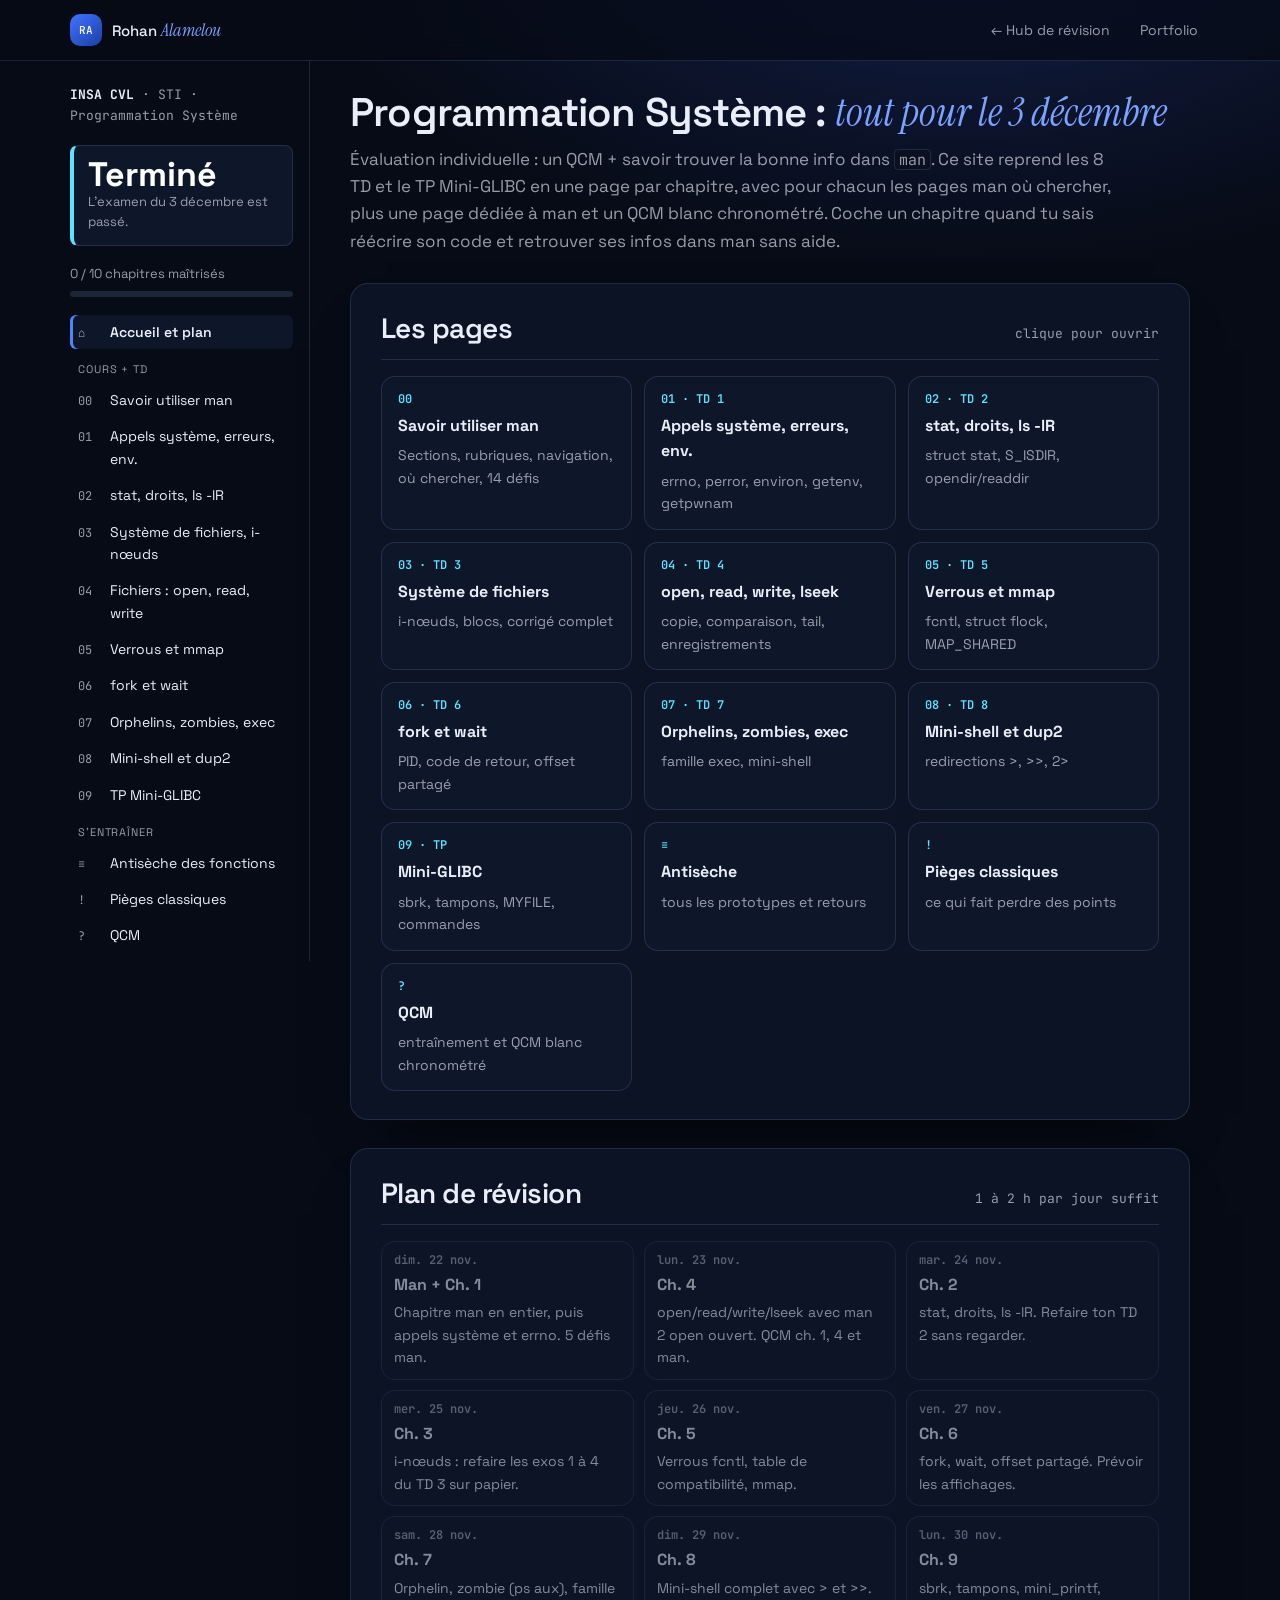
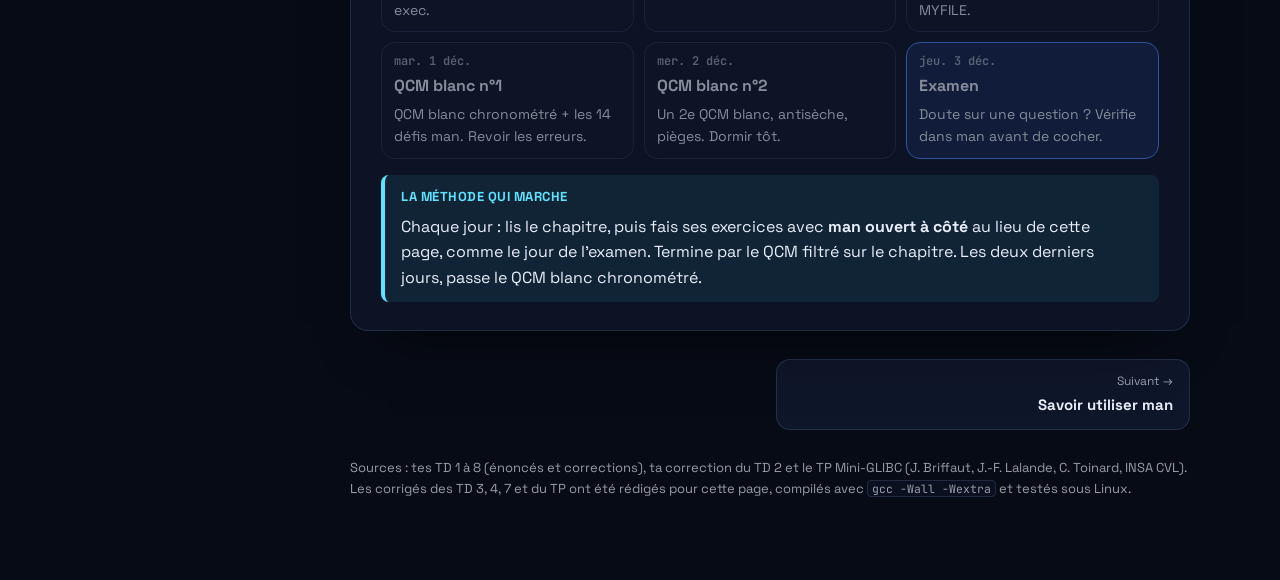
<file: revisions/prog-systeme.html>
<!DOCTYPE html>
<html lang="fr">
<head>
<meta charset="utf-8">
<meta name="viewport" content="width=device-width, initial-scale=1">
<title>Révisions Programmation Système — Rohan Alamelou</title>
<link rel="preconnect" href="https://fonts.googleapis.com">
<link rel="preconnect" href="https://fonts.gstatic.com" crossorigin>
<link href="https://fonts.googleapis.com/css2?family=Instrument+Serif:ital@0;1&family=JetBrains+Mono:wght@400;500;600&family=Space+Grotesk:wght@400;500;600;700&display=swap" rel="stylesheet">
<link rel="icon" type="image/svg+xml" href="../assets/img/favicon.svg">
<meta name="theme-color" content="#070b16">
<meta name="description" content="Cours, TD 1 à 8, Mini-GLIBC, man, antisèche et QCM chronométré.">
<meta property="og:title" content="Révisions Programmation Système — Rohan Alamelou">
<meta property="og:description" content="Cours, TD 1 à 8, Mini-GLIBC, man, antisèche et QCM chronométré.">
<meta property="og:image" content="https://laycelmk.github.io/AR-Portfolio/assets/img/og-image.jpg">
<meta name="twitter:card" content="summary_large_image">
<style>
/* Plan : barre latérale fixe (chapitres + progression) | colonne de lecture ~72ch.
   Monde visuel : console Unix, encre bleu nuit, accent ambre "curseur". */
:root {
  --bg: #070b16;
  --surface: #0e1629;
  --ink: #e9eef9;
  --muted: rgba(233,238,249,.64);
  --line: rgba(160,185,255,.15);
  --accent: #4f86ff;
  --accent-soft: rgba(61,116,255,.18);
  --code-bg: #0a1020;
  --ok: #4fe0a0; --ok-soft: rgba(67,227,155,.1);
  --bad: #ff7a93; --bad-soft: rgba(255,107,138,.1);
  --info: #5ee3ff; --info-soft: rgba(94,227,255,.08);
  --tok-kw: #c9a2ff; --tok-str: #7fe0a8; --tok-com: #6b7690; --tok-pp: #7aa2ff; --tok-num: #ffc46b; --tok-fn: #5ee3ff;
  --f-display: "Space Grotesk", system-ui, sans-serif;
  --f-body: "Space Grotesk", system-ui, -apple-system, "Segoe UI", sans-serif;
  --f-mono: "JetBrains Mono", ui-monospace, "SFMono-Regular", Menlo, Consolas, monospace;
  --serif: "Instrument Serif", Georgia, serif;
  color-scheme: dark;
}
* { box-sizing: border-box; }
html { scroll-padding-top: 16px; }
@media (prefers-reduced-motion: reduce) { html { scroll-behavior: auto; } }
body { margin: 0; background: var(--bg); color: var(--ink); font: 16px/1.6 var(--f-body); }
a { color: var(--info); }
:focus-visible { outline: 2px solid var(--accent); outline-offset: 2px; border-radius: 3px; }

.layout { display: grid; grid-template-columns: 260px minmax(0, 1fr); max-width: 1180px; margin: 0 auto; }
nav.side { position: sticky; top: 0; align-self: start; height: 100vh; overflow-y: auto; padding: 24px 16px 24px 20px; border-right: 1px solid var(--line); display: flex; flex-direction: column; gap: 18px; }
main { padding: 28px 40px 80px; display: flex; flex-direction: column; gap: 28px; min-width: 0; }

.brand { font-family: var(--f-mono); font-size: 13px; color: var(--muted); }
.brand b { color: var(--ink); }
.countdown { background: var(--surface); border: 1px solid var(--line); border-left: 4px solid var(--accent); border-radius: 8px; padding: 12px 14px; }
.countdown .big { font-family: var(--f-display); font-size: 34px; line-height: 1; font-weight: 700; font-variant-numeric: tabular-nums; }
.countdown .small { font-size: 13px; color: var(--muted); }
.progress { display: flex; flex-direction: column; gap: 6px; font-size: 13px; color: var(--muted); }
.bar { height: 6px; background: var(--line); border-radius: 3px; overflow: hidden; }
.bar > i { display: block; height: 100%; width: 0; background: var(--accent); transition: width .3s; }
nav.side ol { list-style: none; margin: 0; padding: 0; display: flex; flex-direction: column; gap: 2px; }
nav.side li a { display: flex; gap: 10px; align-items: baseline; padding: 6px 8px; border-radius: 6px; color: var(--ink); text-decoration: none; font-size: 14px; }
nav.side li a:hover { background: var(--surface); }
nav.side li a .n { font-family: var(--f-mono); font-size: 12px; color: var(--muted); min-width: 22px; }
nav.side li a.done .n { color: var(--ok); }
nav.side li a.done::after { content: "✓"; margin-left: auto; color: var(--ok); font-size: 13px; }
.navsep { font-size: 11px; letter-spacing: .08em; text-transform: uppercase; color: var(--muted); padding: 10px 8px 2px; }

h1, h2, h3 { font-family: var(--f-display); text-wrap: balance; line-height: 1.15; margin: 0; }
h1 { font-size: 40px; }
h2 { font-size: 28px; }
h3 { font-size: 19px; font-family: var(--f-body); font-weight: 600; }
p { margin: 0; max-width: 72ch; }
.lead { font-size: 17px; color: var(--muted); max-width: 70ch; }

section.chap { background: var(--surface); border: 1px solid var(--line); border-radius: 12px; padding: 28px 30px; display: flex; flex-direction: column; gap: 16px; }
.chap-head { display: flex; flex-wrap: wrap; gap: 8px 16px; align-items: baseline; justify-content: space-between; border-bottom: 1px solid var(--line); padding-bottom: 14px; }
.chap-head .tag { font-family: var(--f-mono); font-size: 12px; color: var(--accent); }
.chap-head h2 { flex: 1 1 340px; }
.check { display: inline-flex; gap: 8px; align-items: center; font-size: 14px; color: var(--muted); cursor: pointer; user-select: none; }
.check input { width: 18px; height: 18px; accent-color: var(--ok); }
.src { font-size: 13px; color: var(--muted); font-family: var(--f-mono); }

ol.steps { margin: 0; padding: 0; list-style: none; counter-reset: s; display: flex; flex-direction: column; gap: 8px; max-width: 76ch; }
ol.steps > li { counter-increment: s; display: grid; grid-template-columns: 28px 1fr; gap: 10px; }
ol.steps > li::before { content: counter(s); font: 600 13px/26px var(--f-mono); text-align: center; width: 26px; height: 26px; border-radius: 50%; background: var(--accent-soft); color: var(--accent); }
ul.plain { margin: 0; padding-left: 20px; max-width: 74ch; display: flex; flex-direction: column; gap: 4px; }

code { font-family: var(--f-mono); font-size: .88em; background: var(--code-bg); border: 1px solid var(--line); border-radius: 4px; padding: 0 4px; }
.code { border: 1px solid var(--line); border-radius: 8px; overflow: hidden; background: var(--code-bg); }
.code-bar { display: flex; justify-content: space-between; align-items: center; padding: 6px 12px; border-bottom: 1px solid var(--line); font: 12px var(--f-mono); color: var(--muted); gap: 12px; }
.code-bar button { font: 12px var(--f-body); border: 1px solid var(--line); background: var(--surface); color: var(--ink); border-radius: 5px; padding: 3px 10px; cursor: pointer; }
.code-bar button:hover { border-color: var(--accent); }
.code pre { margin: 0; padding: 14px 16px; overflow-x: auto; font: 13px/1.55 var(--f-mono); tab-size: 4; }
.code pre code { background: none; border: 0; padding: 0; font-size: inherit; }
.k { color: var(--tok-kw); font-weight: 600; } .s { color: var(--tok-str); } .c { color: var(--tok-com); font-style: italic; }
.p { color: var(--tok-pp); } .nmb { color: var(--tok-num); } .f { color: var(--tok-fn); }

.callout { border-radius: 8px; padding: 12px 16px; display: flex; flex-direction: column; gap: 6px; max-width: 82ch; }
.callout b.t { font-size: 13px; letter-spacing: .04em; text-transform: uppercase; }
.trap { background: var(--bad-soft); border-left: 4px solid var(--bad); }
.trap b.t { color: var(--bad); }
.tip { background: var(--info-soft); border-left: 4px solid var(--info); }
.tip b.t { color: var(--info); }
.okc { background: var(--ok-soft); border-left: 4px solid var(--ok); }
.okc b.t { color: var(--ok); }

.tbl { overflow-x: auto; border: 1px solid var(--line); border-radius: 8px; }
table { border-collapse: collapse; width: 100%; font-size: 14px; }
th, td { text-align: left; padding: 8px 12px; border-bottom: 1px solid var(--line); vertical-align: top; }
th { font-size: 12px; text-transform: uppercase; letter-spacing: .05em; color: var(--muted); background: var(--code-bg); }
tr:last-child td { border-bottom: 0; }
td code { white-space: nowrap; }
.num { font-variant-numeric: tabular-nums; font-family: var(--f-mono); }

.two { display: grid; grid-template-columns: repeat(auto-fit, minmax(280px, 1fr)); gap: 16px; }
.tree { font: 14px/1.6 var(--f-mono); background: var(--code-bg); border: 1px solid var(--line); border-radius: 8px; padding: 14px 16px; white-space: pre; overflow-x: auto; margin: 0; }
.tree .dir { color: var(--info); font-weight: 600; } .tree .ino { color: var(--accent); }

details.answer { border: 1px solid var(--line); border-radius: 8px; padding: 0; background: var(--surface); }
details.answer > summary { cursor: pointer; padding: 10px 14px; font-weight: 600; list-style: none; display: flex; gap: 10px; align-items: baseline; }
details.answer > summary::-webkit-details-marker { display: none; }
details.answer > summary::before { content: "▸"; color: var(--accent); }
details.answer[open] > summary::before { content: "▾"; }
details.answer > div { padding: 2px 16px 14px 34px; display: flex; flex-direction: column; gap: 10px; }

/* Plan de révision */
.plan { display: grid; grid-template-columns: repeat(auto-fill, minmax(190px, 1fr)); gap: 10px; }
.day { border: 1px solid var(--line); border-radius: 8px; padding: 10px 12px; background: var(--surface); display: flex; flex-direction: column; gap: 4px; }
.day .d { font: 600 12px var(--f-mono); color: var(--muted); }
.day.today { border-color: var(--accent); box-shadow: inset 0 0 0 1px var(--accent); }
.day.today .d { color: var(--accent); }
.day.past { opacity: .55; }
.day.exam { background: var(--accent-soft); border-color: var(--accent); }
.day .w { font-size: 14px; }

/* Quiz */
.quiz-top { display: flex; flex-wrap: wrap; gap: 10px; align-items: center; justify-content: space-between; }
.chips { display: flex; flex-wrap: wrap; gap: 6px; }
.chip { font: 13px var(--f-body); border: 1px solid var(--line); background: var(--surface); color: var(--ink); border-radius: 999px; padding: 4px 12px; cursor: pointer; }
.chip[aria-pressed="true"] { background: var(--ink); color: var(--surface); border-color: var(--ink); }
.score { font: 600 15px var(--f-mono); font-variant-numeric: tabular-nums; }
.btn { font: 600 14px var(--f-body); border: 1px solid var(--accent); background: var(--accent); color: #fff; border-radius: 6px; padding: 7px 14px; cursor: pointer; }
.btn.ghost { background: transparent; color: var(--accent); }
.qlist { display: flex; flex-direction: column; gap: 14px; }
.q { border: 1px solid var(--line); border-radius: 10px; padding: 14px 16px; display: flex; flex-direction: column; gap: 10px; }
.q .qh { display: flex; gap: 10px; align-items: baseline; }
.q .qn { font: 600 12px var(--f-mono); color: var(--muted); min-width: 28px; }
.q .qt { font-weight: 600; }
.q .qtag { margin-left: auto; font: 11px var(--f-mono); color: var(--accent); white-space: nowrap; }
.opts { display: grid; gap: 6px; }
.opt { text-align: left; font: 15px/1.4 var(--f-body); border: 1px solid var(--line); background: var(--surface); color: var(--ink); border-radius: 7px; padding: 8px 12px; cursor: pointer; }
.opt:hover:not(:disabled) { border-color: var(--accent); }
.opt:disabled { cursor: default; }
.opt.right { background: var(--ok-soft); border-color: var(--ok); }
.opt.wrong { background: var(--bad-soft); border-color: var(--bad); }
.expl { font-size: 14px; color: var(--muted); border-top: 1px dashed var(--line); padding-top: 8px; }
.expl b { color: var(--ink); }
.opt.sel { border-color: var(--info); background: var(--info-soft); box-shadow: inset 0 0 0 1px var(--info); }
.manref { display: flex; flex-wrap: wrap; gap: 6px; align-items: center; font-size: 13px; color: var(--muted); }
.manref code { color: var(--info); }
kbd { font: 600 12px var(--f-mono); border: 1px solid var(--line); border-bottom-width: 2px; border-radius: 4px; padding: 1px 6px; background: var(--surface); }
.exam-bar { display: flex; flex-wrap: wrap; gap: 10px; align-items: center; justify-content: space-between; background: var(--info-soft); border: 1px solid var(--info); border-radius: 8px; padding: 10px 14px; }
.exam-bar .timer { font: 700 20px var(--f-mono); font-variant-numeric: tabular-nums; }
.note { font: 700 30px var(--f-display); }
#exam-bar { position: sticky; top: 8px; z-index: 5; }
.page { display: flex; flex-direction: column; gap: 28px; }
.js .page { display: none; }
.js .page.on { display: flex; }
nav.side li a.cur { background: var(--surface); box-shadow: inset 3px 0 0 var(--accent); font-weight: 600; }
.pager { display: grid; grid-template-columns: 1fr 1fr; gap: 12px; }
.pager a { display: flex; flex-direction: column; gap: 2px; padding: 12px 16px; border: 1px solid var(--line); border-radius: 10px; background: var(--surface); color: var(--ink); text-decoration: none; }
.pager a:hover { border-color: var(--accent); }
.pager a.next { text-align: right; grid-column: 2; }
.pager small { color: var(--muted); font-size: 12px; }
.pager b { font-size: 15px; }
.cards { display: grid; grid-template-columns: repeat(auto-fill, minmax(230px, 1fr)); gap: 12px; }
.card { display: flex; flex-direction: column; gap: 6px; padding: 14px 16px; border: 1px solid var(--line); border-radius: 10px; background: var(--surface); color: var(--ink); text-decoration: none; }
.card:hover { border-color: var(--accent); }
.card .n { font: 600 12px var(--f-mono); color: var(--accent); display: flex; justify-content: space-between; }
.card b { font-size: 16px; }
.card span.d { font-size: 14px; color: var(--muted); }
.card.done .n::after { content: "✓ maîtrisé"; color: var(--ok); }
.hidden { display: none !important; }
.defis { display: flex; flex-direction: column; gap: 8px; }
.defis details.answer > summary { font-weight: 500; }
.defis .cmd { font: 600 13px var(--f-mono); color: var(--accent); }

footer { color: var(--muted); font-size: 13px; }

@media (max-width: 900px) {
  .layout { grid-template-columns: 1fr; }
  nav.side { position: static; height: auto; border-right: 0; border-bottom: 1px solid var(--line); padding: 16px; }
  nav.side ol { flex-direction: row; flex-wrap: wrap; }
  nav.side li a { padding: 4px 8px; border: 1px solid var(--line); }
  .navsep { display: none; }
  main { padding: 20px 16px 60px; }
  section.chap { padding: 20px 16px; }
  h1 { font-size: 30px; }
}
/* ===== Habillage portfolio ===== */
body { background: radial-gradient(1100px 600px at 75% -10%, #13204a 0%, var(--bg) 60%) fixed, var(--bg); -webkit-font-smoothing: antialiased; }
h1, h2 { letter-spacing: -.02em; font-weight: 600; }
h1 em { font-family: var(--serif); font-style: italic; font-weight: 400; letter-spacing: 0; color: #7aa2ff; }
section.chap { border-radius: 18px; background: rgba(14,22,41,.78); box-shadow: 0 30px 60px -36px rgba(0,0,0,.8); backdrop-filter: blur(8px); }
.countdown { border-left-color: var(--info); }
.countdown .big { color: #fff; }
.bar > i { background: linear-gradient(90deg, #3d74ff, #5ee3ff); }
.btn { border-radius: 999px; }
.chip, .code-bar button { border-radius: 999px; }
.card, .day, .q, .pager a { border-radius: 14px; }
.card:hover, .pager a:hover { border-color: #7aa2ff; background: rgba(61,116,255,.08); }
.chap-head .tag, .card .n, .q .qtag, .defis .cmd { color: var(--info); }
::selection { background: #3d74ff; color: #fff; }
.topbar { position: relative; z-index: 10; border-bottom: 1px solid var(--line); background: rgba(7,11,22,.7); backdrop-filter: blur(12px); }
.topbar .in { max-width: 1180px; margin: 0 auto; padding: 0 20px; height: 60px; display: flex; align-items: center; justify-content: space-between; gap: 16px; }
.topbar .logo { display: flex; align-items: center; gap: 10px; color: var(--ink); text-decoration: none; font-weight: 500; font-size: 15px; }
.topbar .logo i { font-family: var(--serif); font-size: 1.2em; color: #7aa2ff; }
.topbar .mark { display: grid; place-items: center; width: 32px; height: 32px; border-radius: 10px; font: 500 11px var(--f-mono); color: #fff; background: linear-gradient(140deg,#3d74ff,#1c3fa8); }
.topbar nav { display: flex; gap: 6px; }
.topbar nav a { color: var(--muted); text-decoration: none; font-size: 14px; padding: 7px 12px; border-radius: 999px; transition: background .2s, color .2s; }
.topbar nav a:hover { color: var(--ink); background: rgba(122,162,255,.12); }
nav.side { height: 100vh; }
@media (max-width: 600px) { .topbar .logo span:last-child { display: none; } }
</style>
</head>
<body>
<script>document.documentElement.classList.add("js");</script>
<header class="topbar"><div class="in">
  <a class="logo" href="../index.html"><span class="mark">RA</span><span>Rohan <i>Alamelou</i></span></a>
  <nav><a href="../cours.html">← Hub de révision</a><a href="../index.html">Portfolio</a></nav>
</div></header>
<div class="layout">
<nav class="side" aria-label="Chapitres">
  <div class="brand"><b>INSA CVL</b> · STI · Programmation Système</div>
  <div class="countdown">
    <div class="big" id="jour">J-12</div>
    <div class="small" id="jour-txt">avant l'examen du jeudi 3 décembre</div>
  </div>
  <div class="progress">
    <span id="prog-txt">0 / 10 chapitres maîtrisés</span>
    <div class="bar"><i id="prog-bar"></i></div>
  </div>
  <ol>
    <li><a href="#accueil"><span class="n">⌂</span>Accueil et plan</a></li>
    <li class="navsep">Cours + TD</li>
    <li><a href="#man" data-ch="man"><span class="n">00</span>Savoir utiliser man</a></li>
    <li><a href="#ch1" data-ch="ch1"><span class="n">01</span>Appels système, erreurs, env.</a></li>
    <li><a href="#ch2" data-ch="ch2"><span class="n">02</span>stat, droits, ls -lR</a></li>
    <li><a href="#ch3" data-ch="ch3"><span class="n">03</span>Système de fichiers, i-nœuds</a></li>
    <li><a href="#ch4" data-ch="ch4"><span class="n">04</span>Fichiers : open, read, write</a></li>
    <li><a href="#ch5" data-ch="ch5"><span class="n">05</span>Verrous et mmap</a></li>
    <li><a href="#ch6" data-ch="ch6"><span class="n">06</span>fork et wait</a></li>
    <li><a href="#ch7" data-ch="ch7"><span class="n">07</span>Orphelins, zombies, exec</a></li>
    <li><a href="#ch8" data-ch="ch8"><span class="n">08</span>Mini-shell et dup2</a></li>
    <li><a href="#ch9" data-ch="ch9"><span class="n">09</span>TP Mini-GLIBC</a></li>
    <li class="navsep">S'entraîner</li>
    <li><a href="#memo"><span class="n">≡</span>Antisèche des fonctions</a></li>
    <li><a href="#pieges"><span class="n">!</span>Pièges classiques</a></li>
    <li><a href="#quiz"><span class="n">?</span>QCM</a></li>
  </ol>
</nav>

<main>
<div class="page" id="accueil">
<header style="display:flex;flex-direction:column;gap:10px">
  <h1>Programmation Système&nbsp;: <em>tout pour le 3 décembre</em></h1>
  <p class="lead">Évaluation individuelle : un QCM + savoir trouver la bonne info dans <code>man</code>. Ce site reprend les 8 TD et le TP Mini-GLIBC en une page par chapitre, avec pour chacun les pages man où chercher, plus une page dédiée à man et un QCM blanc chronométré. Coche un chapitre quand tu sais réécrire son code et retrouver ses infos dans man sans aide.</p>
</header>

<section class="chap" id="pages-list">
  <div class="chap-head"><h2>Les pages</h2><span class="src">clique pour ouvrir</span></div>
  <div class="cards">
    <a class="card" href="#man" data-ch="man"><span class="n">00</span><b>Savoir utiliser man</b><span class="d">Sections, rubriques, navigation, où chercher, 14 défis</span></a>
    <a class="card" href="#ch1" data-ch="ch1"><span class="n">01 · TD 1</span><b>Appels système, erreurs, env.</b><span class="d">errno, perror, environ, getenv, getpwnam</span></a>
    <a class="card" href="#ch2" data-ch="ch2"><span class="n">02 · TD 2</span><b>stat, droits, ls -lR</b><span class="d">struct stat, S_ISDIR, opendir/readdir</span></a>
    <a class="card" href="#ch3" data-ch="ch3"><span class="n">03 · TD 3</span><b>Système de fichiers</b><span class="d">i-nœuds, blocs, corrigé complet</span></a>
    <a class="card" href="#ch4" data-ch="ch4"><span class="n">04 · TD 4</span><b>open, read, write, lseek</b><span class="d">copie, comparaison, tail, enregistrements</span></a>
    <a class="card" href="#ch5" data-ch="ch5"><span class="n">05 · TD 5</span><b>Verrous et mmap</b><span class="d">fcntl, struct flock, MAP_SHARED</span></a>
    <a class="card" href="#ch6" data-ch="ch6"><span class="n">06 · TD 6</span><b>fork et wait</b><span class="d">PID, code de retour, offset partagé</span></a>
    <a class="card" href="#ch7" data-ch="ch7"><span class="n">07 · TD 7</span><b>Orphelins, zombies, exec</b><span class="d">famille exec, mini-shell</span></a>
    <a class="card" href="#ch8" data-ch="ch8"><span class="n">08 · TD 8</span><b>Mini-shell et dup2</b><span class="d">redirections &gt;, &gt;&gt;, 2&gt;</span></a>
    <a class="card" href="#ch9" data-ch="ch9"><span class="n">09 · TP</span><b>Mini-GLIBC</b><span class="d">sbrk, tampons, MYFILE, commandes</span></a>
    <a class="card" href="#memo"><span class="n">≡</span><b>Antisèche</b><span class="d">tous les prototypes et retours</span></a>
    <a class="card" href="#pieges"><span class="n">!</span><b>Pièges classiques</b><span class="d">ce qui fait perdre des points</span></a>
    <a class="card" href="#quiz"><span class="n">?</span><b>QCM</b><span class="d">entraînement et QCM blanc chronométré</span></a>
  </div>
</section>

<section class="chap" id="plan-rev">
  <div class="chap-head"><h2>Plan de révision</h2><span class="src">1 à 2 h par jour suffit</span></div>
  <div class="plan" id="plan-grid"></div>
  <div class="callout tip"><b class="t">La méthode qui marche</b><p>Chaque jour : lis le chapitre, puis fais ses exercices avec <b>man ouvert à côté</b> au lieu de cette page, comme le jour de l'examen. Termine par le QCM filtré sur le chapitre. Les deux derniers jours, passe le QCM blanc chronométré.</p></div>
</section>
</div>

<!-- ============ MAN ============ -->
<section class="chap page-sec" id="man">
  <div class="chap-head">
    <span class="tag">Compétence évaluée</span>
    <h2>Savoir utiliser man et savoir où regarder</h2>
    <label class="check"><input type="checkbox" data-done="man"> Je maîtrise</label>
  </div>
  <h3>En deux phrases</h3>
  <p><code>man</code> est la documentation installée sur la machine : chaque fonction a une page, toujours découpée dans les mêmes rubriques. Le jour de l'examen, tu n'as pas besoin de tout retenir : il faut savoir <b>quelle page ouvrir</b> et <b>quelle rubrique lire</b>.</p>

  <h3>1. Les sections : le numéro qui change tout</h3>
  <div class="tbl"><table>
    <thead><tr><th>Section</th><th>Contenu</th><th>Exemples de ton cours</th></tr></thead>
    <tbody>
      <tr><td class="num">1</td><td>Commandes du shell</td><td><code>ls</code>, <code>chmod</code>, <code>ps</code>, et aussi <code>printf</code>, <code>stat</code>, <code>kill</code> (les commandes)</td></tr>
      <tr><td class="num"><b>2</b></td><td><b>Appels système</b> (le noyau)</td><td><code>open</code>, <code>read</code>, <code>write</code>, <code>lseek</code>, <code>stat</code>, <code>fork</code>, <code>wait</code>, <code>execve</code>, <code>dup</code>, <code>fcntl</code>, <code>mmap</code>, <code>brk</code></td></tr>
      <tr><td class="num"><b>3</b></td><td><b>Fonctions de la bibliothèque C</b></td><td><code>printf</code>, <code>fopen</code>, <code>getenv</code>, <code>perror</code>, <code>strerror</code>, <code>errno</code>, <code>opendir</code>, <code>readdir</code>, <code>getpwnam</code>, <code>exec</code> (execv, execvp…), <code>exit</code>, <code>strftime</code></td></tr>
      <tr><td class="num">3type</td><td>Types et structures (man récent)</td><td><code>man 3type stat</code> = les champs de <code>struct stat</code></td></tr>
      <tr><td class="num">5</td><td>Formats de fichiers</td><td><code>man 5 passwd</code> = format de <code>/etc/passwd</code></td></tr>
      <tr><td class="num"><b>7</b></td><td><b>Vues d'ensemble</b></td><td><code>man 7 inode</code> (types et droits), <code>man 7 environ</code>, <code>man 7 signal</code></td></tr>
    </tbody>
  </table></div>
  <div class="callout trap"><b class="t">Le piège n°1</b><p>Sans numéro, <code>man</code> ouvre la première section qui a une page de ce nom. <code>man printf</code>, <code>man write</code>, <code>man stat</code> ou <code>man kill</code> ouvrent la <b>commande shell</b> (section 1), pas la fonction C. Toujours taper la section : <code>man 3 printf</code>, <code>man 2 write</code>, <code>man 2 stat</code>. En haut de la page, <code>WRITE(2)</code> ou <code>WRITE(1)</code> te dit dans quelle section tu es.</p></div>
  <p><b>Comment savoir si c'est 2 ou 3 ?</b> Si la fonction parle directement au noyau (descripteurs, processus, mémoire brute), c'est 2. Si c'est une fonction « confort » de la libc (<code>FILE*</code>, chaînes, environnement, annuaire), c'est 3. Dans le doute : <code>man -f nom</code> (ou <code>whatis nom</code>) liste toutes les sections où il existe.</p>

  <h3>2. Anatomie d'une page : quelle rubrique pour quelle question</h3>
  <div class="tbl"><table>
    <thead><tr><th>Rubrique</th><th>Ce que tu y trouves</th><th>Exemple</th></tr></thead>
    <tbody>
      <tr><td><b>NAME</b></td><td>Toutes les fonctions documentées sur la page</td><td><code>dup, dup2, dup3</code> → dup2 est dans <code>man 2 dup</code></td></tr>
      <tr><td><b>SYNOPSIS</b></td><td>Les <code>#include</code> à mettre, le prototype exact, et parfois les « Feature Test Macro Requirements »</td><td><code>waitpid</code> → <code>#include &lt;sys/wait.h&gt;</code></td></tr>
      <tr><td><b>DESCRIPTION</b></td><td>Ce que fait la fonction, ses options, ses structures, ses macros</td><td>drapeaux <code>O_APPEND</code> ; <code>struct flock</code> ; <code>WIFEXITED</code></td></tr>
      <tr><td><b>RETURN VALUE</b></td><td>Ce qui est renvoyé en cas de succès et d'échec</td><td><code>mmap</code> → <code>MAP_FAILED</code> ; <code>waitpid</code> + <code>WNOHANG</code> → 0</td></tr>
      <tr><td><b>ERRORS</b></td><td>Chaque valeur possible d'<code>errno</code> et sa cause</td><td><code>open</code> → <code>ENOENT</code>, <code>EACCES</code>, <code>EEXIST</code></td></tr>
      <tr><td>NOTES / BUGS</td><td>Subtilités, différences entre systèmes</td><td></td></tr>
      <tr><td><b>EXAMPLES</b></td><td>Un programme complet qui compile</td><td>présent dans <code>stat(2)</code>, <code>fork(2)</code>, <code>wait(2)</code>, <code>mmap(2)</code>, <code>execve(2)</code>, <code>getpwnam(3)</code>, <code>strftime(3)</code></td></tr>
      <tr><td><b>SEE ALSO</b></td><td>Les pages voisines, pour rebondir</td><td><code>stat(2)</code> renvoie vers <code>inode(7)</code></td></tr>
    </tbody>
  </table></div>

  <h3>3. Se déplacer vite dans une page</h3>
  <div class="two">
    <div class="tbl"><table>
      <thead><tr><th>Touche</th><th>Action</th></tr></thead>
      <tbody>
        <tr><td><kbd>Espace</kbd> / <kbd>b</kbd></td><td>page suivante / précédente</td></tr>
        <tr><td><kbd>/</kbd>mot <kbd>Entrée</kbd></td><td>chercher « mot » vers le bas</td></tr>
        <tr><td><kbd>n</kbd> / <kbd>N</kbd></td><td>occurrence suivante / précédente</td></tr>
        <tr><td><kbd>g</kbd> / <kbd>G</kbd></td><td>début / fin de la page</td></tr>
        <tr><td><kbd>q</kbd></td><td>quitter</td></tr>
        <tr><td><kbd>h</kbd></td><td>aide de toutes les touches</td></tr>
      </tbody>
    </table></div>
    <div style="display:flex;flex-direction:column;gap:10px">
      <div class="callout tip"><b class="t">Sauter directement à une rubrique</b><p>Tape <code>/^RETURN</code> ou <code>/^ERRORS</code> : le <code>^</code> veut dire « en début de ligne », ce qui évite de tomber sur le mot au milieu du texte.</p></div>
      <div class="callout tip"><b class="t">Commandes utiles</b>
        <ul class="plain">
          <li><code>man -k mot</code> (ou <code>apropos mot</code>) : chercher une page quand on ne connaît pas son nom. Ex. <code>man -k duplicate</code> trouve <code>dup(2)</code>.</li>
          <li><code>man -f nom</code> (ou <code>whatis nom</code>) : dans quelles sections existe ce nom.</li>
          <li><code>man 2 syscalls</code> : la liste de tous les appels système.</li>
          <li><code>man 2 open | grep -n O_APPEND</code> : chercher sans ouvrir la page.</li>
        </ul>
      </div>
    </div>
  </div>

  <h3>4. Où regarder pour chaque notion de ton cours</h3>
  <div class="tbl"><table>
    <thead><tr><th>Tu cherches…</th><th>Page</th><th>Rubrique</th></tr></thead>
    <tbody>
      <tr><td>Les <code>#include</code> d'une fonction</td><td><code>man 2|3 nom</code></td><td>SYNOPSIS</td></tr>
      <tr><td>Ce qu'elle renvoie (-1 ? NULL ? autre ?)</td><td><code>man 2|3 nom</code></td><td>RETURN VALUE</td></tr>
      <tr><td>Le sens d'un code d'erreur (EAGAIN, EBADF…)</td><td><code>man 3 errno</code></td><td>DESCRIPTION (liste)</td></tr>
      <tr><td>Les drapeaux de <code>open</code> et les constantes de droits <code>S_IRUSR</code>…</td><td><code>man 2 open</code></td><td>DESCRIPTION (O_CREAT)</td></tr>
      <tr><td>Les macros <code>S_ISDIR</code>, <code>S_ISLNK</code> et les valeurs octales des droits</td><td><code>man 7 inode</code></td><td>« The file type and mode »</td></tr>
      <tr><td>Les champs de <code>struct stat</code></td><td><code>man 3type stat</code> (sur un vieux système : <code>man 2 stat</code>)</td><td>DESCRIPTION</td></tr>
      <tr><td>Les champs de <code>struct dirent</code> (<code>d_name</code>, <code>d_type</code>)</td><td><code>man 3 readdir</code></td><td>DESCRIPTION</td></tr>
      <tr><td>Les champs de <code>struct passwd</code></td><td><code>man 3 getpwnam</code></td><td>DESCRIPTION</td></tr>
      <tr><td><code>struct flock</code>, <code>F_SETLK</code>, <code>F_SETLKW</code></td><td><code>man 2 fcntl</code></td><td>« Advisory record locking »</td></tr>
      <tr><td><code>PROT_READ</code>, <code>MAP_SHARED</code></td><td><code>man 2 mmap</code></td><td>DESCRIPTION</td></tr>
      <tr><td>Ce que le fils hérite (offset partagé, verrous non hérités)</td><td><code>man 2 fork</code></td><td>DESCRIPTION</td></tr>
      <tr><td><code>WIFEXITED</code>, <code>WEXITSTATUS</code>, <code>WNOHANG</code></td><td><code>man 2 wait</code></td><td>DESCRIPTION</td></tr>
      <tr><td><code>execv</code>, <code>execvp</code>, <code>execl</code>…</td><td><code>man 3 exec</code></td><td>DESCRIPTION</td></tr>
      <tr><td><code>execve</code> et les descripteurs qui restent ouverts</td><td><code>man 2 execve</code></td><td>DESCRIPTION</td></tr>
      <tr><td><code>dup2</code></td><td><code>man 2 dup</code></td><td>DESCRIPTION</td></tr>
      <tr><td><code>sbrk</code></td><td><code>man 2 brk</code></td><td>RETURN VALUE</td></tr>
      <tr><td><code>exit</code> vs <code>_exit</code> (tampons vidés ou non)</td><td><code>man 3 exit</code>, <code>man 2 _exit</code></td><td>DESCRIPTION</td></tr>
      <tr><td>Les <code>%a %d %H</code>… de strftime</td><td><code>man 3 strftime</code></td><td>DESCRIPTION</td></tr>
      <tr><td><code>environ</code>, <code>getenv</code>, <code>putenv</code></td><td><code>man 7 environ</code>, <code>man 3 getenv</code>, <code>man 3 putenv</code></td><td>DESCRIPTION</td></tr>
      <tr><td>Les noms <code>_PC_LINK_MAX</code>…</td><td><code>man 3 pathconf</code></td><td>DESCRIPTION</td></tr>
    </tbody>
  </table></div>

  <h3>5. Défis chronométrés : 1 minute chacun</h3>
  <p>Ouvre un terminal, lance un chrono, cherche la réponse dans man, puis seulement ensuite clique pour vérifier.</p>
  <div class="defis">
    <details class="answer"><summary>Quels <code>#include</code> faut-il pour <code>waitpid</code> ?</summary><div><p><span class="cmd">man 2 waitpid</span> → SYNOPSIS : <code>#include &lt;sys/wait.h&gt;</code>.</p></div></details>
    <details class="answer"><summary>Que renvoie <code>waitpid</code> avec <code>WNOHANG</code> si le fils tourne encore ?</summary><div><p><span class="cmd">man 2 wait</span> → <code>/^RETURN</code> : <b>0</b>.</p></div></details>
    <details class="answer"><summary>Quel <code>errno</code> si on ouvre sans <code>O_CREAT</code> un fichier qui n'existe pas ?</summary><div><p><span class="cmd">man 2 open</span> → <code>/^ERRORS</code> puis <code>/ENOENT</code> : <b>ENOENT</b>.</p></div></details>
    <details class="answer"><summary>Que renvoie <code>sbrk</code> en cas d'erreur ?</summary><div><p><span class="cmd">man 2 sbrk</span> (c'est la page <code>brk</code>) → RETURN VALUE : <b><code>(void *) -1</code></b> et errno = ENOMEM.</p></div></details>
    <details class="answer"><summary>Quels sont les champs de <code>struct dirent</code> ?</summary><div><p><span class="cmd">man 3 readdir</span> → DESCRIPTION : <code>d_ino</code>, <code>d_off</code>, <code>d_reclen</code>, <code>d_type</code>, <code>d_name[256]</code>. Seuls <code>d_name</code> et <code>d_ino</code> sont garantis par POSIX ; <code>d_type</code> peut valoir <code>DT_UNKNOWN</code>, d'où l'usage de <code>lstat</code>.</p></div></details>
    <details class="answer"><summary>Quelle macro teste un lien symbolique, et sur quel champ ?</summary><div><p><span class="cmd">man 7 inode</span> → <code>/S_ISLNK</code> : <code>S_ISLNK(st.st_mode)</code>.</p></div></details>
    <details class="answer"><summary>Quel champ de <code>struct flock</code> donne le type de verrou ?</summary><div><p><span class="cmd">man 2 fcntl</span> → <code>/Advisory</code> : <code>l_type</code> (F_RDLCK, F_WRLCK, F_UNLCK).</p></div></details>
    <details class="answer"><summary>Le fils hérite-t-il des verrous fcntl du père ?</summary><div><p><span class="cmd">man 2 fork</span> → <code>/record locks</code> : <b>non</b>.</p></div></details>
    <details class="answer"><summary>Après un fork, le fils et le père partagent-ils l'offset d'un fichier ?</summary><div><p><span class="cmd">man 2 fork</span> → <code>/open file desc</code> : <b>oui</b>, même « open file description », donc mêmes flags et même offset.</p></div></details>
    <details class="answer"><summary><code>_exit</code> vide-t-il les tampons de <code>printf</code> ?</summary><div><p><span class="cmd">man 2 _exit</span> → <code>/stdio</code> : <b>non</b>, les flux stdio ne sont pas vidés. <code>exit(3)</code>, lui, les vide.</p></div></details>
    <details class="answer"><summary>Quel format <code>strftime</code> donne le jour de la semaine abrégé ?</summary><div><p><span class="cmd">man 3 strftime</span> → <code>/%a</code> : <b>%a</b>.</p></div></details>
    <details class="answer"><summary>Faut-il le droit de lecture sur un fichier pour faire <code>stat</code> dessus ?</summary><div><p><span class="cmd">man 2 stat</span> → DESCRIPTION : <b>non</b>, aucun droit sur le fichier lui-même, seulement le droit d'exécution (traversée) sur les répertoires du chemin.</p></div></details>
    <details class="answer"><summary>Dans quelle page est documenté <code>execvp</code> ?</summary><div><p><span class="cmd">man -f execvp</span> → <code>exec(3)</code>. C'est une fonction de la libc qui finit par appeler l'appel système <code>execve(2)</code>.</p></div></details>
    <details class="answer"><summary>Tu ne te rappelles plus le nom de la fonction qui « duplique un descripteur ». Comment la trouver ?</summary><div><p><span class="cmd">man -k duplicate</span> (ou <code>apropos duplicate</code>) → <code>dup (2) - duplicate a file descriptor</code>.</p></div></details>
  </div>
  <div class="callout tip"><b class="t">Si man -k ne trouve rien</b><p>L'index n'est peut-être pas construit sur la machine (<code>mandb</code> pas lancé). Passe par <code>man 2 syscalls</code> ou par la rubrique SEE ALSO d'une page proche.</p></div>
</section>

<!-- ============ CH1 ============ -->
<section class="chap page-sec" id="ch1">
  <div class="chap-head">
    <span class="tag">TD 1</span>
    <h2>Appels système, erreurs et environnement</h2>
    <label class="check"><input type="checkbox" data-done="ch1"> Je maîtrise</label>
  </div>
  <div class="manref"><b>Dans man :</b> <code>man 2 write</code> <code>man 3 errno</code> <code>man 3 perror</code> <code>man 3 strerror</code> <code>man 3 getenv</code> <code>man 7 environ</code> <code>man 3 pathconf</code> <code>man 3 getpwnam</code></div>
  <h3>En deux phrases</h3>
  <p>Un <b>appel système</b> est une demande faite au noyau (écrire, ouvrir un fichier, créer un processus…). En cas d'échec il renvoie presque toujours <code>-1</code> et range un numéro d'erreur dans la variable globale <code>errno</code>.</p>
  <h3>Gérer une erreur, étape par étape</h3>
  <ol class="steps">
    <li><span>Faire l'appel et <b>stocker son retour</b> : <code>ret = write(...)</code>.</span></li>
    <li><span>Tester <code>ret == -1</code> (ou <code>NULL</code> pour les fonctions qui renvoient un pointeur).</span></li>
    <li><span>Copier <code>errno</code> tout de suite dans une variable : le moindre appel suivant peut l'écraser.</span></li>
    <li><span>Afficher : <code>perror("contexte")</code> écrit « contexte: message » sur la sortie d'erreur. Ou fais-le à la main avec <code>strerror(errno)</code>, qui renvoie le texte.</span></li>
  </ol>
  <div class="code"><div class="code-bar"><span>erreur.c · exercices 2 à 4</span><button type="button" class="copy">Copier</button></div><pre><code>#include &lt;stdio.h&gt;    // printf, fprintf, perror
#include &lt;string.h&gt;   // strerror
#include &lt;errno.h&gt;    // la variable globale errno
#include &lt;unistd.h&gt;   // write

int main(void) {
    // 42 n'est pas un descripteur ouvert -&gt; l'appel système échoue
    ssize_t ret = write(42, "hello\n", 6);

    if (ret == -1) {                 // -1 = échec, errno a été rempli
        int e = errno;               // on SAUVE errno tout de suite :
                                     // le prochain appel peut l'écraser
        perror("write");             // -&gt; write: Bad file descriptor

        // Équivalent "fait main" : strerror traduit le code en texte
        fprintf(stderr, "Mon perror : %s (errno=%d)\n", strerror(e), e);
        return 1;
    }
    return 0;
}</code></pre></div>
  <div class="callout tip"><b class="t">Exercice 1 en une ligne</b><p><code>syscall(SYS_write, STDOUT_FILENO, "hello\n", 6);</code> appelle le noyau directement par son numéro. <code>write(1, "hello\n", 6)</code> fait la même chose via une petite fonction de la libc. Le 6 = 5 lettres + <code>'\n'</code>.</p></div>
  <h3>Variables d'environnement</h3>
  <p><code>extern char **environ;</code> est un tableau de chaînes <code>"NOM=valeur"</code> qui se termine par <code>NULL</code>. <code>getenv("HOME")</code> renvoie juste la partie valeur, ou <code>NULL</code> si la variable n'existe pas. <code>putenv("X=1")</code> ajoute ou modifie une variable.</p>
  <div class="code"><div class="code-bar"><span>monenv.c · exercices 6 et 7</span><button type="button" class="copy">Copier</button></div><pre><code>#include &lt;stdio.h&gt;
#include &lt;stdlib.h&gt;   // getenv

extern char **environ;   // tableau de chaînes "NOM=valeur", terminé par NULL

int main(int argc, char *argv[]) {
    if (argc &lt; 2) {                        // pas d'argument : on imite "env"
        for (char **p = environ; *p != NULL; p++)
            printf("%s\n", *p);
        return 0;
    }
    char *valeur = getenv(argv[1]);        // ex : ./monenv HOME
    if (valeur == NULL) {                  // la variable n'existe pas
        fprintf(stderr, "%s : variable inconnue\n", argv[1]);
        return 1;
    }
    printf("%s=%s\n", argv[1], valeur);
    return 0;
}</code></pre></div>
  <h3>Limites du système et comptes utilisateurs</h3>
  <ul class="plain">
    <li><code>long pathconf(const char *path, int name)</code> donne une limite qui dépend du fichier : <code>_PC_LINK_MAX</code> (nb max de liens), <code>_PC_NAME_MAX</code> (longueur d'un nom), <code>_PC_PATH_MAX</code>. Renvoie <code>-1</code> si erreur ou si pas de limite.</li>
    <li><code>getpwnam(login)</code> et <code>getpwuid(uid)</code> renvoient un <code>struct passwd *</code> (champs <code>pw_name</code>, <code>pw_uid</code>, <code>pw_gid</code>, <code>pw_gecos</code>, <code>pw_dir</code>, <code>pw_shell</code>), ou <code>NULL</code> si inconnu.</li>
  </ul>
  <div class="code"><div class="code-bar"><span>infouser.c · exercice 10</span><button type="button" class="copy">Copier</button></div><pre><code>#include &lt;stdio.h&gt;
#include &lt;pwd.h&gt;      // struct passwd, getpwnam

int main(int argc, char *argv[]) {
    if (argc != 2) { fprintf(stderr, "usage : %s login\n", argv[0]); return 1; }

    struct passwd *u = getpwnam(argv[1]);  // cherche le compte par son nom
    if (u == NULL) { printf("Utilisateur inconnu\n"); return 1; }

    printf("Nom     : %s\n", u-&gt;pw_name);
    printf("UID/GID : %d / %d\n", (int)u-&gt;pw_uid, (int)u-&gt;pw_gid);
    printf("Infos   : %s\n", u-&gt;pw_gecos);
    printf("Home    : %s\n", u-&gt;pw_dir);
    printf("Shell   : %s\n", u-&gt;pw_shell);
    return 0;
}</code></pre></div>
  <div class="callout okc"><b class="t">Question de cours (exo 12)</b><p>Ton login n'est pas dans <code>/etc/passwd</code> mais <code>getpwnam</code> le trouve : les comptes de l'école viennent d'un annuaire réseau (LDAP). <code>/etc/passwd</code> ne contient que les comptes locaux.</p></div>
</section>

<!-- ============ CH2 ============ -->
<section class="chap page-sec" id="ch2">
  <div class="chap-head">
    <span class="tag">TD 2 · ton fichier td02_correction.c</span>
    <h2>stat, types de fichiers, droits et ls -lR</h2>
    <label class="check"><input type="checkbox" data-done="ch2"> Je maîtrise</label>
  </div>
  <div class="manref"><b>Dans man :</b> <code>man 2 stat</code> <code>man 3type stat</code> <code>man 7 inode</code> <code>man 3 opendir</code> <code>man 3 readdir</code> <code>man 3 getpwuid</code> <code>man 3 getgrgid</code> <code>man 3 strftime</code></div>
  <h3>En deux phrases</h3>
  <p><code>stat(chemin, &amp;st)</code> remplit une structure <code>struct stat</code> avec tout ce que l'i-nœud sait du fichier : type, droits, taille, propriétaire, dates. Pour lister un répertoire on utilise <code>opendir</code>, puis <code>readdir</code> en boucle, puis <code>closedir</code>.</p>
  <div class="tbl"><table>
    <thead><tr><th>Champ de struct stat</th><th>Contenu</th><th>Comment l'afficher</th></tr></thead>
    <tbody>
      <tr><td><code>st_mode</code></td><td>type + 9 bits de droits</td><td><code>S_ISDIR(st.st_mode)</code>, <code>st.st_mode &amp; S_IRUSR</code></td></tr>
      <tr><td><code>st_size</code></td><td>taille en octets</td><td><code>(long)st.st_size</code></td></tr>
      <tr><td><code>st_nlink</code></td><td>nombre de liens physiques</td><td><code>(int)st.st_nlink</code></td></tr>
      <tr><td><code>st_uid</code>, <code>st_gid</code></td><td>numéros propriétaire / groupe</td><td><code>getpwuid(uid)-&gt;pw_name</code>, <code>getgrgid(gid)-&gt;gr_name</code></td></tr>
      <tr><td><code>st_mtime</code></td><td>date de dernière modification</td><td><code>strftime(buf, n, "%d/%m %H:%M", localtime(&amp;st.st_mtime))</code></td></tr>
      <tr><td><code>st_ino</code></td><td>numéro d'i-nœud</td><td><code>(long)st.st_ino</code></td></tr>
    </tbody>
  </table></div>
  <h3>Lire les droits : le masque binaire</h3>
  <p><code>st_mode</code> est un nombre dont chaque bit veut dire quelque chose. <code>st_mode &amp; S_IWGRP</code> garde uniquement le bit « écriture pour le groupe » : le résultat est non nul si le droit existe. Les droits en octal : <b>r = 4, w = 2, x = 1</b>, un chiffre pour propriétaire / groupe / autres. Exemple : <code>0754</code> = <code>rwx r-x r--</code>.</p>
  <div class="code"><div class="code-bar"><span>mon_ls.c · version courte et commentée du TD 2</span><button type="button" class="copy">Copier</button></div><pre><code>#include &lt;stdio.h&gt;
#include &lt;string.h&gt;
#include &lt;dirent.h&gt;     // opendir, readdir, closedir
#include &lt;sys/stat.h&gt;   // lstat, S_ISDIR...

// Affiche type + droits comme "ls -l" : ex. drwxr-xr-x
void affiche_droits(mode_t m) {
    char type = '?';
    if      (S_ISREG(m))  type = '-';   // fichier ordinaire
    else if (S_ISDIR(m))  type = 'd';   // répertoire
    else if (S_ISLNK(m))  type = 'l';   // lien symbolique (lstat seulement !)
    else if (S_ISCHR(m))  type = 'c';   // périphérique caractère
    else if (S_ISBLK(m))  type = 'b';   // périphérique bloc
    else if (S_ISFIFO(m)) type = 'p';   // tube nommé
    else if (S_ISSOCK(m)) type = 's';   // socket

    // m &amp; S_IRUSR est NON NUL si le bit "lecture propriétaire" est à 1
    printf("%c%c%c%c%c%c%c%c%c%c", type,
           m &amp; S_IRUSR ? 'r' : '-', m &amp; S_IWUSR ? 'w' : '-', m &amp; S_IXUSR ? 'x' : '-',
           m &amp; S_IRGRP ? 'r' : '-', m &amp; S_IWGRP ? 'w' : '-', m &amp; S_IXGRP ? 'x' : '-',
           m &amp; S_IROTH ? 'r' : '-', m &amp; S_IWOTH ? 'w' : '-', m &amp; S_IXOTH ? 'x' : '-');
}

// Parcours RÉCURSIF d'un répertoire (comme ls -lR)
void parcours(const char *chemin) {
    DIR *d = opendir(chemin);              // 1) ouvrir le répertoire
    if (d == NULL) { perror(chemin); return; }

    struct dirent *e;
    while ((e = readdir(d)) != NULL) {     // 2) une entrée à chaque appel
        // ignorer "." et ".." sinon boucle infinie !
        if (strcmp(e-&gt;d_name, ".") == 0 || strcmp(e-&gt;d_name, "..") == 0)
            continue;

        char complet[4096];                // 3) construire "chemin/nom"
        snprintf(complet, sizeof(complet), "%s/%s", chemin, e-&gt;d_name);

        struct stat st;
        if (lstat(complet, &amp;st) == -1) { perror(complet); continue; }

        affiche_droits(st.st_mode);
        printf(" %8ld %s\n", (long)st.st_size, complet);

        if (S_ISDIR(st.st_mode))           // 4) sous-répertoire -&gt; on descend
            parcours(complet);
    }
    closedir(d);                           // 5) toujours fermer
}

int main(int argc, char *argv[]) {
    parcours(argc &gt; 1 ? argv[1] : ".");
    return 0;
}</code></pre></div>
  <div class="callout tip"><b class="t">Ce que fait ta correction en plus</b><p>Elle parcourt chaque répertoire <b>deux fois</b> : un premier <code>readdir</code> pour tout afficher, puis <code>rewinddir(dp)</code> pour revenir au début et descendre dans les sous-répertoires. On obtient ainsi l'ordre de <code>ls -lR</code> : tout le contenu d'un dossier, puis les sous-dossiers.</p></div>
  <div class="callout trap"><b class="t">Pièges</b>
    <ul class="plain">
      <li><code>stat</code> suit les liens symboliques : avec lui, <code>S_ISLNK</code> n'est jamais vrai. Il faut <code>lstat</code> pour voir le lien lui-même.</li>
      <li>Oublier d'ignorer <code>.</code> et <code>..</code> dans un parcours récursif donne une boucle infinie.</li>
      <li><code>d_name</code> ne contient que le nom : il faut construire <code>"chemin/nom"</code> avec <code>snprintf</code> avant d'appeler <code>lstat</code>.</li>
      <li>Dans ta correction, <code>char pws[9]</code> puis <code>strcpy(pws, pw-&gt;pw_name)</code> déborde si le login fait plus de 8 lettres. Version sûre : <code>snprintf(pws, sizeof(pws), "%s", pw-&gt;pw_name)</code>.</li>
    </ul>
  </div>
</section>

<!-- ============ CH3 ============ -->
<section class="chap page-sec" id="ch3">
  <div class="chap-head">
    <span class="tag">TD 3 · corrigé complet</span>
    <h2>Système de fichiers et i-nœuds</h2>
    <label class="check"><input type="checkbox" data-done="ch3"> Je maîtrise</label>
  </div>
  <div class="manref"><b>Dans man :</b> <code>man 7 inode</code> <code>man 2 link</code> <code>man 2 symlink</code> <code>man 2 unlink</code> <code>man 2 rename</code></div>
  <h3>En deux phrases</h3>
  <p>Un fichier = un <b>i-nœud</b> (type, taille, nb de liens, liste des blocs) + des <b>blocs de données</b>. Le <b>nom</b> n'est pas dans l'i-nœud : il est stocké dans le bloc du répertoire parent, sous forme de paires (nom, n° d'i-nœud).</p>
  <h3>Le sujet résumé</h3>
  <div class="tbl"><table>
    <thead><tr><th>i-nœud</th><th>Type</th><th>Taille</th><th>Liens</th><th>Blocs</th><th>Contenu des blocs</th></tr></thead>
    <tbody class="num">
      <tr><td>0</td><td>rép.</td><td>1024</td><td>4</td><td>0</td><td>. 0 · .. 0 · toto 1 · tata 3</td></tr>
      <tr><td>1</td><td>rép.</td><td>1024</td><td>2</td><td>1</td><td>. 1 · .. 0 · a.txt 2 · b.txt 5</td></tr>
      <tr><td>2</td><td>fichier</td><td>1900</td><td>1</td><td>3, 5</td><td>bloc 3 : aaaa… · bloc 5 : bbbb…</td></tr>
      <tr><td>3</td><td>rép.</td><td>1024</td><td>2</td><td>4</td><td>. 3 · .. 0 · c.txt 7</td></tr>
      <tr><td>5</td><td>fichier</td><td>16</td><td>1</td><td>7</td><td>bonjour\nbonjour\n</td></tr>
      <tr><td>7</td><td>fichier</td><td>20</td><td>1</td><td>6</td><td>12345 / 67890 / 67890</td></tr>
    </tbody>
  </table></div>
  <p>Bitmap i-nœuds <code>1111010100</code> : libres = 4, 6, 8, 9. Bitmap blocs <code>1101111100</code> : libres = 2, 8, 9.</p>

  <details class="answer" open><summary>Exercice 1 · arborescence, place libre, fragmentation</summary><div>
    <div class="two">
<pre class="tree"><span class="dir">/</span>            <span class="ino">(i-nœud 0)</span>
├── <span class="dir">toto/</span>    <span class="ino">(1)</span>
│   ├── a.txt  <span class="ino">(2)</span>
│   └── b.txt  <span class="ino">(5)</span>
└── <span class="dir">tata/</span>    <span class="ino">(3)</span>
    └── c.txt  <span class="ino">(7)</span></pre>
      <div style="display:flex;flex-direction:column;gap:8px">
        <p><b>Place libre</b> : 3 blocs libres (2, 8, 9) × 1024 = <b>3072 octets</b>.</p>
        <p><b>Fragmentation interne</b> = ce qui est perdu à la fin du dernier bloc de chaque fichier :</p>
        <ul class="plain num">
          <li>a.txt : 2 × 1024 − 1900 = 148</li>
          <li>b.txt : 1024 − 16 = 1008</li>
          <li>c.txt : 1024 − 20 = 1004</li>
          <li><b>Total : 2160 octets</b> (les répertoires ont une taille de 1024, ils n'en perdent pas)</li>
        </ul>
      </div>
    </div>
    <p><b>Vérifier les liens</b> : « / » a 4 liens = son <code>.</code> + son <code>..</code> + le <code>..</code> de toto + le <code>..</code> de tata. Un répertoire sans sous-répertoire a toujours 2 liens (son nom dans le parent + son <code>.</code>).</p>
  </div></details>

  <details class="answer" open><summary>Exercice 2 · contenu des fichiers</summary><div>
    <ul class="plain">
      <li><b>a.txt</b> (1900 octets, blocs 3 puis 5) : 1024 « a » puis 876 « b ».</li>
      <li><b>b.txt</b> (16 octets, bloc 7) : <code>bonjour\nbonjour\n</code> (2 × 8 = 16 ✓).</li>
      <li><b>c.txt</b> (20 octets, bloc 6) : les lignes 12345, 67890, 67890.</li>
    </ul>
  </div></details>

  <details class="answer" open><summary>Exercice 3 · blocs à lire pour trouver l'i-nœud de /toto/a.txt</summary><div>
    <ol class="steps">
      <li><span>i-nœud 0 (racine, connu d'avance) → lire le <b>bloc 0</b> → on y trouve <code>toto 1</code>.</span></li>
      <li><span>i-nœud 1 → lire le <b>bloc 1</b> → on y trouve <code>a.txt 2</code>.</span></li>
    </ol>
    <p><b>2 blocs de données</b> (0 et 1), en supposant la table des i-nœuds déjà en mémoire. Sinon il faut aussi lire les i-nœuds 0 et 1 sur le disque.</p>
  </div></details>

  <details class="answer" open><summary>Exercice 4 · effet de chaque commande (depuis l'état initial)</summary><div>
    <div class="tbl"><table>
      <thead><tr><th>Commande</th><th>Ce qui change</th></tr></thead>
      <tbody>
        <tr><td><code>mv /toto/b.txt /tata</code></td><td>L'entrée <code>b.txt 5</code> quitte le bloc 1 et s'ajoute au bloc 4. L'i-nœud 5 et ses données ne bougent pas : un <code>mv</code> dans le même disque ne déplace que le nom.</td></tr>
        <tr><td><code>mv /toto /tata</code></td><td><code>toto 1</code> quitte le bloc 0 et s'ajoute au bloc 4. Dans le bloc 1, <code>.. 0</code> devient <code>.. 3</code>. Liens : i-nœud 0 passe de 4 à 3, i-nœud 3 passe de 2 à 3.</td></tr>
        <tr><td><code>rm /toto/b.txt</code></td><td>Entrée retirée du bloc 1. Liens de l'i-nœud 5 : 1 → 0, donc l'i-nœud 5 et le bloc 7 sont libérés (bits remis à 0 dans les deux bitmaps).</td></tr>
        <tr><td><code>cp /toto/a.txt /tata</code></td><td>Nouvel i-nœud 4 (fichier, 1900 octets, 1 lien), 2 nouveaux blocs (2 et 8) qui reçoivent une copie des données, entrée <code>a.txt 4</code> ajoutée au bloc 4. Bitmaps mis à jour.</td></tr>
        <tr><td><code>ln -s /toto/b.txt /toto/bb.txt</code></td><td>Nouvel i-nœud 4 de type <b>lien symbolique</b>, taille 11 (longueur de « /toto/b.txt »), bloc 2 qui contient ce chemin, entrée <code>bb.txt 4</code> dans le bloc 1. L'i-nœud 5 ne change pas (un lien symbolique n'augmente pas le nb de liens).</td></tr>
        <tr><td><code>cat /tata/c.txt &gt;&gt; toto/a.txt</code></td><td>a.txt passe de 1900 à 1920 octets. Le bloc 5 contenait 876 octets : 876 + 20 = 896 ≤ 1024, donc on écrit dans le bloc 5 sans nouveau bloc. Seuls la taille de l'i-nœud 2 et le bloc 5 changent.</td></tr>
      </tbody>
    </table></div>
    <div class="callout tip"><b class="t">Lien physique vs symbolique</b><p><code>ln a b</code> (physique) ajoute un nom vers le <b>même</b> i-nœud, dont le compteur de liens augmente. <code>ln -s a b</code> crée un <b>nouvel</b> i-nœud qui contient juste le chemin « a ». Si on supprime a, le lien physique marche toujours, le symbolique est cassé.</p></div>
  </div></details>

  <details class="answer" open><summary>Exercices 5 à 7 · l'implémentation en mémoire</summary><div>
    <p><b>Exo 5</b> : <code>num_bloc</code> est un tableau d'entiers alloué avec <code>calloc</code>. La case 0 contient le <b>nombre</b> de blocs, les cases suivantes les numéros. Pour l'i-nœud 2 : <code>{2, 3, 5}</code> = « 2 blocs : le 3 et le 5 ».</p>
    <div class="code"><div class="code-bar"><span>fs.c · fonctions print et get_num_inode</span><button type="button" class="copy">Copier</button></div><pre><code>// Exercice 6 : afficher le contenu du fichier de l'i-noeud n
// Rappel du modèle : num_bloc[0] = NOMBRE de blocs,
//                    num_bloc[1..] = numéros des blocs
void print(int n) {
    int nb_blocs = table[n].num_bloc[0];
    int reste    = table[n].taille;          // octets qu'il reste à afficher

    for (int i = 1; i &lt;= nb_blocs; i++) {
        int b = table[n].num_bloc[i];        // numéro du i-ème bloc
        int a_lire = (reste &lt; TMAX) ? reste : TMAX;  // dernier bloc : pas plein
        for (int k = 0; k &lt; a_lire; k++)
            putchar(blocs[b][k]);
        reste -= a_lire;
    }
}

// Exercice 7 : numéro d'i-noeud de "name" dans le répertoire d'i-noeud rep
// Un bloc de répertoire contient des lignes "nom numero\n"
int get_num_inode(int rep, char *name) {
    if (table[rep].type != 0) return -1;     // ce n'est pas un répertoire

    int nb_blocs = table[rep].num_bloc[0];
    for (int i = 1; i &lt;= nb_blocs; i++) {
        char copie[TMAX + 1];
        strncpy(copie, blocs[table[rep].num_bloc[i]], TMAX);
        copie[TMAX] = '\0';                  // strtok modifie la chaîne : on copie

        char *ligne = strtok(copie, "\n");   // découpe ligne par ligne
        while (ligne != NULL) {
            char nom[TMAX]; int num;
            if (sscanf(ligne, "%s %d", nom, &amp;num) == 2
                &amp;&amp; strcmp(nom, name) == 0)
                return num;                  // trouvé !
            ligne = strtok(NULL, "\n");
        }
    }
    return -1;                               // pas trouvé
}</code></pre></div>
  </div></details>
</section>

<!-- ============ CH4 ============ -->
<section class="chap page-sec" id="ch4">
  <div class="chap-head">
    <span class="tag">TD 4</span>
    <h2>Fichiers : open, read, write, lseek</h2>
    <label class="check"><input type="checkbox" data-done="ch4"> Je maîtrise</label>
  </div>
  <div class="manref"><b>Dans man :</b> <code>man 2 open</code> <code>man 2 read</code> <code>man 2 write</code> <code>man 2 lseek</code> <code>man 2 close</code> <code>man 2 access</code> <code>man 2 creat</code></div>
  <h3>En deux phrases</h3>
  <p><code>open</code> renvoie un <b>descripteur</b> : un petit entier (0 = entrée standard, 1 = sortie, 2 = erreur, puis 3, 4…). Ensuite <code>read</code> et <code>write</code> lisent ou écrivent à partir de la <b>position courante</b> (l'offset), qui avance à chaque appel et que <code>lseek</code> déplace.</p>
  <div class="tbl"><table>
    <thead><tr><th>Drapeau de open</th><th>Effet</th></tr></thead>
    <tbody>
      <tr><td><code>O_RDONLY</code> / <code>O_WRONLY</code> / <code>O_RDWR</code></td><td>lecture seule / écriture seule / les deux (un seul des trois)</td></tr>
      <tr><td><code>O_CREAT</code></td><td>crée le fichier s'il n'existe pas. <b>Exige le 3e argument</b> : les droits, ex. <code>0644</code></td></tr>
      <tr><td><code>O_TRUNC</code></td><td>vide le fichier à l'ouverture</td></tr>
      <tr><td><code>O_APPEND</code></td><td>chaque write se fait à la fin</td></tr>
      <tr><td><code>O_EXCL</code> (avec O_CREAT)</td><td>échoue si le fichier existe déjà</td></tr>
    </tbody>
  </table></div>
  <p><b>Valeurs de retour de read</b> : nombre d'octets lus (peut être moins que demandé), <code>0</code> = fin de fichier, <code>-1</code> = erreur. C'est ce qui permet la boucle <code>while ((n = read(...)) &gt; 0)</code>.</p>
  <div class="code"><div class="code-bar"><span>moncp.c · exercice 3, copie avec vérifications</span><button type="button" class="copy">Copier</button></div><pre><code>#include &lt;stdio.h&gt;
#include &lt;fcntl.h&gt;    // open, O_RDONLY, O_WRONLY...
#include &lt;unistd.h&gt;   // read, write, close, access

#define TAILLE 4096

int main(int argc, char *argv[]) {
    // 1) Vérifier le nombre d'arguments
    if (argc != 3) {
        fprintf(stderr, "usage : %s source destination\n", argv[0]);
        return 1;
    }
    // 2) Le fichier source est-il lisible ?
    if (access(argv[1], R_OK) == -1) { perror(argv[1]); return 1; }

    // 3) Ouvrir la source en lecture
    int src = open(argv[1], O_RDONLY);
    if (src == -1) { perror("open source"); return 1; }

    // 4) Créer/vider la destination (droits rw-r--r-- = 0644)
    //    open échoue si le répertoire n'est pas accessible en écriture
    int dst = open(argv[2], O_WRONLY | O_CREAT | O_TRUNC, 0644);
    if (dst == -1) { perror("open destination"); close(src); return 1; }

    // 5) Boucle lire -&gt; écrire jusqu'à la fin du fichier (read renvoie 0)
    char buf[TAILLE];
    ssize_t n;
    while ((n = read(src, buf, TAILLE)) &gt; 0) {
        if (write(dst, buf, n) != n) { perror("write"); return 1; }
    }
    if (n == -1) perror("read");

    // 6) Toujours fermer
    close(src);
    close(dst);
    return 0;
}</code></pre></div>
  <div class="code"><div class="code-bar"><span>moncmp.c · exercice 5, OK / NOK</span><button type="button" class="copy">Copier</button></div><pre><code>#include &lt;stdio.h&gt;
#include &lt;fcntl.h&gt;
#include &lt;unistd.h&gt;

int main(int argc, char *argv[]) {
    if (argc != 3) { fprintf(stderr, "usage : %s f1 f2\n", argv[0]); return 2; }

    int f1 = open(argv[1], O_RDONLY);
    int f2 = open(argv[2], O_RDONLY);
    if (f1 == -1 || f2 == -1) { perror("open"); return 2; }

    char c1, c2;
    ssize_t n1, n2;
    do {
        n1 = read(f1, &amp;c1, 1);           // 1 octet de chaque fichier
        n2 = read(f2, &amp;c2, 1);
        if (n1 != n2 || (n1 == 1 &amp;&amp; c1 != c2)) {
            printf("NOK\n");             // tailles ou contenus différents
            return 1;
        }
    } while (n1 == 1);                   // on s'arrête quand les deux sont finis

    printf("OK\n");
    close(f1); close(f2);
    return 0;
}</code></pre></div>
  <h3>Enregistrements de taille fixe (exos 6 et 7)</h3>
  <p>Si chaque entrée fait exactement <code>sizeof(Entree)</code> octets, l'entrée n° k commence à l'octet <code>k * sizeof(Entree)</code>. On y saute directement avec <code>lseek</code>, sans tout lire.</p>
  <div class="code"><div class="code-bar"><span>notes.c · exercices 6 et 7</span><button type="button" class="copy">Copier</button></div><pre><code>#include &lt;stdio.h&gt;
#include &lt;stdlib.h&gt;   // atoi
#include &lt;string.h&gt;   // strncpy
#include &lt;fcntl.h&gt;
#include &lt;unistd.h&gt;

// Un enregistrement = taille FIXE -&gt; on peut sauter directement au n-ième
typedef struct {
    char nom[20];
    int  note;
} Entree;

int main(int argc, char *argv[]) {
    if (argc == 3) {                         // ./notes Alice 15  -&gt; AJOUT
        Entree e;
        memset(&amp;e, 0, sizeof(e));            // tout à zéro (nom propre)
        strncpy(e.nom, argv[1], 19);         // 19 max + '\0'
        e.note = atoi(argv[2]);

        int fd = open("note.dat", O_WRONLY | O_CREAT | O_APPEND, 0644);
        if (fd == -1) { perror("open"); return 1; }
        write(fd, &amp;e, sizeof(e));            // on écrit la struct brute
        close(fd);
    }
    else if (argc == 2) {                    // ./notes 2  -&gt; LECTURE entrée n°2
        int num = atoi(argv[1]);
        int fd = open("note.dat", O_RDONLY);
        if (fd == -1) { perror("open"); return 1; }

        // On se place au début de l'entrée num (numérotée à partir de 0)
        lseek(fd, num * sizeof(Entree), SEEK_SET);

        Entree e;
        if (read(fd, &amp;e, sizeof(e)) != sizeof(e)) {
            fprintf(stderr, "Entrée %d inexistante\n", num);
            return 1;
        }
        printf("%s : %d\n", e.nom, e.note);
        close(fd);
    }
    return 0;
}</code></pre></div>
  <div class="code"><div class="code-bar"><span>montail.c · exercice 4, les N dernières lignes</span><button type="button" class="copy">Copier</button></div><pre><code>#include &lt;stdio.h&gt;
#include &lt;stdlib.h&gt;
#include &lt;fcntl.h&gt;
#include &lt;unistd.h&gt;

// ./montail 3 fichier.txt  -&gt; affiche les 3 dernières lignes
int main(int argc, char *argv[]) {
    if (argc != 3) { fprintf(stderr, "usage : %s N fichier\n", argv[0]); return 1; }
    int N  = atoi(argv[1]);
    int fd = open(argv[2], O_RDONLY);
    if (fd == -1) { perror("open"); return 1; }

    off_t taille = lseek(fd, 0, SEEK_END);   // lseek renvoie la position = taille
    off_t pos = taille;
    int sauts = 0;
    char c;

    // On remonte depuis la fin en comptant les '\n'
    while (pos &gt; 0) {
        pos--;
        lseek(fd, pos, SEEK_SET);
        read(fd, &amp;c, 1);
        // le '\n' final du fichier ne compte pas
        if (c == '\n' &amp;&amp; pos != taille - 1) {
            sauts++;
            if (sauts == N) { pos++; break; }  // on démarre après ce '\n'
        }
    }
    // On affiche de pos jusqu'à la fin
    lseek(fd, pos, SEEK_SET);
    char buf[1024]; ssize_t n;
    while ((n = read(fd, buf, sizeof(buf))) &gt; 0)
        write(STDOUT_FILENO, buf, n);
    close(fd);
    return 0;
}</code></pre></div>
  <div class="callout trap"><b class="t">Pièges</b>
    <ul class="plain">
      <li><code>write(dst, buf, TAILLE)</code> au lieu de <code>write(dst, buf, n)</code> : au dernier tour on écrit des déchets.</li>
      <li><code>O_CREAT</code> sans le 3e argument donne des droits aléatoires.</li>
      <li><code>read</code> ne met pas de <code>'\0'</code> à la fin : ajoute-le toi-même si tu veux faire <code>printf("%s")</code>.</li>
    </ul>
  </div>
</section>

<!-- ============ CH5 ============ -->
<section class="chap page-sec" id="ch5">
  <div class="chap-head">
    <span class="tag">TD 5</span>
    <h2>Verrous (fcntl) et projection mémoire (mmap)</h2>
    <label class="check"><input type="checkbox" data-done="ch5"> Je maîtrise</label>
  </div>
  <div class="manref"><b>Dans man :</b> <code>man 2 fcntl (rubrique « Advisory record locking »)</code> <code>man 2 mmap</code> <code>man 2 munmap</code></div>
  <h3>En deux phrases</h3>
  <p>Un verrou empêche deux processus de modifier la même zone d'un fichier en même temps. On décrit la zone et le type de verrou dans une <code>struct flock</code>, puis on appelle <code>fcntl(fd, commande, &amp;lock)</code>.</p>
  <div class="two">
    <div class="tbl"><table>
      <thead><tr><th>Un processus tient…</th><th>Lecture demandée</th><th>Écriture demandée</th></tr></thead>
      <tbody>
        <tr><td>rien</td><td>accordé</td><td>accordé</td></tr>
        <tr><td>verrou lecture</td><td>accordé (partagé)</td><td><b>refusé</b></td></tr>
        <tr><td>verrou écriture</td><td><b>refusé</b></td><td><b>refusé</b></td></tr>
      </tbody>
    </table></div>
    <div class="tbl"><table>
      <thead><tr><th>Commande</th><th>Si le verrou est pris</th></tr></thead>
      <tbody>
        <tr><td><code>F_SETLK</code></td><td>renvoie -1 tout de suite (errno = EAGAIN ou EACCES)</td></tr>
        <tr><td><code>F_SETLKW</code></td><td>attend (W = Wait) jusqu'à libération</td></tr>
        <tr><td><code>F_GETLK</code></td><td>dit qui bloque, sans rien poser</td></tr>
      </tbody>
    </table></div>
  </div>
  <div class="code"><div class="code-bar"><span>lock.h · exercice 1</span><button type="button" class="copy">Copier</button></div><pre><code>#include &lt;fcntl.h&gt;
#include &lt;unistd.h&gt;

// Pose (ou enlève) un verrou sur une zone du fichier fd
int lock_reg(int fd, int cmd, int type, off_t offset, int whence, off_t len) {
    struct flock lock;
    lock.l_type   = type;    // F_RDLCK (lecture), F_WRLCK (écriture), F_UNLCK
    lock.l_start  = offset;  // début de la zone, relatif à whence
    lock.l_whence = whence;  // SEEK_SET, SEEK_CUR ou SEEK_END
    lock.l_len    = len;     // nb d'octets (0 = jusqu'à la fin du fichier)
    return fcntl(fd, cmd, &amp;lock);  // cmd : F_SETLK ou F_SETLKW
}

// F_SETLK  = NON bloquant : échoue tout de suite (-1, errno=EAGAIN/EACCES)
// F_SETLKW = bloquant (W = Wait) : attend que le verrou soit libre
#define read_lock(fd, o, w, l)   lock_reg(fd, F_SETLK,  F_RDLCK, o, w, l)
#define readw_lock(fd, o, w, l)  lock_reg(fd, F_SETLKW, F_RDLCK, o, w, l)
#define write_lock(fd, o, w, l)  lock_reg(fd, F_SETLK,  F_WRLCK, o, w, l)
#define writew_lock(fd, o, w, l) lock_reg(fd, F_SETLKW, F_WRLCK, o, w, l)
#define un_lock(fd, o, w, l)     lock_reg(fd, F_SETLK,  F_UNLCK, o, w, l)</code></pre></div>
  <div class="code"><div class="code-bar"><span>lockfile.c · exercices 2 à 4</span><button type="button" class="copy">Copier</button></div><pre><code>#include &lt;stdio.h&gt;
#include &lt;stdlib.h&gt;
#include &lt;sys/stat.h&gt;
#include "lock.h"

int main(void) {
    // Créer templock1 : rw-r--r--
    int fd = creat("templock1", S_IRUSR | S_IWUSR | S_IRGRP | S_IROTH);
    if (fd == -1) { perror("creat"); exit(1); }
    write(fd, "ab", 2);

    // Verrou BLOQUANT en écriture sur l'octet 0
    if (writew_lock(fd, 0, SEEK_SET, 1) == -1) perror("writew_lock");
    printf("lockfile : verrou posé sur l'octet 0, je dors 30 s\n");
    sleep(30);
    // Le verrou est libéré automatiquement à la fin du processus
    return 0;
}</code></pre></div>
  <p><b>Exo 5, ce qu'on observe</b> : lance <code>lockfile</code> dans un terminal puis <code>trytolockfile</code> (qui ouvre en <code>O_RDONLY</code> et fait <code>read_lock</code>) dans un autre. Le verrou lecture est refusé tant que lockfile dort avec son verrou écriture. Avec <code>readw_lock</code>, trytolockfile reste bloqué jusqu'à la fin des 30 s.</p>
  <div class="callout trap"><b class="t">Pièges</b>
    <ul class="plain">
      <li>Pour un verrou lecture le fichier doit être ouvert en lecture, pour un verrou écriture en écriture. Sinon : <code>EBADF</code>.</li>
      <li>Les verrous <code>fcntl</code> sont <b>consultatifs</b> : un processus qui ne demande pas de verrou peut quand même écrire.</li>
      <li>Les verrous ne sont <b>pas hérités</b> par le fils après <code>fork</code> et disparaissent quand le processus se termine ou ferme le fichier.</li>
    </ul>
  </div>
  <h3>mmap : un fichier vu comme un tableau</h3>
  <p><code>mmap</code> place le contenu du fichier dans la mémoire du processus et renvoie un pointeur. On lit et écrit alors avec <code>adr[i]</code> au lieu de read/write. Avec <code>MAP_SHARED</code>, une modification en mémoire est <b>écrite dans le fichier</b> (réponse de l'exo 7) et visible par les autres processus. Avec <code>MAP_PRIVATE</code>, elle reste une copie privée.</p>
  <div class="code"><div class="code-bar"><span>projection.c · exercice 7</span><button type="button" class="copy">Copier</button></div><pre><code>#include &lt;stdio.h&gt;
#include &lt;stdlib.h&gt;
#include &lt;fcntl.h&gt;
#include &lt;unistd.h&gt;
#include &lt;sys/mman.h&gt;   // mmap, munmap
#include &lt;sys/stat.h&gt;   // fstat

int main(void) {
    // O_RDWR obligatoire pour PROT_WRITE + MAP_SHARED
    int fd = open("test.dat", O_RDWR);
    if (fd == -1) { perror("open"); exit(1); }

    struct stat st;
    fstat(fd, &amp;st);                       // taille réelle du fichier

    char *adr = mmap(NULL, st.st_size,    // NULL : le noyau choisit l'adresse
                     PROT_READ | PROT_WRITE,
                     MAP_SHARED,          // modifs répercutées DANS le fichier
                     fd, 0);              // à partir de l'octet 0
    if (adr == MAP_FAILED) { perror("mmap"); exit(2); }

    printf("Avant : %.*s\n", (int)st.st_size, adr);
    adr[1] = 'e';                         // on écrit en mémoire...
    printf("Après : %.*s\n", (int)st.st_size, adr);
    // ... et le fichier test.dat est modifié lui aussi !

    munmap(adr, st.st_size);
    close(fd);
    return 0;
}</code></pre></div>
  <div class="callout trap"><b class="t">Piège de la correction</b><p>Elle ouvre avec <code>O_RDONLY | 0666</code> puis demande <code>PROT_WRITE</code> + <code>MAP_SHARED</code> : <code>mmap</code> échoue (<code>EACCES</code>). Il faut <code>O_RDWR</code>. Le <code>0666</code> n'a rien à faire dans les drapeaux, c'est un 3e argument. Et <code>mmap</code> renvoie <code>MAP_FAILED</code>, pas <code>NULL</code>, en cas d'erreur.</p></div>
</section>

<!-- ============ CH6 ============ -->
<section class="chap page-sec" id="ch6">
  <div class="chap-head">
    <span class="tag">TD 6</span>
    <h2>Processus : fork et wait</h2>
    <label class="check"><input type="checkbox" data-done="ch6"> Je maîtrise</label>
  </div>
  <div class="manref"><b>Dans man :</b> <code>man 2 fork</code> <code>man 2 wait</code> <code>man 2 getpid</code> <code>man 2 pread</code></div>
  <h3>En deux phrases</h3>
  <p><code>fork()</code> crée une copie presque identique du processus. Les deux continuent le code juste après <code>fork</code> ; seule la valeur renvoyée les distingue : <b>0 dans le fils</b>, <b>le PID du fils dans le père</b>, -1 en cas d'échec.</p>
  <ol class="steps">
    <li><span>Le père appelle <code>fork()</code>.</span></li>
    <li><span><code>if (pid == 0)</code> : code du fils, qui finit par <code>exit(code)</code>.</span></li>
    <li><span>Sinon : code du père, qui appelle <code>wait(&amp;status)</code> pour attendre et « ramasser » le fils.</span></li>
    <li><span><code>WIFEXITED(status)</code> est vrai si le fils a fini normalement ; <code>WEXITSTATUS(status)</code> donne alors son code (0 à 255).</span></li>
  </ol>
  <div class="code"><div class="code-bar"><span>fork.c · exercices 1 et 4</span><button type="button" class="copy">Copier</button></div><pre><code>#include &lt;stdio.h&gt;
#include &lt;stdlib.h&gt;
#include &lt;unistd.h&gt;     // fork, getpid, getppid, sleep
#include &lt;sys/wait.h&gt;   // wait, WIFEXITED, WEXITSTATUS

int main(void) {
    printf("[%d] Je vais engendrer\n", getpid());

    fflush(stdout);              // vider le tampon AVANT fork (voir pièges)
    pid_t pid = fork();          // à partir d'ici : 2 processus exécutent la suite

    if (pid == -1) {             // échec (trop de processus...)
        perror("fork");
        exit(EXIT_FAILURE);
    }
    if (pid == 0) {              // ===== FILS : fork a renvoyé 0 =====
        printf("[%d] Fils, mon père est %d\n", getpid(), getppid());
        sleep(2);
        exit(7);                 // code de retour choisi : 7
    }
    // ===== PÈRE : fork a renvoyé le PID du fils =====
    printf("[%d] Père, mon fils est %d\n", getpid(), pid);

    int status;
    pid_t fini = wait(&amp;status);  // bloque jusqu'à la fin d'UN fils
    if (WIFEXITED(status))       // terminé normalement (exit / return) ?
        printf("[%d] Fils %d fini, code = %d\n",
               getpid(), fini, WEXITSTATUS(status));   // -&gt; 7
    else
        printf("Fils terminé anormalement (signal)\n");
    return 0;
}</code></pre></div>
  <p><b>Ordre d'apparition (exo 1)</b> : après <code>fork</code>, c'est l'ordonnanceur qui décide qui s'exécute d'abord. On ne peut <b>jamais</b> supposer que le père ou le fils affiche en premier. Seul <code>wait</code> garantit que le père termine après le fils.</p>
  <h3>Fichier ouvert avant fork (exos 2 et 3)</h3>
  <p>Le fils reçoit une copie des descripteurs, mais ils pointent vers la <b>même entrée de la table des fichiers ouverts</b> que ceux du père. Ils partagent donc le <b>même offset</b>.</p>
  <ol class="steps">
    <li><span>Le père lit 2 octets avant le fork : l'offset partagé vaut 2.</span></li>
    <li><span>Le premier qui écrit (disons le père, « bar ») écrit aux octets 2 à 4 ; l'offset passe à 5.</span></li>
    <li><span>Le fils écrit « foo » aux octets 5 à 7 ; offset = 8.</span></li>
    <li><span>Le père relit après 1 s à partir de 8, le fils après 2 s à partir de 11 : <b>aucun ne relit ce qu'il a écrit</b>.</span></li>
  </ol>
  <div class="code"><div class="code-bar"><span>exercice 3 · solution avec pread / pwrite</span><button type="button" class="copy">Copier</button></div><pre><code>// Solution exo 3 : pwrite / pread prennent l'offset en paramètre
// et ne touchent PAS à l'offset partagé -&gt; plus d'interférence
if (pid == 0) {                       // fils
    pwrite(fd, "foo", 3, 3);          // écrit à l'offset 3
    sleep(2);
    pread(fd, buf, 3, 3);             // relit à l'offset 3
} else {                              // père
    pwrite(fd, "bar", 3, 3);
    sleep(1);
    pread(fd, buf, 3, 3);
}
// Il reste une course (qui écrit en dernier ?) -&gt; ajouter un verrou
// fcntl (TD5) autour de "écrire + relire" pour la rendre atomique.</code></pre></div>
  <p>Autres solutions acceptées : faire <code>lseek(fd, 3, SEEK_SET)</code> avant chaque opération (mais un autre processus peut bouger l'offset entre les deux, donc il faut un verrou), ou faire le <code>open</code> <b>après</b> le fork pour que chacun ait son propre offset.</p>
</section>

<!-- ============ CH7 ============ -->
<section class="chap page-sec" id="ch7">
  <div class="chap-head">
    <span class="tag">TD 7 · corrigé rédigé</span>
    <h2>Orphelins, zombies et exec</h2>
    <label class="check"><input type="checkbox" data-done="ch7"> Je maîtrise</label>
  </div>
  <div class="manref"><b>Dans man :</b> <code>man 2 execve</code> <code>man 3 exec</code> <code>man 3 exit</code> <code>man 2 _exit</code></div>
  <div class="two">
    <div class="callout tip"><b class="t">Orphelin</b><p>Le <b>père meurt avant le fils</b>. Le fils est adopté par <code>init</code> (PID 1), ou par un « subreaper » comme <code>systemd --user</code> sur les Linux récents. Usage (exo 2) : les <b>démons</b> (serveurs en arrière-plan) se détachent ainsi du terminal.</p></div>
    <div class="callout trap"><b class="t">Zombie</b><p>Le <b>fils est mort</b> mais le père, toujours vivant, n'a pas fait <code>wait</code>. Le noyau garde son entrée (PID + code de retour). Visible avec <code>ps aux</code> : état <code>Z</code>, <code>&lt;defunct&gt;</code>. Danger (exo 5) : chaque zombie occupe un PID, assez de zombies et plus aucun processus ne peut être créé.</p></div>
  </div>
  <div class="code"><div class="code-bar"><span>orphelin.c · exercice 1</span><button type="button" class="copy">Copier</button></div><pre><code>#include &lt;stdio.h&gt;
#include &lt;stdlib.h&gt;
#include &lt;unistd.h&gt;

int main(void) {
    pid_t pid = fork();
    if (pid == 0) {                         // FILS
        printf("Fils : mon père est %d\n", getppid());
        sleep(3);                           // pendant ce temps le père meurt
        printf("Fils : maintenant mon père est %d (adopté)\n", getppid());
        exit(0);                            // -&gt; 1 (init) ou un "subreaper"
    }
    printf("Père %d : je quitte sans attendre\n", getpid());
    exit(0);                                // le père meurt AVANT le fils
}</code></pre></div>
  <div class="code"><div class="code-bar"><span>zombie.c · exercices 3 et 4</span><button type="button" class="copy">Copier</button></div><pre><code>#include &lt;stdio.h&gt;
#include &lt;stdlib.h&gt;
#include &lt;unistd.h&gt;

int main(void) {
    pid_t pid = fork();
    if (pid == 0) {                         // FILS : meurt tout de suite
        exit(0);
    }
    // PÈRE : vivant mais ne fait PAS wait() -&gt; le fils reste zombie
    printf("Père : lance  ps aux | grep defunct  (fils %d)\n", pid);
    sleep(60);
    return 0;   // à la mort du père, init adopte le zombie et le "ramasse"
}</code></pre></div>
  <h3>exec : la mutation</h3>
  <p><code>exec</code> <b>remplace</b> le programme du processus par un autre. Le PID reste le même, les descripteurs ouverts sont conservés. Si exec réussit, il ne revient jamais : les lignes après lui ne s'exécutent qu'en cas d'échec.</p>
  <div class="tbl"><table>
    <thead><tr><th>Fonction</th><th>Arguments passés</th><th>Cherche dans le PATH ?</th><th>Environnement</th></tr></thead>
    <tbody>
      <tr><td><code>execve(path, argv, envp)</code></td><td>tableau</td><td>non, chemin complet</td><td>donné</td></tr>
      <tr><td><code>execv(path, argv)</code></td><td>tableau</td><td>non</td><td>hérité</td></tr>
      <tr><td><code>execvp(file, argv)</code></td><td>tableau</td><td><b>oui</b></td><td>hérité</td></tr>
      <tr><td><code>execl(path, a0, a1, ..., NULL)</code></td><td>liste</td><td>non</td><td>hérité</td></tr>
      <tr><td><code>execlp(file, a0, ..., NULL)</code></td><td>liste</td><td><b>oui</b></td><td>hérité</td></tr>
    </tbody>
  </table></div>
  <p>Moyen mnémotechnique : <b>v</b> = vecteur (tableau), <b>l</b> = liste, <b>p</b> = PATH, <b>e</b> = environnement. Le tableau <code>argv</code> doit commencer par le nom du programme et <b>finir par NULL</b>.</p>
  <div class="code"><div class="code-bar"><span>lance.c · exercice 6</span><button type="button" class="copy">Copier</button></div><pre><code>#include &lt;stdio.h&gt;
#include &lt;stdlib.h&gt;
#include &lt;unistd.h&gt;

extern char **environ;

// ./lance /bin/ls -l /tmp
int main(int argc, char *argv[]) {
    if (argc &lt; 2) { fprintf(stderr, "usage : %s /chemin/cmd [args]\n", argv[0]); return 1; }

    // argv+1 = {"/bin/ls", "-l", "/tmp", NULL} : déjà terminé par NULL !
    execve(argv[1], argv + 1, environ);

    // On n'arrive ICI que si execve a ÉCHOUÉ
    // (en cas de succès, le code du programme est remplacé)
    perror("execve");
    return 1;
}</code></pre></div>
  <h3>Mini-shell (exo 7) = boucle lire, fork, exec, wait</h3>
  <div class="code"><div class="code-bar"><span>minishell.c · exercice 7</span><button type="button" class="copy">Copier</button></div><pre><code>#include &lt;stdio.h&gt;
#include &lt;stdlib.h&gt;
#include &lt;string.h&gt;
#include &lt;unistd.h&gt;
#include &lt;sys/wait.h&gt;

#define MAX 256

int main(void) {
    char ligne[MAX];
    char *args[MAX / 2];

    while (1) {
        printf("mini-shell&gt; ");
        fflush(stdout);                        // afficher le prompt maintenant
        if (fgets(ligne, MAX, stdin) == NULL) break;   // Ctrl-D
        ligne[strcspn(ligne, "\n")] = '\0';    // enlever le '\n' final

        // Découper la ligne en mots : "ls -l /tmp" -&gt; {"ls","-l","/tmp",NULL}
        int n = 0;
        char *mot = strtok(ligne, " ");
        while (mot != NULL) {
            args[n++] = mot;
            mot = strtok(NULL, " ");
        }
        args[n] = NULL;                        // exec exige un NULL final
        if (n == 0) continue;                  // ligne vide
        if (strcmp(args[0], "exit") == 0) break;

        pid_t pid = fork();
        if (pid == -1) { perror("fork"); continue; }
        if (pid == 0) {                        // FILS : devient la commande
            execvp(args[0], args);             // p = cherche dans le PATH
            perror(args[0]);                   // seulement si exec a échoué
            exit(127);
        }
        int status;                            // PÈRE : attend la fin
        waitpid(pid, &amp;status, 0);
    }
    return 0;
}</code></pre></div>
  <div class="callout tip"><b class="t">Pourquoi fork avant exec ?</b><p>Si le shell appelait exec directement, il serait remplacé par la commande et disparaîtrait. Le fils se « sacrifie » pour devenir la commande, le père survit et attend.</p></div>
</section>

<!-- ============ CH8 ============ -->
<section class="chap page-sec" id="ch8">
  <div class="chap-head">
    <span class="tag">TD 8</span>
    <h2>Redirections : dup2 dans le mini-shell</h2>
    <label class="check"><input type="checkbox" data-done="ch8"> Je maîtrise</label>
  </div>
  <div class="manref"><b>Dans man :</b> <code>man 2 dup</code> <code>man 3 exec</code> <code>man 2 open</code></div>
  <h3>En deux phrases</h3>
  <p>Une commande comme <code>echo</code> écrit toujours sur le descripteur 1, sans savoir où il mène. <code>dup2(fd, 1)</code> fait pointer le descripteur 1 vers le même fichier que <code>fd</code> : tout ce qui allait à l'écran va désormais dans le fichier.</p>
  <ol class="steps">
    <li><span>Le shell lit <code>/bin/echo toto &gt; test</code> et repère le <code>&gt;</code> et le nom <code>test</code>.</span></li>
    <li><span><code>fork()</code>.</span></li>
    <li><span>Dans le <b>fils</b> : <code>open("test", O_WRONLY|O_CREAT|O_TRUNC, 0644)</code>, puis <code>dup2(fd, STDOUT_FILENO)</code>, puis <code>close(fd)</code>.</span></li>
    <li><span>Toujours dans le fils : <code>execv</code>. La commande hérite du descripteur 1 redirigé.</span></li>
    <li><span>Le <b>père</b> n'a rien redirigé : il fait <code>wait</code> et réaffiche le prompt normalement.</span></li>
  </ol>
  <div class="code"><div class="code-bar"><span>extrait de run_command · cœur de la redirection</span><button type="button" class="copy">Copier</button></div><pre><code>// Dans le FILS, AVANT exec : rediriger la sortie standard vers fdest
if (strlen(fdest) &gt; 0) {                       // il y avait un "&gt; fichier"
    int fd = open(fdest, O_WRONLY | O_CREAT | O_TRUNC, 0644);
    //  "&gt;&gt;" : remplacer O_TRUNC par O_APPEND
    if (fd == -1) { perror(fdest); exit(1); }

    dup2(fd, STDOUT_FILENO);   // le descripteur 1 pointe maintenant sur le fichier
    close(fd);                 // fd ne sert plus : 1 suffit
    //  "2&gt;" : dup2(fd, STDERR_FILENO)
}
execv(command, arg);           // ls écrit sur "1"... donc dans le fichier
perror("execv");
exit(EXIT_FAILURE);</code></pre></div>
  <div class="tbl"><table>
    <thead><tr><th>Syntaxe shell</th><th>open</th><th>dup2</th></tr></thead>
    <tbody>
      <tr><td><code>&gt; f</code></td><td><code>O_WRONLY|O_CREAT|O_TRUNC</code></td><td><code>dup2(fd, 1)</code></td></tr>
      <tr><td><code>&gt;&gt; f</code></td><td><code>O_WRONLY|O_CREAT|O_APPEND</code></td><td><code>dup2(fd, 1)</code></td></tr>
      <tr><td><code>2&gt; f</code></td><td><code>O_WRONLY|O_CREAT|O_TRUNC</code></td><td><code>dup2(fd, 2)</code></td></tr>
      <tr><td><code>2&gt;&gt; f</code></td><td><code>O_WRONLY|O_CREAT|O_APPEND</code></td><td><code>dup2(fd, 2)</code></td></tr>
      <tr><td><code>&lt; f</code></td><td><code>O_RDONLY</code></td><td><code>dup2(fd, 0)</code></td></tr>
      <tr><td><code>cmd &amp;</code></td><td colspan="2">le père ne fait <b>pas</b> <code>wait</code> tout de suite (il ramassera plus tard avec <code>waitpid(-1, &amp;s, WNOHANG)</code>)</td></tr>
    </tbody>
  </table></div>
  <div class="callout trap"><b class="t">Piège</b><p>Faire le <code>dup2</code> dans le père : le shell lui-même écrirait ensuite son prompt dans le fichier. La redirection se fait <b>toujours dans le fils</b>, entre <code>fork</code> et <code>exec</code>.</p></div>
</section>

<!-- ============ CH9 ============ -->
<section class="chap page-sec" id="ch9">
  <div class="chap-head">
    <span class="tag">TP Mini-GLIBC</span>
    <h2>Recoder malloc, printf et fopen avec des appels système</h2>
    <label class="check"><input type="checkbox" data-done="ch9"> Je maîtrise</label>
  </div>
  <div class="manref"><b>Dans man :</b> <code>man 2 brk</code> <code>man 2 _exit</code> <code>man 2 open</code> <code>man 2 read</code> <code>man 2 write</code> <code>man 2 chmod</code> <code>man 2 symlink</code> <code>man 2 rename</code> <code>man 2 unlink</code> <code>man 2 chdir</code></div>
  <h3>En deux phrases</h3>
  <p>Les fonctions de la libc (<code>calloc</code>, <code>printf</code>, <code>fopen</code>…) sont construites au-dessus des appels système (<code>sbrk</code>, <code>write</code>, <code>open</code>…). Leur astuce principale : un <b>tampon</b> en mémoire, pour faire peu d'appels système, qui coûtent cher.</p>
  <h3>Mémoire : sbrk et une liste chaînée</h3>
  <ol class="steps">
    <li><span><code>sbrk(n)</code> agrandit le tas de n octets et renvoie l'<b>ancienne</b> fin du tas, qui est donc le début de la nouvelle zone. Échec : <code>(void*)-1</code>.</span></li>
    <li><span>On garde une liste de toutes les zones données (adresse, taille, libre ou utilisée).</span></li>
    <li><span><code>mini_free</code> ne rend rien au système : elle marque la zone libre (exo 6 : le vrai <code>free</code> non plus, en général).</span></li>
    <li><span><code>mini_calloc</code> réutilise d'abord une zone libre assez grande, sinon appelle <code>sbrk</code>. Elle remet tout à zéro, car une zone réutilisée contient les anciennes données (exo 5 : sécurité et valeurs prévisibles).</span></li>
  </ol>
  <div class="code"><div class="code-bar"><span>mini_memory.c · exercices 4 à 11</span><button type="button" class="copy">Copier</button></div><pre><code>#include &lt;unistd.h&gt;    // sbrk, _exit

typedef struct malloc_element {
    void *zone;                        // adresse de la zone donnée à l'utilisateur
    int taille;                        // size_element * number_element
    int statut;                        // 0 = libre, 1 = utilisée
    struct malloc_element *next_malloc;// élément suivant (NULL = fin)
} malloc_element;

malloc_element *malloc_list = NULL;    // la liste est vide au départ

void *mini_calloc(int size_element, int number_element) {
    int taille = size_element * number_element;
    if (taille &lt;= 0) return NULL;

    // 1) Chercher une zone LIBRE assez grande pour la réutiliser
    for (malloc_element *e = malloc_list; e != NULL; e = e-&gt;next_malloc) {
        if (e-&gt;statut == 0 &amp;&amp; e-&gt;taille &gt;= taille) {
            e-&gt;statut = 1;
            char *p = e-&gt;zone;
            for (int i = 0; i &lt; taille; i++) p[i] = '\0';  // remise à zéro
            return e-&gt;zone;
        }
    }
    // 2) Sinon : agrandir le tas avec sbrk (renvoie l'ANCIENNE fin du tas)
    char *p = sbrk(taille);
    if (p == (void *)-1) return NULL;  // échec de sbrk
    for (int i = 0; i &lt; taille; i++) p[i] = '\0';  // calloc = mémoire à 0

    // 3) Mémoriser la zone dans la liste (l'élément aussi vient de sbrk)
    malloc_element *e = sbrk(sizeof(malloc_element));
    if (e == (void *)-1) return NULL;
    e-&gt;zone = p;
    e-&gt;taille = taille;
    e-&gt;statut = 1;
    e-&gt;next_malloc = malloc_list;      // ajout en tête de liste
    malloc_list = e;
    return p;
}

void mini_free(void *ptr) {
    // On ne rend RIEN au système : on marque juste la zone comme libre
    for (malloc_element *e = malloc_list; e != NULL; e = e-&gt;next_malloc)
        if (e-&gt;zone == ptr) { e-&gt;statut = 0; return; }
}</code></pre></div>
  <h3>mini_printf : écriture tamponnée</h3>
  <div class="code"><div class="code-bar"><span>mini_string.c · exercices 15 à 18</span><button type="button" class="copy">Copier</button></div><pre><code>#include &lt;unistd.h&gt;    // write

#define BUF_SIZE 1024
char *buffer = NULL;   // le tampon
int ind = -1;          // -1 = tampon pas encore alloué

void mini_printf(char *msg) {
    if (ind == -1) {                         // premier appel : allocation
        buffer = mini_calloc(sizeof(char), BUF_SIZE);
        ind = 0;
    }
    for (int i = 0; msg[i] != '\0'; i++) {
        buffer[ind++] = msg[i];              // on remplit le tampon
        if (ind == BUF_SIZE || msg[i] == '\n') {
            write(STDOUT_FILENO, buffer, ind);   // plein ou '\n' : on vide
            ind = 0;
        }
    }
}

void mini_exit(void) {
    // Problème de l'exo 17 : un texte SANS '\n' reste dans le tampon
    // -&gt; on le vide avant de quitter
    if (ind &gt; 0) write(STDOUT_FILENO, buffer, ind);
    _exit(0);                                // appel système brut
}</code></pre></div>
  <div class="callout okc"><b class="t">Exos 17-18 et 34</b><p>Un texte sans <code>'\n'</code> reste dans le tampon, et <code>_exit</code> quitte sans le vider : rien ne s'affiche. On corrige dans <code>mini_exit</code> en vidant le tampon (et en appelant <code>mini_fflush</code> sur chaque fichier ouvert). <code>strace ./prog</code> montre bien un seul <code>write</code> par ligne.</p></div>
  <h3>Sécurité des fonctions de chaînes (exo 22)</h3>
  <p><code>mini_strcpy(s, d)</code> copie sans connaître la taille de <code>d</code> : débordement de tampon possible (buffer overflow), donc écrasement de la mémoire voisine. Correction : passer la taille, <code>mini_strncpy(s, d, taille_d)</code>, copier au plus <code>taille_d - 1</code> caractères et toujours finir par <code>'\0'</code>. Même chose pour <code>mini_scanf</code> (exo 20) : si on lit exactement <code>size_buffer</code> caractères, il n'y a plus de place pour le <code>'\0'</code>, donc lire au plus <code>size_buffer - 1</code>.</p>
  <h3>MYFILE : lecture tamponnée</h3>
  <div class="code"><div class="code-bar"><span>mini_io.c · exercices 27 à 29</span><button type="button" class="copy">Copier</button></div><pre><code>#include &lt;fcntl.h&gt;
#include &lt;unistd.h&gt;

#define IOBUFFER_SIZE 2048

typedef struct MYFILE {
    int fd;
    void *buffer_read;
    void *buffer_write;
    int ind_read;          // -1 = buffer pas encore alloué
    int ind_write;
    int nb_read;           // (ajout perso) nb d'octets valides dans buffer_read
} MYFILE;

MYFILE *mini_fopen(char *file, char mode) {
    int flags;
    switch (mode) {
        case 'r': flags = O_RDONLY;                      break;
        case 'w': flags = O_WRONLY | O_CREAT | O_TRUNC;  break;
        case 'b': flags = O_RDWR   | O_CREAT;            break;
        case 'a': flags = O_WRONLY | O_CREAT | O_APPEND; break;
        default:  return NULL;                           // mode inconnu
    }
    int fd = open(file, flags, 0644);
    if (fd == -1) return NULL;

    MYFILE *f = mini_calloc(sizeof(MYFILE), 1);
    f-&gt;fd = fd;
    f-&gt;buffer_read = NULL;  f-&gt;ind_read = -1;
    f-&gt;buffer_write = NULL; f-&gt;ind_write = -1;
    return f;
}

int mini_fread(void *buffer, int size_element, int number_element, MYFILE *f) {
    if (f-&gt;ind_read == -1) {                     // premier appel
        f-&gt;buffer_read = mini_calloc(1, IOBUFFER_SIZE);
        f-&gt;ind_read = 0;
        f-&gt;nb_read = 0;
    }
    char *dst = buffer, *src = f-&gt;buffer_read;
    int voulu = size_element * number_element, copie = 0;

    while (copie &lt; voulu) {
        if (f-&gt;ind_read == f-&gt;nb_read) {             // buffer épuisé -&gt; UN read
            f-&gt;nb_read = read(f-&gt;fd, src, IOBUFFER_SIZE);
            if (f-&gt;nb_read == -1) return -1;     // erreur
            if (f-&gt;nb_read == 0) break;              // fin de fichier
            f-&gt;ind_read = 0;
        }
        dst[copie++] = src[f-&gt;ind_read++];       // copie octet par octet
    }
    return copie;                                // nb de caractères lus
}</code></pre></div>
  <p><b>mini_fwrite</b> marche en miroir : on copie dans <code>buffer_write</code>, et on ne fait le <code>write</code> que quand il est plein. <b>mini_fflush</b> écrit ce qui reste (<code>ind_write</code> octets) et remet l'index à 0. <b>mini_fclose</b> = <code>mini_fflush</code> + retirer de la liste des fichiers ouverts + <code>close</code>.</p>
  <h3>Commandes système : quel appel pour quoi ?</h3>
  <div class="tbl"><table>
    <thead><tr><th>Commande</th><th>Appel(s) clé(s)</th></tr></thead>
    <tbody>
      <tr><td>mini_touch, mini_clean</td><td><code>open(f, O_WRONLY|O_CREAT, 0644)</code> ; clean ajoute <code>O_TRUNC</code></td></tr>
      <tr><td>mini_cat, mini_cp</td><td>boucle <code>read</code> / <code>write</code></td></tr>
      <tr><td>mini_ls</td><td><code>opendir</code>, <code>readdir</code>, <code>lstat</code> (chapitre 2)</td></tr>
      <tr><td>mini_chmod 755 f</td><td><code>chmod(f, strtol("755", NULL, 8))</code> : le droit est en <b>octal</b></td></tr>
      <tr><td>mini_ln</td><td><code>symlink(src, dest)</code></td></tr>
      <tr><td>mini_mkdir, mini_rmdir</td><td><code>mkdir(d, 0755)</code>, <code>rmdir(d)</code> (vérifier <code>S_ISDIR</code> avant)</td></tr>
      <tr><td>mini_mv</td><td><code>rename(src, dest)</code></td></tr>
      <tr><td>mini_rm</td><td><code>lstat</code> + <code>S_ISREG</code>, puis <code>unlink(f)</code></td></tr>
      <tr><td>mini_cd (commande interne du shell)</td><td><code>chdir(dir)</code> dans le <b>père</b>, sinon seul le fils change de dossier</td></tr>
      <tr><td>mini_export</td><td><code>putenv</code> ou <code>setenv</code> dans le père</td></tr>
    </tbody>
  </table></div>
</section>

<!-- ============ MEMO ============ -->
<section class="chap page-sec" id="memo">
  <div class="chap-head"><h2>Antisèche des fonctions</h2><span class="src">retour en cas d'erreur entre parenthèses</span></div>
  <div class="tbl"><table>
    <thead><tr><th>Prototype</th><th>En-tête</th><th>Rôle · retour</th></tr></thead>
    <tbody>
      <tr><td><code>int open(const char *p, int flags, mode_t mode)</code></td><td>fcntl.h</td><td>ouvre · descripteur (-1)</td></tr>
      <tr><td><code>int creat(const char *p, mode_t mode)</code></td><td>fcntl.h</td><td>= open O_WRONLY|O_CREAT|O_TRUNC</td></tr>
      <tr><td><code>ssize_t read(int fd, void *buf, size_t n)</code></td><td>unistd.h</td><td>nb lus, 0 = fin (-1)</td></tr>
      <tr><td><code>ssize_t write(int fd, const void *buf, size_t n)</code></td><td>unistd.h</td><td>nb écrits (-1)</td></tr>
      <tr><td><code>off_t lseek(int fd, off_t off, int whence)</code></td><td>unistd.h</td><td>nouvelle position (-1) · SEEK_SET/CUR/END</td></tr>
      <tr><td><code>ssize_t pread(int fd, void *b, size_t n, off_t off)</code></td><td>unistd.h</td><td>lit à off sans bouger l'offset</td></tr>
      <tr><td><code>int close(int fd)</code></td><td>unistd.h</td><td>0 (-1)</td></tr>
      <tr><td><code>int access(const char *p, int mode)</code></td><td>unistd.h</td><td>R_OK, W_OK, X_OK, F_OK · 0 (-1)</td></tr>
      <tr><td><code>int stat / lstat(const char *p, struct stat *s)</code></td><td>sys/stat.h</td><td>infos i-nœud · 0 (-1)</td></tr>
      <tr><td><code>int fstat(int fd, struct stat *s)</code></td><td>sys/stat.h</td><td>idem sur un descripteur</td></tr>
      <tr><td><code>DIR *opendir(const char *p)</code></td><td>dirent.h</td><td>(NULL)</td></tr>
      <tr><td><code>struct dirent *readdir(DIR *d)</code></td><td>dirent.h</td><td>entrée suivante · NULL = fin</td></tr>
      <tr><td><code>int closedir(DIR *d)</code> · <code>void rewinddir(DIR *d)</code></td><td>dirent.h</td><td>fermer · revenir au début</td></tr>
      <tr><td><code>struct passwd *getpwnam(name) / getpwuid(uid)</code></td><td>pwd.h</td><td>compte (NULL)</td></tr>
      <tr><td><code>struct group *getgrgid(gid_t g)</code></td><td>grp.h</td><td>groupe, <code>gr_name</code> (NULL)</td></tr>
      <tr><td><code>char *getenv(const char *nom)</code></td><td>stdlib.h</td><td>valeur (NULL)</td></tr>
      <tr><td><code>int putenv(char *"N=V")</code> · <code>setenv(n, v, ecraser)</code></td><td>stdlib.h</td><td>0 (≠0 / -1)</td></tr>
      <tr><td><code>long pathconf(const char *p, int name)</code></td><td>unistd.h</td><td>limite (-1)</td></tr>
      <tr><td><code>int fcntl(int fd, int cmd, struct flock *l)</code></td><td>fcntl.h</td><td>verrous F_SETLK/F_SETLKW/F_GETLK</td></tr>
      <tr><td><code>void *mmap(NULL, len, prot, flags, fd, off)</code></td><td>sys/mman.h</td><td>adresse (MAP_FAILED)</td></tr>
      <tr><td><code>int munmap(void *adr, size_t len)</code></td><td>sys/mman.h</td><td>0 (-1)</td></tr>
      <tr><td><code>pid_t fork(void)</code></td><td>unistd.h</td><td>0 au fils, PID du fils au père (-1)</td></tr>
      <tr><td><code>pid_t getpid(void)</code> · <code>getppid(void)</code></td><td>unistd.h</td><td>mon PID · PID de mon père</td></tr>
      <tr><td><code>pid_t wait(int *status)</code></td><td>sys/wait.h</td><td>PID du fils fini (-1 si aucun fils)</td></tr>
      <tr><td><code>pid_t waitpid(pid_t p, int *st, int opt)</code></td><td>sys/wait.h</td><td>p = -1 : n'importe lequel · opt WNOHANG</td></tr>
      <tr><td><code>WIFEXITED(st)</code> · <code>WEXITSTATUS(st)</code></td><td>sys/wait.h</td><td>fini normalement ? · code de exit</td></tr>
      <tr><td><code>void exit(int)</code> · <code>void _exit(int)</code></td><td>stdlib.h · unistd.h</td><td>exit vide les tampons stdio, _exit non</td></tr>
      <tr><td><code>int execve(path, char *argv[], char *envp[])</code></td><td>unistd.h</td><td>ne revient pas (-1)</td></tr>
      <tr><td><code>int dup2(int ancien, int nouveau)</code></td><td>unistd.h</td><td>nouveau devient copie d'ancien (-1)</td></tr>
      <tr><td><code>void *sbrk(intptr_t n)</code></td><td>unistd.h</td><td>ancienne fin du tas ((void*)-1)</td></tr>
      <tr><td><code>void perror(const char *s)</code> · <code>char *strerror(int e)</code></td><td>stdio.h · string.h</td><td>message d'erreur</td></tr>
      <tr><td><code>size_t strftime(buf, n, fmt, localtime(&amp;t))</code></td><td>time.h</td><td>date formatée</td></tr>
    </tbody>
  </table></div>
</section>

<!-- ============ PIÈGES ============ -->
<section class="chap page-sec" id="pieges">
  <div class="chap-head"><h2>Pièges classiques à l'examen</h2><span class="src">vérifiés en compilant les codes de cette page</span></div>
  <div class="two">
    <div class="callout trap"><b class="t">printf puis fork</b><p>Si la sortie est redirigée (fichier, pipe), <code>printf</code> garde le texte en tampon. Le <code>fork</code> copie ce tampon : le texte sort <b>deux fois</b>. Remède : <code>fflush(stdout)</code> juste avant <code>fork</code>. Testé pendant la préparation de cette page.</p></div>
    <div class="callout trap"><b class="t">errno écrasé</b><p>En testant <code>perror</code> puis <code>strerror(errno)</code>, la 2e ligne affichait « Invalid argument » au lieu de « Bad file descriptor » : <code>perror</code> avait modifié <code>errno</code>. Sauve-le dans une variable dès l'échec.</p></div>
    <div class="callout trap"><b class="t">Oublier le NULL d'exec</b><p>Le tableau d'arguments doit finir par <code>NULL</code>, sinon exec lit n'importe quoi. Et <code>argv[0]</code> = le nom du programme, pas le 1er argument.</p></div>
    <div class="callout trap"><b class="t">Tester le mauvais retour</b><p><code>mmap</code> échoue avec <code>MAP_FAILED</code>, <code>sbrk</code> avec <code>(void*)-1</code>, <code>opendir</code>/<code>getenv</code>/<code>getpwnam</code> avec <code>NULL</code>, les autres avec <code>-1</code>.</p></div>
    <div class="callout trap"><b class="t">Droits en décimal</b><p><code>open(f, O_CREAT|O_WRONLY, 644)</code> sans le 0 devant = 644 en décimal = droits absurdes. Écris <code>0644</code>.</p></div>
    <div class="callout trap"><b class="t">wait oublié</b><p>Sans <code>wait</code>, le fils fini devient zombie, et le père peut réafficher le prompt avant que la commande ait fini.</p></div>
    <div class="callout trap"><b class="t">cd dans un fils</b><p>Une commande interne (<code>cd</code>, <code>export</code>, <code>exit</code>) doit être traitée par le père, <b>sans</b> fork : un fils qui change de dossier ne change rien pour le shell.</p></div>
    <div class="callout trap"><b class="t">Ordre père / fils</b><p>« Le père s'affiche toujours en premier » est faux. Toute réponse qui dépend de l'ordre d'exécution sans <code>wait</code>, <code>sleep</code> ou verrou doit dire que l'ordre n'est pas garanti.</p></div>
  </div>
  <div class="callout tip"><b class="t">Squelette fork + exec + wait à savoir par cœur</b>
<div class="code" style="margin-top:6px"><div class="code-bar"><span>squelette</span><button type="button" class="copy">Copier</button></div><pre><code>pid_t pid = fork();
if (pid == -1) { perror("fork"); exit(1); }
if (pid == 0) {                     // fils
    execvp(args[0], args);          // args finit par NULL
    perror("exec");                 // seulement si échec
    exit(127);
}
int status;                         // père
waitpid(pid, &amp;status, 0);
if (WIFEXITED(status)) printf("code %d\n", WEXITSTATUS(status));</code></pre></div>
  </div>
</section>

<!-- ============ QUIZ ============ -->
<section class="chap page-sec" id="quiz">
  <div class="chap-head"><h2>QCM</h2><span class="score" id="score"></span></div>
  <p>Deux façons de t'entraîner. <b>Entraînement</b> : la correction s'affiche dès que tu réponds, filtre par chapitre. <b>QCM blanc</b> : 20 questions tirées au hasard, 20 minutes, aucune correction avant de rendre la copie, comme le jour J.</p>
  <div class="exam-bar hidden" id="exam-bar">
    <span><b>QCM blanc en cours</b> · <span id="exam-count">0 / 20 répondues</span></span>
    <span class="timer" id="timer">20:00</span>
    <span style="display:flex;gap:8px"><button type="button" class="btn" id="rendre">Rendre ma copie</button><button type="button" class="btn ghost" id="quitter">Revenir à l'entraînement</button></span>
  </div>
  <div class="exam-bar hidden" id="exam-result"></div>
  <div class="quiz-top" id="train-bar">
    <div class="chips" id="filters" role="group" aria-label="Filtrer par chapitre"></div>
    <div style="display:flex;gap:8px;flex-wrap:wrap">
      <button type="button" class="btn ghost" id="shuffle">Mélanger</button>
      <button type="button" class="btn ghost" id="reset">Effacer mes réponses</button>
      <button type="button" class="btn" id="blanc">Lancer un QCM blanc</button>
    </div>
  </div>
  <div class="qlist" id="qlist"></div>
</section>

<footer>Sources : tes TD 1 à 8 (énoncés et corrections), ta correction du TD 2 et le TP Mini-GLIBC (J. Briffaut, J.-F. Lalande, C. Toinard, INSA CVL). Les corrigés des TD 3, 4, 7 et du TP ont été rédigés pour cette page, compilés avec <code>gcc -Wall -Wextra</code> et testés sous Linux.</footer>
</main>
</div>

<script>
/* ---------- Coloration syntaxique C ---------- */
(function () {
  const KW = new Set("int char void long short unsigned signed float double struct typedef return if else while for do switch case default break continue sizeof const static extern NULL pid_t ssize_t size_t off_t mode_t DIR FILE uid_t gid_t".split(" "));
  const esc = s => s.replace(/&/g, "&amp;").replace(/</g, "&lt;").replace(/>/g, "&gt;");
  const re = /(\/\/[^\n]*|\/\*[\s\S]*?\*\/)|("(?:\\.|[^"\\])*"|'(?:\\.|[^'\\])*')|(^[ \t]*#[^\n]*)|\b(\d+)\b|\b([A-Za-z_]\w*)\b(?=\s*\()|\b([A-Za-z_]\w*)\b/gm;
  document.querySelectorAll(".code pre code").forEach(el => {
    const src = el.textContent;
    let out = "", last = 0, m;
    re.lastIndex = 0;
    while ((m = re.exec(src))) {
      out += esc(src.slice(last, m.index));
      const t = esc(m[0]);
      if (m[1]) out += '<span class="c">' + t + "</span>";
      else if (m[2]) out += '<span class="s">' + t + "</span>";
      else if (m[3]) out += '<span class="p">' + t + "</span>";
      else if (m[4]) out += '<span class="nmb">' + t + "</span>";
      else if (m[5]) out += KW.has(m[5]) ? '<span class="k">' + t + "</span>" : '<span class="f">' + t + "</span>";
      else if (m[6]) out += KW.has(m[6]) ? '<span class="k">' + t + "</span>" : t;
      last = m.index + m[0].length;
    }
    el.innerHTML = out + esc(src.slice(last));
  });
  document.querySelectorAll(".code .copy").forEach(b => {
    b.addEventListener("click", async () => {
      const txt = b.closest(".code").querySelector("code").textContent;
      try { await navigator.clipboard.writeText(txt); b.textContent = "Copié"; }
      catch (e) { b.textContent = "Sélectionne et copie"; }
      setTimeout(() => (b.textContent = "Copier"), 1600);
    });
  });
})();

/* ---------- Compte à rebours + plan ---------- */
(function () {
  const exam = new Date(2026, 11, 3);
  const now = new Date(); const today = new Date(now.getFullYear(), now.getMonth(), now.getDate());
  const days = Math.round((exam - today) / 86400000);
  const j = document.getElementById("jour"), jt = document.getElementById("jour-txt");
  if (days > 0) { j.textContent = "J-" + days; jt.textContent = "avant l'examen du jeudi 3 décembre"; }
  else if (days === 0) { j.textContent = "Jour J"; jt.textContent = "Examen aujourd'hui. Relis l'antisèche et les pièges."; }
  else { j.textContent = "Terminé"; jt.textContent = "L'examen du 3 décembre est passé."; }

  const plan = [
    [2026,10,22,"Man + Ch. 1","Chapitre man en entier, puis appels système et errno. 5 défis man."],
    [2026,10,23,"Ch. 4","open/read/write/lseek avec man 2 open ouvert. QCM ch. 1, 4 et man."],
    [2026,10,24,"Ch. 2","stat, droits, ls -lR. Refaire ton TD 2 sans regarder."],
    [2026,10,25,"Ch. 3","i-nœuds : refaire les exos 1 à 4 du TD 3 sur papier."],
    [2026,10,26,"Ch. 5","Verrous fcntl, table de compatibilité, mmap."],
    [2026,10,27,"Ch. 6","fork, wait, offset partagé. Prévoir les affichages."],
    [2026,10,28,"Ch. 7","Orphelin, zombie (ps aux), famille exec."],
    [2026,10,29,"Ch. 8","Mini-shell complet avec > et >>."],
    [2026,10,30,"Ch. 9","sbrk, tampons, mini_printf, MYFILE."],
    [2026,11,1,"QCM blanc n°1","QCM blanc chronométré + les 14 défis man. Revoir les erreurs."],
    [2026,11,2,"QCM blanc n°2","Un 2e QCM blanc, antisèche, pièges. Dormir tôt."],
    [2026,11,3,"Examen","Doute sur une question ? Vérifie dans man avant de cocher."]
  ];
  const fmt = new Intl.DateTimeFormat("fr-FR", { weekday: "short", day: "numeric", month: "short" });
  const grid = document.getElementById("plan-grid");
  plan.forEach(([y, mo, d, t, w]) => {
    const dt = new Date(y, mo, d);
    const div = document.createElement("div");
    div.className = "day" + (dt.getTime() === today.getTime() ? " today" : dt < today ? " past" : "") + (d === 3 && mo === 11 ? " exam" : "");
    div.innerHTML = '<span class="d">' + fmt.format(dt) + (dt.getTime() === today.getTime() ? " · aujourd'hui" : "") + '</span><b>' + t + '</b><span class="w">' + w + '</span>';
    grid.appendChild(div);
  });
})();

/* ---------- Chapitres maîtrisés (mémorisés dans ce navigateur) ---------- */
(function () {
  const KEY = "progsys-done";
  let done = {};
  try { done = JSON.parse(localStorage.getItem(KEY) || "{}"); } catch (e) {}
  const boxes = document.querySelectorAll("input[data-done]");
  function render() {
    let n = 0;
    boxes.forEach(b => {
      b.checked = !!done[b.dataset.done];
      if (b.checked) n++;
      const a = document.querySelector('nav a[data-ch="' + b.dataset.done + '"]');
      if (a) a.classList.toggle("done", b.checked);
      const c = document.querySelector('.card[data-ch="' + b.dataset.done + '"]');
      if (c) c.classList.toggle("done", b.checked);
    });
    document.getElementById("prog-txt").textContent = n + " / " + boxes.length + " chapitres maîtrisés";
    document.getElementById("prog-bar").style.width = (100 * n / boxes.length) + "%";
  }
  boxes.forEach(b => b.addEventListener("change", () => {
    done[b.dataset.done] = b.checked;
    try { localStorage.setItem(KEY, JSON.stringify(done)); } catch (e) {}
    render();
  }));
  render();
})();

/* ---------- QCM ---------- */
(function () {
  const Q = [
    ["ch1","En cas d'échec, que fait la plupart des appels système ?",["Ils renvoient 0 et affichent l'erreur","Ils renvoient -1 et remplissent errno","Ils arrêtent le programme","Ils renvoient NULL et remplissent errno"],1,"Retour -1 + code dans errno. NULL concerne les fonctions qui renvoient un pointeur (opendir, getenv…)."],
    ["ch1","Que fait perror(\"open\") ?",["Affiche « open: message de l'erreur » sur stderr","Remet errno à 0","Renvoie le texte de l'erreur","Affiche errno en nombre sur stdout"],0,"perror écrit sur la sortie d'erreur le préfixe, « : », puis le texte correspondant à errno. strerror, elle, renvoie le texte."],
    ["ch1","Pourquoi copier errno dans une variable juste après l'échec ?",["Parce que errno est en lecture seule","Parce que l'appel suivant peut le modifier","Parce que errno n'existe que dans main","Ce n'est jamais utile"],1,"Toute fonction appelée ensuite (même perror ou printf) peut changer errno."],
    ["ch1","Comment sait-on qu'on est arrivé au bout de environ ?",["La dernière case vaut NULL","On utilise argc","La dernière chaîne est vide","environ[0] contient la taille"],0,"environ est un tableau de char* terminé par un pointeur NULL, d'où while (*p != NULL)."],
    ["ch2","On appelle stat() sur un lien symbolique. Que décrit la structure ?",["Le lien lui-même","Le fichier pointé par le lien","Le répertoire parent","stat échoue toujours sur un lien"],1,"stat suit le lien. Pour décrire le lien (type l), il faut lstat."],
    ["ch2","Les droits 0640 correspondent à :",["rw-r-----","rwxr-----","rw-r--r--","r--rw----"],0,"6 = 4+2 = rw-, 4 = r--, 0 = ---."],
    ["ch2","Que vaut st.st_mode & S_IXOTH si les autres ont le droit d'exécution ?",["0","Une valeur non nulle","-1","1 exactement"],1,"Le & garde le bit concerné : une valeur non nulle (pas forcément 1), donc « vrai » dans un if."],
    ["ch2","Pourquoi ignorer « . » et « .. » dans un parcours récursif ?",["Ce sont des fichiers cachés","Sinon on redescend dans le même dossier ou on remonte : boucle infinie","readdir ne les renvoie jamais","lstat échoue dessus"],1,"« . » est le dossier lui-même et « .. » son parent : y descendre fait tourner le parcours en rond."],
    ["ch3","Où est stocké le nom d'un fichier ?",["Dans son i-nœud","Dans le premier bloc du fichier","Dans le bloc de données du répertoire parent","Dans la bitmap"],2,"Un répertoire contient des paires (nom, n° d'i-nœud). L'i-nœud ne connaît pas son nom, ce qui permet d'avoir plusieurs noms (liens physiques)."],
    ["ch3","On fait rm sur un fichier dont l'i-nœud a 2 liens. Que se passe-t-il ?",["Les données sont effacées","Le compteur passe à 1, les données restent","rm refuse","L'autre nom devient un lien cassé"],1,"Les blocs ne sont libérés que quand le nombre de liens atteint 0 (et que plus personne n'a le fichier ouvert)."],
    ["ch3","Combien de liens a un répertoire qui ne contient aucun sous-répertoire ?",["1","2","3","0"],1,"Son nom dans le parent + son propre « . ». Chaque sous-répertoire ajoute 1 (son « .. »)."],
    ["ch3","Un fichier de 1900 octets avec des blocs de 1024 octets perd combien en fragmentation interne ?",["124","148","876","0"],1,"Il occupe 2 blocs = 2048 octets, 2048 − 1900 = 148."],
    ["ch4","read() renvoie 0. Cela veut dire :",["Erreur","Fin du fichier","Le fichier est vide ou fermé, on ne sait pas","Il faut rappeler read"],1,"0 = fin de fichier. Erreur = -1."],
    ["ch4","Que renvoie lseek(fd, 0, SEEK_END) ?",["0","La taille du fichier","-1 toujours","Le dernier caractère"],1,"lseek renvoie la nouvelle position. À la fin du fichier, c'est sa taille."],
    ["ch4","Quel appel ouvre un fichier en écriture en ajoutant à la fin, en le créant au besoin ?",["open(f, O_WRONLY|O_CREAT|O_APPEND, 0644)","open(f, O_APPEND)","open(f, O_RDWR|O_TRUNC, 0644)","open(f, O_WRONLY, O_CREAT)"],0,"Il faut un mode d'accès (O_WRONLY), O_CREAT avec les droits en 3e argument, et O_APPEND."],
    ["ch5","Quelle est la différence entre F_SETLK et F_SETLKW ?",["Aucune","F_SETLKW attend que le verrou soit libre","F_SETLK est réservé à la lecture","F_SETLKW lit le verrou sans le poser"],1,"W = Wait : bloquant. F_SETLK échoue immédiatement si la zone est déjà verrouillée."],
    ["ch5","Deux processus demandent un verrou en lecture sur le même octet :",["Les deux l'obtiennent","Le second est refusé","Le système plante","Seul le propriétaire du fichier l'obtient"],0,"Les verrous de lecture sont partagés. Seul un verrou d'écriture est exclusif."],
    ["ch5","Un processus écrit dans un fichier sans demander de verrou alors qu'un autre en tient un en écriture :",["write échoue","write réussit : les verrous fcntl sont consultatifs","write attend","le fichier est corrompu"],1,"Les verrous fcntl ne protègent que les processus qui jouent le jeu et demandent le verrou."],
    ["ch5","Avec mmap(..., MAP_SHARED, fd, 0), on fait adr[1] = 'e'. Le fichier :",["N'est pas modifié","Est modifié","Est supprimé","Est verrouillé"],1,"MAP_SHARED répercute les écritures dans le fichier. MAP_PRIVATE ferait une copie privée."],
    ["ch6","Dans le fils, fork() renvoie :",["Le PID du père","0","Le PID du fils","-1"],1,"0 dans le fils, PID du fils dans le père, -1 en cas d'échec (dans le père, aucun fils créé)."],
    ["ch6","Un fichier ouvert avant fork() est utilisé par le père et le fils. Leur offset est :",["Indépendant","Partagé","Remis à 0 dans le fils","Copié puis indépendant"],1,"Les deux descripteurs pointent vers la même entrée de la table des fichiers ouverts, donc le même offset."],
    ["ch6","Le fils fait exit(3). Comment le père récupère-t-il ce 3 ?",["return de wait","WEXITSTATUS(status) après wait(&status)","getppid()","status directement"],1,"wait renvoie le PID. Le code est codé dans status : on vérifie WIFEXITED puis on lit WEXITSTATUS."],
    ["ch6","Après un fork, qui s'exécute en premier ?",["Toujours le père","Toujours le fils","Ce n'est pas garanti","Celui qui a le plus petit PID"],2,"C'est l'ordonnanceur qui décide. Seul wait (ou un autre mécanisme de synchronisation) impose un ordre."],
    ["ch6","printf(\"A\\n\") puis fork(), sortie redirigée dans un fichier : combien de A ?",["1","2","0","Ça dépend du PID"],1,"Vers un fichier, stdout est tamponné entièrement : le tampon contenant A est copié par fork et vidé par les deux processus. fflush(stdout) avant fork corrige."],
    ["ch7","Un processus zombie est :",["Un fils dont le père est mort","Un fils terminé que le père n'a pas encore attendu avec wait","Un processus bloqué sur un verrou","Un démon"],1,"L'entrée reste dans la table des processus jusqu'au wait du père. Le cas « père mort » est l'orphelin."],
    ["ch7","Un orphelin est adopté par :",["Le shell","Le processus init (PID 1) ou un subreaper","Personne, il meurt","Son grand-père"],1,"Le noyau le rattache à init (ou au subreaper le plus proche, comme systemd --user)."],
    ["ch7","Quand la ligne écrite juste après execv() s'exécute-t-elle ?",["Toujours","Jamais","Seulement si execv a échoué","Après la fin de la commande lancée"],2,"Si exec réussit, le code du programme est remplacé : il ne revient jamais."],
    ["ch7","Quelle fonction cherche la commande dans le PATH ?",["execv","execve","execvp","execl"],2,"Le p de execvp/execlp = PATH. Les autres demandent le chemin complet, ex. /bin/ls."],
    ["ch8","Après dup2(fd, STDOUT_FILENO) :",["fd est fermé","Le descripteur 1 pointe vers le même fichier que fd","Le fichier est copié","stdout est fermé définitivement"],1,"dup2 ferme d'abord le 1 si besoin, puis en fait une copie de fd. On peut ensuite fermer fd."],
    ["ch8","Dans un mini-shell, où faire la redirection > fichier ?",["Dans le père avant fork","Dans le fils, entre fork et exec","Dans le père après wait","Dans la commande lancée"],1,"Dans le fils, pour que seule la commande soit redirigée et pas le shell."],
    ["ch9","Que renvoie sbrk(100) ?",["La nouvelle fin du tas","L'ancienne fin du tas, donc le début de la nouvelle zone","100","Toujours NULL"],1,"sbrk renvoie l'ancienne valeur du « break ». Échec : (void*)-1."],
    ["ch9","mini_printf(\"Bonjour\") puis mini_exit() avec _exit : pourquoi rien ne s'affiche ?",["write est cassé","Le texte sans \\n reste dans le tampon et _exit ne le vide pas","_exit efface l'écran","Le tampon n'est pas alloué"],1,"Il faut vider le tampon dans mini_exit avant _exit. C'est exactement la différence entre exit (vide les tampons stdio) et _exit."]
  ,
    ["man","Dans quelle section du man est documenté read() ?",["1","2","3","7"],1,"read est un appel système : section 2. man 2 read."],
    ["man","Tu tapes « man printf ». Qu'est-ce qui s'affiche ?",["La fonction C printf","La commande shell printf, section 1","Une erreur","La liste des sections"],1,"Sans numéro, man prend la première section trouvée : printf(1). Pour la fonction C : man 3 printf."],
    ["man","Quelle rubrique donne les #include à écrire ?",["NAME","SYNOPSIS","DESCRIPTION","SEE ALSO"],1,"SYNOPSIS liste les en-têtes puis le prototype exact."],
    ["man","Tu veux savoir si une fonction renvoie NULL ou -1 en cas d'erreur. Quelle rubrique ?",["ERRORS","NOTES","RETURN VALUE","DESCRIPTION"],2,"RETURN VALUE décrit succès et échec. ERRORS liste les valeurs d'errno."],
    ["man","Où est documenté dup2 ?",["Dans la page dup(2), avec dup et dup3","man 3 dup2","man 7 dup","man 1 dup2"],0,"La page dup(2) documente dup, dup2 et dup3 (voir NAME). man 2 dup2 ouvre cette même page."],
    ["man","sbrk est documenté dans la page :",["man 3 malloc","man 2 brk","man 7 memory","man 2 mmap"],1,"NAME de brk(2) : brk, sbrk."],
    ["man","Où trouver les macros S_ISDIR, S_ISLNK et les valeurs octales des droits ?",["man 2 chmod","man 7 inode","man 1 ls","man 3 errno"],1,"inode(7), partie « The file type and mode »."],
    ["man","Comment trouver une page quand on ne connaît pas le nom de la fonction ?",["man -k mot-clé (ou apropos)","man -a","man --help","man 0 mot"],0,"man -k cherche le mot dans les descriptions courtes de toutes les pages."],
    ["man","Dans une page man, comment chercher « WNOHANG » ?",["Ctrl+F","/WNOHANG puis Entrée, n pour la suivante","?WNOHANG uniquement","s WNOHANG"],1,"man s'affiche dans less : / cherche vers le bas, n passe à l'occurrence suivante, N à la précédente."],
    ["man","Pourquoi execvp est-il en section 3 et execve en section 2 ?",["Erreur de la doc","execvp est une fonction de la libc qui appelle l'appel système execve","execve est obsolète","Section 3 = fonctions de processus"],1,"Toute la famille exec (sauf execve) est un habillage en bibliothèque de l'appel système execve(2)."],
    ["man","Quelle page liste tous les codes d'erreur (ENOENT, EACCES…) et leur sens ?",["man 2 errors","man 3 errno","man 3 perror","man 7 error"],1,"errno(3) liste les noms symboliques et leur description."],
    ["man","Les champs de struct flock et F_SETLKW sont expliqués dans :",["man 2 flock","man 2 fcntl","man 3 lockf","man 7 locks"],1,"fcntl(2), rubrique « Advisory record locking ». Attention : flock(2) est une autre fonction de verrouillage."],
    ["man","La rubrique EXAMPLES de man 2 stat contient :",["Rien, elle n'existe pas","Un programme complet qui affiche les infos d'un fichier","La liste des options de la commande stat","Les codes d'erreur"],1,"Plusieurs pages ont un programme complet : stat(2), fork(2), wait(2), mmap(2), execve(2), getpwnam(3), strftime(3)."],
    ["man","Comment savoir dans quelles sections existe « write » ?",["man -f write (ou whatis write)","man write --sections","man 9 write","grep write /usr/man"],0,"man -f affiche une ligne par section : write (1) la commande, write (2) l'appel système."],
    ["man","Selon man 2 fork, le fils hérite-t-il des verrous fcntl du père ?",["Oui","Non","Seulement en lecture","Seulement si F_SETLKW"],1,"fork(2) : le fils n'hérite pas des verrous d'enregistrement du père."],
    ["man","Pour quitter une page man :",["Échap","q","Ctrl+X","exit"],1,"q quitte less, donc man."],
    ["ch1","Que contient argv[0] ?",["Le premier argument donné par l'utilisateur","Le nom du programme","Le nombre d'arguments","NULL"],1,"argv[0] = nom utilisé pour lancer le programme. Le 1er vrai argument est argv[1], et argv[argc] vaut NULL."],
    ["ch2","Faut-il le droit de lecture sur un fichier pour faire stat dessus ?",["Oui","Non, seul le droit x sur les répertoires du chemin compte","Seulement pour lstat","Il faut être root"],1,"man 2 stat : aucune permission n'est requise sur le fichier lui-même."],
    ["ch2","readdir donne d_type = DT_UNKNOWN. Que faire ?",["Ignorer le fichier","Appeler lstat pour connaître le type","C'est forcément un répertoire","Relancer readdir"],1,"Certains systèmes de fichiers ne remplissent pas d_type : lstat sur le chemin complet est la méthode sûre."],
    ["ch3","Quand les blocs d'un fichier sont-ils vraiment libérés ?",["Dès le rm","Quand le nombre de liens vaut 0 et que plus aucun processus ne l'a ouvert","Au redémarrage","Quand le répertoire parent est supprimé"],1,"rm (unlink) retire un nom. Les données restent tant qu'il reste un lien ou un descripteur ouvert."],
    ["ch4","Les descripteurs 0, 1 et 2 sont :",["stdin, stdout, stderr","stdout, stdin, stderr","réservés au noyau","les 3 premiers fichiers ouverts par le programme"],0,"0 = entrée standard, 1 = sortie standard, 2 = sortie d'erreur. STDIN_FILENO, STDOUT_FILENO, STDERR_FILENO."],
    ["ch4","creat(f, 0644) est équivalent à :",["open(f, O_RDONLY)","open(f, O_CREAT|O_WRONLY|O_TRUNC, 0644)","open(f, O_CREAT|O_APPEND, 0644)","open(f, O_RDWR|O_CREAT, 0644)"],1,"C'est écrit dans man 2 open, partie creat()."],
    ["ch7","Après un execve réussi, les descripteurs ouverts :",["Sont tous fermés","Restent ouverts (sauf ceux marqués close-on-exec)","Sont remis à 0, 1, 2","Sont dupliqués"],1,"C'est ce qui permet la redirection : dup2 avant exec, la commande hérite du descripteur 1 redirigé."],
    ["ch7","Le fils obtenu par fork a-t-il les variables d'environnement du père ?",["Non, il repart d'un environnement vide","Oui, une copie","Seulement PATH","Seulement s'il appelle getenv"],1,"Le fils reçoit une copie de toute la mémoire, environnement compris. Une modification dans le fils ne touche pas le père."]
  ];
  const names = {all:"Tout", man:"man", ch1:"Ch.1", ch2:"Ch.2", ch3:"Ch.3", ch4:"Ch.4", ch5:"Ch.5", ch6:"Ch.6", ch7:"Ch.7", ch8:"Ch.8", ch9:"Ch.9"};
  const EXAM_N = 20, EXAM_MIN = 20;
  let filter = "all", order = Q.map((_, i) => i), answers = {};
  let mode = "train", examSet = [], examAns = {}, corrected = false, timerId = null, endAt = 0;
  const $ = id => document.getElementById(id);
  const list = $("qlist"), filt = $("filters");

  Object.keys(names).forEach(k => {
    const b = document.createElement("button");
    b.type = "button"; b.className = "chip"; b.textContent = names[k] + (k === "all" ? " (" + Q.length + ")" : "");
    b.setAttribute("aria-pressed", k === filter ? "true" : "false");
    b.addEventListener("click", () => { filter = k; filt.querySelectorAll(".chip").forEach(c => c.setAttribute("aria-pressed", c === b ? "true" : "false")); render(); });
    filt.appendChild(b);
  });

  function visible() { return mode === "exam" ? examSet : order.filter(i => filter === "all" || Q[i][0] === filter); }
  function score() {
    const vis = visible();
    if (mode === "exam") {
      const rep = vis.filter(i => i in examAns).length;
      $("exam-count").textContent = rep + " / " + vis.length + " répondues";
      $("score").textContent = corrected ? "" : "QCM blanc";
      return;
    }
    const rep = vis.filter(i => i in answers);
    const ok = rep.filter(i => answers[i] === Q[i][3]).length;
    $("score").textContent = ok + " / " + rep.length + " justes · " + rep.length + " sur " + vis.length + " répondues";
  }
  function render() {
    list.innerHTML = "";
    const ans = mode === "exam" ? examAns : answers;
    visible().forEach((i, n) => {
      const [ch, q, opts, good, ex] = Q[i];
      const reveal = mode === "train" ? (i in answers) : corrected;
      const box = document.createElement("div"); box.className = "q";
      box.innerHTML = '<div class="qh"><span class="qn">' + String(n + 1).padStart(2, "0") + '</span><span class="qt"></span><span class="qtag">' + names[ch] + '</span></div><div class="opts"></div>';
      box.querySelector(".qt").textContent = q;
      const o = box.querySelector(".opts");
      opts.forEach((t, j) => {
        const b = document.createElement("button"); b.type = "button"; b.className = "opt"; b.textContent = t;
        if (reveal) {
          b.disabled = true;
          if (j === good) b.classList.add("right"); else if (j === ans[i]) b.classList.add("wrong");
        } else if (mode === "exam" && ans[i] === j) b.classList.add("sel");
        b.addEventListener("click", () => { ans[i] = j; render(); });
        o.appendChild(b);
      });
      if (reveal) {
        const e = document.createElement("div"); e.className = "expl";
        const r = !(i in ans) ? "Pas répondu." : ans[i] === good ? "Juste." : "Pas tout à fait.";
        e.innerHTML = "<b>" + r + "</b> ";
        e.appendChild(document.createTextNode(ex));
        box.appendChild(e);
      }
      list.appendChild(box);
    });
    score();
  }
  function fmtTime(ms) { const s = Math.max(0, Math.ceil(ms / 1000)); return String(Math.floor(s / 60)).padStart(2, "0") + ":" + String(s % 60).padStart(2, "0"); }
  function tick() { const left = endAt - Date.now(); $("timer").textContent = fmtTime(left); if (left <= 0) rendre(true); }
  function startExam() {
    const pool = Q.map((_, i) => i);
    for (let k = pool.length - 1; k > 0; k--) { const r = Math.floor(Math.random() * (k + 1)); [pool[k], pool[r]] = [pool[r], pool[k]]; }
    examSet = pool.slice(0, EXAM_N); examAns = {}; corrected = false; mode = "exam";
    endAt = Date.now() + EXAM_MIN * 60000;
    $("train-bar").classList.add("hidden"); $("exam-result").classList.add("hidden"); $("exam-bar").classList.remove("hidden");
    clearInterval(timerId); timerId = setInterval(tick, 500); tick();
    render(); window.scrollTo(0, 0);
  }
  function rendre(auto) {
    if (mode !== "exam" || corrected) return;
    clearInterval(timerId); corrected = true;
    const ok = examSet.filter(i => examAns[i] === Q[i][3]).length;
    const used = EXAM_MIN * 60000 - Math.max(0, endAt - Date.now());
    const res = $("exam-result");
    res.innerHTML = '<span><span class="note">' + (Math.round(ok / EXAM_N * 200) / 10).toString().replace(".", ",") + ' / 20</span></span><span>' + ok + " bonnes réponses sur " + EXAM_N + " · temps utilisé " + fmtTime(used) + (auto ? " · temps écoulé" : "") + '</span><span style="display:flex;gap:8px"><button type="button" class="btn" id="encore">Nouveau QCM blanc</button><button type="button" class="btn ghost" id="retour">Revenir à l\'entraînement</button></span>';
    res.classList.remove("hidden"); $("exam-bar").classList.add("hidden");
    $("encore").addEventListener("click", startExam);
    $("retour").addEventListener("click", stopExam);
    render(); window.scrollTo(0, 0);
  }
  function stopExam() {
    clearInterval(timerId); mode = "train";
    $("train-bar").classList.remove("hidden"); $("exam-bar").classList.add("hidden"); $("exam-result").classList.add("hidden");
    render();
  }
  $("blanc").addEventListener("click", startExam);
  $("rendre").addEventListener("click", () => rendre(false));
  $("quitter").addEventListener("click", stopExam);
  $("reset").addEventListener("click", () => { answers = {}; render(); });
  $("shuffle").addEventListener("click", () => {
    for (let k = order.length - 1; k > 0; k--) { const r = Math.floor(Math.random() * (k + 1)); [order[k], order[r]] = [order[r], order[k]]; }
    answers = {}; render();
  });
  render();
})();

/* ---------- Pages (navigation par #ancre) ---------- */
(function () {
  const ids = ["accueil","man","ch1","ch2","ch3","ch4","ch5","ch6","ch7","ch8","ch9","memo","pieges","quiz"];
  const titles = {accueil:"Accueil et plan", man:"Savoir utiliser man", ch1:"Appels système, erreurs", ch2:"stat, droits, ls -lR", ch3:"Système de fichiers", ch4:"open, read, write", ch5:"Verrous et mmap", ch6:"fork et wait", ch7:"Orphelins, zombies, exec", ch8:"Mini-shell et dup2", ch9:"TP Mini-GLIBC", memo:"Antisèche", pieges:"Pièges classiques", quiz:"QCM"};
  // chaque section devient une page avec ses boutons précédent / suivant
  ids.forEach((id, k) => {
    let el = document.getElementById(id);
    if (!el.classList.contains("page")) {
      const w = document.createElement("div"); w.className = "page"; w.dataset.page = id;
      el.parentNode.insertBefore(w, el); w.appendChild(el); el = w;
    } else el.dataset.page = id;
    const p = document.createElement("nav"); p.className = "pager"; p.setAttribute("aria-label", "Pages voisines");
    if (k > 0) p.innerHTML += '<a class="prev" href="#' + ids[k-1] + '"><small>← Précédent</small><b>' + titles[ids[k-1]] + '</b></a>';
    if (k < ids.length - 1) p.innerHTML += '<a class="next" href="#' + ids[k+1] + '"><small>Suivant →</small><b>' + titles[ids[k+1]] + '</b></a>';
    el.appendChild(p);
  });
  const pages = document.querySelectorAll("[data-page]");
  function show() {
    let h = location.hash.slice(1);
    if (!ids.includes(h)) h = "accueil";
    pages.forEach(p => p.classList.toggle("on", p.dataset.page === h));
    document.querySelectorAll("nav.side li a").forEach(a => a.classList.toggle("cur", a.getAttribute("href") === "#" + h));
    window.scrollTo(0, 0);
  }
  window.addEventListener("hashchange", show);
  show();
})();
</script>
</body>
</html>
</file>
<file: assets/css/site.css>
/* =========================================================
   Portfolio Rohan Alamelou — feuille de style principale
   Partagée par index.html et cours.html
   ========================================================= */

:root{
  --bg:#070b16;
  --bg-2:#0b1222;
  --panel:rgba(16,24,44,.66);
  --panel-solid:#0e1629;
  --ink:#e9eef9;
  --ink-soft:rgba(233,238,249,.72);
  --ink-faint:rgba(233,238,249,.46);
  --line:rgba(160,185,255,.13);
  --line-strong:rgba(160,185,255,.24);
  --blue:#3d74ff;
  --blue-soft:#7aa2ff;
  --cyan:#5ee3ff;
  --hot:#ff6b8a;
  --serif:"Instrument Serif", Georgia, serif;
  --sans:"Space Grotesk", system-ui, -apple-system, "Segoe UI", sans-serif;
  --mono:"JetBrains Mono", ui-monospace, "SFMono-Regular", Menlo, monospace;
  --radius:22px;
  --shadow:0 1px 0 rgba(255,255,255,.03) inset, 0 30px 60px -34px rgba(0,0,0,.7);
  --wrap:1180px;
  --ease:cubic-bezier(.2,.7,.2,1);
}

*{box-sizing:border-box;margin:0;padding:0}
html{scroll-behavior:smooth;scroll-padding-top:84px}
body{font-family:var(--sans);font-weight:400;color:var(--ink);background:var(--bg);line-height:1.65;font-size:16.5px;-webkit-font-smoothing:antialiased;overflow-x:hidden}
img{max-width:100%;display:block}
a{color:inherit;text-decoration:none}
button{font:inherit;color:inherit;background:none;border:0;cursor:pointer}
ul,ol{list-style:none}
::selection{background:var(--blue);color:#fff}
:focus-visible{outline:2px solid var(--cyan);outline-offset:3px;border-radius:6px}
.skip{position:fixed;left:16px;top:-60px;z-index:200;padding:10px 16px;border-radius:999px;background:var(--cyan);color:var(--bg);font-weight:600;transition:top .2s}
.skip:focus{top:14px}
.wrap{max-width:var(--wrap);margin:0 auto;padding:0 28px}

/* ===== Fond animé ===== */
.ambient{position:fixed;inset:0;z-index:-1;pointer-events:none;overflow:hidden;background:radial-gradient(1200px 700px at 70% -10%,#101a36 0%,var(--bg) 60%)}
.ambient span{position:absolute;border-radius:50%;filter:blur(90px);will-change:transform}
.ambient .a{width:640px;height:640px;left:-200px;top:-180px;background:radial-gradient(closest-side,rgba(61,116,255,.38),transparent 70%);animation:drift1 40s ease-in-out infinite alternate}
.ambient .b{width:720px;height:720px;right:-260px;top:35%;background:radial-gradient(closest-side,rgba(94,227,255,.16),transparent 70%);animation:drift2 46s ease-in-out infinite alternate}
.ambient .c{width:560px;height:560px;left:28%;bottom:-260px;background:radial-gradient(closest-side,rgba(140,90,255,.2),transparent 70%);animation:drift3 52s ease-in-out infinite alternate}
.grid-bg{position:absolute;inset:0;background-image:linear-gradient(rgba(160,185,255,.045) 1px,transparent 1px),linear-gradient(90deg,rgba(160,185,255,.045) 1px,transparent 1px);background-size:64px 64px;mask-image:radial-gradient(ellipse at 50% 20%,#000 20%,transparent 75%);-webkit-mask-image:radial-gradient(ellipse at 50% 20%,#000 20%,transparent 75%)}
@keyframes drift1{to{transform:translate3d(160px,120px,0) scale(1.08)}}
@keyframes drift2{to{transform:translate3d(-180px,-90px,0) scale(1.1)}}
@keyframes drift3{to{transform:translate3d(120px,-140px,0) scale(.94)}}

/* ===== En-tête ===== */
.header{position:fixed;top:0;left:0;right:0;z-index:50;transition:background .35s,box-shadow .35s,backdrop-filter .35s}
.header.is-scrolled{background:rgba(7,11,22,.72);backdrop-filter:blur(16px) saturate(140%);-webkit-backdrop-filter:blur(16px) saturate(140%);box-shadow:0 1px 0 var(--line)}
.nav{height:76px;display:flex;align-items:center;justify-content:space-between;gap:20px}
.logo{display:flex;align-items:center;gap:12px;font-weight:500;font-size:1.05rem;letter-spacing:.01em}
.logo i{font-family:var(--serif);font-style:italic;font-weight:400;font-size:1.25em;color:var(--blue-soft)}
.logo__mark{display:grid;place-items:center;width:36px;height:36px;border-radius:11px;font-family:var(--mono);font-size:.78rem;font-weight:500;letter-spacing:.04em;color:#fff;background:linear-gradient(140deg,var(--blue),#1c3fa8);box-shadow:0 8px 22px -10px rgba(61,116,255,.9),inset 0 1px 0 rgba(255,255,255,.25)}
.nav__menu{display:flex;align-items:center;gap:2px}
.nav__link{font-size:.88rem;letter-spacing:.02em;padding:8px 13px;border-radius:999px;color:var(--ink-soft);transition:color .25s,background .25s}
.nav__link:hover{color:var(--ink);background:rgba(122,162,255,.1)}
.nav__link.is-active{color:#fff;background:rgba(61,116,255,.22)}
.lang{margin-left:10px;display:inline-flex;border:1px solid var(--line-strong);border-radius:999px;padding:3px;background:rgba(255,255,255,.03)}
.lang button{font-family:var(--mono);font-size:.7rem;font-weight:500;letter-spacing:.1em;padding:5px 10px;border-radius:999px;color:var(--ink-faint);transition:all .25s}
.lang button.is-on{background:var(--ink);color:var(--bg)}
.nav__toggle{display:none;width:44px;height:44px;border-radius:50%;border:1px solid var(--line-strong);align-items:center;justify-content:center;flex-direction:column;gap:5px}
.nav__toggle span{width:16px;height:1.5px;background:var(--ink);transition:transform .3s}

/* ===== Éléments communs ===== */
section{position:relative}
.section{padding:120px 0 40px}
.eyebrow{font-family:var(--mono);font-size:.72rem;letter-spacing:.22em;text-transform:uppercase;color:var(--cyan);font-weight:500;display:inline-flex;align-items:center;gap:14px}
.eyebrow::before{content:"";width:30px;height:1px;background:currentColor;opacity:.7}
.title{font-weight:500;font-size:clamp(2.2rem,4.4vw,3.5rem);line-height:1.06;letter-spacing:-.025em;margin:16px 0 18px;max-width:18em}
.title em,.hero__name em,.contact__title em,.course-band__title em,.feature__title em,.xp__title em,.project__title em,.d-title em{font-family:var(--serif);font-style:italic;font-weight:400;letter-spacing:0;color:var(--blue-soft)}
.lede{color:var(--ink-soft);max-width:60ch;font-weight:300;font-size:1.05rem}
.head{margin-bottom:56px}
.card{background:var(--panel);border:1px solid var(--line);border-radius:var(--radius);box-shadow:var(--shadow);backdrop-filter:blur(10px);-webkit-backdrop-filter:blur(10px)}
.tag{display:inline-flex;align-items:center;gap:6px;width:fit-content;font-family:var(--mono);font-size:.68rem;letter-spacing:.06em;text-transform:uppercase;font-weight:500;padding:5px 11px;border-radius:999px;background:rgba(122,162,255,.12);color:var(--blue-soft);border:1px solid rgba(122,162,255,.16)}
.tag--hot{background:rgba(94,227,255,.12);color:var(--cyan);border-color:rgba(94,227,255,.25)}
.btn{display:inline-flex;align-items:center;gap:10px;padding:14px 26px;border-radius:999px;font-weight:500;font-size:.95rem;letter-spacing:.01em;transition:transform .3s var(--ease),background .3s,color .3s,box-shadow .3s,border-color .3s}
.btn--solid{background:var(--blue);color:#fff;box-shadow:0 16px 34px -16px rgba(61,116,255,.9),inset 0 1px 0 rgba(255,255,255,.2)}
.btn--solid:hover{background:#5687ff;transform:translateY(-2px);box-shadow:0 22px 40px -16px rgba(61,116,255,1)}
.btn--ghost{border:1px solid var(--line-strong);color:var(--ink)}
.btn--ghost:hover{border-color:var(--cyan);color:var(--cyan);transform:translateY(-2px)}
.btn .arr{transition:transform .3s}
.btn:hover .arr{transform:translateX(4px)}

/* Apparition au défilement */
.reveal{opacity:0;transform:translateY(26px);transition:opacity .9s var(--ease),transform .9s var(--ease)}
.reveal.is-in{opacity:1;transform:none}
.reveal.d1{transition-delay:.08s}.reveal.d2{transition-delay:.16s}.reveal.d3{transition-delay:.24s}.reveal.d4{transition-delay:.32s}

/* ===== Hero ===== */
.hero{min-height:100vh;display:flex;align-items:center;padding:120px 0 80px}
.hero__grid{display:grid;grid-template-columns:1.15fr .85fr;gap:60px;align-items:center}
.hero__name{font-weight:600;font-size:clamp(3.6rem,8.6vw,7.2rem);line-height:.9;letter-spacing:-.045em;margin:22px 0 28px}
.hero__name em{display:block;font-size:1.04em;padding-left:.5em;background:linear-gradient(90deg,var(--blue-soft),var(--cyan));-webkit-background-clip:text;background-clip:text;color:transparent}
.hero__role{font-size:1.14rem;max-width:34em;margin-bottom:12px;color:var(--ink-soft)}
.hero__role strong{font-weight:500;color:var(--ink)}
.hero__seek{color:var(--ink-faint);font-weight:300;max-width:38em;margin-bottom:34px}
.hero__cta{display:flex;flex-wrap:wrap;gap:14px;margin-bottom:38px}
.hero__facts{display:flex;flex-wrap:wrap;gap:10px}
.fact{display:inline-flex;align-items:center;gap:8px;font-size:.84rem;padding:8px 15px;border-radius:999px;background:rgba(255,255,255,.035);border:1px solid var(--line);color:var(--ink-soft)}
.fact b{font-weight:500;color:var(--ink)}
.pulse{width:8px;height:8px;border-radius:50%;background:#43e39b;box-shadow:0 0 0 0 rgba(67,227,155,.6);animation:pulse 2.4s infinite}
@keyframes pulse{70%{box-shadow:0 0 0 9px rgba(67,227,155,0)}100%{box-shadow:0 0 0 0 rgba(67,227,155,0)}}

.hero__visual{position:relative;justify-self:center;width:min(420px,100%);margin-bottom:34px}
.arch{position:relative;aspect-ratio:4/5;border-radius:999px 999px 28px 28px;overflow:hidden;border:1px solid var(--line-strong);box-shadow:0 50px 100px -40px rgba(61,116,255,.55)}
.arch svg{width:100%;height:100%;display:block}
.node-label{font-family:var(--mono);font-size:10.5px;letter-spacing:.06em;fill:rgba(233,238,249,.85)}
.arch__coords{position:absolute;right:18px;bottom:18px;white-space:nowrap;padding:5px 14px;border-radius:999px;background:rgba(7,11,22,.75);border:1px solid var(--line);font-family:var(--mono);font-size:.72rem;color:var(--ink-soft)}
.pin{animation:pinpulse 3s ease-out infinite;transform-box:fill-box;transform-origin:center}
.pin.p2{animation-delay:1s}.pin.p3{animation-delay:2s}
@keyframes pinpulse{0%{transform:scale(.6);opacity:.9}100%{transform:scale(2.8);opacity:0}}
.flow{stroke-dasharray:6 10;animation:flow 6s linear infinite}
.flow.f2{animation-duration:4.5s}
@keyframes flow{to{stroke-dashoffset:-160}}
.term{position:absolute;left:-56px;bottom:-34px;width:268px;border-radius:14px;overflow:hidden;background:rgba(6,10,20,.92);border:1px solid var(--line-strong);box-shadow:0 30px 60px -24px rgba(0,0,0,.8);backdrop-filter:blur(8px)}
.term__bar{display:flex;align-items:center;gap:6px;padding:9px 12px;border-bottom:1px solid var(--line)}
.term__bar i{width:8px;height:8px;border-radius:50%;background:#ff5f57}
.term__bar i:nth-child(2){background:#febc2e}.term__bar i:nth-child(3){background:#28c840}
.term__bar span{margin-left:8px;font-family:var(--mono);font-size:.66rem;color:var(--ink-faint)}
.term__body{font-family:var(--mono);font-size:.72rem;line-height:1.7;padding:12px 14px 14px;min-height:118px;color:var(--ink-soft);white-space:pre-wrap}
.term__body .p{color:var(--cyan)}
.term__body .o{color:var(--ink)}
.term__body .cur{display:inline-block;width:7px;height:13px;background:var(--cyan);vertical-align:-2px;animation:blink 1s steps(1) infinite}
@keyframes blink{50%{opacity:0}}
.seal{position:absolute;right:-34px;top:40px;width:120px;height:120px;border-radius:50%;background:rgba(7,11,22,.88);border:1px solid var(--line-strong);box-shadow:var(--shadow);display:grid;place-items:center}
.seal svg{position:absolute;inset:0;animation:spin 36s linear infinite}
.seal text{font-family:var(--mono);font-size:8.6px;letter-spacing:2.2px;fill:var(--ink-soft);text-transform:uppercase}
.seal b{font-family:var(--serif);font-style:italic;font-weight:400;font-size:2rem;color:var(--cyan)}
@keyframes spin{to{transform:rotate(360deg)}}
.scroll-hint{position:absolute;left:50%;bottom:24px;transform:translateX(-50%);display:flex;flex-direction:column;align-items:center;gap:8px;font-family:var(--mono);font-size:.64rem;letter-spacing:.24em;text-transform:uppercase;color:var(--ink-faint)}
.scroll-hint i{width:1px;height:38px;background:linear-gradient(var(--cyan),transparent);animation:hint 2.2s ease-in-out infinite;transform-origin:top}
@keyframes hint{0%{transform:scaleY(0)}50%{transform:scaleY(1)}100%{transform:scaleY(0);transform-origin:bottom}}

/* ===== Profil ===== */
.about__grid{display:grid;grid-template-columns:1.1fr .9fr;gap:64px;align-items:start}
.about__text p{color:var(--ink-soft);font-weight:300;font-size:1.06rem;margin-bottom:18px}
.about__list{border-top:1px solid var(--line)}
.about__list li{display:flex;justify-content:space-between;gap:20px;padding:14px 0;border-bottom:1px solid var(--line);font-size:.95rem}
.about__list span{font-family:var(--mono);color:var(--ink-faint);letter-spacing:.1em;text-transform:uppercase;font-size:.68rem;padding-top:4px;white-space:nowrap}
.about__list b{font-weight:500;text-align:right}
.stats{margin-top:80px;display:grid;grid-template-columns:repeat(4,1fr);overflow:hidden}
.stat{padding:34px 28px;border-right:1px solid var(--line)}
.stat:last-child{border-right:0}
.stat__num{font-size:3.4rem;line-height:1;font-weight:600;letter-spacing:-.04em;background:linear-gradient(180deg,#fff,var(--blue-soft));-webkit-background-clip:text;background-clip:text;color:transparent}
.stat__label{margin-top:10px;font-size:.9rem;color:var(--ink-soft);font-weight:300}

/* ===== Compétences ===== */
.skills__grid{display:grid;grid-template-columns:1.15fr .85fr;gap:28px}
.skills__block{padding:38px 36px}
.skills__h{font-size:1.5rem;font-weight:500;letter-spacing:-.02em;margin-bottom:4px}
.skills__sub{color:var(--ink-faint);font-size:.88rem;margin-bottom:24px}
.knowhow{display:grid;grid-template-columns:1fr 1fr;gap:2px 28px;counter-reset:k}
.knowhow li{counter-increment:k;display:flex;gap:14px;padding:13px 0;border-bottom:1px solid var(--line);font-size:.95rem;align-items:baseline;transition:color .25s}
.knowhow li::before{content:counter(k,decimal-leading-zero);font-family:var(--mono);color:var(--cyan);font-size:.76rem;min-width:22px}
.knowhow li:hover{color:#fff}
.tools__group{margin-bottom:22px}
.tools__group:last-child{margin-bottom:0}
.tools__cat{font-family:var(--mono);font-size:.68rem;letter-spacing:.16em;text-transform:uppercase;color:var(--ink-faint);margin-bottom:10px}
.tools{display:flex;flex-wrap:wrap;gap:7px}
.tool{display:inline-flex;align-items:center;padding:7px 13px;border-radius:999px;border:1px solid var(--line);background:rgba(255,255,255,.03);font-size:.85rem;transition:transform .25s,border-color .25s,color .25s}
.tool:hover{transform:translateY(-2px);border-color:var(--blue-soft);color:#fff}
.levels{margin-top:28px;display:grid;grid-template-columns:repeat(4,1fr);gap:20px}
.level{padding:24px 26px}
.level__top{display:flex;justify-content:space-between;align-items:baseline;gap:10px;margin-bottom:14px}
.level__name{font-weight:500;font-size:1rem}
.level__lvl{font-family:var(--mono);font-size:.68rem;color:var(--cyan);letter-spacing:.06em;text-transform:uppercase;white-space:nowrap}
.bar{height:4px;border-radius:4px;background:rgba(122,162,255,.14);overflow:hidden}
.bar i{display:block;height:100%;width:0;border-radius:4px;background:linear-gradient(90deg,var(--blue),var(--cyan));transition:width 1.6s var(--ease)}

/* ===== Parcours ===== */
.timeline{position:relative;max-width:900px}
.timeline::before{content:"";position:absolute;left:150px;top:10px;bottom:10px;width:1px;background:linear-gradient(var(--cyan),var(--blue),transparent)}
.tl{display:grid;grid-template-columns:150px 1fr;position:relative;padding-bottom:36px}
.tl:last-child{padding-bottom:0}
.tl__date{font-family:var(--mono);font-size:.86rem;color:var(--blue-soft);padding-top:26px;padding-right:30px}
.tl__dot{position:absolute;left:144px;top:31px;width:13px;height:13px;border-radius:50%;background:var(--bg);border:2px solid var(--blue-soft)}
.tl__dot--now{border-color:var(--cyan);box-shadow:0 0 0 5px rgba(94,227,255,.14),0 0 18px rgba(94,227,255,.6)}
.tl__body{margin-left:40px;padding:26px 30px}
.tl__title{font-size:1.3rem;font-weight:500;letter-spacing:-.015em;line-height:1.25;margin-bottom:6px}
.tl__school{color:var(--ink-soft);font-size:.95rem;margin-bottom:14px}
.tl__school:last-child{margin-bottom:0}
.tl__tags{display:flex;flex-wrap:wrap;gap:7px}

/* ===== Expériences ===== */
.feature{display:grid;grid-template-columns:1.3fr .7fr;overflow:hidden;margin-bottom:28px}
.feature__main{padding:46px 44px}
.meta{display:flex;flex-wrap:wrap;gap:8px 14px;align-items:center;margin-bottom:18px;font-family:var(--mono);font-size:.78rem;color:var(--cyan)}
.feature__title{font-size:clamp(1.8rem,3vw,2.4rem);font-weight:500;letter-spacing:-.025em;line-height:1.1;margin-bottom:8px}
.feature__org,.xp__org{font-size:1rem;color:var(--ink-soft);margin-bottom:24px}
.bullets li{position:relative;padding-left:24px;margin-bottom:11px;color:var(--ink-soft);font-weight:300}
.bullets li::before{content:"";position:absolute;left:2px;top:.75em;width:10px;height:1px;background:var(--cyan)}
.bullets b{font-weight:500;color:var(--ink)}
.paper{display:flex;gap:14px;align-items:flex-start;margin-top:22px;padding:16px 18px;border-radius:16px;background:linear-gradient(120deg,rgba(94,227,255,.1),rgba(61,116,255,.08));border:1px solid rgba(94,227,255,.25);color:var(--ink-soft);font-size:.95rem}
.paper b{color:var(--ink);font-weight:500}
.paper__ico{flex:none;width:36px;height:36px;border-radius:10px;display:grid;place-items:center;background:rgba(94,227,255,.14)}
.paper__ico svg{width:18px;height:18px;stroke:var(--cyan);fill:none;stroke-width:1.6;stroke-linecap:round;stroke-linejoin:round}
.feature__side{background:linear-gradient(160deg,#2a5cf0 0%,#0f2a86 100%);padding:46px 38px;display:flex;flex-direction:column;justify-content:center;gap:28px;position:relative;overflow:hidden}
.feature__side::after{content:"";position:absolute;right:-90px;top:-90px;width:260px;height:260px;border-radius:50%;border:1px solid rgba(255,255,255,.2);box-shadow:0 0 0 30px rgba(255,255,255,.04),0 0 0 62px rgba(255,255,255,.03)}
.kpi{position:relative;z-index:1}
.kpi__n{font-size:2.9rem;line-height:1;font-weight:600;letter-spacing:-.04em;color:#fff}
.kpi__l{font-size:.86rem;color:rgba(255,255,255,.8);margin-top:6px;font-weight:300}
.xp{padding:36px 34px;display:grid;grid-template-columns:1fr auto;gap:10px 40px;align-items:start;transition:transform .4s var(--ease),border-color .4s}
.xp:hover{transform:translateY(-4px);border-color:var(--line-strong)}
.xp__title{font-size:1.6rem;font-weight:500;letter-spacing:-.02em;line-height:1.15;margin-bottom:6px}
.xp .doc-mini{align-self:center}

/* ===== Projets ===== */
.projects{display:grid;grid-template-columns:repeat(3,1fr);gap:24px}
.project{display:flex;flex-direction:column;overflow:hidden;position:relative;transition:transform .45s var(--ease),border-color .45s,box-shadow .45s;cursor:pointer;text-align:left}
.project:hover{transform:translateY(-6px);border-color:rgba(122,162,255,.35);box-shadow:0 40px 70px -36px rgba(61,116,255,.55)}
.project__media{position:relative;aspect-ratio:16/9;overflow:hidden;border-bottom:1px solid var(--line)}
.project__media img{width:100%;height:100%;object-fit:cover;transition:transform .9s var(--ease),filter .6s}
.project:hover .project__media img{transform:scale(1.06);filter:saturate(1.15)}
.project__media::after{content:"";position:absolute;inset:0;background:linear-gradient(180deg,transparent 45%,rgba(7,11,22,.85))}
.project__n{position:absolute;right:18px;bottom:12px;z-index:1;font-family:var(--mono);font-size:.78rem;color:rgba(255,255,255,.8)}
.project__body{padding:24px 26px 26px;display:flex;flex-direction:column;gap:12px;flex:1}
.project__title{font-size:1.35rem;font-weight:500;letter-spacing:-.02em;line-height:1.15}
.project__body p{color:var(--ink-soft);font-weight:300;font-size:.95rem}
.project__tags{display:flex;flex-wrap:wrap;gap:6px}
.more{align-self:flex-start;margin-top:auto;display:inline-flex;align-items:center;gap:8px;padding:9px 16px;border-radius:999px;border:1px solid var(--line-strong);color:var(--ink);font-size:.84rem;font-weight:500;transition:background .3s,color .3s,border-color .3s}
.project:hover .more,.more:hover{background:var(--blue);border-color:var(--blue);color:#fff}
.more .arr{transition:transform .3s}
.project:hover .more .arr{transform:translateX(4px)}
.project--wide{grid-column:span 3;display:grid;grid-template-columns:1.05fr .95fr}
.project--wide .project__media{aspect-ratio:auto;min-height:100%;border-bottom:0;border-right:1px solid var(--line)}
.project--wide .project__media::after{background:linear-gradient(90deg,transparent 50%,rgba(7,11,22,.6))}
.project--wide .project__body{padding:40px 40px}
.project--wide .project__title{font-size:clamp(1.7rem,2.6vw,2.2rem)}
.project__kpis{display:flex;gap:32px;padding:16px 0 4px;border-top:1px solid var(--line);margin-top:4px}
.project__kpis b{display:block;font-size:1.9rem;line-height:1;font-weight:600;letter-spacing:-.03em}
.project__kpis span{font-size:.8rem;color:var(--ink-faint)}
.feat-label{position:absolute;left:18px;top:16px;z-index:1}
.project--cta{justify-content:center;align-items:flex-start;padding:34px 30px;gap:14px;background:linear-gradient(150deg,rgba(61,116,255,.22),rgba(16,24,44,.6))}
.project--cta .project__title{font-size:1.6rem}
.project--cta p{color:var(--ink-soft);font-weight:300;font-size:.95rem}

/* ===== Comptes rendus ===== */
.docs-grid{display:grid;grid-template-columns:repeat(2,1fr);gap:14px}
.doc{display:flex;align-items:center;gap:16px;padding:16px 18px;border-radius:18px;border:1px solid var(--line);background:var(--panel);transition:border-color .3s,transform .3s var(--ease)}
.doc:hover{border-color:var(--line-strong);transform:translateY(-2px)}
.doc__ico{width:44px;height:44px;border-radius:12px;background:rgba(61,116,255,.16);display:grid;place-items:center;flex:none}
.doc__ico svg{width:20px;height:20px;stroke:var(--blue-soft);fill:none;stroke-width:1.6;stroke-linecap:round;stroke-linejoin:round}
.doc__txt{flex:1;min-width:0}
.doc__txt b{display:block;font-weight:500;font-size:.96rem;line-height:1.35}
.doc__txt small{font-family:var(--mono);color:var(--ink-faint);font-size:.7rem;letter-spacing:.04em}
.doc__act{display:flex;gap:8px;flex-wrap:wrap;flex:none}
.doc__act a,.doc__act button{font-size:.8rem;font-weight:500;padding:8px 14px;border-radius:999px;border:1px solid var(--line-strong);transition:all .25s}
.doc__act a:hover,.doc__act button:hover{border-color:var(--cyan);color:var(--cyan)}
.doc__act .solid{background:var(--ink);color:var(--bg);border-color:var(--ink)}
.doc__act .solid:hover{background:var(--cyan);border-color:var(--cyan);color:var(--bg)}
.doc--soon{border-style:dashed;background:transparent}
.doc--soon .doc__ico{background:rgba(255,255,255,.05)}
.doc--soon .doc__ico svg{stroke:var(--ink-faint)}

/* ===== Veille & centres d'intérêt ===== */
.beyond{display:block}
.watch{padding:38px 36px;display:flex;flex-direction:column;gap:16px;position:relative;overflow:hidden}
.watch::before{content:"";position:absolute;inset:0;background:radial-gradient(500px 240px at 100% 0%,rgba(94,227,255,.12),transparent 70%);z-index:-1}
.watch__title{font-size:1.5rem;font-weight:500;letter-spacing:-.02em;line-height:1.2}
.watch__text{color:var(--ink-soft);font-weight:300}
.watch__label{display:block;font-family:var(--mono);font-size:.68rem;letter-spacing:.16em;text-transform:uppercase;color:var(--ink-faint);margin-top:6px}
.watch__read{margin-top:auto;padding-top:18px;border-top:1px solid var(--line)}
.watch__read p{margin-top:8px;color:var(--ink-soft);font-weight:300;font-size:.95rem}
.watch__read b{color:var(--ink);font-weight:500}
.hobbies{display:grid;grid-template-columns:repeat(4,1fr);gap:20px}
.hobby{padding:26px 24px;display:flex;flex-direction:column;gap:10px;transition:transform .35s var(--ease),border-color .35s}
.hobby:hover{transform:translateY(-4px);border-color:var(--line-strong)}
.hobby__ico{width:44px;height:44px;border-radius:13px;display:grid;place-items:center;background:linear-gradient(140deg,rgba(61,116,255,.3),rgba(61,116,255,.06));border:1px solid rgba(122,162,255,.22)}
.hobby__ico svg{width:22px;height:22px;stroke:var(--blue-soft);fill:none;stroke-width:1.5;stroke-linecap:round;stroke-linejoin:round}
.hobby__name{font-size:1.15rem;font-weight:500;letter-spacing:-.01em}
.hobby p{color:var(--ink-soft);font-weight:300;font-size:.92rem;line-height:1.6}

/* ===== Bandeau cours ===== */
.course-band{display:flex;align-items:center;justify-content:space-between;gap:40px;padding:52px 52px;position:relative;overflow:hidden;transition:border-color .4s,transform .4s var(--ease)}
.course-band::before{content:"";position:absolute;inset:0;background:radial-gradient(600px 260px at 0% 0%,rgba(61,116,255,.22),transparent 70%),radial-gradient(500px 240px at 100% 100%,rgba(94,227,255,.12),transparent 70%);z-index:-1}
.course-band:hover{border-color:var(--line-strong);transform:translateY(-3px)}
.course-band__title{font-weight:500;font-size:clamp(1.8rem,3.2vw,2.6rem);letter-spacing:-.025em;line-height:1.1;margin:14px 0 12px}
.course-band .btn{flex:none}

/* ===== Contact ===== */
.contact{padding:120px 0 90px}
.contact__box{padding:70px 60px;text-align:center;position:relative;overflow:hidden}
.contact__box::before{content:"";position:absolute;inset:0;background:radial-gradient(700px 320px at 50% 0%,rgba(61,116,255,.28),transparent 70%);z-index:-1}
.contact__title{font-weight:500;font-size:clamp(2.1rem,4.4vw,3.6rem);letter-spacing:-.03em;line-height:1.08;max-width:16em;margin:18px auto 22px}
.contact__lede{color:var(--ink-soft);font-weight:300;max-width:46ch;margin:0 auto 40px}
.contact__row{display:flex;flex-wrap:wrap;justify-content:center;gap:14px}
.chan{display:flex;align-items:center;gap:14px;padding:14px 20px;border-radius:18px;border:1px solid var(--line);background:rgba(255,255,255,.03);text-align:left;transition:border-color .3s,transform .3s var(--ease)}
.chan:hover{border-color:var(--blue-soft);transform:translateY(-2px)}
.chan__ico{width:42px;height:42px;border-radius:50%;background:rgba(61,116,255,.18);display:grid;place-items:center;flex:none}
.chan__ico svg{width:19px;height:19px;stroke:var(--blue-soft);fill:none;stroke-width:1.6;stroke-linecap:round;stroke-linejoin:round}
.chan small{display:block;font-family:var(--mono);font-size:.64rem;letter-spacing:.16em;text-transform:uppercase;color:var(--ink-faint)}
.chan b{font-weight:500;font-size:.95rem}
.copy{font-family:var(--mono);font-size:.68rem;font-weight:500;letter-spacing:.06em;padding:6px 11px;border-radius:999px;background:var(--ink);color:var(--bg);margin-left:4px;transition:background .25s}
.copy:hover{background:var(--cyan)}

.footer{padding:34px 0 46px;border-top:1px solid var(--line);font-size:.85rem;color:var(--ink-faint)}
.footer .wrap{display:flex;justify-content:space-between;align-items:center;flex-wrap:wrap;gap:12px}
.footer .logo{color:var(--ink);font-size:.95rem}
.footer .logo__mark{width:30px;height:30px;font-size:.68rem}

/* ===== Panneau de détail ===== */
.drawer{position:fixed;inset:0;z-index:90;visibility:hidden}
.drawer.is-open{visibility:visible}
.drawer__veil{position:absolute;inset:0;background:rgba(3,6,14,.6);backdrop-filter:blur(6px);-webkit-backdrop-filter:blur(6px);opacity:0;transition:opacity .4s}
.drawer.is-open .drawer__veil{opacity:1}
.drawer__panel{position:absolute;top:0;right:0;bottom:0;width:min(740px,100%);background:var(--panel-solid);border-left:1px solid var(--line-strong);box-shadow:-30px 0 60px -30px rgba(0,0,0,.8);transform:translateX(100%);transition:transform .55s cubic-bezier(.2,.75,.2,1);display:flex;flex-direction:column}
.drawer.is-open .drawer__panel{transform:none}
.drawer__top{display:flex;justify-content:space-between;align-items:center;padding:16px 26px;border-bottom:1px solid var(--line)}
.drawer__close,.modal__close{width:40px;height:40px;border-radius:50%;border:1px solid var(--line-strong);font-size:1.3rem;line-height:1;transition:background .25s,color .25s}
.drawer__close:hover,.modal__close:hover{background:var(--ink);color:var(--bg)}
.drawer__scroll{overflow-y:auto;padding:0 0 50px;flex:1}
.d-cover{aspect-ratio:16/7;overflow:hidden;position:relative}
.d-cover img{width:100%;height:100%;object-fit:cover}
.d-cover::after{content:"";position:absolute;inset:0;background:linear-gradient(180deg,transparent 40%,var(--panel-solid))}
.d-inner{padding:6px 44px 0}
.d-title{font-weight:500;font-size:clamp(1.8rem,3.4vw,2.5rem);letter-spacing:-.025em;line-height:1.1;margin-bottom:16px}
.d-meta{display:flex;flex-wrap:wrap;gap:7px;margin-bottom:28px}
.d-kpis{display:grid;grid-template-columns:repeat(auto-fit,minmax(150px,1fr));gap:12px;margin-bottom:34px}
.d-kpi{padding:18px;border-radius:16px;background:linear-gradient(150deg,rgba(61,116,255,.2),rgba(255,255,255,.02));border:1px solid var(--line)}
.d-kpi b{display:block;font-size:1.9rem;line-height:1;font-weight:600;letter-spacing:-.03em}
.d-kpi span{font-size:.8rem;color:var(--ink-soft)}
.d-sec{margin-bottom:32px}
.d-h{font-family:var(--mono);font-size:.68rem;letter-spacing:.2em;text-transform:uppercase;color:var(--cyan);font-weight:500;margin-bottom:14px;display:flex;align-items:center;gap:12px}
.d-h::after{content:"";flex:1;height:1px;background:var(--line)}
.d-sec p{color:var(--ink-soft);font-weight:300;font-size:1.02rem;margin-bottom:12px}
.d-tech{display:flex;flex-wrap:wrap;gap:8px}
.chip{display:inline-flex;align-items:center;gap:9px;padding:6px 13px 6px 6px;border-radius:999px;border:1px solid var(--line);background:rgba(255,255,255,.03);font-size:.85rem}
.chip img{width:26px;height:26px;border-radius:50%;object-fit:contain;background:#fff;padding:3px}
.d-docs{display:flex;flex-direction:column;gap:10px}
.d-nav{display:flex;justify-content:space-between;gap:12px;padding:14px 26px;border-top:1px solid var(--line)}
.d-nav button{font-size:.84rem;color:var(--ink-soft);padding:8px 4px;transition:color .25s;max-width:48%;text-align:left}
.d-nav button:last-child{text-align:right}
.d-nav button:hover{color:var(--cyan)}
.d-nav button[disabled]{opacity:.3;pointer-events:none}

/* ===== Lecteur PDF ===== */
.modal{position:fixed;inset:0;z-index:100;display:flex;align-items:center;justify-content:center;padding:24px;background:rgba(3,6,14,.72);backdrop-filter:blur(8px);-webkit-backdrop-filter:blur(8px);opacity:0;visibility:hidden;transition:opacity .35s,visibility .35s}
.modal.is-open{opacity:1;visibility:visible}
.modal__panel{width:min(1000px,100%);height:calc(100vh - 48px);background:var(--panel-solid);border:1px solid var(--line-strong);border-radius:20px;overflow:hidden;display:flex;flex-direction:column;transform:translateY(20px) scale(.98);transition:transform .4s var(--ease)}
.modal.is-open .modal__panel{transform:none}
.modal__bar{display:flex;justify-content:space-between;align-items:center;gap:12px;padding:12px 16px 12px 24px;border-bottom:1px solid var(--line)}
.modal__bar h3{font-weight:500;font-size:1.05rem;white-space:nowrap;overflow:hidden;text-overflow:ellipsis}
.modal__actions{display:flex;gap:8px;align-items:center;flex:none}
.modal__actions a{font-size:.8rem;padding:8px 14px;border-radius:999px;border:1px solid var(--line-strong)}
.modal__actions a:hover{border-color:var(--cyan);color:var(--cyan)}
.modal__frame{flex:1;width:100%;border:0;background:#1b2233}

.toast{position:fixed;left:50%;bottom:28px;transform:translate(-50%,20px);background:var(--ink);color:var(--bg);padding:11px 20px;border-radius:999px;font-size:.88rem;font-weight:500;opacity:0;transition:all .35s;z-index:120;pointer-events:none}
.toast.is-on{opacity:1;transform:translate(-50%,0)}
body.is-locked{overflow:hidden}

/* ===== Responsive ===== */
@media (max-width:1060px){
  .hero__grid,.about__grid,.skills__grid,.feature{grid-template-columns:1fr}
  .hero__visual{margin-top:30px;width:min(360px,80%)}
  .term{left:-30px}
  .scroll-hint{display:none}
  .stats{grid-template-columns:repeat(2,1fr)}
  .stat:nth-child(2){border-right:0}
  .stat:nth-child(-n+2){border-bottom:1px solid var(--line)}
  .levels{grid-template-columns:repeat(2,1fr)}
  .projects{grid-template-columns:1fr 1fr}
  .project--wide{grid-column:span 2;grid-template-columns:1fr}
  .project--wide .project__media{aspect-ratio:16/8;border-right:0;border-bottom:1px solid var(--line)}
  .feature__side{flex-direction:row;flex-wrap:wrap;justify-content:space-between}
  .docs-grid{grid-template-columns:1fr}
  .hobbies{grid-template-columns:1fr 1fr}
}
@media (max-width:900px){
  .nav__toggle{display:flex}
  .nav__menu{position:fixed;top:76px;left:14px;right:14px;flex-direction:column;align-items:stretch;padding:14px;border-radius:20px;background:rgba(11,18,34,.97);border:1px solid var(--line-strong);box-shadow:var(--shadow);transform:translateY(-12px);opacity:0;visibility:hidden;transition:all .3s}
  .nav__menu.is-open{transform:none;opacity:1;visibility:visible}
  .nav__link{padding:12px 16px}
  .lang{margin:8px 0 0 8px;align-self:flex-start}
  .nav__toggle.is-open span:first-child{transform:translateY(3.25px) rotate(45deg)}
  .nav__toggle.is-open span:last-child{transform:translateY(-3.25px) rotate(-45deg)}
  .course-band{flex-direction:column;align-items:flex-start;padding:40px 32px}
  .xp{grid-template-columns:1fr}
}
@media (max-width:680px){
  body{font-size:16px}
  .wrap{padding:0 20px}
  .section{padding:90px 0 30px}
  .hero{padding-top:110px}
  .hero__visual{width:min(320px,82%)}
  .term{position:relative;left:auto;bottom:auto;margin:-64px 0 0 -14px;width:calc(100% - 10px)}
  .arch__coords{bottom:80px;right:12px;font-size:.64rem}
  .hero__visual{margin-bottom:0}
  .seal{right:-22px;width:96px;height:96px}
  .seal b{font-size:1.6rem}
  .knowhow,.projects,.levels{grid-template-columns:1fr}
  .hobbies{grid-template-columns:1fr}
  .watch{padding:30px 24px}
  .project--wide{grid-column:auto}
  .project--wide .project__body{padding:26px}
  .stats{grid-template-columns:1fr 1fr}
  .stat{padding:26px 20px}
  .stat__num{font-size:2.6rem}
  .timeline::before{left:6px}
  .tl{grid-template-columns:1fr;padding-left:30px}
  .tl__dot{left:0;top:5px}
  .tl__date{padding:0 0 8px}
  .tl__body{margin-left:0;padding:22px}
  .feature__main,.xp{padding:30px 24px}
  .feature__side{padding:30px 24px}
  .about__list li{flex-direction:column;gap:2px}
  .about__list b{text-align:left}
  .contact__box{padding:50px 22px}
  .chan{width:100%}
  .doc{flex-wrap:wrap}
  .doc__act{width:100%;padding-left:60px}
  .d-inner{padding:6px 22px 0}
  .modal{padding:0}
  .modal__panel{height:100vh;border-radius:0}
  .modal__actions a{display:none}
}
@media (prefers-reduced-motion:reduce){
  *,*::before,*::after{animation:none!important;transition:none!important}
  .reveal{opacity:1;transform:none}
  html{scroll-behavior:auto}
}
</file>
<file: assets/css/cours.css>
/* ===== Hub Cours & révisions (s'appuie sur site.css) ===== */

.hub{padding:150px 0 100px;min-height:100vh}
.hub__head{margin-bottom:40px}
.hub__title{font-weight:500;font-size:clamp(2.4rem,5vw,4rem);line-height:1.04;letter-spacing:-.03em;margin:16px 0 14px;max-width:16em}
.hub__title em{font-family:var(--serif);font-style:italic;font-weight:400;letter-spacing:0;color:var(--blue-soft)}
.hub__formation{font-family:var(--mono);font-size:.76rem;letter-spacing:.06em;color:var(--ink-faint);margin-bottom:28px}
.hub__meta{display:flex;flex-wrap:wrap;align-items:center;gap:14px}
.hub__stats{display:flex;gap:10px}
.hub__stat{display:flex;align-items:baseline;gap:8px;padding:10px 18px;border-radius:999px;background:var(--panel);border:1px solid var(--line)}
.hub__stat-value{font-size:1.35rem;font-weight:600;letter-spacing:-.02em}
.hub__stat-label{font-size:.85rem;color:var(--ink-soft)}
.hub__next-exam{display:inline-flex;align-items:center;gap:10px;padding:10px 18px;border-radius:999px;background:rgba(94,227,255,.08);border:1px solid rgba(94,227,255,.25);color:var(--ink-soft);font-size:.88rem}
.hub__next-exam[hidden]{display:none}
.hub__next-exam i{color:var(--cyan);font-size:1.15rem;flex:none}
.hub__next-exam strong{color:var(--ink);font-weight:500}

/* Recherche + filtres */
.hub__toolbar{display:flex;flex-wrap:wrap;align-items:center;gap:14px;margin-bottom:36px;padding-top:28px;border-top:1px solid var(--line)}
.hub__search{display:flex;align-items:center;gap:10px;flex:0 1 360px;padding:11px 18px;border-radius:999px;background:var(--panel);border:1px solid var(--line-strong);transition:border-color .25s,box-shadow .25s}
.hub__search:focus-within{border-color:var(--cyan);box-shadow:0 0 0 4px rgba(94,227,255,.12)}
.hub__search svg{width:18px;height:18px;stroke:var(--ink-faint);fill:none;stroke-width:1.8;stroke-linecap:round;flex:none}
.hub__search input{flex:1;min-width:0;border:0;outline:0;background:transparent;font:inherit;font-size:.92rem;color:var(--ink)}
.hub__search input::placeholder{color:var(--ink-faint)}
.hub__filters{display:flex;flex-wrap:wrap;gap:7px}
.hub__chip{font-size:.82rem;padding:8px 14px;border-radius:999px;border:1px solid var(--line-strong);color:var(--ink-soft);transition:all .25s}
.hub__chip:hover{color:var(--ink);border-color:var(--blue-soft)}
.hub__chip.is-active{background:var(--ink);border-color:var(--ink);color:var(--bg)}

/* Cartes de matières */
.hub__grid{display:grid;grid-template-columns:repeat(3,1fr);gap:22px;align-items:start}
.hub__card{padding:26px;border-radius:var(--radius);background:var(--panel);border:1px solid var(--line);box-shadow:var(--shadow);backdrop-filter:blur(10px);-webkit-backdrop-filter:blur(10px);transition:border-color .35s,transform .35s var(--ease);animation:cardIn .7s var(--ease) both}
.hub__card:nth-child(2){animation-delay:.06s}.hub__card:nth-child(3){animation-delay:.12s}
.hub__card:nth-child(4){animation-delay:.18s}.hub__card:nth-child(5){animation-delay:.24s}.hub__card:nth-child(6){animation-delay:.3s}
@keyframes cardIn{from{opacity:0;transform:translateY(18px)}to{opacity:1;transform:none}}
.hub__card:hover{border-color:var(--line-strong);transform:translateY(-3px)}
.hub__card-head{display:flex;align-items:flex-start;gap:14px;margin-bottom:18px}
.hub__card-icon{display:grid;place-items:center;width:46px;height:46px;flex:none;border-radius:13px;background:linear-gradient(140deg,rgba(61,116,255,.35),rgba(61,116,255,.08));border:1px solid rgba(122,162,255,.25);color:var(--blue-soft);font-size:1.4rem}
.hub__card-info{display:flex;flex-direction:column;align-items:flex-start;min-width:0}
.hub__card-title{font-size:1.15rem;font-weight:500;letter-spacing:-.015em;line-height:1.25}
.hub__card-count{font-family:var(--mono);font-size:.7rem;color:var(--ink-faint);margin-top:3px}
.hub__exam{margin-top:8px;display:inline-flex;align-items:center;gap:5px;font-family:var(--mono);font-size:.68rem;padding:4px 10px;border-radius:999px;background:rgba(122,162,255,.12);color:var(--blue-soft)}
.hub__exam--soon{background:rgba(255,107,138,.12);color:var(--hot)}

/* Fiches */
.hub__res-list{display:flex;flex-direction:column;gap:8px}
.hub__res{display:flex;align-items:center;gap:12px;padding:12px 14px;border-radius:14px;background:rgba(255,255,255,.025);border:1px solid transparent;transition:background .25s,border-color .25s}
.hub__res:hover{background:rgba(61,116,255,.1);border-color:rgba(122,162,255,.25)}
.hub__res-icon{font-size:1.25rem;color:var(--blue-soft);flex:none}
.hub__res-body{display:flex;flex-direction:column;flex:1;min-width:0}
.hub__res-title{font-weight:500;font-size:.92rem;line-height:1.35}
.hub__res-meta{display:flex;align-items:center;gap:8px;margin-top:4px;font-family:var(--mono);font-size:.68rem;color:var(--ink-faint)}
.hub__res-arrow{color:var(--ink-faint);transition:transform .25s,color .25s}
.hub__res:hover .hub__res-arrow{color:var(--cyan);transform:translate(2px,-2px)}
.hub__res-empty{font-size:.88rem;color:var(--ink-faint);padding:6px 0}
.hub__tag{font-size:.62rem;letter-spacing:.06em;text-transform:uppercase;padding:2px 7px;border-radius:6px;background:rgba(122,162,255,.14);color:var(--blue-soft)}
.hub__tag--interactif{background:rgba(67,227,155,.12);color:#5fe3a8}
.hub__tag--td{background:rgba(255,190,90,.12);color:#ffc46b}
.hub__tag--oral{background:rgba(190,140,255,.14);color:#c9a2ff}
.hub__tag--pdf{background:rgba(255,107,138,.12);color:var(--hot)}
.hub__empty{text-align:center;color:var(--ink-faint);padding:50px 0}

@media (max-width:1060px){.hub__grid{grid-template-columns:1fr 1fr}}
@media (max-width:680px){
  .hub{padding:120px 0 70px}
  .hub__grid{grid-template-columns:1fr}
  .hub__search{flex:1 1 100%}
  .hub__next-exam{border-radius:16px}
}
</file>
